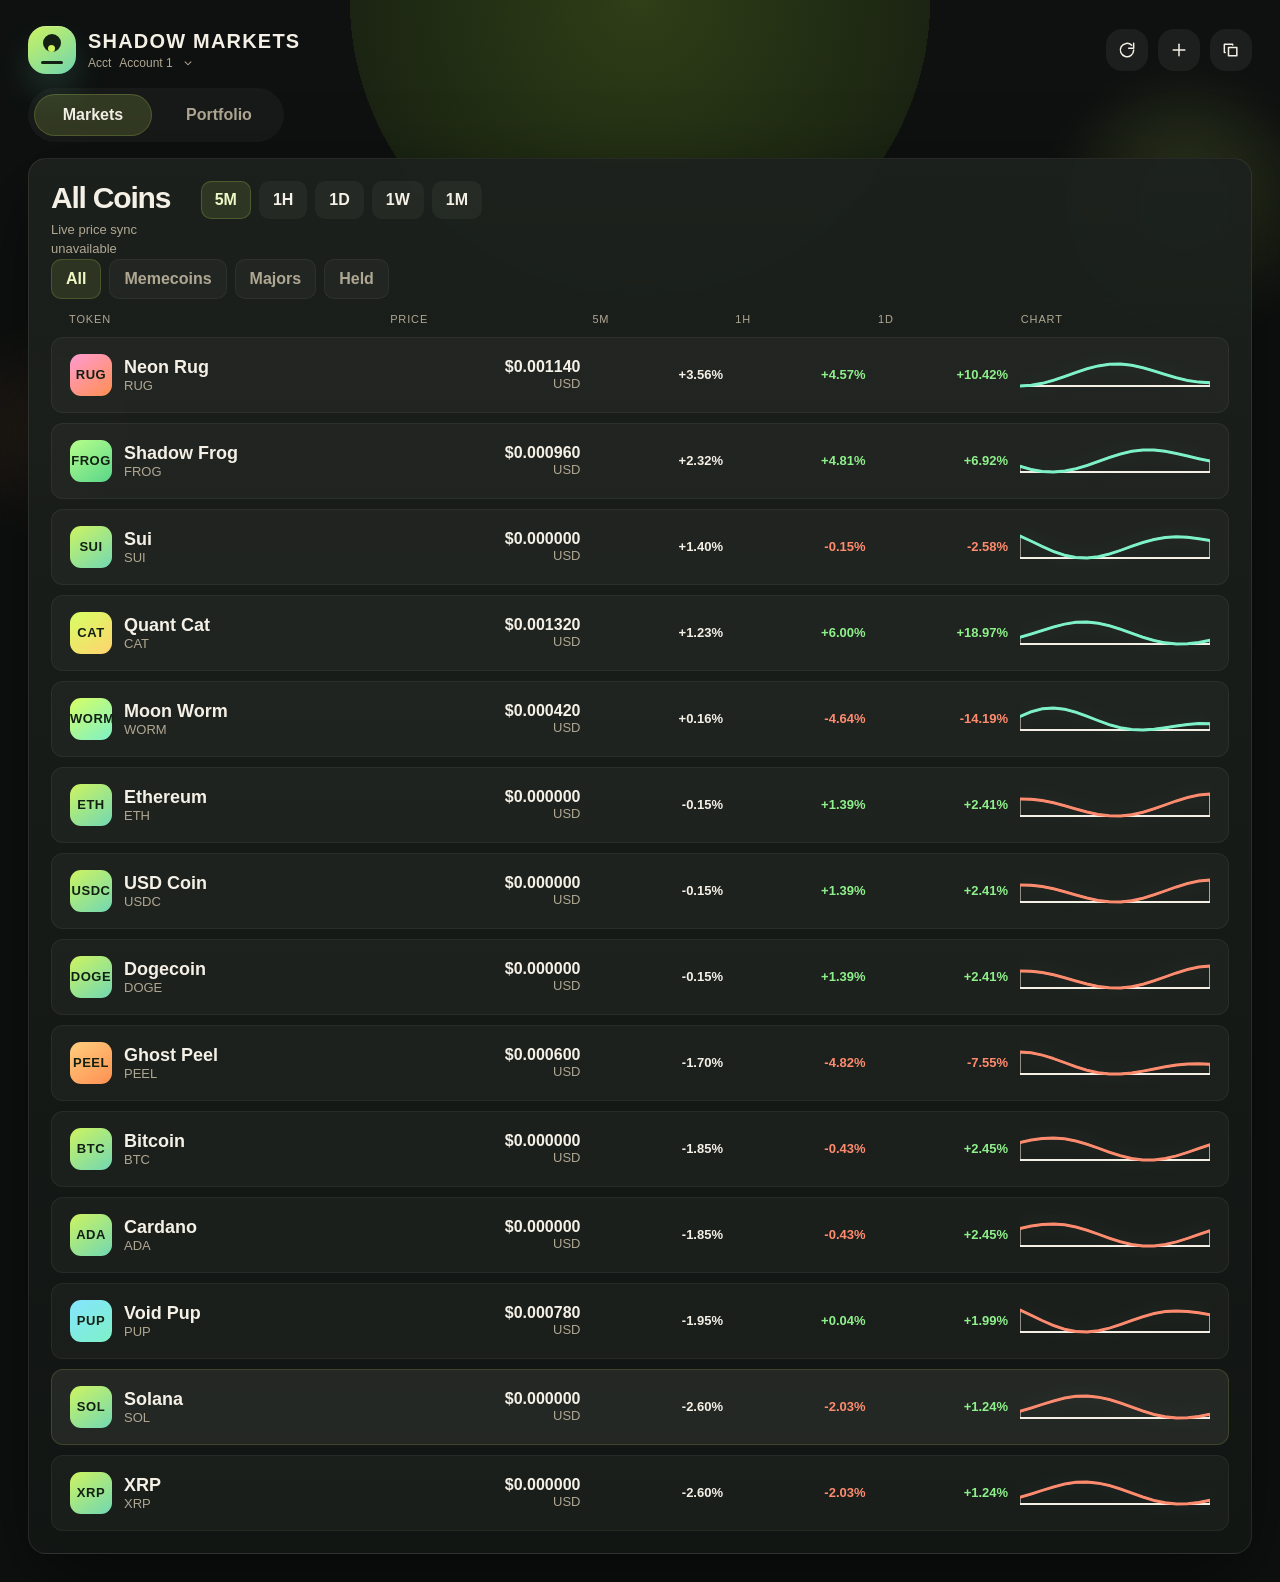
<file: simulator/index.html>
<!doctype html>
<html lang="en">
  <head>
    <meta charset="UTF-8" />
    <meta name="viewport" content="width=device-width, initial-scale=1.0" />
    <meta name="theme-color" content="#0e1110" />
    <title>Shadow Markets</title>
    <link rel="stylesheet" href="styles.css" />
  </head>
  <body>
    <div class="app-shell">
      <div class="ambient ambient-a"></div>
      <div class="ambient ambient-b"></div>

      <header class="topbar">
        <div class="brand">
          <div class="brand-mark"><span></span></div>
          <div>
            <div class="brand-name">Shadow Markets</div>
            <button class="account-switcher" id="accountSwitcherButton" type="button">
              <span id="accountEmoji">Acct</span>
              <span id="accountName">Account 1</span>
              <svg viewBox="0 0 24 24"><path d="m7 10 5 5 5-5"></path></svg>
            </button>
          </div>
        </div>

        <div class="topbar-actions">
          <button class="ghost-icon" id="refreshButton" type="button" title="Refresh prices" aria-label="Refresh prices">
            <svg viewBox="0 0 24 24"><path d="M20 12a8 8 0 1 1-2.34-5.66"></path><path d="M20 4v6h-6"></path></svg>
          </button>
          <button class="ghost-icon" id="seedCashButton" type="button" title="Add cash" aria-label="Add cash">
            <svg viewBox="0 0 24 24"><path d="M12 5v14"></path><path d="M5 12h14"></path></svg>
          </button>
          <button class="ghost-icon" id="copyAddressButton" type="button" title="Copy wallet address" aria-label="Copy wallet address">
            <svg viewBox="0 0 24 24"><path d="M9 9h10v10H9z"></path><path d="M5 15H4V5h10v1"></path></svg>
          </button>
        </div>
      </header>

      <main class="workspace">
        <nav class="app-tabs">
          <button class="app-tab active" id="marketsTabButton" type="button" data-tab="markets">Markets</button>
          <button class="app-tab" id="portfolioTabButton" type="button" data-tab="portfolio">Portfolio</button>
        </nav>

        <section class="tab-view" id="marketsView">
          <div class="market-layout">
            <section class="panel market-panel">
              <div class="panel-header market-header">
                <div>
                  <h1>All Coins</h1>
                  <p id="syncLabel">Waiting for market sync</p>
                </div>
                <div class="timeframe-row" id="timeframeRow">
                  <button class="timeframe-pill active" type="button" data-timeframe="5m">5M</button>
                  <button class="timeframe-pill" type="button" data-timeframe="1h">1H</button>
                  <button class="timeframe-pill" type="button" data-timeframe="1d">1D</button>
                  <button class="timeframe-pill" type="button" data-timeframe="1w">1W</button>
                  <button class="timeframe-pill" type="button" data-timeframe="1m">1M</button>
                </div>
              </div>
              <div class="market-filter-row" id="marketFilterRow">
                <button class="market-filter-chip active" type="button" data-filter="all">All</button>
                <button class="market-filter-chip" type="button" data-filter="memes">Memecoins</button>
                <button class="market-filter-chip" type="button" data-filter="majors">Majors</button>
                <button class="market-filter-chip" type="button" data-filter="held">Held</button>
              </div>
              <div class="market-table-head">
                <span>Token</span>
                <span>Price</span>
                <span>5M</span>
                <span>1H</span>
                <span>1D</span>
                <span>Chart</span>
              </div>
              <div class="coin-list" id="coinList"></div>
            </section>
          </div>
        </section>

        <section class="tab-view hidden" id="portfolioView">
          <div class="portfolio-layout">
            <section class="panel summary-panel">
              <div class="summary-top">
                <div>
                  <div class="summary-label">Portfolio Value</div>
                  <div class="summary-balance" id="portfolioBalance">$0.00</div>
                </div>
                <div class="summary-change-block">
                  <span class="balance-change" id="portfolioChange">$0.00</span>
                  <span class="change-pill" id="portfolioChangePct">0.00%</span>
                </div>
              </div>
              <div class="summary-grid">
                <div class="summary-card">
                  <span>USD Cash</span>
                  <strong id="usdBalance">$0.00</strong>
                </div>
                <div class="summary-card">
                  <span>AUD Cash</span>
                  <strong id="audBalance">$0.00</strong>
                </div>
                <div class="summary-card">
                  <span>Open Positions</span>
                  <strong id="positionCount">0</strong>
                </div>
                <div class="summary-card">
                  <span>24H P/L</span>
                  <strong id="dayPnL">$0.00</strong>
                </div>
              </div>
            </section>

            <section class="panel account-panel">
              <div class="account-card">
                <div class="account-meta">
                  <span class="account-badge" id="accountBadge">Acct</span>
                  <div>
                    <strong id="sidebarAccountName">Account 1</strong>
                    <p id="walletAddress">Shadow...</p>
                  </div>
                </div>
                <button class="secondary-button block-button" id="copySidebarAddressButton" type="button">Copy address</button>
              </div>
              <div class="mini-stats" id="miniStats"></div>
            </section>

            <section class="panel holdings-panel">
              <div class="panel-header">
                <div>
                  <h2>What You Own</h2>
                  <p>Current balances and position values.</p>
                </div>
              </div>
              <div class="holdings-list" id="holdingsList"></div>
            </section>

            <section class="panel history-panel">
              <div class="panel-header">
                <div>
                  <h2>Trade History</h2>
                  <p>Latest trades and rotations.</p>
                </div>
              </div>
              <div class="activity-list" id="activityList"></div>
            </section>
          </div>
        </section>
      </main>
    </div>

    <div class="chart-modal hidden" id="chartModal">
      <div class="chart-modal-backdrop" id="chartModalBackdrop"></div>
      <section class="chart-modal-sheet">
        <div class="chart-modal-head">
          <div id="chartModalHeader"></div>
          <button class="ghost-icon" id="closeChartModalButton" type="button" aria-label="Close full screen chart">
            <svg viewBox="0 0 24 24"><path d="M6 6l12 12"></path><path d="M18 6 6 18"></path></svg>
          </button>
        </div>
        <div class="chart-modal-toolbar">
          <div class="timeframe-row" id="chartModalTimeframeRow">
            <button class="timeframe-pill active" type="button" data-timeframe="5m">5M</button>
            <button class="timeframe-pill" type="button" data-timeframe="1h">1H</button>
            <button class="timeframe-pill" type="button" data-timeframe="1d">1D</button>
            <button class="timeframe-pill" type="button" data-timeframe="1w">1W</button>
            <button class="timeframe-pill" type="button" data-timeframe="1m">1M</button>
          </div>
          <div class="chart-modal-stats" id="chartModalStats"></div>
        </div>
        <div class="chart-modal-body">
          <div class="chart-modal-chart" id="chartModalChart"></div>
          <div class="detail-stats" id="chartDetailStats"></div>
          <form class="trade-form" id="tradeForm">
            <div class="trade-form-head">
              <h2>Trade</h2>
              <p>Buy or rotate into the selected coin.</p>
            </div>

            <label class="flow-label">
              <span>Pay with</span>
              <div class="field-shell">
                <select id="fromAssetSelect"></select>
              </div>
            </label>

            <label class="flow-label">
              <span>Receive</span>
              <div class="field-shell">
                <select id="toAssetSelect"></select>
              </div>
            </label>

            <label class="flow-label">
              <span>Amount</span>
              <div class="amount-shell">
                <input id="tradeAmountInput" inputmode="decimal" placeholder="0" />
                <button class="amount-max-button" id="maxTradeButton" type="button">MAX</button>
              </div>
            </label>

            <div class="trade-preview">
              <div class="preview-row">
                <span>Available</span>
                <strong id="availableBalance">0</strong>
              </div>
              <div class="preview-row">
                <span>Rate</span>
                <strong id="tradeRate">-</strong>
              </div>
              <div class="preview-row">
                <span>You receive</span>
                <strong id="receiveAmount">0</strong>
              </div>
              <div class="preview-row">
                <span>Fee</span>
                <strong id="tradeFee">0.25%</strong>
              </div>
            </div>

            <div class="quick-row">
              <button class="quick-chip" data-quick-amount="250" type="button">$250</button>
              <button class="quick-chip" data-quick-amount="1000" type="button">$1K</button>
              <button class="quick-chip" data-quick-amount="5000" type="button">$5K</button>
            </div>

            <button class="primary-button" type="submit">Trade Now</button>
          </form>
          <section class="chart-transactions">
            <div class="panel-header">
              <div>
                <h2>Transactions</h2>
                <p>Recent fills and rotations for this account.</p>
              </div>
            </div>
            <div class="activity-list" id="chartActivityList"></div>
          </section>
        </div>
      </section>
    </div>

    <div class="toast hidden" id="toast"></div>

    <script src="app.js"></script>
  </body>
</html>
</file>
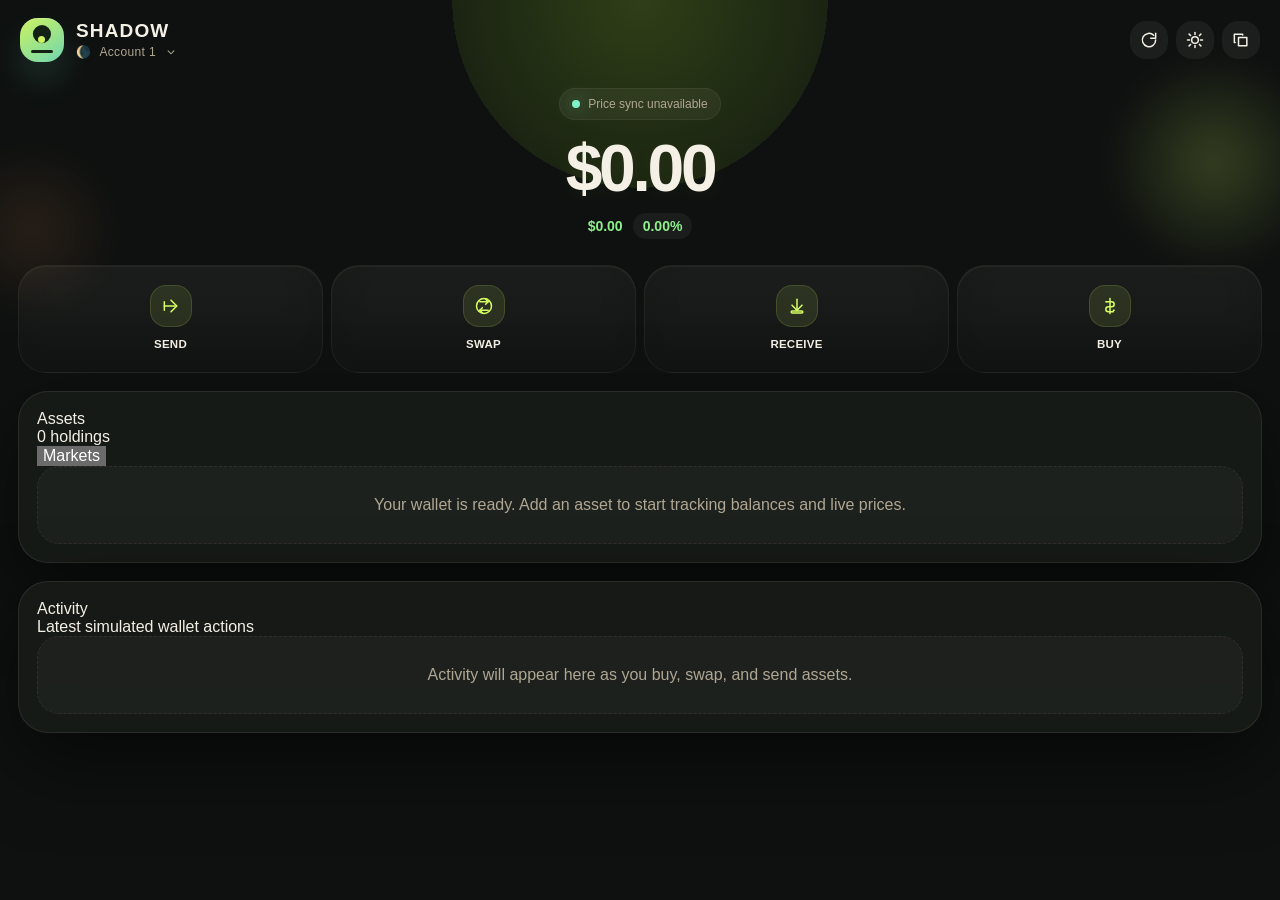
<file: web/index.html>
<!doctype html>
<html lang="en">
  <head>
    <meta charset="UTF-8" />
    <meta name="viewport" content="width=device-width, initial-scale=1.0, viewport-fit=cover" />
    <meta name="theme-color" content="#0e1110" />
    <meta name="apple-mobile-web-app-capable" content="yes" />
    <meta name="apple-mobile-web-app-status-bar-style" content="black-translucent" />
    <title>Shadow Wallet</title>
    <link rel="manifest" href="manifest.webmanifest" />
    <link rel="icon" href="icon.svg" type="image/svg+xml" />
    <link rel="stylesheet" href="styles.css" />
  </head>
  <body>
    <div class="app">
      <div class="ambient ambient-a"></div>
      <div class="ambient ambient-b"></div>

      <header class="topbar">
        <div class="brand">
          <div class="brand-mark">
            <span></span>
          </div>
          <div>
            <div class="brand-name">Shadow</div>
            <button class="account-switcher" id="accountSwitcherButton" type="button">
              <span id="accountEmoji">??</span>
              <span id="accountName">Account 1</span>
              <svg viewBox="0 0 24 24"><path d="m7 10 5 5 5-5"/></svg>
            </button>
          </div>
        </div>
        <div class="topbar-actions">
          <button class="ghost-icon" id="refreshPricesButton" title="Refresh prices" aria-label="Refresh prices">
            <svg viewBox="0 0 24 24"><path d="M20 12a8 8 0 1 1-2.34-5.66"/><path d="M20 4v6h-6"/></svg>
          </button>
          <button class="ghost-icon" id="settingsButton" title="Settings" aria-label="Settings">
            <svg viewBox="0 0 24 24"><path d="M12 3v2.5"></path><path d="M12 18.5V21"></path><path d="m4.93 4.93 1.77 1.77"></path><path d="m17.3 17.3 1.77 1.77"></path><path d="M3 12h2.5"></path><path d="M18.5 12H21"></path><path d="m4.93 19.07 1.77-1.77"></path><path d="m17.3 6.7 1.77-1.77"></path><circle cx="12" cy="12" r="4"></circle></svg>
          </button>
          <button class="ghost-icon" id="copyAddressButton" title="Copy wallet address" aria-label="Copy wallet address">
            <svg viewBox="0 0 24 24"><path d="M9 9h10v10H9z"/><path d="M5 15H4V5h10v1"/></svg>
          </button>
        </div>
      </header>

      <main class="screen">
        <section class="hero">
          <div class="hero-eyebrow">
            <span class="status-dot"></span>
            <span id="syncLabel">Synced just now</span>
          </div>
          <div class="balance" id="totalBalance">$0.00</div>
          <div class="balance-row">
            <span class="balance-change positive" id="totalChangeUsd">$0.00</span>
            <span class="change-pill positive" id="totalChangePct">0.00%</span>
          </div>
        </section>

        <section class="actions">
          <button class="action-card" data-modal="send">
            <span class="action-icon">
              <svg viewBox="0 0 24 24"><path d="M4 12h13"></path><path d="m12 5 7 7-7 7"></path><path d="M4 7v10"></path></svg>
            </span>
            <span>Send</span>
          </button>
          <button class="action-card" data-modal="swap">
            <span class="action-icon">
              <svg viewBox="0 0 24 24"><path d="M7 7h10"></path><path d="m14 4 3 3-3 3"></path><path d="M17 17H7"></path><path d="m10 14-3 3 3 3"></path><circle cx="12" cy="12" r="9"></circle></svg>
            </span>
            <span>Swap</span>
          </button>
          <button class="action-card" data-modal="receive">
            <span class="action-icon">
              <svg viewBox="0 0 24 24"><path d="M12 4v13"></path><path d="m6 11 6 6 6-6"></path><rect x="5" y="18" width="14" height="2.5" rx="1.25"></rect></svg>
            </span>
            <span>Receive</span>
          </button>
          <button class="action-card" data-modal="buy">
            <span class="action-icon">
              <svg viewBox="0 0 24 24"><path d="M12 3v18"></path><path d="M8 7h6a3 3 0 0 1 0 6H10a3 3 0 0 0 0 6h6"></path><path d="M7 7h1"></path><path d="M16 17h1"></path></svg>
            </span>
            <span>Buy</span>
          </button>
        </section>

        <section class="panel">
          <div class="panel-head">
            <div>
              <div class="panel-title">Assets</div>
              <div class="panel-subtitle" id="assetsSubtitle">0 holdings</div>
            </div>
            <button class="ghost-link" id="openMarketsButton" type="button">Markets</button>
          </div>
          <div class="token-list" id="tokenList"></div>
        </section>

        <section class="panel panel-compact">
          <div class="panel-head">
            <div>
              <div class="panel-title">Activity</div>
              <div class="panel-subtitle">Latest simulated wallet actions</div>
            </div>
          </div>
          <div class="activity-list" id="activityList"></div>
        </section>
      </main>

      <div class="modal-root hidden" id="modalRoot">
        <div class="modal-backdrop" id="modalBackdrop"></div>
        <section class="sheet">
          <div class="sheet-head">
            <div class="sheet-head-left">
              <button class="ghost-icon subtle hidden" id="buyBackButton" type="button" aria-label="Go back">
                <svg viewBox="0 0 24 24"><path d="m15 18-6-6 6-6"></path></svg>
              </button>
              <div>
                <div class="sheet-title" id="modalTitle">Buy</div>
                <div class="sheet-subtitle" id="modalSubtitle">Choose an asset to add.</div>
              </div>
            </div>
            <button class="ghost-icon subtle" id="closeModalButton" type="button" aria-label="Close">
              <svg viewBox="0 0 24 24"><path d="M6 6l12 12"></path><path d="M18 6 6 18"></path></svg>
            </button>
          </div>

          <div class="account-view hidden" id="accountView">
            <div class="account-list" id="accountList"></div>
            <form class="create-account-form" id="createAccountForm">
              <label class="flow-label">
                <span>Name</span>
                <div class="field-shell">
                  <input id="accountNameInput" placeholder="Shadow Alpha" />
                </div>
              </label>
              <label class="flow-label">
                <span>Emoji</span>
                <div class="field-shell">
                  <input id="accountEmojiInput" maxlength="2" placeholder="??" />
                </div>
              </label>
              <button class="primary-button" type="submit">Create account</button>
            </form>
          </div>

          <div class="settings-view hidden" id="settingsView">
            <button class="danger-card" id="wipeAccountsButton" type="button">
              <div class="danger-title">Wipe all accounts</div>
              <div class="danger-subtitle">Reset all wallet data and start fresh locally.</div>
            </button>
          </div>

          <div class="buy-flow hidden" id="buyFlow">
            <section class="buy-picker-view" id="buyPickerView">
              <label class="search-shell">
                <svg viewBox="0 0 24 24"><circle cx="11" cy="11" r="6"></circle><path d="m20 20-4.35-4.35"></path></svg>
                <input id="buySearchInput" placeholder="Search assets" />
              </label>

              <div class="buy-section">
                <div class="section-label">Get started</div>
                <div class="featured-grid" id="featuredTokenGrid"></div>
              </div>

              <div class="buy-section">
                <div class="section-label">Popular tokens</div>
                <div class="market-list" id="buyTokenList"></div>
              </div>
            </section>

            <form class="buy-detail-view hidden" id="buyDetailForm">
              <div class="buy-token-hero" id="buyTokenHero"></div>
              <div class="account-chip" id="buyAccountChip"></div>
              <label class="amount-shell">
                <span class="amount-prefix hidden" id="buyAmountPrefix">$</span>
                <input id="buyAmountInput" inputmode="decimal" placeholder="0" />
                <button type="button" class="amount-max-button" id="buyMaxButton">MAX</button>
                <span class="amount-suffix hidden" id="buyAmountSuffix">ETH</span>
              </label>
              <div class="unit-pill-row" id="buyUnitPills">
                <button type="button" class="unit-pill active" data-unit="usd">USD</button>
                <button type="button" class="unit-pill" data-unit="aud">AUD</button>
                <button type="button" class="unit-pill" data-unit="token">ETH</button>
              </div>
              <div class="buy-meta-row">
                <span id="buyReceive">~0 ETH</span>
                <span id="buyQuote">$0.00 / ETH</span>
              </div>
              <div class="quick-amounts">
                <button type="button" class="quick-chip" data-amount="100">$100</button>
                <button type="button" class="quick-chip" data-amount="500">$500</button>
                <button type="button" class="quick-chip" data-amount="1000">$1K</button>
              </div>
              <div class="buy-actions">
                <button type="button" class="secondary-button" id="buyCancelButton">Cancel</button>
                <button class="primary-button" type="submit">Buy</button>
              </div>
            </form>
          </div>

          <form class="flow-form hidden" id="swapForm">
            <section class="swap-stage-view" id="swapFromView">
              <div class="buy-section">
                <div class="section-label">Choose what you have</div>
                <div class="market-list" id="swapFromList"></div>
              </div>
            </section>

            <section class="swap-stage-view hidden" id="swapToView">
              <label class="search-shell">
                <svg viewBox="0 0 24 24"><circle cx="11" cy="11" r="6"></circle><path d="m20 20-4.35-4.35"></path></svg>
                <input id="swapSearchInput" placeholder="Search swap targets" />
              </label>
              <div class="buy-section">
                <div class="section-label">Choose what you want</div>
                <div class="market-list" id="swapToList"></div>
              </div>
            </section>

            <section class="swap-stage-view hidden" id="swapDetailView">
              <div class="flow-hero" id="swapHero"></div>
              <div class="buy-meta-row">
                <span id="swapFromLabel">From</span>
                <span id="swapToLabel">To</span>
              </div>
              <div class="account-chip" id="swapAccountChip"></div>
              <label class="amount-shell">
                <input id="swapAmountInput" inputmode="decimal" placeholder="0" />
                <button type="button" class="amount-max-button" id="swapMaxButton">MAX</button>
              </label>
              <div class="buy-meta-row">
                <span id="swapReceiveLabel">~0</span>
                <span id="swapAvailable">Available 0</span>
              </div>
              <button class="primary-button danger" type="submit">Swap asset</button>
            </section>
          </form>

          <form class="flow-form hidden" id="sendForm">
            <section class="send-stage-view" id="sendAssetView">
              <div class="buy-section">
                <div class="section-label">Choose what to send</div>
                <div class="market-list" id="sendAssetList"></div>
              </div>
            </section>

            <section class="send-stage-view hidden" id="sendDetailView">
              <div class="flow-hero" id="sendHero"></div>
              <label class="address-stack">
                <span>Wallet address</span>
                <div class="field-shell field-shell-inline">
                  <input id="sendAddressInput" placeholder="Enter destination address" />
                  <button class="ghost-icon" id="openAddressBookButton" type="button" aria-label="Open address book">
                    <svg viewBox="0 0 24 24"><path d="M6 4h12a2 2 0 0 1 2 2v12l-4-2-4 2-4-2-4 2V6a2 2 0 0 1 2-2Z"/><path d="M9 9h6"/><path d="M9 13h4"/></svg>
                  </button>
                </div>
              </label>
              <div class="account-chip" id="sendAccountChip"></div>
              <label class="amount-shell">
                <input id="sendAmountInput" inputmode="decimal" placeholder="0" />
                <button type="button" class="amount-max-button" id="sendMaxButton">MAX</button>
              </label>
              <div class="buy-meta-row">
                <span id="sendPreviewLabel">Ready to send</span>
                <span id="sendAvailable">Available 0</span>
              </div>
              <button class="primary-button" type="submit">Send asset</button>
            </section>
          </form>

          <div class="receive-view hidden" id="receiveView">
            <div class="flow-hero" id="receiveHero"></div>
            <div class="qr-shell"><div id="qrCode"></div></div>
            <button class="address-chip" id="receiveAddressButton"></button>
          </div>

          <div class="market-view hidden" id="marketView">
            <div class="market-list" id="marketList"></div>
          </div>

          <div class="address-book-view hidden" id="addressBookView">
            <div class="market-list" id="addressBookList"></div>
          </div>

          <div class="sheet-toast hidden" id="sheetToast"></div>
        </section>
      </div>

      <script src="vendor/qrcode.min.js"></script>
      <script src="app.js"></script>
    </div>
  </body>
</html>
</file>
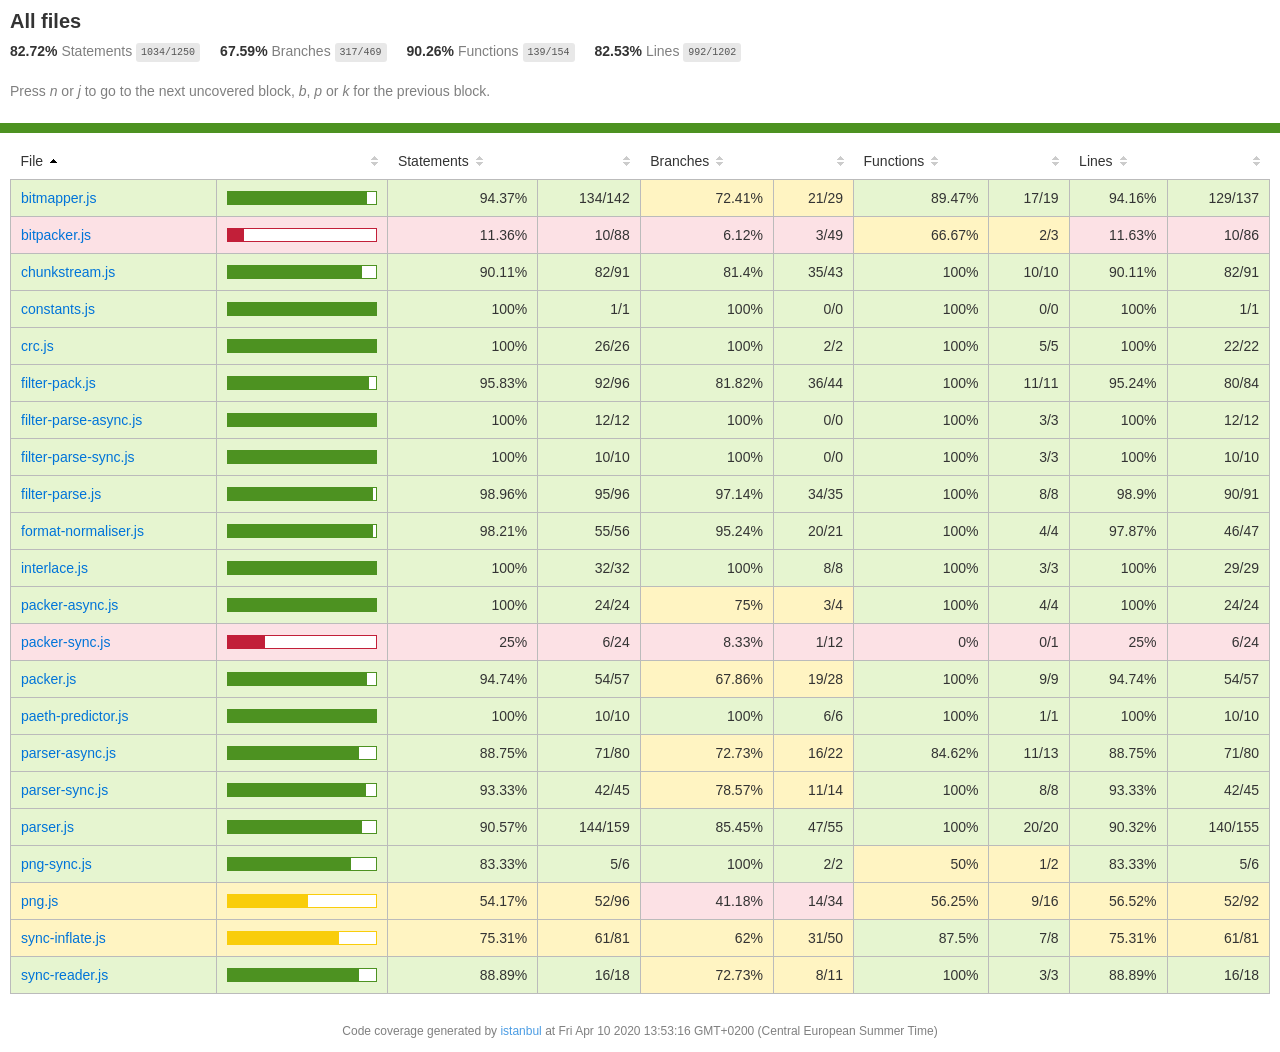
<file: node_modules/pngjs/coverage/lcov-report/index.html>
<!doctype html>
<html lang="en">

<head>
    <title>Code coverage report for All files</title>
    <meta charset="utf-8" />
    <link rel="stylesheet" href="prettify.css" />
    <link rel="stylesheet" href="base.css" />
    <link rel="shortcut icon" type="image/x-icon" href="favicon.png" />
    <meta name="viewport" content="width=device-width, initial-scale=1" />
    <style type='text/css'>
        .coverage-summary .sorter {
            background-image: url(sort-arrow-sprite.png);
        }
    </style>
</head>
    
<body>
<div class='wrapper'>
    <div class='pad1'>
        <h1>All files</h1>
        <div class='clearfix'>
            
            <div class='fl pad1y space-right2'>
                <span class="strong">82.72% </span>
                <span class="quiet">Statements</span>
                <span class='fraction'>1034/1250</span>
            </div>
        
            
            <div class='fl pad1y space-right2'>
                <span class="strong">67.59% </span>
                <span class="quiet">Branches</span>
                <span class='fraction'>317/469</span>
            </div>
        
            
            <div class='fl pad1y space-right2'>
                <span class="strong">90.26% </span>
                <span class="quiet">Functions</span>
                <span class='fraction'>139/154</span>
            </div>
        
            
            <div class='fl pad1y space-right2'>
                <span class="strong">82.53% </span>
                <span class="quiet">Lines</span>
                <span class='fraction'>992/1202</span>
            </div>
        
            
        </div>
        <p class="quiet">
            Press <em>n</em> or <em>j</em> to go to the next uncovered block, <em>b</em>, <em>p</em> or <em>k</em> for the previous block.
        </p>
    </div>
    <div class='status-line high'></div>
    <div class="pad1">
<table class="coverage-summary">
<thead>
<tr>
   <th data-col="file" data-fmt="html" data-html="true" class="file">File</th>
   <th data-col="pic" data-type="number" data-fmt="html" data-html="true" class="pic"></th>
   <th data-col="statements" data-type="number" data-fmt="pct" class="pct">Statements</th>
   <th data-col="statements_raw" data-type="number" data-fmt="html" class="abs"></th>
   <th data-col="branches" data-type="number" data-fmt="pct" class="pct">Branches</th>
   <th data-col="branches_raw" data-type="number" data-fmt="html" class="abs"></th>
   <th data-col="functions" data-type="number" data-fmt="pct" class="pct">Functions</th>
   <th data-col="functions_raw" data-type="number" data-fmt="html" class="abs"></th>
   <th data-col="lines" data-type="number" data-fmt="pct" class="pct">Lines</th>
   <th data-col="lines_raw" data-type="number" data-fmt="html" class="abs"></th>
</tr>
</thead>
<tbody><tr>
	<td class="file high" data-value="bitmapper.js"><a href="bitmapper.js.html">bitmapper.js</a></td>
	<td data-value="94.37" class="pic high">
	<div class="chart"><div class="cover-fill" style="width: 94%"></div><div class="cover-empty" style="width: 6%"></div></div>
	</td>
	<td data-value="94.37" class="pct high">94.37%</td>
	<td data-value="142" class="abs high">134/142</td>
	<td data-value="72.41" class="pct medium">72.41%</td>
	<td data-value="29" class="abs medium">21/29</td>
	<td data-value="89.47" class="pct high">89.47%</td>
	<td data-value="19" class="abs high">17/19</td>
	<td data-value="94.16" class="pct high">94.16%</td>
	<td data-value="137" class="abs high">129/137</td>
	</tr>

<tr>
	<td class="file low" data-value="bitpacker.js"><a href="bitpacker.js.html">bitpacker.js</a></td>
	<td data-value="11.36" class="pic low">
	<div class="chart"><div class="cover-fill" style="width: 11%"></div><div class="cover-empty" style="width: 89%"></div></div>
	</td>
	<td data-value="11.36" class="pct low">11.36%</td>
	<td data-value="88" class="abs low">10/88</td>
	<td data-value="6.12" class="pct low">6.12%</td>
	<td data-value="49" class="abs low">3/49</td>
	<td data-value="66.67" class="pct medium">66.67%</td>
	<td data-value="3" class="abs medium">2/3</td>
	<td data-value="11.63" class="pct low">11.63%</td>
	<td data-value="86" class="abs low">10/86</td>
	</tr>

<tr>
	<td class="file high" data-value="chunkstream.js"><a href="chunkstream.js.html">chunkstream.js</a></td>
	<td data-value="90.11" class="pic high">
	<div class="chart"><div class="cover-fill" style="width: 90%"></div><div class="cover-empty" style="width: 10%"></div></div>
	</td>
	<td data-value="90.11" class="pct high">90.11%</td>
	<td data-value="91" class="abs high">82/91</td>
	<td data-value="81.4" class="pct high">81.4%</td>
	<td data-value="43" class="abs high">35/43</td>
	<td data-value="100" class="pct high">100%</td>
	<td data-value="10" class="abs high">10/10</td>
	<td data-value="90.11" class="pct high">90.11%</td>
	<td data-value="91" class="abs high">82/91</td>
	</tr>

<tr>
	<td class="file high" data-value="constants.js"><a href="constants.js.html">constants.js</a></td>
	<td data-value="100" class="pic high">
	<div class="chart"><div class="cover-fill cover-full" style="width: 100%"></div><div class="cover-empty" style="width: 0%"></div></div>
	</td>
	<td data-value="100" class="pct high">100%</td>
	<td data-value="1" class="abs high">1/1</td>
	<td data-value="100" class="pct high">100%</td>
	<td data-value="0" class="abs high">0/0</td>
	<td data-value="100" class="pct high">100%</td>
	<td data-value="0" class="abs high">0/0</td>
	<td data-value="100" class="pct high">100%</td>
	<td data-value="1" class="abs high">1/1</td>
	</tr>

<tr>
	<td class="file high" data-value="crc.js"><a href="crc.js.html">crc.js</a></td>
	<td data-value="100" class="pic high">
	<div class="chart"><div class="cover-fill cover-full" style="width: 100%"></div><div class="cover-empty" style="width: 0%"></div></div>
	</td>
	<td data-value="100" class="pct high">100%</td>
	<td data-value="26" class="abs high">26/26</td>
	<td data-value="100" class="pct high">100%</td>
	<td data-value="2" class="abs high">2/2</td>
	<td data-value="100" class="pct high">100%</td>
	<td data-value="5" class="abs high">5/5</td>
	<td data-value="100" class="pct high">100%</td>
	<td data-value="22" class="abs high">22/22</td>
	</tr>

<tr>
	<td class="file high" data-value="filter-pack.js"><a href="filter-pack.js.html">filter-pack.js</a></td>
	<td data-value="95.83" class="pic high">
	<div class="chart"><div class="cover-fill" style="width: 95%"></div><div class="cover-empty" style="width: 5%"></div></div>
	</td>
	<td data-value="95.83" class="pct high">95.83%</td>
	<td data-value="96" class="abs high">92/96</td>
	<td data-value="81.82" class="pct high">81.82%</td>
	<td data-value="44" class="abs high">36/44</td>
	<td data-value="100" class="pct high">100%</td>
	<td data-value="11" class="abs high">11/11</td>
	<td data-value="95.24" class="pct high">95.24%</td>
	<td data-value="84" class="abs high">80/84</td>
	</tr>

<tr>
	<td class="file high" data-value="filter-parse-async.js"><a href="filter-parse-async.js.html">filter-parse-async.js</a></td>
	<td data-value="100" class="pic high">
	<div class="chart"><div class="cover-fill cover-full" style="width: 100%"></div><div class="cover-empty" style="width: 0%"></div></div>
	</td>
	<td data-value="100" class="pct high">100%</td>
	<td data-value="12" class="abs high">12/12</td>
	<td data-value="100" class="pct high">100%</td>
	<td data-value="0" class="abs high">0/0</td>
	<td data-value="100" class="pct high">100%</td>
	<td data-value="3" class="abs high">3/3</td>
	<td data-value="100" class="pct high">100%</td>
	<td data-value="12" class="abs high">12/12</td>
	</tr>

<tr>
	<td class="file high" data-value="filter-parse-sync.js"><a href="filter-parse-sync.js.html">filter-parse-sync.js</a></td>
	<td data-value="100" class="pic high">
	<div class="chart"><div class="cover-fill cover-full" style="width: 100%"></div><div class="cover-empty" style="width: 0%"></div></div>
	</td>
	<td data-value="100" class="pct high">100%</td>
	<td data-value="10" class="abs high">10/10</td>
	<td data-value="100" class="pct high">100%</td>
	<td data-value="0" class="abs high">0/0</td>
	<td data-value="100" class="pct high">100%</td>
	<td data-value="3" class="abs high">3/3</td>
	<td data-value="100" class="pct high">100%</td>
	<td data-value="10" class="abs high">10/10</td>
	</tr>

<tr>
	<td class="file high" data-value="filter-parse.js"><a href="filter-parse.js.html">filter-parse.js</a></td>
	<td data-value="98.96" class="pic high">
	<div class="chart"><div class="cover-fill" style="width: 98%"></div><div class="cover-empty" style="width: 2%"></div></div>
	</td>
	<td data-value="98.96" class="pct high">98.96%</td>
	<td data-value="96" class="abs high">95/96</td>
	<td data-value="97.14" class="pct high">97.14%</td>
	<td data-value="35" class="abs high">34/35</td>
	<td data-value="100" class="pct high">100%</td>
	<td data-value="8" class="abs high">8/8</td>
	<td data-value="98.9" class="pct high">98.9%</td>
	<td data-value="91" class="abs high">90/91</td>
	</tr>

<tr>
	<td class="file high" data-value="format-normaliser.js"><a href="format-normaliser.js.html">format-normaliser.js</a></td>
	<td data-value="98.21" class="pic high">
	<div class="chart"><div class="cover-fill" style="width: 98%"></div><div class="cover-empty" style="width: 2%"></div></div>
	</td>
	<td data-value="98.21" class="pct high">98.21%</td>
	<td data-value="56" class="abs high">55/56</td>
	<td data-value="95.24" class="pct high">95.24%</td>
	<td data-value="21" class="abs high">20/21</td>
	<td data-value="100" class="pct high">100%</td>
	<td data-value="4" class="abs high">4/4</td>
	<td data-value="97.87" class="pct high">97.87%</td>
	<td data-value="47" class="abs high">46/47</td>
	</tr>

<tr>
	<td class="file high" data-value="interlace.js"><a href="interlace.js.html">interlace.js</a></td>
	<td data-value="100" class="pic high">
	<div class="chart"><div class="cover-fill cover-full" style="width: 100%"></div><div class="cover-empty" style="width: 0%"></div></div>
	</td>
	<td data-value="100" class="pct high">100%</td>
	<td data-value="32" class="abs high">32/32</td>
	<td data-value="100" class="pct high">100%</td>
	<td data-value="8" class="abs high">8/8</td>
	<td data-value="100" class="pct high">100%</td>
	<td data-value="3" class="abs high">3/3</td>
	<td data-value="100" class="pct high">100%</td>
	<td data-value="29" class="abs high">29/29</td>
	</tr>

<tr>
	<td class="file high" data-value="packer-async.js"><a href="packer-async.js.html">packer-async.js</a></td>
	<td data-value="100" class="pic high">
	<div class="chart"><div class="cover-fill cover-full" style="width: 100%"></div><div class="cover-empty" style="width: 0%"></div></div>
	</td>
	<td data-value="100" class="pct high">100%</td>
	<td data-value="24" class="abs high">24/24</td>
	<td data-value="75" class="pct medium">75%</td>
	<td data-value="4" class="abs medium">3/4</td>
	<td data-value="100" class="pct high">100%</td>
	<td data-value="4" class="abs high">4/4</td>
	<td data-value="100" class="pct high">100%</td>
	<td data-value="24" class="abs high">24/24</td>
	</tr>

<tr>
	<td class="file low" data-value="packer-sync.js"><a href="packer-sync.js.html">packer-sync.js</a></td>
	<td data-value="25" class="pic low">
	<div class="chart"><div class="cover-fill" style="width: 25%"></div><div class="cover-empty" style="width: 75%"></div></div>
	</td>
	<td data-value="25" class="pct low">25%</td>
	<td data-value="24" class="abs low">6/24</td>
	<td data-value="8.33" class="pct low">8.33%</td>
	<td data-value="12" class="abs low">1/12</td>
	<td data-value="0" class="pct low">0%</td>
	<td data-value="1" class="abs low">0/1</td>
	<td data-value="25" class="pct low">25%</td>
	<td data-value="24" class="abs low">6/24</td>
	</tr>

<tr>
	<td class="file high" data-value="packer.js"><a href="packer.js.html">packer.js</a></td>
	<td data-value="94.74" class="pic high">
	<div class="chart"><div class="cover-fill" style="width: 94%"></div><div class="cover-empty" style="width: 6%"></div></div>
	</td>
	<td data-value="94.74" class="pct high">94.74%</td>
	<td data-value="57" class="abs high">54/57</td>
	<td data-value="67.86" class="pct medium">67.86%</td>
	<td data-value="28" class="abs medium">19/28</td>
	<td data-value="100" class="pct high">100%</td>
	<td data-value="9" class="abs high">9/9</td>
	<td data-value="94.74" class="pct high">94.74%</td>
	<td data-value="57" class="abs high">54/57</td>
	</tr>

<tr>
	<td class="file high" data-value="paeth-predictor.js"><a href="paeth-predictor.js.html">paeth-predictor.js</a></td>
	<td data-value="100" class="pic high">
	<div class="chart"><div class="cover-fill cover-full" style="width: 100%"></div><div class="cover-empty" style="width: 0%"></div></div>
	</td>
	<td data-value="100" class="pct high">100%</td>
	<td data-value="10" class="abs high">10/10</td>
	<td data-value="100" class="pct high">100%</td>
	<td data-value="6" class="abs high">6/6</td>
	<td data-value="100" class="pct high">100%</td>
	<td data-value="1" class="abs high">1/1</td>
	<td data-value="100" class="pct high">100%</td>
	<td data-value="10" class="abs high">10/10</td>
	</tr>

<tr>
	<td class="file high" data-value="parser-async.js"><a href="parser-async.js.html">parser-async.js</a></td>
	<td data-value="88.75" class="pic high">
	<div class="chart"><div class="cover-fill" style="width: 88%"></div><div class="cover-empty" style="width: 12%"></div></div>
	</td>
	<td data-value="88.75" class="pct high">88.75%</td>
	<td data-value="80" class="abs high">71/80</td>
	<td data-value="72.73" class="pct medium">72.73%</td>
	<td data-value="22" class="abs medium">16/22</td>
	<td data-value="84.62" class="pct high">84.62%</td>
	<td data-value="13" class="abs high">11/13</td>
	<td data-value="88.75" class="pct high">88.75%</td>
	<td data-value="80" class="abs high">71/80</td>
	</tr>

<tr>
	<td class="file high" data-value="parser-sync.js"><a href="parser-sync.js.html">parser-sync.js</a></td>
	<td data-value="93.33" class="pic high">
	<div class="chart"><div class="cover-fill" style="width: 93%"></div><div class="cover-empty" style="width: 7%"></div></div>
	</td>
	<td data-value="93.33" class="pct high">93.33%</td>
	<td data-value="45" class="abs high">42/45</td>
	<td data-value="78.57" class="pct medium">78.57%</td>
	<td data-value="14" class="abs medium">11/14</td>
	<td data-value="100" class="pct high">100%</td>
	<td data-value="8" class="abs high">8/8</td>
	<td data-value="93.33" class="pct high">93.33%</td>
	<td data-value="45" class="abs high">42/45</td>
	</tr>

<tr>
	<td class="file high" data-value="parser.js"><a href="parser.js.html">parser.js</a></td>
	<td data-value="90.57" class="pic high">
	<div class="chart"><div class="cover-fill" style="width: 90%"></div><div class="cover-empty" style="width: 10%"></div></div>
	</td>
	<td data-value="90.57" class="pct high">90.57%</td>
	<td data-value="159" class="abs high">144/159</td>
	<td data-value="85.45" class="pct high">85.45%</td>
	<td data-value="55" class="abs high">47/55</td>
	<td data-value="100" class="pct high">100%</td>
	<td data-value="20" class="abs high">20/20</td>
	<td data-value="90.32" class="pct high">90.32%</td>
	<td data-value="155" class="abs high">140/155</td>
	</tr>

<tr>
	<td class="file high" data-value="png-sync.js"><a href="png-sync.js.html">png-sync.js</a></td>
	<td data-value="83.33" class="pic high">
	<div class="chart"><div class="cover-fill" style="width: 83%"></div><div class="cover-empty" style="width: 17%"></div></div>
	</td>
	<td data-value="83.33" class="pct high">83.33%</td>
	<td data-value="6" class="abs high">5/6</td>
	<td data-value="100" class="pct high">100%</td>
	<td data-value="2" class="abs high">2/2</td>
	<td data-value="50" class="pct medium">50%</td>
	<td data-value="2" class="abs medium">1/2</td>
	<td data-value="83.33" class="pct high">83.33%</td>
	<td data-value="6" class="abs high">5/6</td>
	</tr>

<tr>
	<td class="file medium" data-value="png.js"><a href="png.js.html">png.js</a></td>
	<td data-value="54.17" class="pic medium">
	<div class="chart"><div class="cover-fill" style="width: 54%"></div><div class="cover-empty" style="width: 46%"></div></div>
	</td>
	<td data-value="54.17" class="pct medium">54.17%</td>
	<td data-value="96" class="abs medium">52/96</td>
	<td data-value="41.18" class="pct low">41.18%</td>
	<td data-value="34" class="abs low">14/34</td>
	<td data-value="56.25" class="pct medium">56.25%</td>
	<td data-value="16" class="abs medium">9/16</td>
	<td data-value="56.52" class="pct medium">56.52%</td>
	<td data-value="92" class="abs medium">52/92</td>
	</tr>

<tr>
	<td class="file medium" data-value="sync-inflate.js"><a href="sync-inflate.js.html">sync-inflate.js</a></td>
	<td data-value="75.31" class="pic medium">
	<div class="chart"><div class="cover-fill" style="width: 75%"></div><div class="cover-empty" style="width: 25%"></div></div>
	</td>
	<td data-value="75.31" class="pct medium">75.31%</td>
	<td data-value="81" class="abs medium">61/81</td>
	<td data-value="62" class="pct medium">62%</td>
	<td data-value="50" class="abs medium">31/50</td>
	<td data-value="87.5" class="pct high">87.5%</td>
	<td data-value="8" class="abs high">7/8</td>
	<td data-value="75.31" class="pct medium">75.31%</td>
	<td data-value="81" class="abs medium">61/81</td>
	</tr>

<tr>
	<td class="file high" data-value="sync-reader.js"><a href="sync-reader.js.html">sync-reader.js</a></td>
	<td data-value="88.89" class="pic high">
	<div class="chart"><div class="cover-fill" style="width: 88%"></div><div class="cover-empty" style="width: 12%"></div></div>
	</td>
	<td data-value="88.89" class="pct high">88.89%</td>
	<td data-value="18" class="abs high">16/18</td>
	<td data-value="72.73" class="pct medium">72.73%</td>
	<td data-value="11" class="abs medium">8/11</td>
	<td data-value="100" class="pct high">100%</td>
	<td data-value="3" class="abs high">3/3</td>
	<td data-value="88.89" class="pct high">88.89%</td>
	<td data-value="18" class="abs high">16/18</td>
	</tr>

</tbody>
</table>
</div>
                <div class='push'></div><!-- for sticky footer -->
            </div><!-- /wrapper -->
            <div class='footer quiet pad2 space-top1 center small'>
                Code coverage generated by
                <a href="https://istanbul.js.org/" target="_blank">istanbul</a>
                at Fri Apr 10 2020 13:53:16 GMT+0200 (Central European Summer Time)
            </div>
        </div>
        <script src="prettify.js"></script>
        <script>
            window.onload = function () {
                prettyPrint();
            };
        </script>
        <script src="sorter.js"></script>
        <script src="block-navigation.js"></script>
    </body>
</html>
</file>
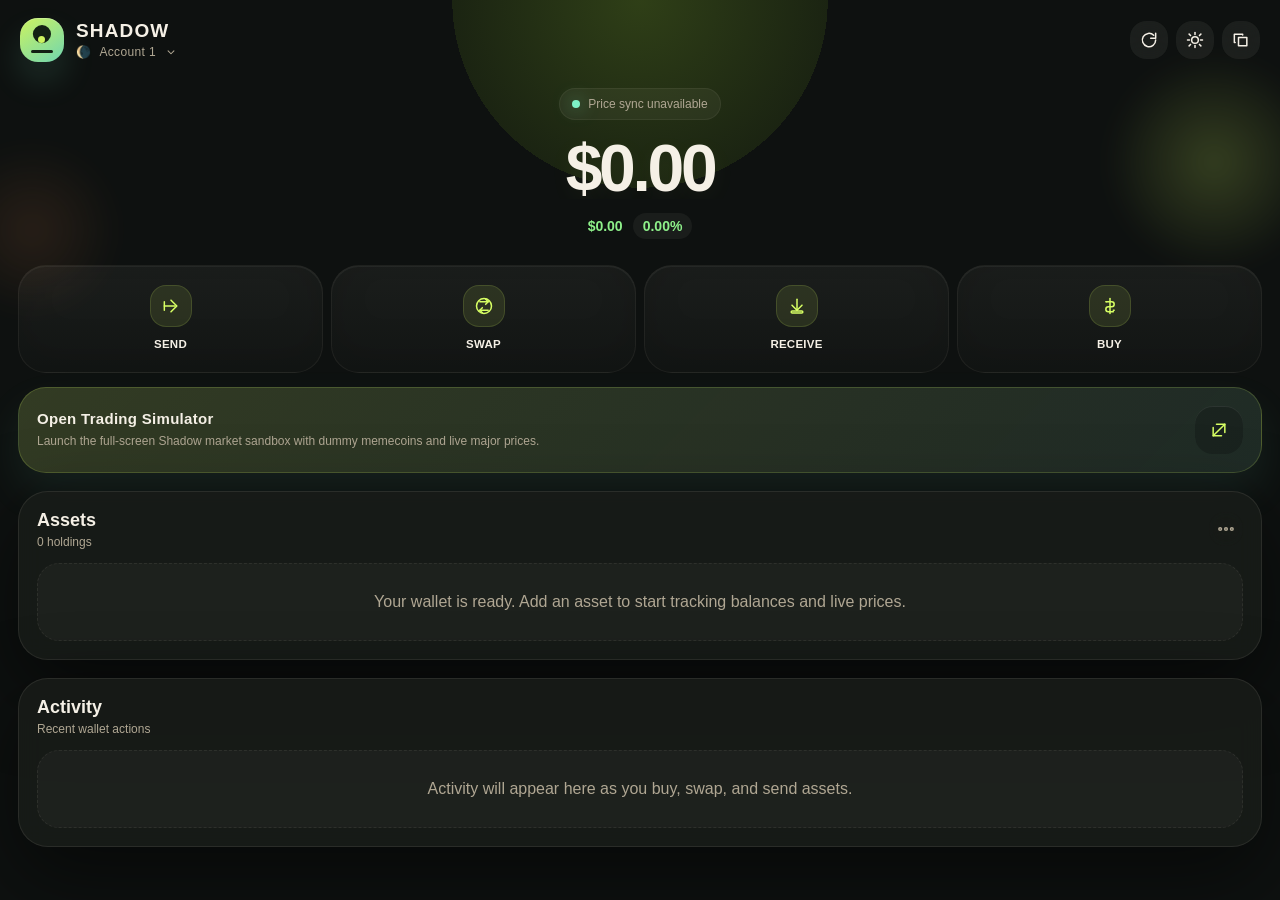
<file: popup.html>
<!doctype html>
<html lang="en">
  <head>
    <meta charset="UTF-8" />
    <meta name="viewport" content="width=device-width, initial-scale=1.0" />
    <title>Shadow</title>
    <link rel="stylesheet" href="popup.css" />
  </head>
  <body>
    <div class="app">
      <div class="ambient ambient-a"></div>
      <div class="ambient ambient-b"></div>

      <header class="topbar">
        <div class="brand">
          <div class="brand-mark">
            <span></span>
          </div>
          <div>
            <div class="brand-name">Shadow</div>
            <button class="account-switcher" id="accountSwitcherButton" type="button">
              <span id="accountEmoji">🌘</span>
              <span id="accountName">Account 1</span>
              <svg viewBox="0 0 24 24"><path d="m7 10 5 5 5-5"/></svg>
            </button>
          </div>
        </div>
        <div class="topbar-actions">
          <button class="ghost-icon" id="refreshPricesButton" title="Refresh prices" aria-label="Refresh prices">
            <svg viewBox="0 0 24 24"><path d="M20 12a8 8 0 1 1-2.34-5.66"/><path d="M20 4v6h-6"/></svg>
          </button>
          <button class="ghost-icon" id="settingsButton" title="Settings" aria-label="Settings">
            <svg viewBox="0 0 24 24"><path d="M12 3v2.5"></path><path d="M12 18.5V21"></path><path d="m4.93 4.93 1.77 1.77"></path><path d="m17.3 17.3 1.77 1.77"></path><path d="M3 12h2.5"></path><path d="M18.5 12H21"></path><path d="m4.93 19.07 1.77-1.77"></path><path d="m17.3 6.7 1.77-1.77"></path><circle cx="12" cy="12" r="4"></circle></svg>
          </button>
          <button class="ghost-icon" id="copyAddressButton" title="Copy wallet address" aria-label="Copy wallet address">
            <svg viewBox="0 0 24 24"><path d="M9 9h10v10H9z"/><path d="M5 15H4V5h10v1"/></svg>
          </button>
        </div>
      </header>

      <main class="screen">
        <section class="hero">
          <div class="hero-eyebrow">
            <span class="status-dot"></span>
            <span id="syncLabel">Synced just now</span>
          </div>
          <div class="balance" id="totalBalance">$0.00</div>
          <div class="balance-row">
            <span class="balance-change positive" id="totalChangeUsd">$0.00</span>
            <span class="change-pill positive" id="totalChangePct">0.00%</span>
          </div>
        </section>

        <section class="actions">
          <button class="action-card" data-modal="send">
            <span class="action-icon">
              <svg viewBox="0 0 24 24"><path d="M4 12h13"></path><path d="m12 5 7 7-7 7"></path><path d="M4 7v10"></path></svg>
            </span>
            <span>Send</span>
          </button>
          <button class="action-card" data-modal="swap">
            <span class="action-icon">
              <svg viewBox="0 0 24 24"><path d="M7 7h10"></path><path d="m14 4 3 3-3 3"></path><path d="M17 17H7"></path><path d="m10 14-3 3 3 3"></path><circle cx="12" cy="12" r="9"></circle></svg>
            </span>
            <span>Swap</span>
          </button>
          <button class="action-card" data-modal="receive">
            <span class="action-icon">
              <svg viewBox="0 0 24 24"><path d="M12 4v13"></path><path d="m6 11 6 6 6-6"></path><rect x="5" y="18" width="14" height="2.5" rx="1.25"></rect></svg>
            </span>
            <span>Receive</span>
          </button>
          <button class="action-card" data-modal="buy">
            <span class="action-icon">
              <svg viewBox="0 0 24 24"><path d="M12 3v18"></path><path d="M8 7h6a3 3 0 0 1 0 6H10a3 3 0 0 0 0 6h6"></path><path d="M7 7h1"></path><path d="M16 17h1"></path></svg>
            </span>
            <span>Buy</span>
          </button>
        </section>

        <section class="simulator-launch">
          <button class="simulator-card" id="openSimulatorButton" type="button">
            <span class="simulator-card-copy">
              <strong>Open Trading Simulator</strong>
              <span>Launch the full-screen Shadow market sandbox with dummy memecoins and live major prices.</span>
            </span>
            <span class="simulator-card-icon" aria-hidden="true">
              <svg viewBox="0 0 24 24"><path d="M5 19 19 5"></path><path d="M9 5h10v10"></path><path d="M5 9v10h10"></path></svg>
            </span>
          </button>
        </section>

        <section class="panel">
          <div class="panel-header">
            <div>
              <h1>Assets</h1>
              <p id="assetsSubtitle">0 holdings</p>
            </div>
            <button class="ghost-icon subtle" id="openMarketsButton" title="Market list" aria-label="Open market list">
              <svg viewBox="0 0 24 24"><circle cx="5" cy="12" r="1.6"/><circle cx="12" cy="12" r="1.6"/><circle cx="19" cy="12" r="1.6"/></svg>
            </button>
          </div>
          <div class="token-list" id="tokenList"></div>
        </section>

        <section class="panel activity-panel">
          <div class="panel-header">
            <div>
              <h1>Activity</h1>
              <p>Recent wallet actions</p>
            </div>
          </div>
          <div class="activity-list" id="activityList"></div>
        </section>
      </main>
    </div>

    <div class="modal-root hidden" id="modalRoot">
      <div class="backdrop" id="modalBackdrop"></div>
      <section class="sheet" id="modalSheet">
        <div class="sheet-head">
          <button class="ghost-icon hidden" id="buyBackButton" aria-label="Go back">
            <svg viewBox="0 0 24 24"><path d="m15 18-6-6 6-6"/></svg>
          </button>
          <div>
            <h2 id="modalTitle"></h2>
            <p id="modalSubtitle"></p>
          </div>
          <button class="ghost-icon" id="closeModalButton" aria-label="Close">
            <svg viewBox="0 0 24 24"><path d="M6 6l12 12M18 6 6 18"/></svg>
          </button>
        </div>

        <div class="sheet-body">
          <div class="account-view hidden" id="accountView">
            <div class="account-list" id="accountList"></div>
            <form class="create-account-card" id="createAccountForm">
              <div class="section-label">Create account</div>
              <label class="flow-label">
                <span>Name</span>
                <div class="field-shell">
                  <input id="accountNameInput" maxlength="24" placeholder="Weekend Wallet" />
                </div>
              </label>
              <label class="flow-label">
                <span>Emoji</span>
                <div class="field-shell">
                  <input id="accountEmojiInput" maxlength="2" placeholder="🌙" />
                </div>
              </label>
              <button class="primary-button" type="submit">Create account</button>
            </form>
          </div>

          <div class="settings-view hidden" id="settingsView">
            <div class="create-account-card">
              <div class="section-label">Reset wallet</div>
              <div class="market-meta">Wipe every account, balance, activity item, and saved address, then create a fresh default account.</div>
              <button class="primary-button danger" id="wipeAccountsButton" type="button">Wipe all accounts</button>
            </div>
          </div>

          <div class="buy-flow hidden" id="buyFlow">
            <section class="buy-picker-view" id="buyPickerView">
              <label class="search-shell">
                <svg viewBox="0 0 24 24"><circle cx="11" cy="11" r="6"></circle><path d="m20 20-4.35-4.35"></path></svg>
                <input id="buySearchInput" placeholder="Search assets" />
              </label>

              <div class="buy-section">
                <div class="section-label">Get started</div>
                <div class="featured-grid" id="featuredTokenGrid"></div>
              </div>

              <div class="buy-section">
                <div class="section-label">Popular tokens</div>
                <div class="market-list" id="buyTokenList"></div>
              </div>
            </section>

            <form class="buy-detail-view hidden" id="buyDetailForm">
              <div class="buy-token-hero" id="buyTokenHero"></div>
              <div class="account-chip" id="buyAccountChip"></div>
              <label class="amount-shell">
                <span class="amount-prefix hidden" id="buyAmountPrefix">$</span>
                <input id="buyAmountInput" inputmode="decimal" placeholder="0" />
                <button type="button" class="amount-max-button" id="buyMaxButton">MAX</button>
                <span class="amount-suffix hidden" id="buyAmountSuffix">ETH</span>
              </label>
              <div class="unit-pill-row" id="buyUnitPills">
                <button type="button" class="unit-pill active" data-unit="usd">USD</button>
                <button type="button" class="unit-pill" data-unit="aud">AUD</button>
                <button type="button" class="unit-pill" data-unit="token">ETH</button>
              </div>
              <div class="buy-meta-row">
                <span id="buyReceive">~0 ETH</span>
                <span id="buyQuote">$0.00 / ETH</span>
              </div>
              <div class="quick-amounts">
                <button type="button" class="quick-chip" data-amount="100">$100</button>
                <button type="button" class="quick-chip" data-amount="500">$500</button>
                <button type="button" class="quick-chip" data-amount="1000">$1K</button>
              </div>
              <div class="buy-actions">
                <button type="button" class="secondary-button" id="buyCancelButton">Cancel</button>
                <button class="primary-button" type="submit">Buy</button>
              </div>
            </form>
          </div>

          <form class="flow-form hidden" id="swapForm">
            <section class="swap-stage-view" id="swapFromView">
              <div class="buy-section">
                <div class="section-label">Choose what you have</div>
                <div class="market-list" id="swapFromList"></div>
              </div>
            </section>

            <section class="swap-stage-view hidden" id="swapToView">
              <label class="search-shell">
                <svg viewBox="0 0 24 24"><circle cx="11" cy="11" r="6"></circle><path d="m20 20-4.35-4.35"></path></svg>
                <input id="swapSearchInput" placeholder="Search swap targets" />
              </label>
              <div class="buy-section">
                <div class="section-label">Choose what you want</div>
                <div class="market-list" id="swapToList"></div>
              </div>
            </section>

            <section class="swap-stage-view hidden" id="swapDetailView">
              <div class="flow-hero" id="swapHero"></div>
              <div class="buy-meta-row">
                <span id="swapFromLabel">From</span>
                <span id="swapToLabel">To</span>
              </div>
              <div class="account-chip" id="swapAccountChip"></div>
              <label class="amount-shell">
                <input id="swapAmountInput" inputmode="decimal" placeholder="0" />
                <button type="button" class="amount-max-button" id="swapMaxButton">MAX</button>
              </label>
              <div class="buy-meta-row">
                <span id="swapReceiveLabel">~0</span>
                <span id="swapAvailable">Available 0</span>
              </div>
              <button class="primary-button danger" type="submit">Swap asset</button>
            </section>
          </form>

          <form class="flow-form hidden" id="sendForm">
            <section class="send-stage-view" id="sendAssetView">
              <div class="buy-section">
                <div class="section-label">Choose what to send</div>
                <div class="market-list" id="sendAssetList"></div>
              </div>
            </section>

            <section class="send-stage-view hidden" id="sendDetailView">
              <div class="flow-hero" id="sendHero"></div>
              <label class="address-stack">
                <span>Wallet address</span>
                <div class="field-shell field-shell-inline">
                  <input id="sendAddressInput" placeholder="Enter destination address" />
                  <button class="ghost-icon" id="openAddressBookButton" type="button" aria-label="Open address book">
                    <svg viewBox="0 0 24 24"><path d="M6 4h12a2 2 0 0 1 2 2v12l-4-2-4 2-4-2-4 2V6a2 2 0 0 1 2-2Z"/><path d="M9 9h6"/><path d="M9 13h4"/></svg>
                  </button>
                </div>
              </label>
              <div class="account-chip" id="sendAccountChip"></div>
              <label class="amount-shell">
                <input id="sendAmountInput" inputmode="decimal" placeholder="0" />
                <button type="button" class="amount-max-button" id="sendMaxButton">MAX</button>
              </label>
              <div class="buy-meta-row">
                <span id="sendPreviewLabel">Ready to send</span>
                <span id="sendAvailable">Available 0</span>
              </div>
              <button class="primary-button" type="submit">Send asset</button>
            </section>
          </form>

          <div class="receive-view hidden" id="receiveView">
            <div class="flow-hero" id="receiveHero"></div>
            <div class="qr-shell"><div id="qrCode"></div></div>
            <button class="address-chip" id="receiveAddressButton"></button>
          </div>

          <div class="market-view hidden" id="marketView">
            <div class="market-list" id="marketList"></div>
          </div>

          <div class="address-book-view hidden" id="addressBookView">
            <div class="section-label">Address book</div>
            <div class="market-list" id="addressBookList"></div>
          </div>
        </div>

        <div class="sheet-toast hidden" id="sheetToast"></div>
      </section>
    </div>

    <script src="vendor/qrcode.min.js"></script>
    <script src="popup.js"></script>
  </body>
</html>
</file>
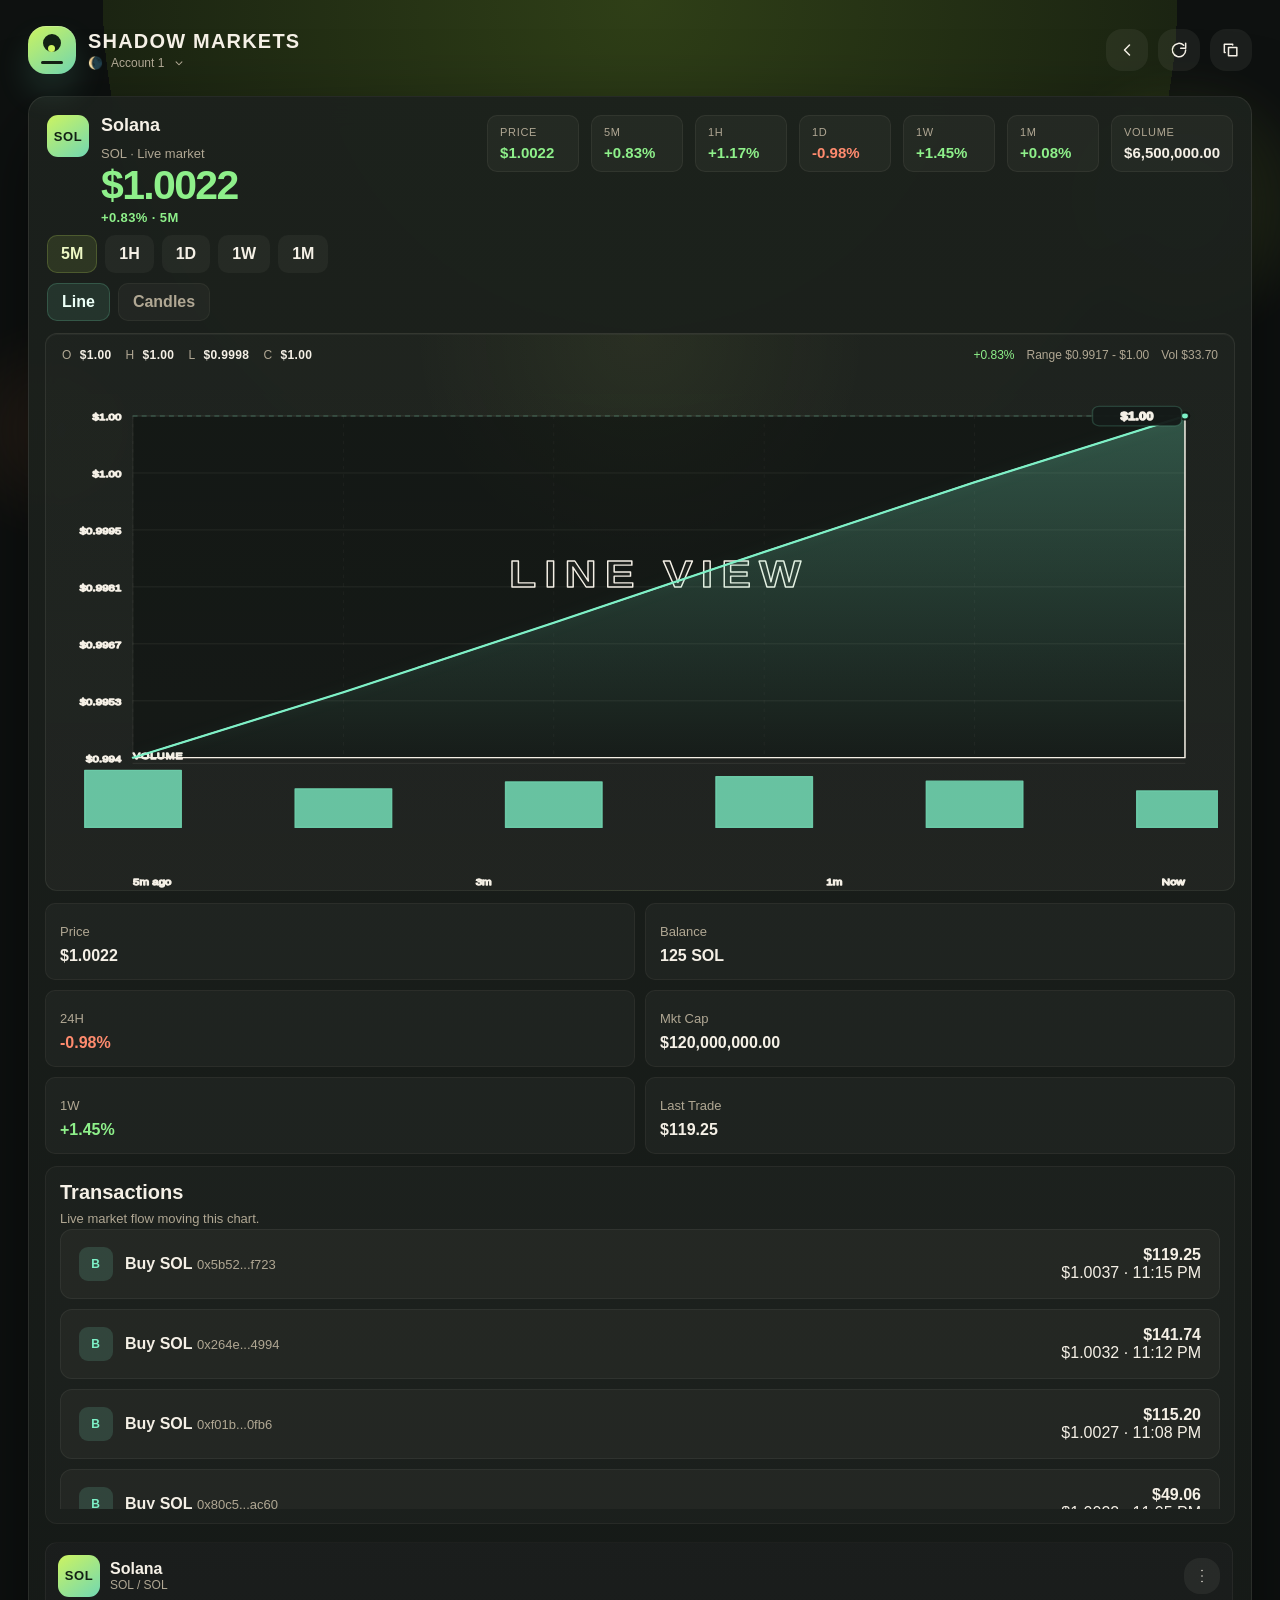
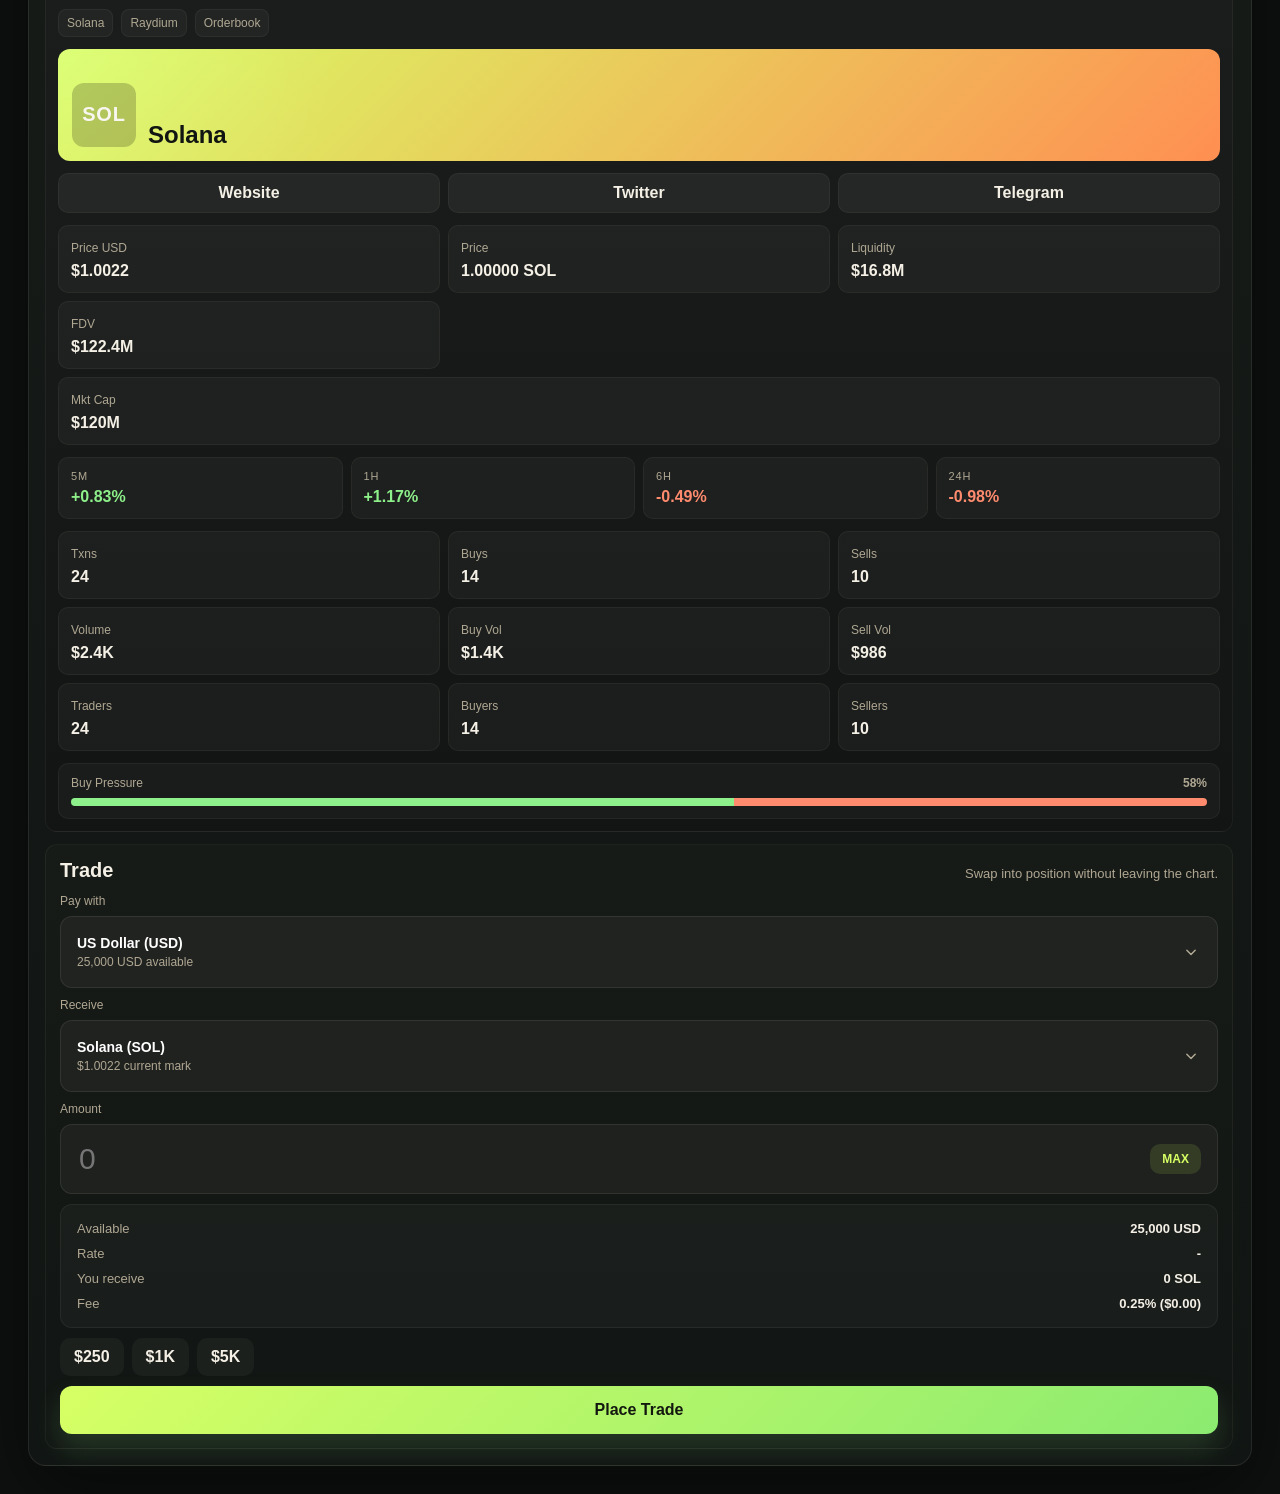
<file: simulator/coin.html>
<!doctype html>
<html lang="en">
  <head>
    <meta charset="UTF-8" />
    <meta name="viewport" content="width=device-width, initial-scale=1.0" />
    <meta name="theme-color" content="#0e1110" />
    <title>Shadow Coin</title>
    <link rel="stylesheet" href="styles.css" />
  </head>
  <body>
    <div class="app-shell">
      <div class="ambient ambient-a"></div>
      <div class="ambient ambient-b"></div>

      <header class="topbar">
        <div class="brand">
          <div class="brand-mark"><span></span></div>
          <div>
            <div class="brand-name">Shadow Markets</div>
            <button class="account-switcher" id="accountSwitcherButton" type="button">
              <span id="accountEmoji">Acct</span>
              <span id="accountName">Account 1</span>
              <svg viewBox="0 0 24 24"><path d="m7 10 5 5 5-5"></path></svg>
            </button>
          </div>
        </div>

        <div class="topbar-actions">
          <button class="ghost-icon" id="backToMarketsButton" type="button" title="Back to markets" aria-label="Back to markets">
            <svg viewBox="0 0 24 24"><path d="m15 18-6-6 6-6"></path></svg>
          </button>
          <button class="ghost-icon" id="refreshButton" type="button" title="Refresh prices" aria-label="Refresh prices">
            <svg viewBox="0 0 24 24"><path d="M20 12a8 8 0 1 1-2.34-5.66"></path><path d="M20 4v6h-6"></path></svg>
          </button>
          <button class="ghost-icon" id="copyAddressButton" type="button" title="Copy wallet address" aria-label="Copy wallet address">
            <svg viewBox="0 0 24 24"><path d="M9 9h10v10H9z"></path><path d="M5 15H4V5h10v1"></path></svg>
          </button>
        </div>
      </header>

      <main class="workspace coin-workspace">
        <section class="panel coin-page-panel">
          <div class="coin-page-shell">
            <section class="coin-main-column">
              <div class="coin-page-head">
                <div class="coin-page-title-row">
                  <div id="coinHeader"></div>
                  <div class="chart-modal-stats" id="coinTopStats"></div>
                </div>
                <div class="timeframe-row" id="timeframeRow">
                  <button class="timeframe-pill active" type="button" data-timeframe="5m">5M</button>
                  <button class="timeframe-pill" type="button" data-timeframe="1h">1H</button>
                  <button class="timeframe-pill" type="button" data-timeframe="1d">1D</button>
                  <button class="timeframe-pill" type="button" data-timeframe="1w">1W</button>
                  <button class="timeframe-pill" type="button" data-timeframe="1m">1M</button>
                </div>
                <div class="chart-mode-row" id="chartModeRow">
                  <button class="chart-mode-pill active" type="button" data-chart-mode="line">Line</button>
                  <button class="chart-mode-pill" type="button" data-chart-mode="candles">Candles</button>
                </div>
              </div>

              <div class="coin-page-chart" id="coinChart"></div>
              <div class="detail-stats" id="coinDetailStats"></div>

              <section class="coin-page-section coin-tape-section">
                <div class="panel-header">
                  <div>
                    <h2>Transactions</h2>
                    <p>Live market flow moving this chart.</p>
                  </div>
                </div>
                <div class="activity-list" id="activityList"></div>
              </section>
            </section>

            <aside class="coin-side-column">
              <section class="coin-page-section market-profile-section" id="marketProfileCard"></section>

              <form class="trade-form coin-trade-rail" id="tradeForm">
                <div class="trade-form-head">
                  <h2>Trade</h2>
                  <p>Swap into position without leaving the chart.</p>
                </div>

                <label class="flow-label">
                  <span>Pay with</span>
                  <button class="field-shell field-shell-select" id="fromAssetPickerButton" type="button">
                    <div class="field-shell-copy">
                      <strong id="fromAssetLabel">Select funding asset</strong>
                      <small id="fromAssetHint">Available balance updates live</small>
                    </div>
                    <svg viewBox="0 0 24 24" aria-hidden="true"><path d="m7 10 5 5 5-5"></path></svg>
                  </button>
                </label>

                <label class="flow-label">
                  <span>Receive</span>
                  <button class="field-shell field-shell-select" id="toAssetPickerButton" type="button">
                    <div class="field-shell-copy">
                      <strong id="toAssetLabel">Selected market</strong>
                      <small id="toAssetHint">Execution follows current market price</small>
                    </div>
                    <svg viewBox="0 0 24 24" aria-hidden="true"><path d="m7 10 5 5 5-5"></path></svg>
                  </button>
                </label>

                <label class="flow-label">
                  <span>Amount</span>
                  <div class="amount-shell">
                    <input id="tradeAmountInput" inputmode="decimal" placeholder="0" />
                    <button class="amount-max-button" id="maxTradeButton" type="button">MAX</button>
                  </div>
                </label>

                <div class="trade-preview">
                  <div class="preview-row">
                    <span>Available</span>
                    <strong id="availableBalance">0</strong>
                  </div>
                  <div class="preview-row">
                    <span>Rate</span>
                    <strong id="tradeRate">-</strong>
                  </div>
                  <div class="preview-row">
                    <span>You receive</span>
                    <strong id="receiveAmount">0</strong>
                  </div>
                  <div class="preview-row">
                    <span>Fee</span>
                    <strong id="tradeFee">0.25%</strong>
                  </div>
                </div>

                <div class="quick-row">
                  <button class="quick-chip" data-quick-amount="250" type="button">$250</button>
                  <button class="quick-chip" data-quick-amount="1000" type="button">$1K</button>
                  <button class="quick-chip" data-quick-amount="5000" type="button">$5K</button>
                </div>

                <button class="primary-button" type="submit">Place Trade</button>
              </form>
            </aside>
          </div>
        </section>
      </main>
    </div>

    <div class="toast hidden" id="toast"></div>
    <div class="wallet-modal hidden" id="walletModal">
      <div class="picker-backdrop" id="walletModalBackdrop"></div>
      <section class="wallet-sheet">
        <div class="wallet-sheet-head">
          <div class="brand wallet-brand">
            <div class="brand-mark"><span></span></div>
            <div>
              <div class="brand-name">Shadow</div>
              <div class="wallet-sheet-subtitle" id="walletModalSubtitle">Preparing trade</div>
            </div>
          </div>
          <button class="ghost-icon hidden" id="walletModalCloseButton" type="button" aria-label="Close wallet confirmation">
            <svg viewBox="0 0 24 24"><path d="M6 6l12 12M18 6 6 18"></path></svg>
          </button>
        </div>

        <div class="wallet-loading-state" id="walletLoadingState">
          <div class="wallet-spinner"></div>
          <strong id="walletLoadingTitle">Opening Shadow</strong>
          <p id="walletLoadingCopy">Routing request to your wallet extension.</p>
          <div class="wallet-progress-track">
            <div class="wallet-progress-bar"></div>
          </div>
        </div>

        <div class="wallet-confirm-state hidden" id="walletConfirmState">
          <div class="wallet-request-pill">Contract Interaction</div>
          <div class="wallet-request-card" id="walletRequestSummary"></div>
          <div class="wallet-details">
            <div class="wallet-detail-row">
              <span>Network</span>
              <strong>Solana Mainnet</strong>
            </div>
            <div class="wallet-detail-row">
              <span>Allowance</span>
              <strong id="walletAllowanceValue">0</strong>
            </div>
            <div class="wallet-detail-row">
              <span>Approval</span>
              <strong>Token program interaction</strong>
            </div>
            <div class="wallet-detail-row">
              <span>Estimated fee</span>
              <strong id="walletFeeValue">$0.00</strong>
            </div>
          </div>
          <div class="wallet-action-row">
            <button class="secondary-button wallet-button" id="walletRejectButton" type="button">Reject</button>
            <button class="primary-button wallet-button" id="walletApproveButton" type="button">Approve & Confirm</button>
          </div>
        </div>
      </section>
    </div>
    <div class="picker-modal hidden" id="assetPickerModal">
      <div class="picker-backdrop" id="assetPickerBackdrop"></div>
      <section class="picker-sheet">
        <div class="picker-head">
          <div>
            <h2 id="assetPickerTitle">Choose Asset</h2>
            <p id="assetPickerSubtitle">Select an asset for this trade.</p>
          </div>
          <button class="ghost-icon" id="assetPickerCloseButton" type="button" aria-label="Close asset picker">
            <svg viewBox="0 0 24 24"><path d="M6 6l12 12M18 6 6 18"></path></svg>
          </button>
        </div>
        <div class="picker-list" id="assetPickerList"></div>
      </section>
    </div>

    <script src="coin.js"></script>
  </body>
</html>
</file>
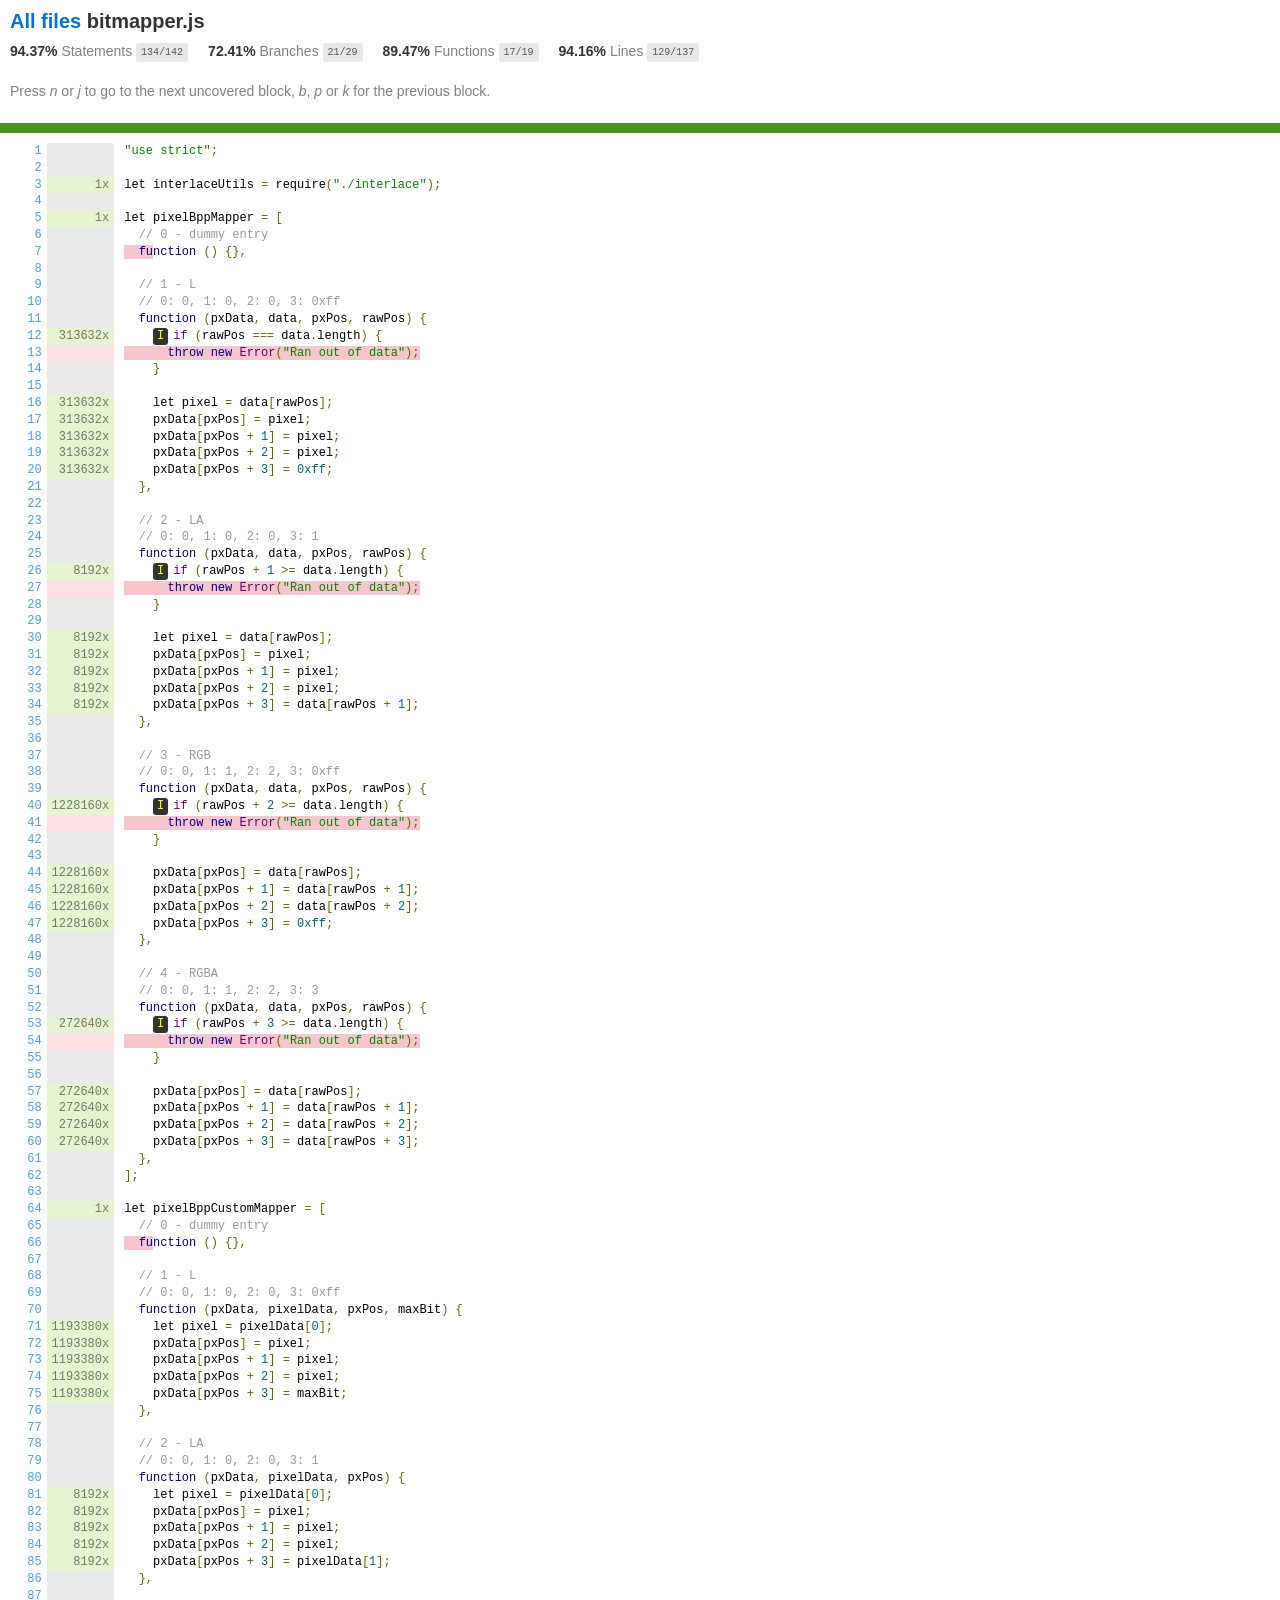
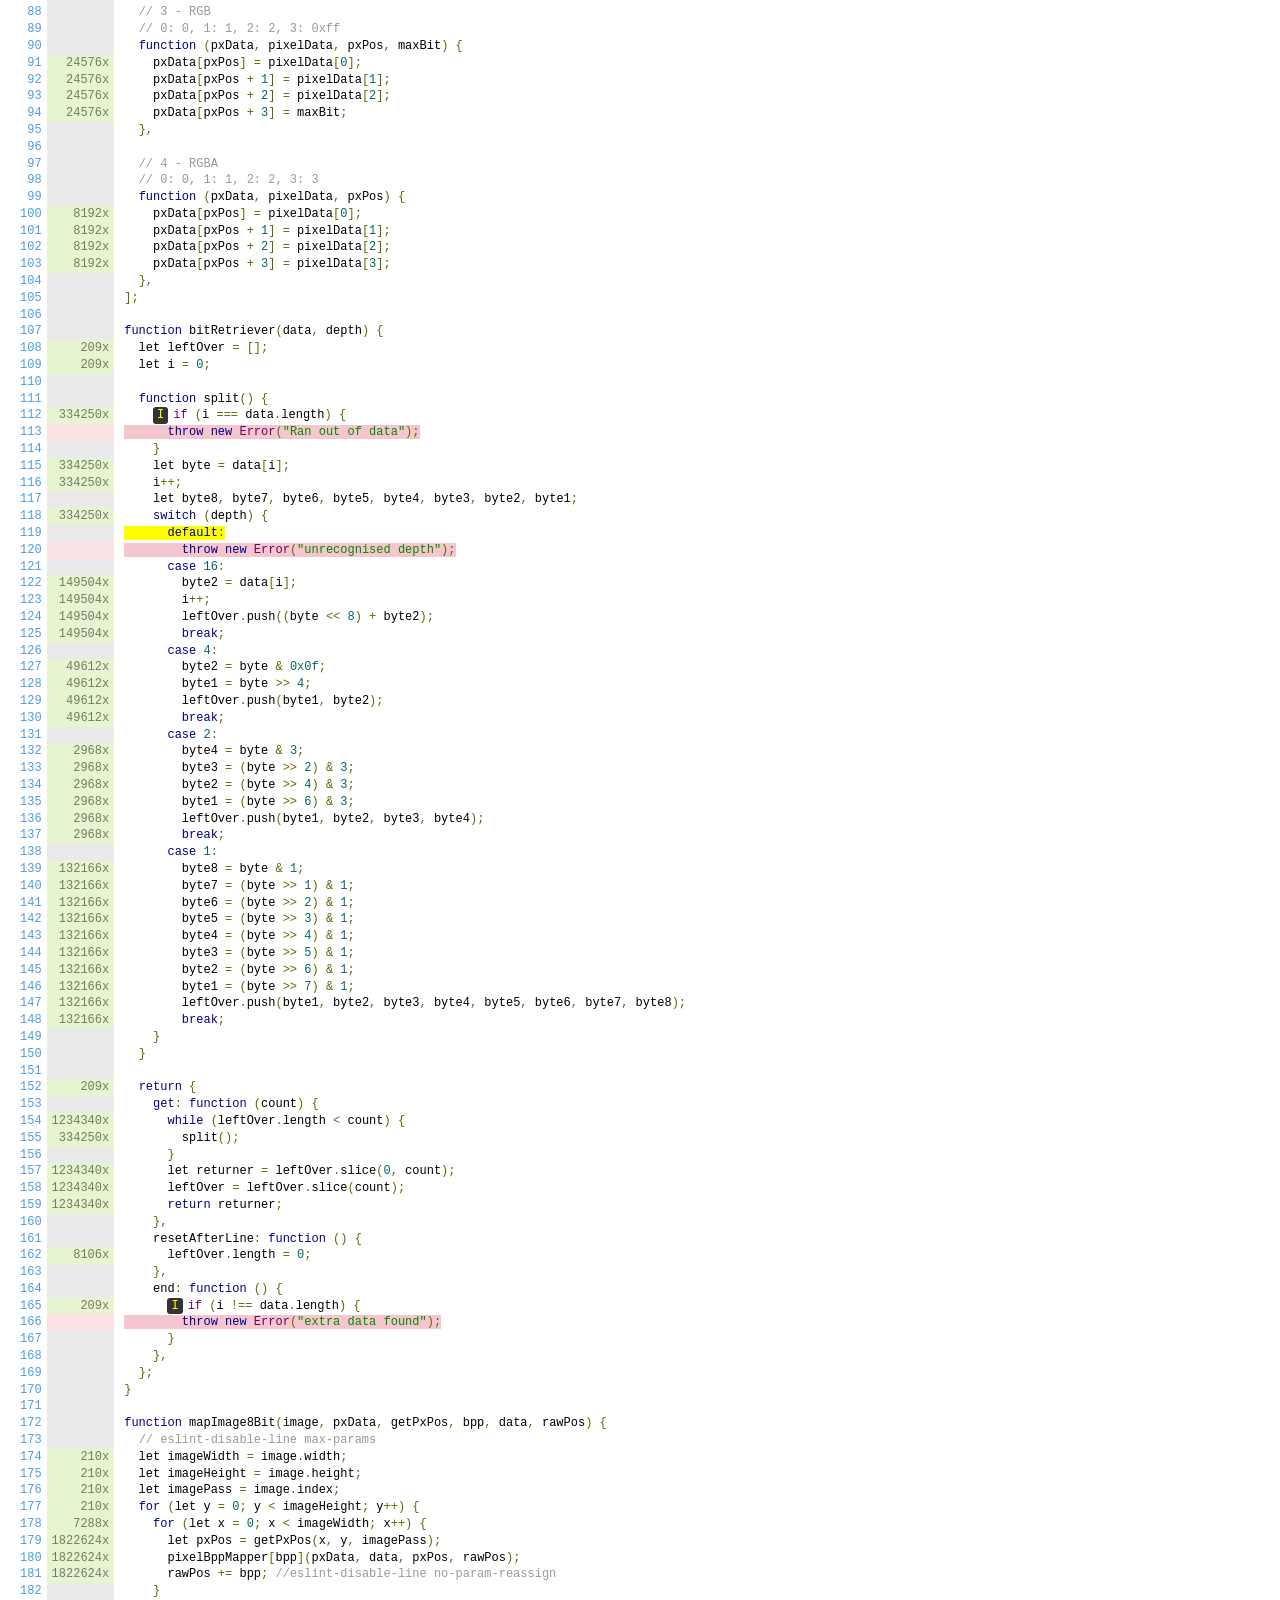
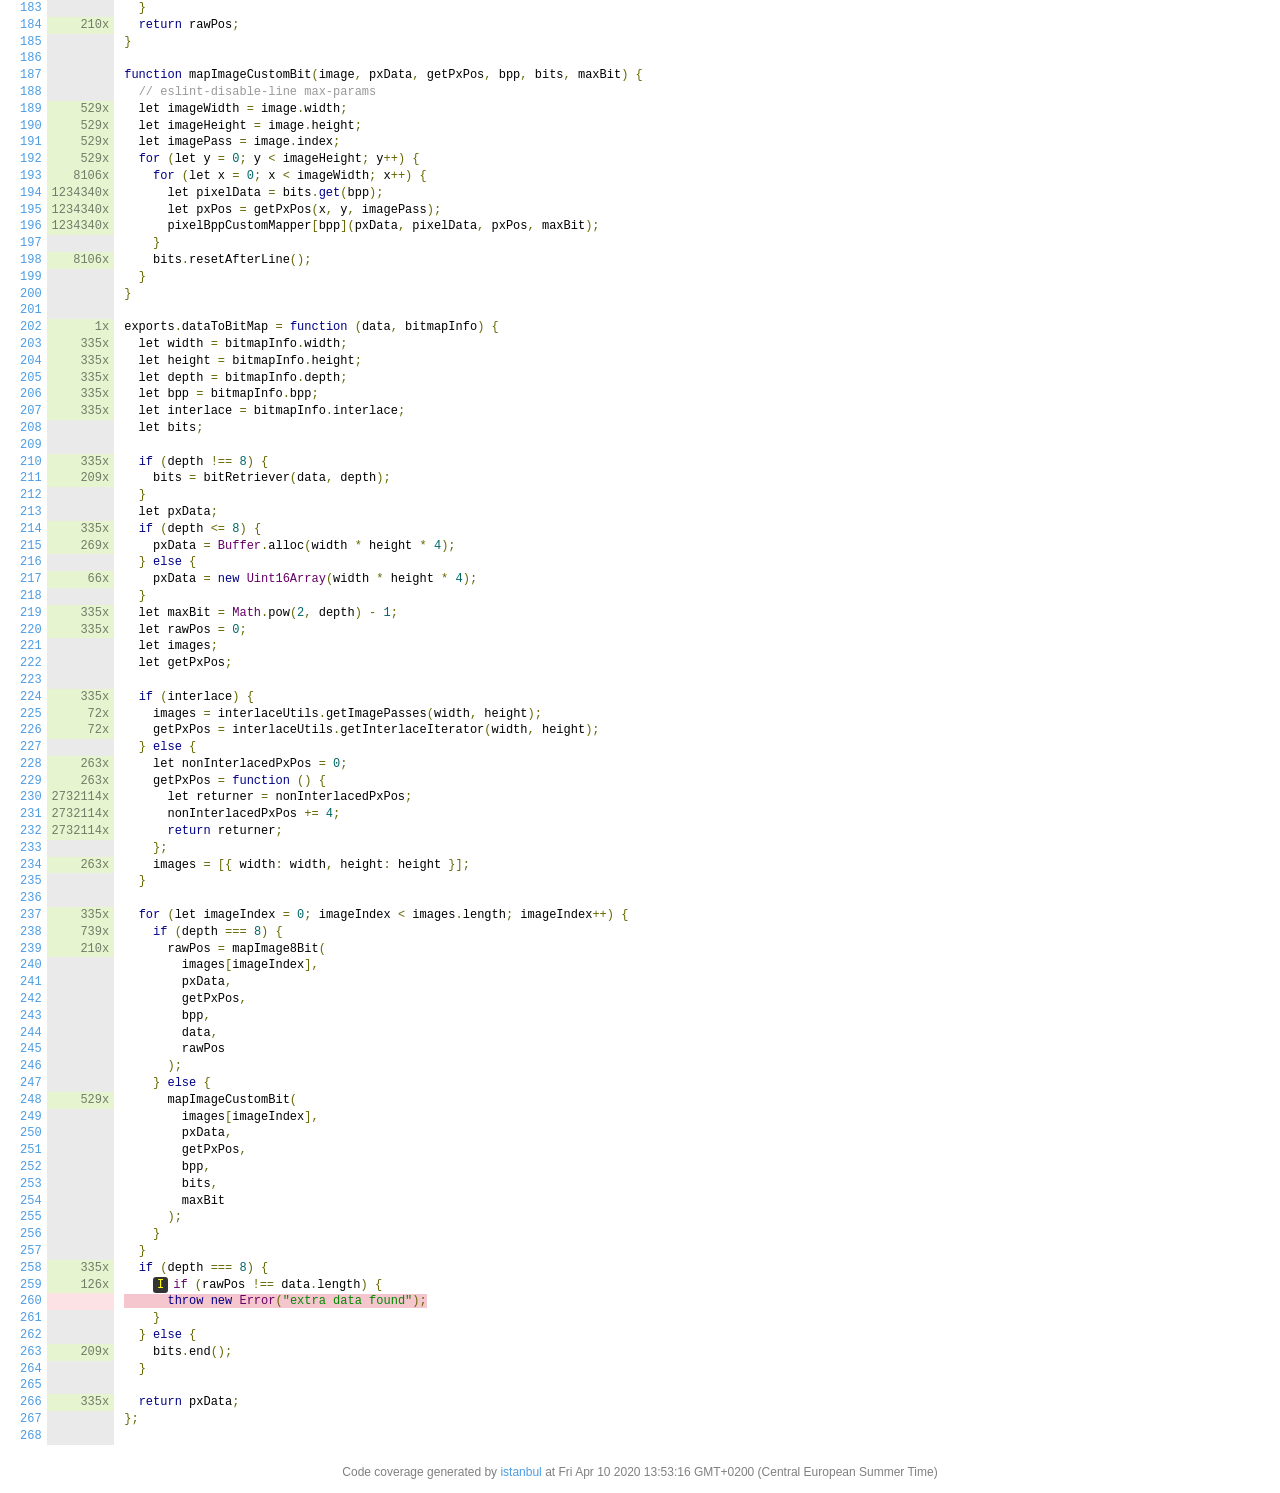
<file: node_modules/pngjs/coverage/lcov-report/bitmapper.js.html>
<!doctype html>
<html lang="en">

<head>
    <title>Code coverage report for bitmapper.js</title>
    <meta charset="utf-8" />
    <link rel="stylesheet" href="prettify.css" />
    <link rel="stylesheet" href="base.css" />
    <link rel="shortcut icon" type="image/x-icon" href="favicon.png" />
    <meta name="viewport" content="width=device-width, initial-scale=1" />
    <style type='text/css'>
        .coverage-summary .sorter {
            background-image: url(sort-arrow-sprite.png);
        }
    </style>
</head>
    
<body>
<div class='wrapper'>
    <div class='pad1'>
        <h1><a href="index.html">All files</a> bitmapper.js</h1>
        <div class='clearfix'>
            
            <div class='fl pad1y space-right2'>
                <span class="strong">94.37% </span>
                <span class="quiet">Statements</span>
                <span class='fraction'>134/142</span>
            </div>
        
            
            <div class='fl pad1y space-right2'>
                <span class="strong">72.41% </span>
                <span class="quiet">Branches</span>
                <span class='fraction'>21/29</span>
            </div>
        
            
            <div class='fl pad1y space-right2'>
                <span class="strong">89.47% </span>
                <span class="quiet">Functions</span>
                <span class='fraction'>17/19</span>
            </div>
        
            
            <div class='fl pad1y space-right2'>
                <span class="strong">94.16% </span>
                <span class="quiet">Lines</span>
                <span class='fraction'>129/137</span>
            </div>
        
            
        </div>
        <p class="quiet">
            Press <em>n</em> or <em>j</em> to go to the next uncovered block, <em>b</em>, <em>p</em> or <em>k</em> for the previous block.
        </p>
    </div>
    <div class='status-line high'></div>
    <pre><table class="coverage">
<tr><td class="line-count quiet"><a name='L1'></a><a href='#L1'>1</a>
<a name='L2'></a><a href='#L2'>2</a>
<a name='L3'></a><a href='#L3'>3</a>
<a name='L4'></a><a href='#L4'>4</a>
<a name='L5'></a><a href='#L5'>5</a>
<a name='L6'></a><a href='#L6'>6</a>
<a name='L7'></a><a href='#L7'>7</a>
<a name='L8'></a><a href='#L8'>8</a>
<a name='L9'></a><a href='#L9'>9</a>
<a name='L10'></a><a href='#L10'>10</a>
<a name='L11'></a><a href='#L11'>11</a>
<a name='L12'></a><a href='#L12'>12</a>
<a name='L13'></a><a href='#L13'>13</a>
<a name='L14'></a><a href='#L14'>14</a>
<a name='L15'></a><a href='#L15'>15</a>
<a name='L16'></a><a href='#L16'>16</a>
<a name='L17'></a><a href='#L17'>17</a>
<a name='L18'></a><a href='#L18'>18</a>
<a name='L19'></a><a href='#L19'>19</a>
<a name='L20'></a><a href='#L20'>20</a>
<a name='L21'></a><a href='#L21'>21</a>
<a name='L22'></a><a href='#L22'>22</a>
<a name='L23'></a><a href='#L23'>23</a>
<a name='L24'></a><a href='#L24'>24</a>
<a name='L25'></a><a href='#L25'>25</a>
<a name='L26'></a><a href='#L26'>26</a>
<a name='L27'></a><a href='#L27'>27</a>
<a name='L28'></a><a href='#L28'>28</a>
<a name='L29'></a><a href='#L29'>29</a>
<a name='L30'></a><a href='#L30'>30</a>
<a name='L31'></a><a href='#L31'>31</a>
<a name='L32'></a><a href='#L32'>32</a>
<a name='L33'></a><a href='#L33'>33</a>
<a name='L34'></a><a href='#L34'>34</a>
<a name='L35'></a><a href='#L35'>35</a>
<a name='L36'></a><a href='#L36'>36</a>
<a name='L37'></a><a href='#L37'>37</a>
<a name='L38'></a><a href='#L38'>38</a>
<a name='L39'></a><a href='#L39'>39</a>
<a name='L40'></a><a href='#L40'>40</a>
<a name='L41'></a><a href='#L41'>41</a>
<a name='L42'></a><a href='#L42'>42</a>
<a name='L43'></a><a href='#L43'>43</a>
<a name='L44'></a><a href='#L44'>44</a>
<a name='L45'></a><a href='#L45'>45</a>
<a name='L46'></a><a href='#L46'>46</a>
<a name='L47'></a><a href='#L47'>47</a>
<a name='L48'></a><a href='#L48'>48</a>
<a name='L49'></a><a href='#L49'>49</a>
<a name='L50'></a><a href='#L50'>50</a>
<a name='L51'></a><a href='#L51'>51</a>
<a name='L52'></a><a href='#L52'>52</a>
<a name='L53'></a><a href='#L53'>53</a>
<a name='L54'></a><a href='#L54'>54</a>
<a name='L55'></a><a href='#L55'>55</a>
<a name='L56'></a><a href='#L56'>56</a>
<a name='L57'></a><a href='#L57'>57</a>
<a name='L58'></a><a href='#L58'>58</a>
<a name='L59'></a><a href='#L59'>59</a>
<a name='L60'></a><a href='#L60'>60</a>
<a name='L61'></a><a href='#L61'>61</a>
<a name='L62'></a><a href='#L62'>62</a>
<a name='L63'></a><a href='#L63'>63</a>
<a name='L64'></a><a href='#L64'>64</a>
<a name='L65'></a><a href='#L65'>65</a>
<a name='L66'></a><a href='#L66'>66</a>
<a name='L67'></a><a href='#L67'>67</a>
<a name='L68'></a><a href='#L68'>68</a>
<a name='L69'></a><a href='#L69'>69</a>
<a name='L70'></a><a href='#L70'>70</a>
<a name='L71'></a><a href='#L71'>71</a>
<a name='L72'></a><a href='#L72'>72</a>
<a name='L73'></a><a href='#L73'>73</a>
<a name='L74'></a><a href='#L74'>74</a>
<a name='L75'></a><a href='#L75'>75</a>
<a name='L76'></a><a href='#L76'>76</a>
<a name='L77'></a><a href='#L77'>77</a>
<a name='L78'></a><a href='#L78'>78</a>
<a name='L79'></a><a href='#L79'>79</a>
<a name='L80'></a><a href='#L80'>80</a>
<a name='L81'></a><a href='#L81'>81</a>
<a name='L82'></a><a href='#L82'>82</a>
<a name='L83'></a><a href='#L83'>83</a>
<a name='L84'></a><a href='#L84'>84</a>
<a name='L85'></a><a href='#L85'>85</a>
<a name='L86'></a><a href='#L86'>86</a>
<a name='L87'></a><a href='#L87'>87</a>
<a name='L88'></a><a href='#L88'>88</a>
<a name='L89'></a><a href='#L89'>89</a>
<a name='L90'></a><a href='#L90'>90</a>
<a name='L91'></a><a href='#L91'>91</a>
<a name='L92'></a><a href='#L92'>92</a>
<a name='L93'></a><a href='#L93'>93</a>
<a name='L94'></a><a href='#L94'>94</a>
<a name='L95'></a><a href='#L95'>95</a>
<a name='L96'></a><a href='#L96'>96</a>
<a name='L97'></a><a href='#L97'>97</a>
<a name='L98'></a><a href='#L98'>98</a>
<a name='L99'></a><a href='#L99'>99</a>
<a name='L100'></a><a href='#L100'>100</a>
<a name='L101'></a><a href='#L101'>101</a>
<a name='L102'></a><a href='#L102'>102</a>
<a name='L103'></a><a href='#L103'>103</a>
<a name='L104'></a><a href='#L104'>104</a>
<a name='L105'></a><a href='#L105'>105</a>
<a name='L106'></a><a href='#L106'>106</a>
<a name='L107'></a><a href='#L107'>107</a>
<a name='L108'></a><a href='#L108'>108</a>
<a name='L109'></a><a href='#L109'>109</a>
<a name='L110'></a><a href='#L110'>110</a>
<a name='L111'></a><a href='#L111'>111</a>
<a name='L112'></a><a href='#L112'>112</a>
<a name='L113'></a><a href='#L113'>113</a>
<a name='L114'></a><a href='#L114'>114</a>
<a name='L115'></a><a href='#L115'>115</a>
<a name='L116'></a><a href='#L116'>116</a>
<a name='L117'></a><a href='#L117'>117</a>
<a name='L118'></a><a href='#L118'>118</a>
<a name='L119'></a><a href='#L119'>119</a>
<a name='L120'></a><a href='#L120'>120</a>
<a name='L121'></a><a href='#L121'>121</a>
<a name='L122'></a><a href='#L122'>122</a>
<a name='L123'></a><a href='#L123'>123</a>
<a name='L124'></a><a href='#L124'>124</a>
<a name='L125'></a><a href='#L125'>125</a>
<a name='L126'></a><a href='#L126'>126</a>
<a name='L127'></a><a href='#L127'>127</a>
<a name='L128'></a><a href='#L128'>128</a>
<a name='L129'></a><a href='#L129'>129</a>
<a name='L130'></a><a href='#L130'>130</a>
<a name='L131'></a><a href='#L131'>131</a>
<a name='L132'></a><a href='#L132'>132</a>
<a name='L133'></a><a href='#L133'>133</a>
<a name='L134'></a><a href='#L134'>134</a>
<a name='L135'></a><a href='#L135'>135</a>
<a name='L136'></a><a href='#L136'>136</a>
<a name='L137'></a><a href='#L137'>137</a>
<a name='L138'></a><a href='#L138'>138</a>
<a name='L139'></a><a href='#L139'>139</a>
<a name='L140'></a><a href='#L140'>140</a>
<a name='L141'></a><a href='#L141'>141</a>
<a name='L142'></a><a href='#L142'>142</a>
<a name='L143'></a><a href='#L143'>143</a>
<a name='L144'></a><a href='#L144'>144</a>
<a name='L145'></a><a href='#L145'>145</a>
<a name='L146'></a><a href='#L146'>146</a>
<a name='L147'></a><a href='#L147'>147</a>
<a name='L148'></a><a href='#L148'>148</a>
<a name='L149'></a><a href='#L149'>149</a>
<a name='L150'></a><a href='#L150'>150</a>
<a name='L151'></a><a href='#L151'>151</a>
<a name='L152'></a><a href='#L152'>152</a>
<a name='L153'></a><a href='#L153'>153</a>
<a name='L154'></a><a href='#L154'>154</a>
<a name='L155'></a><a href='#L155'>155</a>
<a name='L156'></a><a href='#L156'>156</a>
<a name='L157'></a><a href='#L157'>157</a>
<a name='L158'></a><a href='#L158'>158</a>
<a name='L159'></a><a href='#L159'>159</a>
<a name='L160'></a><a href='#L160'>160</a>
<a name='L161'></a><a href='#L161'>161</a>
<a name='L162'></a><a href='#L162'>162</a>
<a name='L163'></a><a href='#L163'>163</a>
<a name='L164'></a><a href='#L164'>164</a>
<a name='L165'></a><a href='#L165'>165</a>
<a name='L166'></a><a href='#L166'>166</a>
<a name='L167'></a><a href='#L167'>167</a>
<a name='L168'></a><a href='#L168'>168</a>
<a name='L169'></a><a href='#L169'>169</a>
<a name='L170'></a><a href='#L170'>170</a>
<a name='L171'></a><a href='#L171'>171</a>
<a name='L172'></a><a href='#L172'>172</a>
<a name='L173'></a><a href='#L173'>173</a>
<a name='L174'></a><a href='#L174'>174</a>
<a name='L175'></a><a href='#L175'>175</a>
<a name='L176'></a><a href='#L176'>176</a>
<a name='L177'></a><a href='#L177'>177</a>
<a name='L178'></a><a href='#L178'>178</a>
<a name='L179'></a><a href='#L179'>179</a>
<a name='L180'></a><a href='#L180'>180</a>
<a name='L181'></a><a href='#L181'>181</a>
<a name='L182'></a><a href='#L182'>182</a>
<a name='L183'></a><a href='#L183'>183</a>
<a name='L184'></a><a href='#L184'>184</a>
<a name='L185'></a><a href='#L185'>185</a>
<a name='L186'></a><a href='#L186'>186</a>
<a name='L187'></a><a href='#L187'>187</a>
<a name='L188'></a><a href='#L188'>188</a>
<a name='L189'></a><a href='#L189'>189</a>
<a name='L190'></a><a href='#L190'>190</a>
<a name='L191'></a><a href='#L191'>191</a>
<a name='L192'></a><a href='#L192'>192</a>
<a name='L193'></a><a href='#L193'>193</a>
<a name='L194'></a><a href='#L194'>194</a>
<a name='L195'></a><a href='#L195'>195</a>
<a name='L196'></a><a href='#L196'>196</a>
<a name='L197'></a><a href='#L197'>197</a>
<a name='L198'></a><a href='#L198'>198</a>
<a name='L199'></a><a href='#L199'>199</a>
<a name='L200'></a><a href='#L200'>200</a>
<a name='L201'></a><a href='#L201'>201</a>
<a name='L202'></a><a href='#L202'>202</a>
<a name='L203'></a><a href='#L203'>203</a>
<a name='L204'></a><a href='#L204'>204</a>
<a name='L205'></a><a href='#L205'>205</a>
<a name='L206'></a><a href='#L206'>206</a>
<a name='L207'></a><a href='#L207'>207</a>
<a name='L208'></a><a href='#L208'>208</a>
<a name='L209'></a><a href='#L209'>209</a>
<a name='L210'></a><a href='#L210'>210</a>
<a name='L211'></a><a href='#L211'>211</a>
<a name='L212'></a><a href='#L212'>212</a>
<a name='L213'></a><a href='#L213'>213</a>
<a name='L214'></a><a href='#L214'>214</a>
<a name='L215'></a><a href='#L215'>215</a>
<a name='L216'></a><a href='#L216'>216</a>
<a name='L217'></a><a href='#L217'>217</a>
<a name='L218'></a><a href='#L218'>218</a>
<a name='L219'></a><a href='#L219'>219</a>
<a name='L220'></a><a href='#L220'>220</a>
<a name='L221'></a><a href='#L221'>221</a>
<a name='L222'></a><a href='#L222'>222</a>
<a name='L223'></a><a href='#L223'>223</a>
<a name='L224'></a><a href='#L224'>224</a>
<a name='L225'></a><a href='#L225'>225</a>
<a name='L226'></a><a href='#L226'>226</a>
<a name='L227'></a><a href='#L227'>227</a>
<a name='L228'></a><a href='#L228'>228</a>
<a name='L229'></a><a href='#L229'>229</a>
<a name='L230'></a><a href='#L230'>230</a>
<a name='L231'></a><a href='#L231'>231</a>
<a name='L232'></a><a href='#L232'>232</a>
<a name='L233'></a><a href='#L233'>233</a>
<a name='L234'></a><a href='#L234'>234</a>
<a name='L235'></a><a href='#L235'>235</a>
<a name='L236'></a><a href='#L236'>236</a>
<a name='L237'></a><a href='#L237'>237</a>
<a name='L238'></a><a href='#L238'>238</a>
<a name='L239'></a><a href='#L239'>239</a>
<a name='L240'></a><a href='#L240'>240</a>
<a name='L241'></a><a href='#L241'>241</a>
<a name='L242'></a><a href='#L242'>242</a>
<a name='L243'></a><a href='#L243'>243</a>
<a name='L244'></a><a href='#L244'>244</a>
<a name='L245'></a><a href='#L245'>245</a>
<a name='L246'></a><a href='#L246'>246</a>
<a name='L247'></a><a href='#L247'>247</a>
<a name='L248'></a><a href='#L248'>248</a>
<a name='L249'></a><a href='#L249'>249</a>
<a name='L250'></a><a href='#L250'>250</a>
<a name='L251'></a><a href='#L251'>251</a>
<a name='L252'></a><a href='#L252'>252</a>
<a name='L253'></a><a href='#L253'>253</a>
<a name='L254'></a><a href='#L254'>254</a>
<a name='L255'></a><a href='#L255'>255</a>
<a name='L256'></a><a href='#L256'>256</a>
<a name='L257'></a><a href='#L257'>257</a>
<a name='L258'></a><a href='#L258'>258</a>
<a name='L259'></a><a href='#L259'>259</a>
<a name='L260'></a><a href='#L260'>260</a>
<a name='L261'></a><a href='#L261'>261</a>
<a name='L262'></a><a href='#L262'>262</a>
<a name='L263'></a><a href='#L263'>263</a>
<a name='L264'></a><a href='#L264'>264</a>
<a name='L265'></a><a href='#L265'>265</a>
<a name='L266'></a><a href='#L266'>266</a>
<a name='L267'></a><a href='#L267'>267</a>
<a name='L268'></a><a href='#L268'>268</a></td><td class="line-coverage quiet"><span class="cline-any cline-neutral">&nbsp;</span>
<span class="cline-any cline-neutral">&nbsp;</span>
<span class="cline-any cline-yes">1x</span>
<span class="cline-any cline-neutral">&nbsp;</span>
<span class="cline-any cline-yes">1x</span>
<span class="cline-any cline-neutral">&nbsp;</span>
<span class="cline-any cline-neutral">&nbsp;</span>
<span class="cline-any cline-neutral">&nbsp;</span>
<span class="cline-any cline-neutral">&nbsp;</span>
<span class="cline-any cline-neutral">&nbsp;</span>
<span class="cline-any cline-neutral">&nbsp;</span>
<span class="cline-any cline-yes">313632x</span>
<span class="cline-any cline-no">&nbsp;</span>
<span class="cline-any cline-neutral">&nbsp;</span>
<span class="cline-any cline-neutral">&nbsp;</span>
<span class="cline-any cline-yes">313632x</span>
<span class="cline-any cline-yes">313632x</span>
<span class="cline-any cline-yes">313632x</span>
<span class="cline-any cline-yes">313632x</span>
<span class="cline-any cline-yes">313632x</span>
<span class="cline-any cline-neutral">&nbsp;</span>
<span class="cline-any cline-neutral">&nbsp;</span>
<span class="cline-any cline-neutral">&nbsp;</span>
<span class="cline-any cline-neutral">&nbsp;</span>
<span class="cline-any cline-neutral">&nbsp;</span>
<span class="cline-any cline-yes">8192x</span>
<span class="cline-any cline-no">&nbsp;</span>
<span class="cline-any cline-neutral">&nbsp;</span>
<span class="cline-any cline-neutral">&nbsp;</span>
<span class="cline-any cline-yes">8192x</span>
<span class="cline-any cline-yes">8192x</span>
<span class="cline-any cline-yes">8192x</span>
<span class="cline-any cline-yes">8192x</span>
<span class="cline-any cline-yes">8192x</span>
<span class="cline-any cline-neutral">&nbsp;</span>
<span class="cline-any cline-neutral">&nbsp;</span>
<span class="cline-any cline-neutral">&nbsp;</span>
<span class="cline-any cline-neutral">&nbsp;</span>
<span class="cline-any cline-neutral">&nbsp;</span>
<span class="cline-any cline-yes">1228160x</span>
<span class="cline-any cline-no">&nbsp;</span>
<span class="cline-any cline-neutral">&nbsp;</span>
<span class="cline-any cline-neutral">&nbsp;</span>
<span class="cline-any cline-yes">1228160x</span>
<span class="cline-any cline-yes">1228160x</span>
<span class="cline-any cline-yes">1228160x</span>
<span class="cline-any cline-yes">1228160x</span>
<span class="cline-any cline-neutral">&nbsp;</span>
<span class="cline-any cline-neutral">&nbsp;</span>
<span class="cline-any cline-neutral">&nbsp;</span>
<span class="cline-any cline-neutral">&nbsp;</span>
<span class="cline-any cline-neutral">&nbsp;</span>
<span class="cline-any cline-yes">272640x</span>
<span class="cline-any cline-no">&nbsp;</span>
<span class="cline-any cline-neutral">&nbsp;</span>
<span class="cline-any cline-neutral">&nbsp;</span>
<span class="cline-any cline-yes">272640x</span>
<span class="cline-any cline-yes">272640x</span>
<span class="cline-any cline-yes">272640x</span>
<span class="cline-any cline-yes">272640x</span>
<span class="cline-any cline-neutral">&nbsp;</span>
<span class="cline-any cline-neutral">&nbsp;</span>
<span class="cline-any cline-neutral">&nbsp;</span>
<span class="cline-any cline-yes">1x</span>
<span class="cline-any cline-neutral">&nbsp;</span>
<span class="cline-any cline-neutral">&nbsp;</span>
<span class="cline-any cline-neutral">&nbsp;</span>
<span class="cline-any cline-neutral">&nbsp;</span>
<span class="cline-any cline-neutral">&nbsp;</span>
<span class="cline-any cline-neutral">&nbsp;</span>
<span class="cline-any cline-yes">1193380x</span>
<span class="cline-any cline-yes">1193380x</span>
<span class="cline-any cline-yes">1193380x</span>
<span class="cline-any cline-yes">1193380x</span>
<span class="cline-any cline-yes">1193380x</span>
<span class="cline-any cline-neutral">&nbsp;</span>
<span class="cline-any cline-neutral">&nbsp;</span>
<span class="cline-any cline-neutral">&nbsp;</span>
<span class="cline-any cline-neutral">&nbsp;</span>
<span class="cline-any cline-neutral">&nbsp;</span>
<span class="cline-any cline-yes">8192x</span>
<span class="cline-any cline-yes">8192x</span>
<span class="cline-any cline-yes">8192x</span>
<span class="cline-any cline-yes">8192x</span>
<span class="cline-any cline-yes">8192x</span>
<span class="cline-any cline-neutral">&nbsp;</span>
<span class="cline-any cline-neutral">&nbsp;</span>
<span class="cline-any cline-neutral">&nbsp;</span>
<span class="cline-any cline-neutral">&nbsp;</span>
<span class="cline-any cline-neutral">&nbsp;</span>
<span class="cline-any cline-yes">24576x</span>
<span class="cline-any cline-yes">24576x</span>
<span class="cline-any cline-yes">24576x</span>
<span class="cline-any cline-yes">24576x</span>
<span class="cline-any cline-neutral">&nbsp;</span>
<span class="cline-any cline-neutral">&nbsp;</span>
<span class="cline-any cline-neutral">&nbsp;</span>
<span class="cline-any cline-neutral">&nbsp;</span>
<span class="cline-any cline-neutral">&nbsp;</span>
<span class="cline-any cline-yes">8192x</span>
<span class="cline-any cline-yes">8192x</span>
<span class="cline-any cline-yes">8192x</span>
<span class="cline-any cline-yes">8192x</span>
<span class="cline-any cline-neutral">&nbsp;</span>
<span class="cline-any cline-neutral">&nbsp;</span>
<span class="cline-any cline-neutral">&nbsp;</span>
<span class="cline-any cline-neutral">&nbsp;</span>
<span class="cline-any cline-yes">209x</span>
<span class="cline-any cline-yes">209x</span>
<span class="cline-any cline-neutral">&nbsp;</span>
<span class="cline-any cline-neutral">&nbsp;</span>
<span class="cline-any cline-yes">334250x</span>
<span class="cline-any cline-no">&nbsp;</span>
<span class="cline-any cline-neutral">&nbsp;</span>
<span class="cline-any cline-yes">334250x</span>
<span class="cline-any cline-yes">334250x</span>
<span class="cline-any cline-neutral">&nbsp;</span>
<span class="cline-any cline-yes">334250x</span>
<span class="cline-any cline-neutral">&nbsp;</span>
<span class="cline-any cline-no">&nbsp;</span>
<span class="cline-any cline-neutral">&nbsp;</span>
<span class="cline-any cline-yes">149504x</span>
<span class="cline-any cline-yes">149504x</span>
<span class="cline-any cline-yes">149504x</span>
<span class="cline-any cline-yes">149504x</span>
<span class="cline-any cline-neutral">&nbsp;</span>
<span class="cline-any cline-yes">49612x</span>
<span class="cline-any cline-yes">49612x</span>
<span class="cline-any cline-yes">49612x</span>
<span class="cline-any cline-yes">49612x</span>
<span class="cline-any cline-neutral">&nbsp;</span>
<span class="cline-any cline-yes">2968x</span>
<span class="cline-any cline-yes">2968x</span>
<span class="cline-any cline-yes">2968x</span>
<span class="cline-any cline-yes">2968x</span>
<span class="cline-any cline-yes">2968x</span>
<span class="cline-any cline-yes">2968x</span>
<span class="cline-any cline-neutral">&nbsp;</span>
<span class="cline-any cline-yes">132166x</span>
<span class="cline-any cline-yes">132166x</span>
<span class="cline-any cline-yes">132166x</span>
<span class="cline-any cline-yes">132166x</span>
<span class="cline-any cline-yes">132166x</span>
<span class="cline-any cline-yes">132166x</span>
<span class="cline-any cline-yes">132166x</span>
<span class="cline-any cline-yes">132166x</span>
<span class="cline-any cline-yes">132166x</span>
<span class="cline-any cline-yes">132166x</span>
<span class="cline-any cline-neutral">&nbsp;</span>
<span class="cline-any cline-neutral">&nbsp;</span>
<span class="cline-any cline-neutral">&nbsp;</span>
<span class="cline-any cline-yes">209x</span>
<span class="cline-any cline-neutral">&nbsp;</span>
<span class="cline-any cline-yes">1234340x</span>
<span class="cline-any cline-yes">334250x</span>
<span class="cline-any cline-neutral">&nbsp;</span>
<span class="cline-any cline-yes">1234340x</span>
<span class="cline-any cline-yes">1234340x</span>
<span class="cline-any cline-yes">1234340x</span>
<span class="cline-any cline-neutral">&nbsp;</span>
<span class="cline-any cline-neutral">&nbsp;</span>
<span class="cline-any cline-yes">8106x</span>
<span class="cline-any cline-neutral">&nbsp;</span>
<span class="cline-any cline-neutral">&nbsp;</span>
<span class="cline-any cline-yes">209x</span>
<span class="cline-any cline-no">&nbsp;</span>
<span class="cline-any cline-neutral">&nbsp;</span>
<span class="cline-any cline-neutral">&nbsp;</span>
<span class="cline-any cline-neutral">&nbsp;</span>
<span class="cline-any cline-neutral">&nbsp;</span>
<span class="cline-any cline-neutral">&nbsp;</span>
<span class="cline-any cline-neutral">&nbsp;</span>
<span class="cline-any cline-neutral">&nbsp;</span>
<span class="cline-any cline-yes">210x</span>
<span class="cline-any cline-yes">210x</span>
<span class="cline-any cline-yes">210x</span>
<span class="cline-any cline-yes">210x</span>
<span class="cline-any cline-yes">7288x</span>
<span class="cline-any cline-yes">1822624x</span>
<span class="cline-any cline-yes">1822624x</span>
<span class="cline-any cline-yes">1822624x</span>
<span class="cline-any cline-neutral">&nbsp;</span>
<span class="cline-any cline-neutral">&nbsp;</span>
<span class="cline-any cline-yes">210x</span>
<span class="cline-any cline-neutral">&nbsp;</span>
<span class="cline-any cline-neutral">&nbsp;</span>
<span class="cline-any cline-neutral">&nbsp;</span>
<span class="cline-any cline-neutral">&nbsp;</span>
<span class="cline-any cline-yes">529x</span>
<span class="cline-any cline-yes">529x</span>
<span class="cline-any cline-yes">529x</span>
<span class="cline-any cline-yes">529x</span>
<span class="cline-any cline-yes">8106x</span>
<span class="cline-any cline-yes">1234340x</span>
<span class="cline-any cline-yes">1234340x</span>
<span class="cline-any cline-yes">1234340x</span>
<span class="cline-any cline-neutral">&nbsp;</span>
<span class="cline-any cline-yes">8106x</span>
<span class="cline-any cline-neutral">&nbsp;</span>
<span class="cline-any cline-neutral">&nbsp;</span>
<span class="cline-any cline-neutral">&nbsp;</span>
<span class="cline-any cline-yes">1x</span>
<span class="cline-any cline-yes">335x</span>
<span class="cline-any cline-yes">335x</span>
<span class="cline-any cline-yes">335x</span>
<span class="cline-any cline-yes">335x</span>
<span class="cline-any cline-yes">335x</span>
<span class="cline-any cline-neutral">&nbsp;</span>
<span class="cline-any cline-neutral">&nbsp;</span>
<span class="cline-any cline-yes">335x</span>
<span class="cline-any cline-yes">209x</span>
<span class="cline-any cline-neutral">&nbsp;</span>
<span class="cline-any cline-neutral">&nbsp;</span>
<span class="cline-any cline-yes">335x</span>
<span class="cline-any cline-yes">269x</span>
<span class="cline-any cline-neutral">&nbsp;</span>
<span class="cline-any cline-yes">66x</span>
<span class="cline-any cline-neutral">&nbsp;</span>
<span class="cline-any cline-yes">335x</span>
<span class="cline-any cline-yes">335x</span>
<span class="cline-any cline-neutral">&nbsp;</span>
<span class="cline-any cline-neutral">&nbsp;</span>
<span class="cline-any cline-neutral">&nbsp;</span>
<span class="cline-any cline-yes">335x</span>
<span class="cline-any cline-yes">72x</span>
<span class="cline-any cline-yes">72x</span>
<span class="cline-any cline-neutral">&nbsp;</span>
<span class="cline-any cline-yes">263x</span>
<span class="cline-any cline-yes">263x</span>
<span class="cline-any cline-yes">2732114x</span>
<span class="cline-any cline-yes">2732114x</span>
<span class="cline-any cline-yes">2732114x</span>
<span class="cline-any cline-neutral">&nbsp;</span>
<span class="cline-any cline-yes">263x</span>
<span class="cline-any cline-neutral">&nbsp;</span>
<span class="cline-any cline-neutral">&nbsp;</span>
<span class="cline-any cline-yes">335x</span>
<span class="cline-any cline-yes">739x</span>
<span class="cline-any cline-yes">210x</span>
<span class="cline-any cline-neutral">&nbsp;</span>
<span class="cline-any cline-neutral">&nbsp;</span>
<span class="cline-any cline-neutral">&nbsp;</span>
<span class="cline-any cline-neutral">&nbsp;</span>
<span class="cline-any cline-neutral">&nbsp;</span>
<span class="cline-any cline-neutral">&nbsp;</span>
<span class="cline-any cline-neutral">&nbsp;</span>
<span class="cline-any cline-neutral">&nbsp;</span>
<span class="cline-any cline-yes">529x</span>
<span class="cline-any cline-neutral">&nbsp;</span>
<span class="cline-any cline-neutral">&nbsp;</span>
<span class="cline-any cline-neutral">&nbsp;</span>
<span class="cline-any cline-neutral">&nbsp;</span>
<span class="cline-any cline-neutral">&nbsp;</span>
<span class="cline-any cline-neutral">&nbsp;</span>
<span class="cline-any cline-neutral">&nbsp;</span>
<span class="cline-any cline-neutral">&nbsp;</span>
<span class="cline-any cline-neutral">&nbsp;</span>
<span class="cline-any cline-yes">335x</span>
<span class="cline-any cline-yes">126x</span>
<span class="cline-any cline-no">&nbsp;</span>
<span class="cline-any cline-neutral">&nbsp;</span>
<span class="cline-any cline-neutral">&nbsp;</span>
<span class="cline-any cline-yes">209x</span>
<span class="cline-any cline-neutral">&nbsp;</span>
<span class="cline-any cline-neutral">&nbsp;</span>
<span class="cline-any cline-yes">335x</span>
<span class="cline-any cline-neutral">&nbsp;</span>
<span class="cline-any cline-neutral">&nbsp;</span></td><td class="text"><pre class="prettyprint lang-js">"use strict";
&nbsp;
let interlaceUtils = require("./interlace");
&nbsp;
let pixelBppMapper = [
  // 0 - dummy entry
<span class="fstat-no" title="function not covered" >  fu</span>nction () {},
&nbsp;
  // 1 - L
  // 0: 0, 1: 0, 2: 0, 3: 0xff
  function (pxData, data, pxPos, rawPos) {
    <span class="missing-if-branch" title="if path not taken" >I</span>if (rawPos === data.length) {
<span class="cstat-no" title="statement not covered" >      throw new Error("Ran out of data");</span>
    }
&nbsp;
    let pixel = data[rawPos];
    pxData[pxPos] = pixel;
    pxData[pxPos + 1] = pixel;
    pxData[pxPos + 2] = pixel;
    pxData[pxPos + 3] = 0xff;
  },
&nbsp;
  // 2 - LA
  // 0: 0, 1: 0, 2: 0, 3: 1
  function (pxData, data, pxPos, rawPos) {
    <span class="missing-if-branch" title="if path not taken" >I</span>if (rawPos + 1 &gt;= data.length) {
<span class="cstat-no" title="statement not covered" >      throw new Error("Ran out of data");</span>
    }
&nbsp;
    let pixel = data[rawPos];
    pxData[pxPos] = pixel;
    pxData[pxPos + 1] = pixel;
    pxData[pxPos + 2] = pixel;
    pxData[pxPos + 3] = data[rawPos + 1];
  },
&nbsp;
  // 3 - RGB
  // 0: 0, 1: 1, 2: 2, 3: 0xff
  function (pxData, data, pxPos, rawPos) {
    <span class="missing-if-branch" title="if path not taken" >I</span>if (rawPos + 2 &gt;= data.length) {
<span class="cstat-no" title="statement not covered" >      throw new Error("Ran out of data");</span>
    }
&nbsp;
    pxData[pxPos] = data[rawPos];
    pxData[pxPos + 1] = data[rawPos + 1];
    pxData[pxPos + 2] = data[rawPos + 2];
    pxData[pxPos + 3] = 0xff;
  },
&nbsp;
  // 4 - RGBA
  // 0: 0, 1: 1, 2: 2, 3: 3
  function (pxData, data, pxPos, rawPos) {
    <span class="missing-if-branch" title="if path not taken" >I</span>if (rawPos + 3 &gt;= data.length) {
<span class="cstat-no" title="statement not covered" >      throw new Error("Ran out of data");</span>
    }
&nbsp;
    pxData[pxPos] = data[rawPos];
    pxData[pxPos + 1] = data[rawPos + 1];
    pxData[pxPos + 2] = data[rawPos + 2];
    pxData[pxPos + 3] = data[rawPos + 3];
  },
];
&nbsp;
let pixelBppCustomMapper = [
  // 0 - dummy entry
<span class="fstat-no" title="function not covered" >  fu</span>nction () {},
&nbsp;
  // 1 - L
  // 0: 0, 1: 0, 2: 0, 3: 0xff
  function (pxData, pixelData, pxPos, maxBit) {
    let pixel = pixelData[0];
    pxData[pxPos] = pixel;
    pxData[pxPos + 1] = pixel;
    pxData[pxPos + 2] = pixel;
    pxData[pxPos + 3] = maxBit;
  },
&nbsp;
  // 2 - LA
  // 0: 0, 1: 0, 2: 0, 3: 1
  function (pxData, pixelData, pxPos) {
    let pixel = pixelData[0];
    pxData[pxPos] = pixel;
    pxData[pxPos + 1] = pixel;
    pxData[pxPos + 2] = pixel;
    pxData[pxPos + 3] = pixelData[1];
  },
&nbsp;
  // 3 - RGB
  // 0: 0, 1: 1, 2: 2, 3: 0xff
  function (pxData, pixelData, pxPos, maxBit) {
    pxData[pxPos] = pixelData[0];
    pxData[pxPos + 1] = pixelData[1];
    pxData[pxPos + 2] = pixelData[2];
    pxData[pxPos + 3] = maxBit;
  },
&nbsp;
  // 4 - RGBA
  // 0: 0, 1: 1, 2: 2, 3: 3
  function (pxData, pixelData, pxPos) {
    pxData[pxPos] = pixelData[0];
    pxData[pxPos + 1] = pixelData[1];
    pxData[pxPos + 2] = pixelData[2];
    pxData[pxPos + 3] = pixelData[3];
  },
];
&nbsp;
function bitRetriever(data, depth) {
  let leftOver = [];
  let i = 0;
&nbsp;
  function split() {
    <span class="missing-if-branch" title="if path not taken" >I</span>if (i === data.length) {
<span class="cstat-no" title="statement not covered" >      throw new Error("Ran out of data");</span>
    }
    let byte = data[i];
    i++;
    let byte8, byte7, byte6, byte5, byte4, byte3, byte2, byte1;
    switch (depth) {
<span class="branch-0 cbranch-no" title="branch not covered" >      default:</span>
<span class="cstat-no" title="statement not covered" >        throw new Error("unrecognised depth");</span>
      case 16:
        byte2 = data[i];
        i++;
        leftOver.push((byte &lt;&lt; 8) + byte2);
        break;
      case 4:
        byte2 = byte &amp; 0x0f;
        byte1 = byte &gt;&gt; 4;
        leftOver.push(byte1, byte2);
        break;
      case 2:
        byte4 = byte &amp; 3;
        byte3 = (byte &gt;&gt; 2) &amp; 3;
        byte2 = (byte &gt;&gt; 4) &amp; 3;
        byte1 = (byte &gt;&gt; 6) &amp; 3;
        leftOver.push(byte1, byte2, byte3, byte4);
        break;
      case 1:
        byte8 = byte &amp; 1;
        byte7 = (byte &gt;&gt; 1) &amp; 1;
        byte6 = (byte &gt;&gt; 2) &amp; 1;
        byte5 = (byte &gt;&gt; 3) &amp; 1;
        byte4 = (byte &gt;&gt; 4) &amp; 1;
        byte3 = (byte &gt;&gt; 5) &amp; 1;
        byte2 = (byte &gt;&gt; 6) &amp; 1;
        byte1 = (byte &gt;&gt; 7) &amp; 1;
        leftOver.push(byte1, byte2, byte3, byte4, byte5, byte6, byte7, byte8);
        break;
    }
  }
&nbsp;
  return {
    get: function (count) {
      while (leftOver.length &lt; count) {
        split();
      }
      let returner = leftOver.slice(0, count);
      leftOver = leftOver.slice(count);
      return returner;
    },
    resetAfterLine: function () {
      leftOver.length = 0;
    },
    end: function () {
      <span class="missing-if-branch" title="if path not taken" >I</span>if (i !== data.length) {
<span class="cstat-no" title="statement not covered" >        throw new Error("extra data found");</span>
      }
    },
  };
}
&nbsp;
function mapImage8Bit(image, pxData, getPxPos, bpp, data, rawPos) {
  // eslint-disable-line max-params
  let imageWidth = image.width;
  let imageHeight = image.height;
  let imagePass = image.index;
  for (let y = 0; y &lt; imageHeight; y++) {
    for (let x = 0; x &lt; imageWidth; x++) {
      let pxPos = getPxPos(x, y, imagePass);
      pixelBppMapper[bpp](pxData, data, pxPos, rawPos);
      rawPos += bpp; //eslint-disable-line no-param-reassign
    }
  }
  return rawPos;
}
&nbsp;
function mapImageCustomBit(image, pxData, getPxPos, bpp, bits, maxBit) {
  // eslint-disable-line max-params
  let imageWidth = image.width;
  let imageHeight = image.height;
  let imagePass = image.index;
  for (let y = 0; y &lt; imageHeight; y++) {
    for (let x = 0; x &lt; imageWidth; x++) {
      let pixelData = bits.get(bpp);
      let pxPos = getPxPos(x, y, imagePass);
      pixelBppCustomMapper[bpp](pxData, pixelData, pxPos, maxBit);
    }
    bits.resetAfterLine();
  }
}
&nbsp;
exports.dataToBitMap = function (data, bitmapInfo) {
  let width = bitmapInfo.width;
  let height = bitmapInfo.height;
  let depth = bitmapInfo.depth;
  let bpp = bitmapInfo.bpp;
  let interlace = bitmapInfo.interlace;
  let bits;
&nbsp;
  if (depth !== 8) {
    bits = bitRetriever(data, depth);
  }
  let pxData;
  if (depth &lt;= 8) {
    pxData = Buffer.alloc(width * height * 4);
  } else {
    pxData = new Uint16Array(width * height * 4);
  }
  let maxBit = Math.pow(2, depth) - 1;
  let rawPos = 0;
  let images;
  let getPxPos;
&nbsp;
  if (interlace) {
    images = interlaceUtils.getImagePasses(width, height);
    getPxPos = interlaceUtils.getInterlaceIterator(width, height);
  } else {
    let nonInterlacedPxPos = 0;
    getPxPos = function () {
      let returner = nonInterlacedPxPos;
      nonInterlacedPxPos += 4;
      return returner;
    };
    images = [{ width: width, height: height }];
  }
&nbsp;
  for (let imageIndex = 0; imageIndex &lt; images.length; imageIndex++) {
    if (depth === 8) {
      rawPos = mapImage8Bit(
        images[imageIndex],
        pxData,
        getPxPos,
        bpp,
        data,
        rawPos
      );
    } else {
      mapImageCustomBit(
        images[imageIndex],
        pxData,
        getPxPos,
        bpp,
        bits,
        maxBit
      );
    }
  }
  if (depth === 8) {
    <span class="missing-if-branch" title="if path not taken" >I</span>if (rawPos !== data.length) {
<span class="cstat-no" title="statement not covered" >      throw new Error("extra data found");</span>
    }
  } else {
    bits.end();
  }
&nbsp;
  return pxData;
};
&nbsp;</pre></td></tr></table></pre>

                <div class='push'></div><!-- for sticky footer -->
            </div><!-- /wrapper -->
            <div class='footer quiet pad2 space-top1 center small'>
                Code coverage generated by
                <a href="https://istanbul.js.org/" target="_blank">istanbul</a>
                at Fri Apr 10 2020 13:53:16 GMT+0200 (Central European Summer Time)
            </div>
        </div>
        <script src="prettify.js"></script>
        <script>
            window.onload = function () {
                prettyPrint();
            };
        </script>
        <script src="sorter.js"></script>
        <script src="block-navigation.js"></script>
    </body>
</html>
</file>
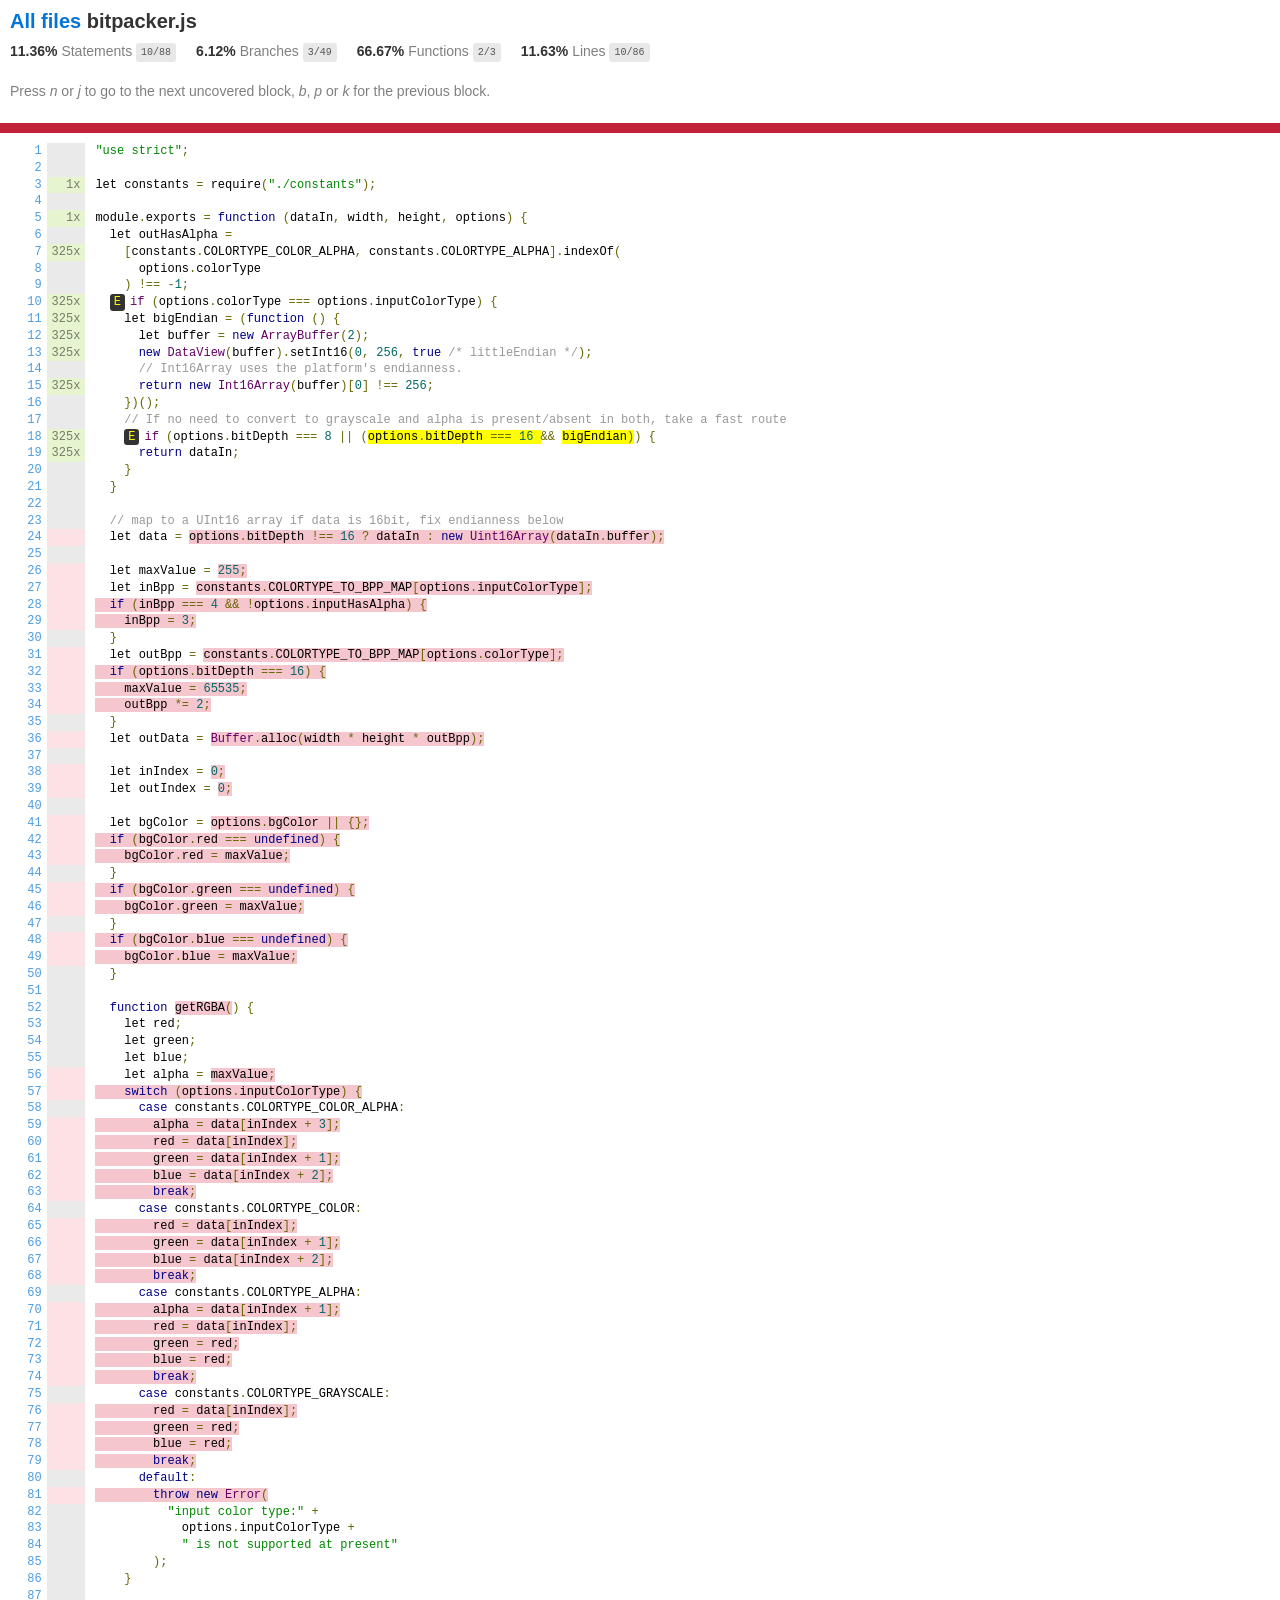
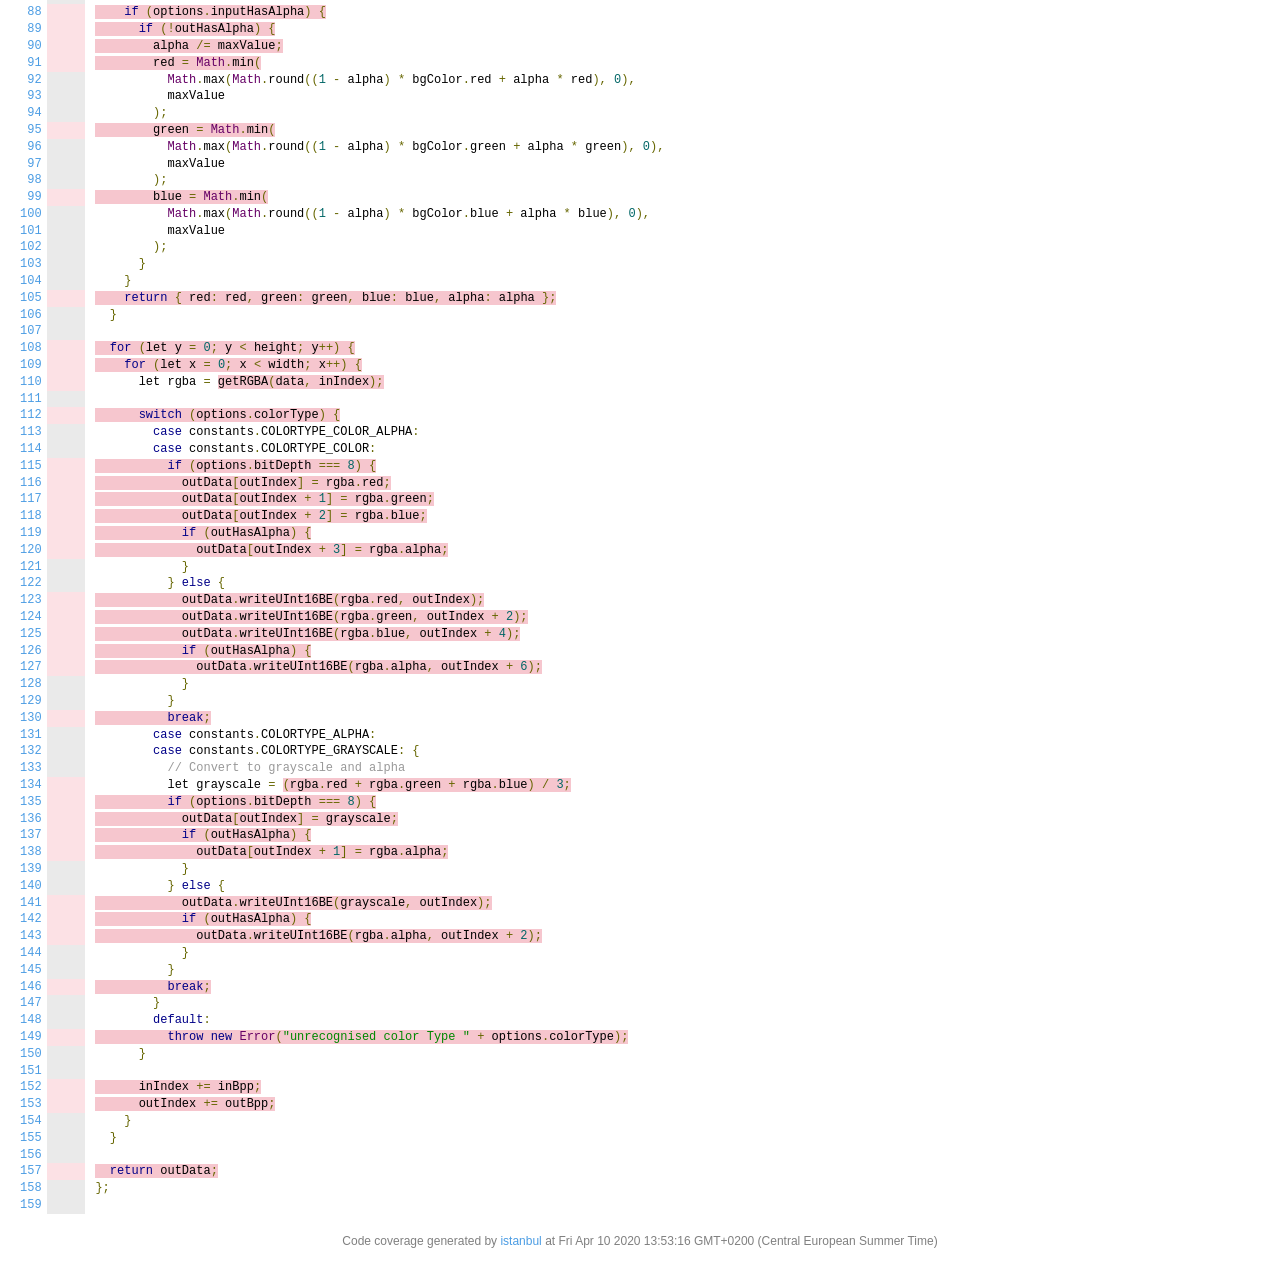
<file: node_modules/pngjs/coverage/lcov-report/bitpacker.js.html>
<!doctype html>
<html lang="en">

<head>
    <title>Code coverage report for bitpacker.js</title>
    <meta charset="utf-8" />
    <link rel="stylesheet" href="prettify.css" />
    <link rel="stylesheet" href="base.css" />
    <link rel="shortcut icon" type="image/x-icon" href="favicon.png" />
    <meta name="viewport" content="width=device-width, initial-scale=1" />
    <style type='text/css'>
        .coverage-summary .sorter {
            background-image: url(sort-arrow-sprite.png);
        }
    </style>
</head>
    
<body>
<div class='wrapper'>
    <div class='pad1'>
        <h1><a href="index.html">All files</a> bitpacker.js</h1>
        <div class='clearfix'>
            
            <div class='fl pad1y space-right2'>
                <span class="strong">11.36% </span>
                <span class="quiet">Statements</span>
                <span class='fraction'>10/88</span>
            </div>
        
            
            <div class='fl pad1y space-right2'>
                <span class="strong">6.12% </span>
                <span class="quiet">Branches</span>
                <span class='fraction'>3/49</span>
            </div>
        
            
            <div class='fl pad1y space-right2'>
                <span class="strong">66.67% </span>
                <span class="quiet">Functions</span>
                <span class='fraction'>2/3</span>
            </div>
        
            
            <div class='fl pad1y space-right2'>
                <span class="strong">11.63% </span>
                <span class="quiet">Lines</span>
                <span class='fraction'>10/86</span>
            </div>
        
            
        </div>
        <p class="quiet">
            Press <em>n</em> or <em>j</em> to go to the next uncovered block, <em>b</em>, <em>p</em> or <em>k</em> for the previous block.
        </p>
    </div>
    <div class='status-line low'></div>
    <pre><table class="coverage">
<tr><td class="line-count quiet"><a name='L1'></a><a href='#L1'>1</a>
<a name='L2'></a><a href='#L2'>2</a>
<a name='L3'></a><a href='#L3'>3</a>
<a name='L4'></a><a href='#L4'>4</a>
<a name='L5'></a><a href='#L5'>5</a>
<a name='L6'></a><a href='#L6'>6</a>
<a name='L7'></a><a href='#L7'>7</a>
<a name='L8'></a><a href='#L8'>8</a>
<a name='L9'></a><a href='#L9'>9</a>
<a name='L10'></a><a href='#L10'>10</a>
<a name='L11'></a><a href='#L11'>11</a>
<a name='L12'></a><a href='#L12'>12</a>
<a name='L13'></a><a href='#L13'>13</a>
<a name='L14'></a><a href='#L14'>14</a>
<a name='L15'></a><a href='#L15'>15</a>
<a name='L16'></a><a href='#L16'>16</a>
<a name='L17'></a><a href='#L17'>17</a>
<a name='L18'></a><a href='#L18'>18</a>
<a name='L19'></a><a href='#L19'>19</a>
<a name='L20'></a><a href='#L20'>20</a>
<a name='L21'></a><a href='#L21'>21</a>
<a name='L22'></a><a href='#L22'>22</a>
<a name='L23'></a><a href='#L23'>23</a>
<a name='L24'></a><a href='#L24'>24</a>
<a name='L25'></a><a href='#L25'>25</a>
<a name='L26'></a><a href='#L26'>26</a>
<a name='L27'></a><a href='#L27'>27</a>
<a name='L28'></a><a href='#L28'>28</a>
<a name='L29'></a><a href='#L29'>29</a>
<a name='L30'></a><a href='#L30'>30</a>
<a name='L31'></a><a href='#L31'>31</a>
<a name='L32'></a><a href='#L32'>32</a>
<a name='L33'></a><a href='#L33'>33</a>
<a name='L34'></a><a href='#L34'>34</a>
<a name='L35'></a><a href='#L35'>35</a>
<a name='L36'></a><a href='#L36'>36</a>
<a name='L37'></a><a href='#L37'>37</a>
<a name='L38'></a><a href='#L38'>38</a>
<a name='L39'></a><a href='#L39'>39</a>
<a name='L40'></a><a href='#L40'>40</a>
<a name='L41'></a><a href='#L41'>41</a>
<a name='L42'></a><a href='#L42'>42</a>
<a name='L43'></a><a href='#L43'>43</a>
<a name='L44'></a><a href='#L44'>44</a>
<a name='L45'></a><a href='#L45'>45</a>
<a name='L46'></a><a href='#L46'>46</a>
<a name='L47'></a><a href='#L47'>47</a>
<a name='L48'></a><a href='#L48'>48</a>
<a name='L49'></a><a href='#L49'>49</a>
<a name='L50'></a><a href='#L50'>50</a>
<a name='L51'></a><a href='#L51'>51</a>
<a name='L52'></a><a href='#L52'>52</a>
<a name='L53'></a><a href='#L53'>53</a>
<a name='L54'></a><a href='#L54'>54</a>
<a name='L55'></a><a href='#L55'>55</a>
<a name='L56'></a><a href='#L56'>56</a>
<a name='L57'></a><a href='#L57'>57</a>
<a name='L58'></a><a href='#L58'>58</a>
<a name='L59'></a><a href='#L59'>59</a>
<a name='L60'></a><a href='#L60'>60</a>
<a name='L61'></a><a href='#L61'>61</a>
<a name='L62'></a><a href='#L62'>62</a>
<a name='L63'></a><a href='#L63'>63</a>
<a name='L64'></a><a href='#L64'>64</a>
<a name='L65'></a><a href='#L65'>65</a>
<a name='L66'></a><a href='#L66'>66</a>
<a name='L67'></a><a href='#L67'>67</a>
<a name='L68'></a><a href='#L68'>68</a>
<a name='L69'></a><a href='#L69'>69</a>
<a name='L70'></a><a href='#L70'>70</a>
<a name='L71'></a><a href='#L71'>71</a>
<a name='L72'></a><a href='#L72'>72</a>
<a name='L73'></a><a href='#L73'>73</a>
<a name='L74'></a><a href='#L74'>74</a>
<a name='L75'></a><a href='#L75'>75</a>
<a name='L76'></a><a href='#L76'>76</a>
<a name='L77'></a><a href='#L77'>77</a>
<a name='L78'></a><a href='#L78'>78</a>
<a name='L79'></a><a href='#L79'>79</a>
<a name='L80'></a><a href='#L80'>80</a>
<a name='L81'></a><a href='#L81'>81</a>
<a name='L82'></a><a href='#L82'>82</a>
<a name='L83'></a><a href='#L83'>83</a>
<a name='L84'></a><a href='#L84'>84</a>
<a name='L85'></a><a href='#L85'>85</a>
<a name='L86'></a><a href='#L86'>86</a>
<a name='L87'></a><a href='#L87'>87</a>
<a name='L88'></a><a href='#L88'>88</a>
<a name='L89'></a><a href='#L89'>89</a>
<a name='L90'></a><a href='#L90'>90</a>
<a name='L91'></a><a href='#L91'>91</a>
<a name='L92'></a><a href='#L92'>92</a>
<a name='L93'></a><a href='#L93'>93</a>
<a name='L94'></a><a href='#L94'>94</a>
<a name='L95'></a><a href='#L95'>95</a>
<a name='L96'></a><a href='#L96'>96</a>
<a name='L97'></a><a href='#L97'>97</a>
<a name='L98'></a><a href='#L98'>98</a>
<a name='L99'></a><a href='#L99'>99</a>
<a name='L100'></a><a href='#L100'>100</a>
<a name='L101'></a><a href='#L101'>101</a>
<a name='L102'></a><a href='#L102'>102</a>
<a name='L103'></a><a href='#L103'>103</a>
<a name='L104'></a><a href='#L104'>104</a>
<a name='L105'></a><a href='#L105'>105</a>
<a name='L106'></a><a href='#L106'>106</a>
<a name='L107'></a><a href='#L107'>107</a>
<a name='L108'></a><a href='#L108'>108</a>
<a name='L109'></a><a href='#L109'>109</a>
<a name='L110'></a><a href='#L110'>110</a>
<a name='L111'></a><a href='#L111'>111</a>
<a name='L112'></a><a href='#L112'>112</a>
<a name='L113'></a><a href='#L113'>113</a>
<a name='L114'></a><a href='#L114'>114</a>
<a name='L115'></a><a href='#L115'>115</a>
<a name='L116'></a><a href='#L116'>116</a>
<a name='L117'></a><a href='#L117'>117</a>
<a name='L118'></a><a href='#L118'>118</a>
<a name='L119'></a><a href='#L119'>119</a>
<a name='L120'></a><a href='#L120'>120</a>
<a name='L121'></a><a href='#L121'>121</a>
<a name='L122'></a><a href='#L122'>122</a>
<a name='L123'></a><a href='#L123'>123</a>
<a name='L124'></a><a href='#L124'>124</a>
<a name='L125'></a><a href='#L125'>125</a>
<a name='L126'></a><a href='#L126'>126</a>
<a name='L127'></a><a href='#L127'>127</a>
<a name='L128'></a><a href='#L128'>128</a>
<a name='L129'></a><a href='#L129'>129</a>
<a name='L130'></a><a href='#L130'>130</a>
<a name='L131'></a><a href='#L131'>131</a>
<a name='L132'></a><a href='#L132'>132</a>
<a name='L133'></a><a href='#L133'>133</a>
<a name='L134'></a><a href='#L134'>134</a>
<a name='L135'></a><a href='#L135'>135</a>
<a name='L136'></a><a href='#L136'>136</a>
<a name='L137'></a><a href='#L137'>137</a>
<a name='L138'></a><a href='#L138'>138</a>
<a name='L139'></a><a href='#L139'>139</a>
<a name='L140'></a><a href='#L140'>140</a>
<a name='L141'></a><a href='#L141'>141</a>
<a name='L142'></a><a href='#L142'>142</a>
<a name='L143'></a><a href='#L143'>143</a>
<a name='L144'></a><a href='#L144'>144</a>
<a name='L145'></a><a href='#L145'>145</a>
<a name='L146'></a><a href='#L146'>146</a>
<a name='L147'></a><a href='#L147'>147</a>
<a name='L148'></a><a href='#L148'>148</a>
<a name='L149'></a><a href='#L149'>149</a>
<a name='L150'></a><a href='#L150'>150</a>
<a name='L151'></a><a href='#L151'>151</a>
<a name='L152'></a><a href='#L152'>152</a>
<a name='L153'></a><a href='#L153'>153</a>
<a name='L154'></a><a href='#L154'>154</a>
<a name='L155'></a><a href='#L155'>155</a>
<a name='L156'></a><a href='#L156'>156</a>
<a name='L157'></a><a href='#L157'>157</a>
<a name='L158'></a><a href='#L158'>158</a>
<a name='L159'></a><a href='#L159'>159</a></td><td class="line-coverage quiet"><span class="cline-any cline-neutral">&nbsp;</span>
<span class="cline-any cline-neutral">&nbsp;</span>
<span class="cline-any cline-yes">1x</span>
<span class="cline-any cline-neutral">&nbsp;</span>
<span class="cline-any cline-yes">1x</span>
<span class="cline-any cline-neutral">&nbsp;</span>
<span class="cline-any cline-yes">325x</span>
<span class="cline-any cline-neutral">&nbsp;</span>
<span class="cline-any cline-neutral">&nbsp;</span>
<span class="cline-any cline-yes">325x</span>
<span class="cline-any cline-yes">325x</span>
<span class="cline-any cline-yes">325x</span>
<span class="cline-any cline-yes">325x</span>
<span class="cline-any cline-neutral">&nbsp;</span>
<span class="cline-any cline-yes">325x</span>
<span class="cline-any cline-neutral">&nbsp;</span>
<span class="cline-any cline-neutral">&nbsp;</span>
<span class="cline-any cline-yes">325x</span>
<span class="cline-any cline-yes">325x</span>
<span class="cline-any cline-neutral">&nbsp;</span>
<span class="cline-any cline-neutral">&nbsp;</span>
<span class="cline-any cline-neutral">&nbsp;</span>
<span class="cline-any cline-neutral">&nbsp;</span>
<span class="cline-any cline-no">&nbsp;</span>
<span class="cline-any cline-neutral">&nbsp;</span>
<span class="cline-any cline-no">&nbsp;</span>
<span class="cline-any cline-no">&nbsp;</span>
<span class="cline-any cline-no">&nbsp;</span>
<span class="cline-any cline-no">&nbsp;</span>
<span class="cline-any cline-neutral">&nbsp;</span>
<span class="cline-any cline-no">&nbsp;</span>
<span class="cline-any cline-no">&nbsp;</span>
<span class="cline-any cline-no">&nbsp;</span>
<span class="cline-any cline-no">&nbsp;</span>
<span class="cline-any cline-neutral">&nbsp;</span>
<span class="cline-any cline-no">&nbsp;</span>
<span class="cline-any cline-neutral">&nbsp;</span>
<span class="cline-any cline-no">&nbsp;</span>
<span class="cline-any cline-no">&nbsp;</span>
<span class="cline-any cline-neutral">&nbsp;</span>
<span class="cline-any cline-no">&nbsp;</span>
<span class="cline-any cline-no">&nbsp;</span>
<span class="cline-any cline-no">&nbsp;</span>
<span class="cline-any cline-neutral">&nbsp;</span>
<span class="cline-any cline-no">&nbsp;</span>
<span class="cline-any cline-no">&nbsp;</span>
<span class="cline-any cline-neutral">&nbsp;</span>
<span class="cline-any cline-no">&nbsp;</span>
<span class="cline-any cline-no">&nbsp;</span>
<span class="cline-any cline-neutral">&nbsp;</span>
<span class="cline-any cline-neutral">&nbsp;</span>
<span class="cline-any cline-neutral">&nbsp;</span>
<span class="cline-any cline-neutral">&nbsp;</span>
<span class="cline-any cline-neutral">&nbsp;</span>
<span class="cline-any cline-neutral">&nbsp;</span>
<span class="cline-any cline-no">&nbsp;</span>
<span class="cline-any cline-no">&nbsp;</span>
<span class="cline-any cline-neutral">&nbsp;</span>
<span class="cline-any cline-no">&nbsp;</span>
<span class="cline-any cline-no">&nbsp;</span>
<span class="cline-any cline-no">&nbsp;</span>
<span class="cline-any cline-no">&nbsp;</span>
<span class="cline-any cline-no">&nbsp;</span>
<span class="cline-any cline-neutral">&nbsp;</span>
<span class="cline-any cline-no">&nbsp;</span>
<span class="cline-any cline-no">&nbsp;</span>
<span class="cline-any cline-no">&nbsp;</span>
<span class="cline-any cline-no">&nbsp;</span>
<span class="cline-any cline-neutral">&nbsp;</span>
<span class="cline-any cline-no">&nbsp;</span>
<span class="cline-any cline-no">&nbsp;</span>
<span class="cline-any cline-no">&nbsp;</span>
<span class="cline-any cline-no">&nbsp;</span>
<span class="cline-any cline-no">&nbsp;</span>
<span class="cline-any cline-neutral">&nbsp;</span>
<span class="cline-any cline-no">&nbsp;</span>
<span class="cline-any cline-no">&nbsp;</span>
<span class="cline-any cline-no">&nbsp;</span>
<span class="cline-any cline-no">&nbsp;</span>
<span class="cline-any cline-neutral">&nbsp;</span>
<span class="cline-any cline-no">&nbsp;</span>
<span class="cline-any cline-neutral">&nbsp;</span>
<span class="cline-any cline-neutral">&nbsp;</span>
<span class="cline-any cline-neutral">&nbsp;</span>
<span class="cline-any cline-neutral">&nbsp;</span>
<span class="cline-any cline-neutral">&nbsp;</span>
<span class="cline-any cline-neutral">&nbsp;</span>
<span class="cline-any cline-no">&nbsp;</span>
<span class="cline-any cline-no">&nbsp;</span>
<span class="cline-any cline-no">&nbsp;</span>
<span class="cline-any cline-no">&nbsp;</span>
<span class="cline-any cline-neutral">&nbsp;</span>
<span class="cline-any cline-neutral">&nbsp;</span>
<span class="cline-any cline-neutral">&nbsp;</span>
<span class="cline-any cline-no">&nbsp;</span>
<span class="cline-any cline-neutral">&nbsp;</span>
<span class="cline-any cline-neutral">&nbsp;</span>
<span class="cline-any cline-neutral">&nbsp;</span>
<span class="cline-any cline-no">&nbsp;</span>
<span class="cline-any cline-neutral">&nbsp;</span>
<span class="cline-any cline-neutral">&nbsp;</span>
<span class="cline-any cline-neutral">&nbsp;</span>
<span class="cline-any cline-neutral">&nbsp;</span>
<span class="cline-any cline-neutral">&nbsp;</span>
<span class="cline-any cline-no">&nbsp;</span>
<span class="cline-any cline-neutral">&nbsp;</span>
<span class="cline-any cline-neutral">&nbsp;</span>
<span class="cline-any cline-no">&nbsp;</span>
<span class="cline-any cline-no">&nbsp;</span>
<span class="cline-any cline-no">&nbsp;</span>
<span class="cline-any cline-neutral">&nbsp;</span>
<span class="cline-any cline-no">&nbsp;</span>
<span class="cline-any cline-neutral">&nbsp;</span>
<span class="cline-any cline-neutral">&nbsp;</span>
<span class="cline-any cline-no">&nbsp;</span>
<span class="cline-any cline-no">&nbsp;</span>
<span class="cline-any cline-no">&nbsp;</span>
<span class="cline-any cline-no">&nbsp;</span>
<span class="cline-any cline-no">&nbsp;</span>
<span class="cline-any cline-no">&nbsp;</span>
<span class="cline-any cline-neutral">&nbsp;</span>
<span class="cline-any cline-neutral">&nbsp;</span>
<span class="cline-any cline-no">&nbsp;</span>
<span class="cline-any cline-no">&nbsp;</span>
<span class="cline-any cline-no">&nbsp;</span>
<span class="cline-any cline-no">&nbsp;</span>
<span class="cline-any cline-no">&nbsp;</span>
<span class="cline-any cline-neutral">&nbsp;</span>
<span class="cline-any cline-neutral">&nbsp;</span>
<span class="cline-any cline-no">&nbsp;</span>
<span class="cline-any cline-neutral">&nbsp;</span>
<span class="cline-any cline-neutral">&nbsp;</span>
<span class="cline-any cline-neutral">&nbsp;</span>
<span class="cline-any cline-no">&nbsp;</span>
<span class="cline-any cline-no">&nbsp;</span>
<span class="cline-any cline-no">&nbsp;</span>
<span class="cline-any cline-no">&nbsp;</span>
<span class="cline-any cline-no">&nbsp;</span>
<span class="cline-any cline-neutral">&nbsp;</span>
<span class="cline-any cline-neutral">&nbsp;</span>
<span class="cline-any cline-no">&nbsp;</span>
<span class="cline-any cline-no">&nbsp;</span>
<span class="cline-any cline-no">&nbsp;</span>
<span class="cline-any cline-neutral">&nbsp;</span>
<span class="cline-any cline-neutral">&nbsp;</span>
<span class="cline-any cline-no">&nbsp;</span>
<span class="cline-any cline-neutral">&nbsp;</span>
<span class="cline-any cline-neutral">&nbsp;</span>
<span class="cline-any cline-no">&nbsp;</span>
<span class="cline-any cline-neutral">&nbsp;</span>
<span class="cline-any cline-neutral">&nbsp;</span>
<span class="cline-any cline-no">&nbsp;</span>
<span class="cline-any cline-no">&nbsp;</span>
<span class="cline-any cline-neutral">&nbsp;</span>
<span class="cline-any cline-neutral">&nbsp;</span>
<span class="cline-any cline-neutral">&nbsp;</span>
<span class="cline-any cline-no">&nbsp;</span>
<span class="cline-any cline-neutral">&nbsp;</span>
<span class="cline-any cline-neutral">&nbsp;</span></td><td class="text"><pre class="prettyprint lang-js">"use strict";
&nbsp;
let constants = require("./constants");
&nbsp;
module.exports = function (dataIn, width, height, options) {
  let outHasAlpha =
    [constants.COLORTYPE_COLOR_ALPHA, constants.COLORTYPE_ALPHA].indexOf(
      options.colorType
    ) !== -1;
  <span class="missing-if-branch" title="else path not taken" >E</span>if (options.colorType === options.inputColorType) {
    let bigEndian = (function () {
      let buffer = new ArrayBuffer(2);
      new DataView(buffer).setInt16(0, 256, true /* littleEndian */);
      // Int16Array uses the platform's endianness.
      return new Int16Array(buffer)[0] !== 256;
    })();
    // If no need to convert to grayscale and alpha is present/absent in both, take a fast route
    <span class="missing-if-branch" title="else path not taken" >E</span>if (options.bitDepth === 8 || (<span class="branch-1 cbranch-no" title="branch not covered" >options.bitDepth === 16 </span>&amp;&amp; <span class="branch-2 cbranch-no" title="branch not covered" >bigEndian)</span>) {
      return dataIn;
    }
  }
&nbsp;
  // map to a UInt16 array if data is 16bit, fix endianness below
  let data = <span class="cstat-no" title="statement not covered" >options.bitDepth !== 16 ? dataIn : new Uint16Array(dataIn.buffer);</span>
&nbsp;
  let maxValue = <span class="cstat-no" title="statement not covered" >255;</span>
  let inBpp = <span class="cstat-no" title="statement not covered" >constants.COLORTYPE_TO_BPP_MAP[options.inputColorType];</span>
<span class="cstat-no" title="statement not covered" >  if (inBpp === 4 &amp;&amp; !options.inputHasAlpha) {</span>
<span class="cstat-no" title="statement not covered" >    inBpp = 3;</span>
  }
  let outBpp = <span class="cstat-no" title="statement not covered" >constants.COLORTYPE_TO_BPP_MAP[options.colorType];</span>
<span class="cstat-no" title="statement not covered" >  if (options.bitDepth === 16) {</span>
<span class="cstat-no" title="statement not covered" >    maxValue = 65535;</span>
<span class="cstat-no" title="statement not covered" >    outBpp *= 2;</span>
  }
  let outData = <span class="cstat-no" title="statement not covered" >Buffer.alloc(width * height * outBpp);</span>
&nbsp;
  let inIndex = <span class="cstat-no" title="statement not covered" >0;</span>
  let outIndex = <span class="cstat-no" title="statement not covered" >0;</span>
&nbsp;
  let bgColor = <span class="cstat-no" title="statement not covered" >options.bgColor || {};</span>
<span class="cstat-no" title="statement not covered" >  if (bgColor.red === undefined) {</span>
<span class="cstat-no" title="statement not covered" >    bgColor.red = maxValue;</span>
  }
<span class="cstat-no" title="statement not covered" >  if (bgColor.green === undefined) {</span>
<span class="cstat-no" title="statement not covered" >    bgColor.green = maxValue;</span>
  }
<span class="cstat-no" title="statement not covered" >  if (bgColor.blue === undefined) {</span>
<span class="cstat-no" title="statement not covered" >    bgColor.blue = maxValue;</span>
  }
&nbsp;
  function <span class="fstat-no" title="function not covered" >getRGBA(</span>) {
    let red;
    let green;
    let blue;
    let alpha = <span class="cstat-no" title="statement not covered" >maxValue;</span>
<span class="cstat-no" title="statement not covered" >    switch (options.inputColorType) {</span>
      case constants.COLORTYPE_COLOR_ALPHA:
<span class="cstat-no" title="statement not covered" >        alpha = data[inIndex + 3];</span>
<span class="cstat-no" title="statement not covered" >        red = data[inIndex];</span>
<span class="cstat-no" title="statement not covered" >        green = data[inIndex + 1];</span>
<span class="cstat-no" title="statement not covered" >        blue = data[inIndex + 2];</span>
<span class="cstat-no" title="statement not covered" >        break;</span>
      case constants.COLORTYPE_COLOR:
<span class="cstat-no" title="statement not covered" >        red = data[inIndex];</span>
<span class="cstat-no" title="statement not covered" >        green = data[inIndex + 1];</span>
<span class="cstat-no" title="statement not covered" >        blue = data[inIndex + 2];</span>
<span class="cstat-no" title="statement not covered" >        break;</span>
      case constants.COLORTYPE_ALPHA:
<span class="cstat-no" title="statement not covered" >        alpha = data[inIndex + 1];</span>
<span class="cstat-no" title="statement not covered" >        red = data[inIndex];</span>
<span class="cstat-no" title="statement not covered" >        green = red;</span>
<span class="cstat-no" title="statement not covered" >        blue = red;</span>
<span class="cstat-no" title="statement not covered" >        break;</span>
      case constants.COLORTYPE_GRAYSCALE:
<span class="cstat-no" title="statement not covered" >        red = data[inIndex];</span>
<span class="cstat-no" title="statement not covered" >        green = red;</span>
<span class="cstat-no" title="statement not covered" >        blue = red;</span>
<span class="cstat-no" title="statement not covered" >        break;</span>
      default:
<span class="cstat-no" title="statement not covered" >        throw new Error(</span>
          "input color type:" +
            options.inputColorType +
            " is not supported at present"
        );
    }
&nbsp;
<span class="cstat-no" title="statement not covered" >    if (options.inputHasAlpha) {</span>
<span class="cstat-no" title="statement not covered" >      if (!outHasAlpha) {</span>
<span class="cstat-no" title="statement not covered" >        alpha /= maxValue;</span>
<span class="cstat-no" title="statement not covered" >        red = Math.min(</span>
          Math.max(Math.round((1 - alpha) * bgColor.red + alpha * red), 0),
          maxValue
        );
<span class="cstat-no" title="statement not covered" >        green = Math.min(</span>
          Math.max(Math.round((1 - alpha) * bgColor.green + alpha * green), 0),
          maxValue
        );
<span class="cstat-no" title="statement not covered" >        blue = Math.min(</span>
          Math.max(Math.round((1 - alpha) * bgColor.blue + alpha * blue), 0),
          maxValue
        );
      }
    }
<span class="cstat-no" title="statement not covered" >    return { red: red, green: green, blue: blue, alpha: alpha };</span>
  }
&nbsp;
<span class="cstat-no" title="statement not covered" >  for (let y = <span class="cstat-no" title="statement not covered" >0;</span> y &lt; height; y++) {</span>
<span class="cstat-no" title="statement not covered" >    for (let x = <span class="cstat-no" title="statement not covered" >0;</span> x &lt; width; x++) {</span>
      let rgba = <span class="cstat-no" title="statement not covered" >getRGBA(data, inIndex);</span>
&nbsp;
<span class="cstat-no" title="statement not covered" >      switch (options.colorType) {</span>
        case constants.COLORTYPE_COLOR_ALPHA:
        case constants.COLORTYPE_COLOR:
<span class="cstat-no" title="statement not covered" >          if (options.bitDepth === 8) {</span>
<span class="cstat-no" title="statement not covered" >            outData[outIndex] = rgba.red;</span>
<span class="cstat-no" title="statement not covered" >            outData[outIndex + 1] = rgba.green;</span>
<span class="cstat-no" title="statement not covered" >            outData[outIndex + 2] = rgba.blue;</span>
<span class="cstat-no" title="statement not covered" >            if (outHasAlpha) {</span>
<span class="cstat-no" title="statement not covered" >              outData[outIndex + 3] = rgba.alpha;</span>
            }
          } else {
<span class="cstat-no" title="statement not covered" >            outData.writeUInt16BE(rgba.red, outIndex);</span>
<span class="cstat-no" title="statement not covered" >            outData.writeUInt16BE(rgba.green, outIndex + 2);</span>
<span class="cstat-no" title="statement not covered" >            outData.writeUInt16BE(rgba.blue, outIndex + 4);</span>
<span class="cstat-no" title="statement not covered" >            if (outHasAlpha) {</span>
<span class="cstat-no" title="statement not covered" >              outData.writeUInt16BE(rgba.alpha, outIndex + 6);</span>
            }
          }
<span class="cstat-no" title="statement not covered" >          break;</span>
        case constants.COLORTYPE_ALPHA:
        case constants.COLORTYPE_GRAYSCALE: {
          // Convert to grayscale and alpha
          let grayscale = <span class="cstat-no" title="statement not covered" >(rgba.red + rgba.green + rgba.blue) / 3;</span>
<span class="cstat-no" title="statement not covered" >          if (options.bitDepth === 8) {</span>
<span class="cstat-no" title="statement not covered" >            outData[outIndex] = grayscale;</span>
<span class="cstat-no" title="statement not covered" >            if (outHasAlpha) {</span>
<span class="cstat-no" title="statement not covered" >              outData[outIndex + 1] = rgba.alpha;</span>
            }
          } else {
<span class="cstat-no" title="statement not covered" >            outData.writeUInt16BE(grayscale, outIndex);</span>
<span class="cstat-no" title="statement not covered" >            if (outHasAlpha) {</span>
<span class="cstat-no" title="statement not covered" >              outData.writeUInt16BE(rgba.alpha, outIndex + 2);</span>
            }
          }
<span class="cstat-no" title="statement not covered" >          break;</span>
        }
        default:
<span class="cstat-no" title="statement not covered" >          throw new Error("unrecognised color Type " + options.colorType);</span>
      }
&nbsp;
<span class="cstat-no" title="statement not covered" >      inIndex += inBpp;</span>
<span class="cstat-no" title="statement not covered" >      outIndex += outBpp;</span>
    }
  }
&nbsp;
<span class="cstat-no" title="statement not covered" >  return outData;</span>
};
&nbsp;</pre></td></tr></table></pre>

                <div class='push'></div><!-- for sticky footer -->
            </div><!-- /wrapper -->
            <div class='footer quiet pad2 space-top1 center small'>
                Code coverage generated by
                <a href="https://istanbul.js.org/" target="_blank">istanbul</a>
                at Fri Apr 10 2020 13:53:16 GMT+0200 (Central European Summer Time)
            </div>
        </div>
        <script src="prettify.js"></script>
        <script>
            window.onload = function () {
                prettyPrint();
            };
        </script>
        <script src="sorter.js"></script>
        <script src="block-navigation.js"></script>
    </body>
</html>
</file>
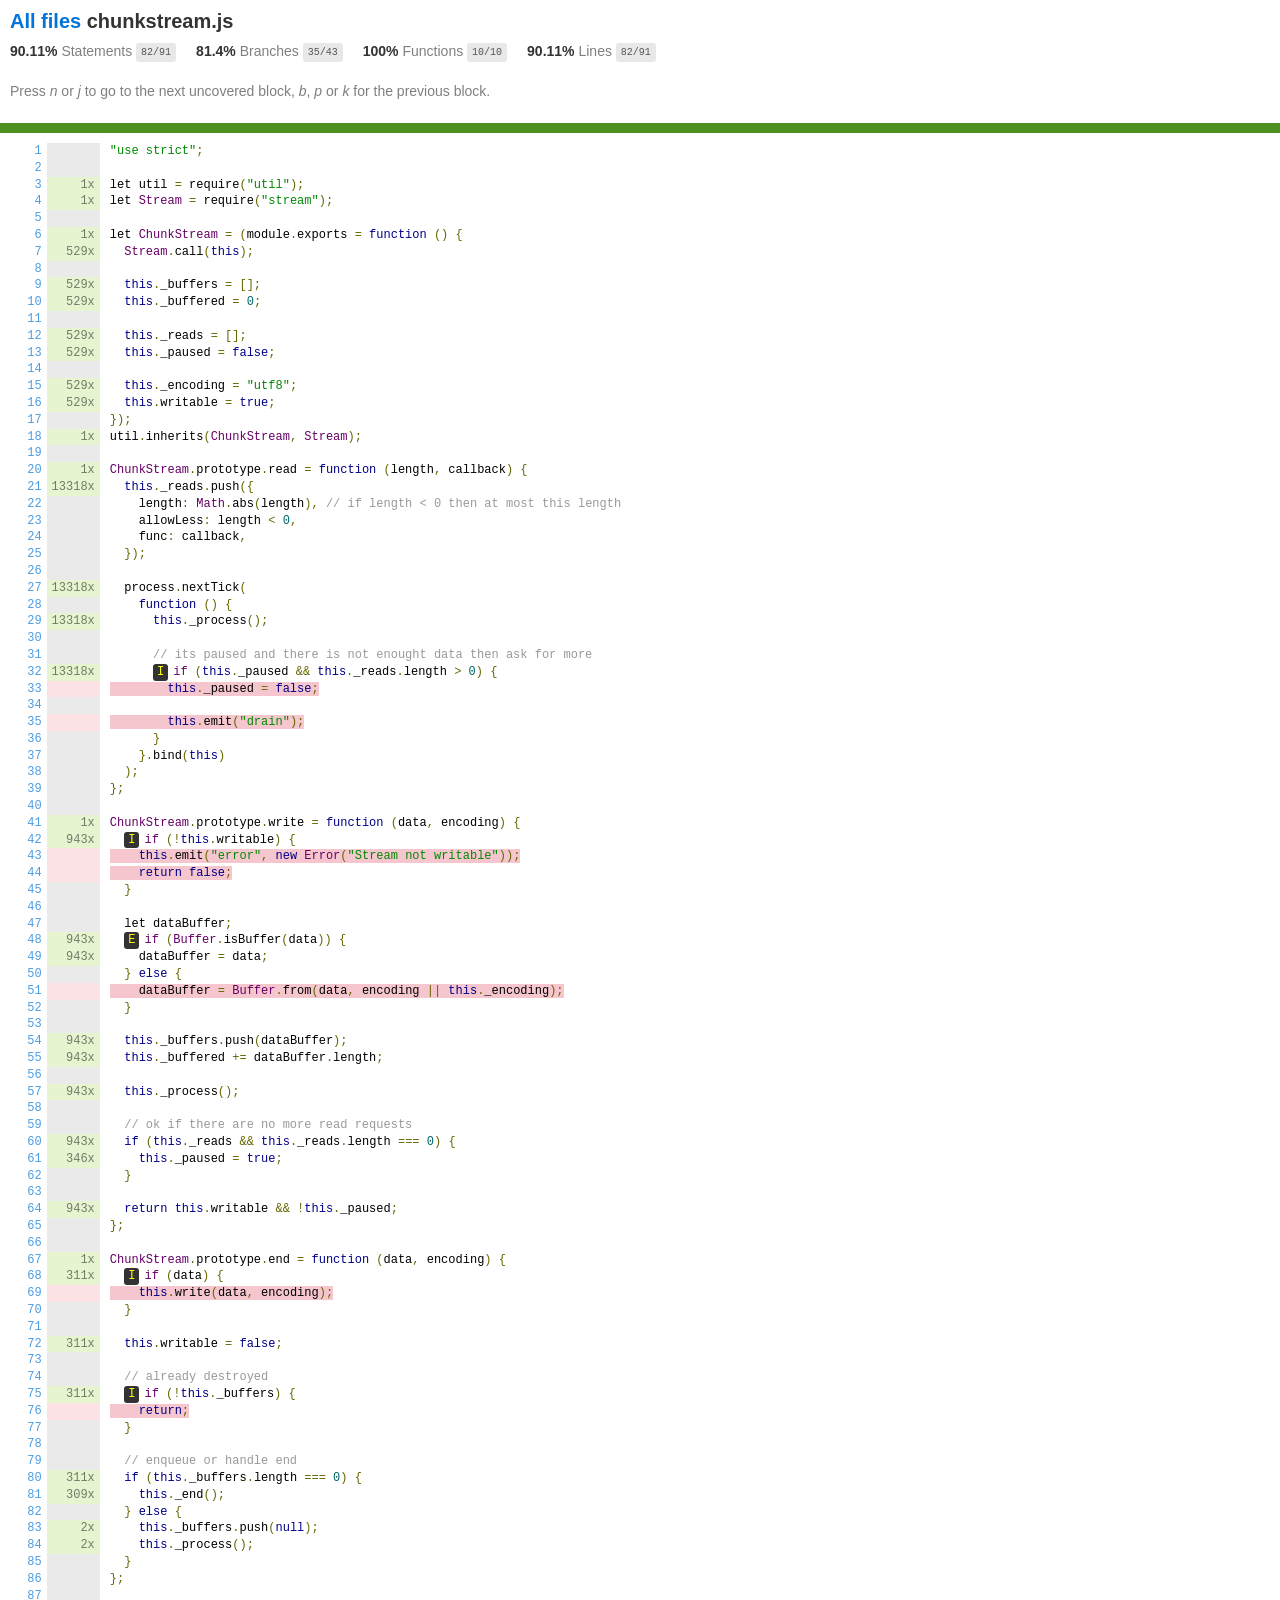
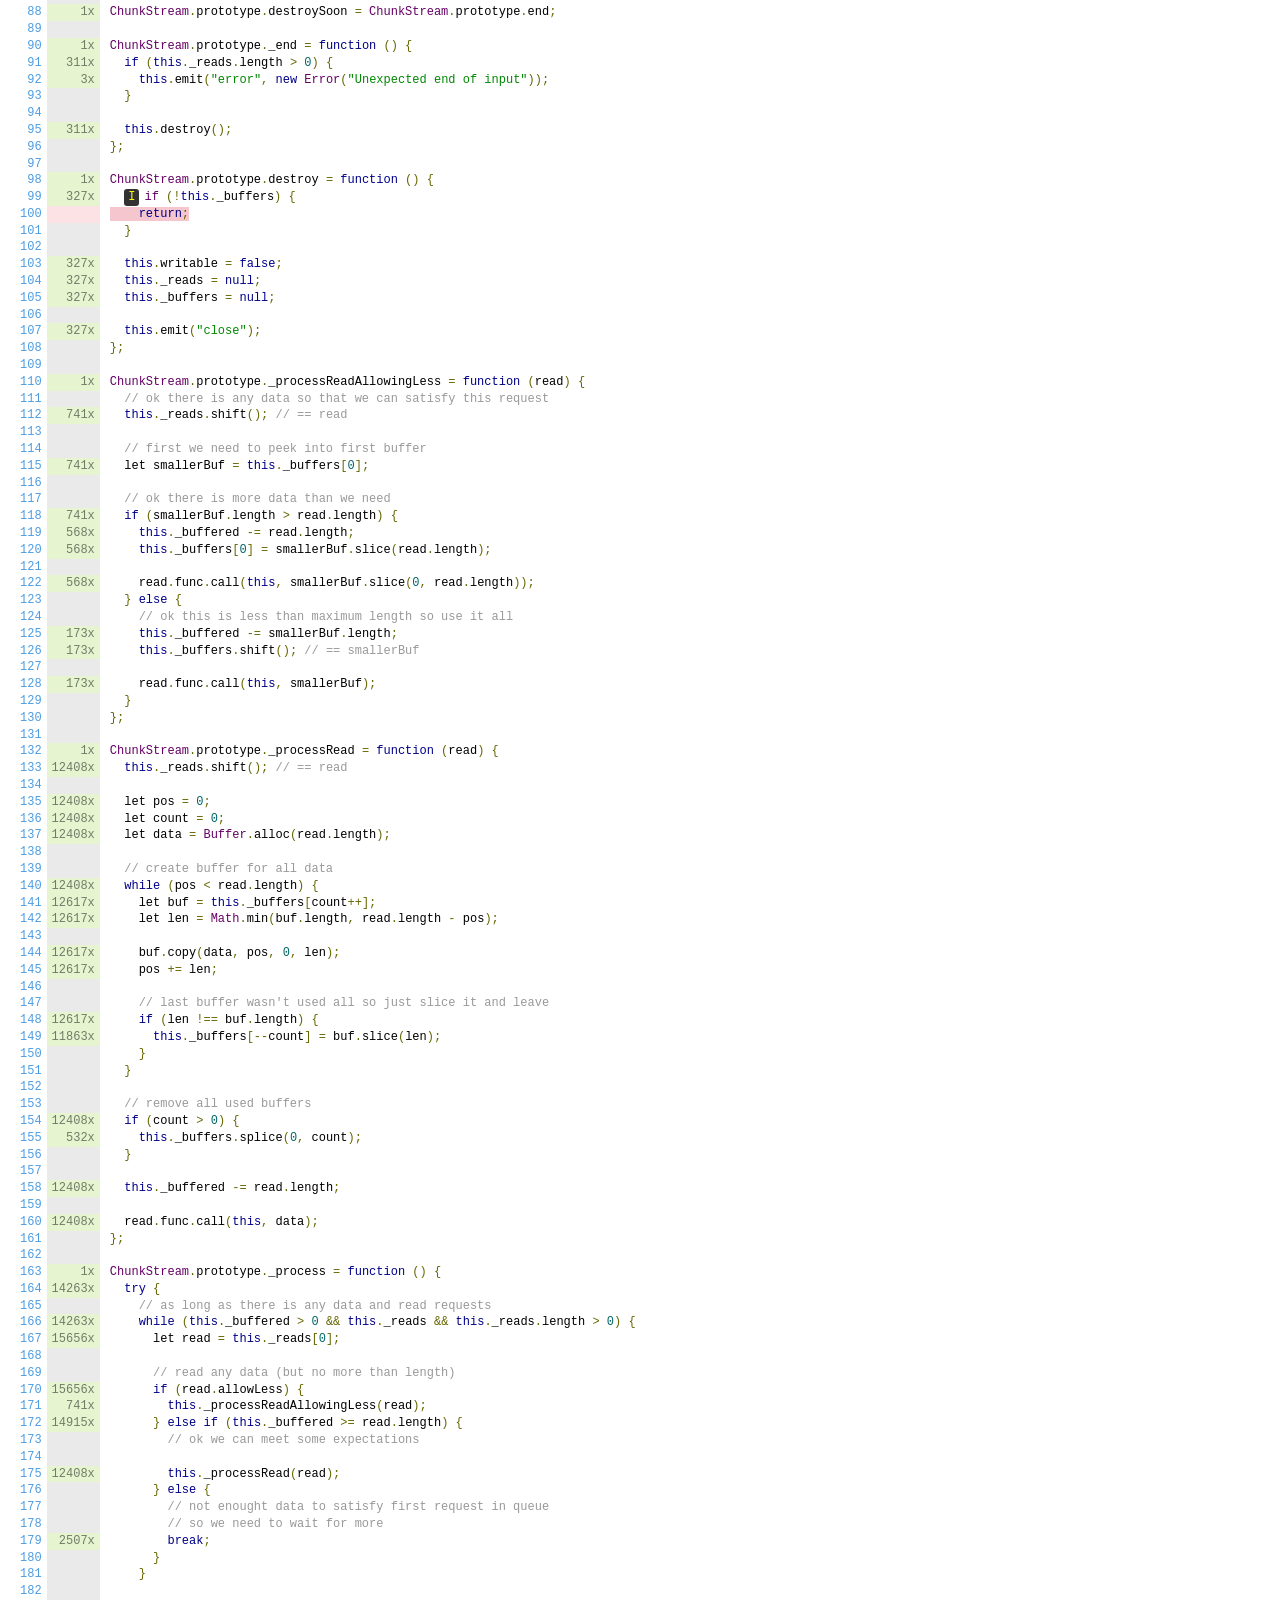
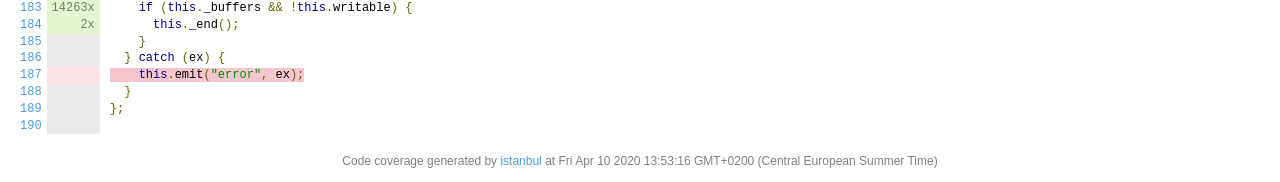
<file: node_modules/pngjs/coverage/lcov-report/chunkstream.js.html>
<!doctype html>
<html lang="en">

<head>
    <title>Code coverage report for chunkstream.js</title>
    <meta charset="utf-8" />
    <link rel="stylesheet" href="prettify.css" />
    <link rel="stylesheet" href="base.css" />
    <link rel="shortcut icon" type="image/x-icon" href="favicon.png" />
    <meta name="viewport" content="width=device-width, initial-scale=1" />
    <style type='text/css'>
        .coverage-summary .sorter {
            background-image: url(sort-arrow-sprite.png);
        }
    </style>
</head>
    
<body>
<div class='wrapper'>
    <div class='pad1'>
        <h1><a href="index.html">All files</a> chunkstream.js</h1>
        <div class='clearfix'>
            
            <div class='fl pad1y space-right2'>
                <span class="strong">90.11% </span>
                <span class="quiet">Statements</span>
                <span class='fraction'>82/91</span>
            </div>
        
            
            <div class='fl pad1y space-right2'>
                <span class="strong">81.4% </span>
                <span class="quiet">Branches</span>
                <span class='fraction'>35/43</span>
            </div>
        
            
            <div class='fl pad1y space-right2'>
                <span class="strong">100% </span>
                <span class="quiet">Functions</span>
                <span class='fraction'>10/10</span>
            </div>
        
            
            <div class='fl pad1y space-right2'>
                <span class="strong">90.11% </span>
                <span class="quiet">Lines</span>
                <span class='fraction'>82/91</span>
            </div>
        
            
        </div>
        <p class="quiet">
            Press <em>n</em> or <em>j</em> to go to the next uncovered block, <em>b</em>, <em>p</em> or <em>k</em> for the previous block.
        </p>
    </div>
    <div class='status-line high'></div>
    <pre><table class="coverage">
<tr><td class="line-count quiet"><a name='L1'></a><a href='#L1'>1</a>
<a name='L2'></a><a href='#L2'>2</a>
<a name='L3'></a><a href='#L3'>3</a>
<a name='L4'></a><a href='#L4'>4</a>
<a name='L5'></a><a href='#L5'>5</a>
<a name='L6'></a><a href='#L6'>6</a>
<a name='L7'></a><a href='#L7'>7</a>
<a name='L8'></a><a href='#L8'>8</a>
<a name='L9'></a><a href='#L9'>9</a>
<a name='L10'></a><a href='#L10'>10</a>
<a name='L11'></a><a href='#L11'>11</a>
<a name='L12'></a><a href='#L12'>12</a>
<a name='L13'></a><a href='#L13'>13</a>
<a name='L14'></a><a href='#L14'>14</a>
<a name='L15'></a><a href='#L15'>15</a>
<a name='L16'></a><a href='#L16'>16</a>
<a name='L17'></a><a href='#L17'>17</a>
<a name='L18'></a><a href='#L18'>18</a>
<a name='L19'></a><a href='#L19'>19</a>
<a name='L20'></a><a href='#L20'>20</a>
<a name='L21'></a><a href='#L21'>21</a>
<a name='L22'></a><a href='#L22'>22</a>
<a name='L23'></a><a href='#L23'>23</a>
<a name='L24'></a><a href='#L24'>24</a>
<a name='L25'></a><a href='#L25'>25</a>
<a name='L26'></a><a href='#L26'>26</a>
<a name='L27'></a><a href='#L27'>27</a>
<a name='L28'></a><a href='#L28'>28</a>
<a name='L29'></a><a href='#L29'>29</a>
<a name='L30'></a><a href='#L30'>30</a>
<a name='L31'></a><a href='#L31'>31</a>
<a name='L32'></a><a href='#L32'>32</a>
<a name='L33'></a><a href='#L33'>33</a>
<a name='L34'></a><a href='#L34'>34</a>
<a name='L35'></a><a href='#L35'>35</a>
<a name='L36'></a><a href='#L36'>36</a>
<a name='L37'></a><a href='#L37'>37</a>
<a name='L38'></a><a href='#L38'>38</a>
<a name='L39'></a><a href='#L39'>39</a>
<a name='L40'></a><a href='#L40'>40</a>
<a name='L41'></a><a href='#L41'>41</a>
<a name='L42'></a><a href='#L42'>42</a>
<a name='L43'></a><a href='#L43'>43</a>
<a name='L44'></a><a href='#L44'>44</a>
<a name='L45'></a><a href='#L45'>45</a>
<a name='L46'></a><a href='#L46'>46</a>
<a name='L47'></a><a href='#L47'>47</a>
<a name='L48'></a><a href='#L48'>48</a>
<a name='L49'></a><a href='#L49'>49</a>
<a name='L50'></a><a href='#L50'>50</a>
<a name='L51'></a><a href='#L51'>51</a>
<a name='L52'></a><a href='#L52'>52</a>
<a name='L53'></a><a href='#L53'>53</a>
<a name='L54'></a><a href='#L54'>54</a>
<a name='L55'></a><a href='#L55'>55</a>
<a name='L56'></a><a href='#L56'>56</a>
<a name='L57'></a><a href='#L57'>57</a>
<a name='L58'></a><a href='#L58'>58</a>
<a name='L59'></a><a href='#L59'>59</a>
<a name='L60'></a><a href='#L60'>60</a>
<a name='L61'></a><a href='#L61'>61</a>
<a name='L62'></a><a href='#L62'>62</a>
<a name='L63'></a><a href='#L63'>63</a>
<a name='L64'></a><a href='#L64'>64</a>
<a name='L65'></a><a href='#L65'>65</a>
<a name='L66'></a><a href='#L66'>66</a>
<a name='L67'></a><a href='#L67'>67</a>
<a name='L68'></a><a href='#L68'>68</a>
<a name='L69'></a><a href='#L69'>69</a>
<a name='L70'></a><a href='#L70'>70</a>
<a name='L71'></a><a href='#L71'>71</a>
<a name='L72'></a><a href='#L72'>72</a>
<a name='L73'></a><a href='#L73'>73</a>
<a name='L74'></a><a href='#L74'>74</a>
<a name='L75'></a><a href='#L75'>75</a>
<a name='L76'></a><a href='#L76'>76</a>
<a name='L77'></a><a href='#L77'>77</a>
<a name='L78'></a><a href='#L78'>78</a>
<a name='L79'></a><a href='#L79'>79</a>
<a name='L80'></a><a href='#L80'>80</a>
<a name='L81'></a><a href='#L81'>81</a>
<a name='L82'></a><a href='#L82'>82</a>
<a name='L83'></a><a href='#L83'>83</a>
<a name='L84'></a><a href='#L84'>84</a>
<a name='L85'></a><a href='#L85'>85</a>
<a name='L86'></a><a href='#L86'>86</a>
<a name='L87'></a><a href='#L87'>87</a>
<a name='L88'></a><a href='#L88'>88</a>
<a name='L89'></a><a href='#L89'>89</a>
<a name='L90'></a><a href='#L90'>90</a>
<a name='L91'></a><a href='#L91'>91</a>
<a name='L92'></a><a href='#L92'>92</a>
<a name='L93'></a><a href='#L93'>93</a>
<a name='L94'></a><a href='#L94'>94</a>
<a name='L95'></a><a href='#L95'>95</a>
<a name='L96'></a><a href='#L96'>96</a>
<a name='L97'></a><a href='#L97'>97</a>
<a name='L98'></a><a href='#L98'>98</a>
<a name='L99'></a><a href='#L99'>99</a>
<a name='L100'></a><a href='#L100'>100</a>
<a name='L101'></a><a href='#L101'>101</a>
<a name='L102'></a><a href='#L102'>102</a>
<a name='L103'></a><a href='#L103'>103</a>
<a name='L104'></a><a href='#L104'>104</a>
<a name='L105'></a><a href='#L105'>105</a>
<a name='L106'></a><a href='#L106'>106</a>
<a name='L107'></a><a href='#L107'>107</a>
<a name='L108'></a><a href='#L108'>108</a>
<a name='L109'></a><a href='#L109'>109</a>
<a name='L110'></a><a href='#L110'>110</a>
<a name='L111'></a><a href='#L111'>111</a>
<a name='L112'></a><a href='#L112'>112</a>
<a name='L113'></a><a href='#L113'>113</a>
<a name='L114'></a><a href='#L114'>114</a>
<a name='L115'></a><a href='#L115'>115</a>
<a name='L116'></a><a href='#L116'>116</a>
<a name='L117'></a><a href='#L117'>117</a>
<a name='L118'></a><a href='#L118'>118</a>
<a name='L119'></a><a href='#L119'>119</a>
<a name='L120'></a><a href='#L120'>120</a>
<a name='L121'></a><a href='#L121'>121</a>
<a name='L122'></a><a href='#L122'>122</a>
<a name='L123'></a><a href='#L123'>123</a>
<a name='L124'></a><a href='#L124'>124</a>
<a name='L125'></a><a href='#L125'>125</a>
<a name='L126'></a><a href='#L126'>126</a>
<a name='L127'></a><a href='#L127'>127</a>
<a name='L128'></a><a href='#L128'>128</a>
<a name='L129'></a><a href='#L129'>129</a>
<a name='L130'></a><a href='#L130'>130</a>
<a name='L131'></a><a href='#L131'>131</a>
<a name='L132'></a><a href='#L132'>132</a>
<a name='L133'></a><a href='#L133'>133</a>
<a name='L134'></a><a href='#L134'>134</a>
<a name='L135'></a><a href='#L135'>135</a>
<a name='L136'></a><a href='#L136'>136</a>
<a name='L137'></a><a href='#L137'>137</a>
<a name='L138'></a><a href='#L138'>138</a>
<a name='L139'></a><a href='#L139'>139</a>
<a name='L140'></a><a href='#L140'>140</a>
<a name='L141'></a><a href='#L141'>141</a>
<a name='L142'></a><a href='#L142'>142</a>
<a name='L143'></a><a href='#L143'>143</a>
<a name='L144'></a><a href='#L144'>144</a>
<a name='L145'></a><a href='#L145'>145</a>
<a name='L146'></a><a href='#L146'>146</a>
<a name='L147'></a><a href='#L147'>147</a>
<a name='L148'></a><a href='#L148'>148</a>
<a name='L149'></a><a href='#L149'>149</a>
<a name='L150'></a><a href='#L150'>150</a>
<a name='L151'></a><a href='#L151'>151</a>
<a name='L152'></a><a href='#L152'>152</a>
<a name='L153'></a><a href='#L153'>153</a>
<a name='L154'></a><a href='#L154'>154</a>
<a name='L155'></a><a href='#L155'>155</a>
<a name='L156'></a><a href='#L156'>156</a>
<a name='L157'></a><a href='#L157'>157</a>
<a name='L158'></a><a href='#L158'>158</a>
<a name='L159'></a><a href='#L159'>159</a>
<a name='L160'></a><a href='#L160'>160</a>
<a name='L161'></a><a href='#L161'>161</a>
<a name='L162'></a><a href='#L162'>162</a>
<a name='L163'></a><a href='#L163'>163</a>
<a name='L164'></a><a href='#L164'>164</a>
<a name='L165'></a><a href='#L165'>165</a>
<a name='L166'></a><a href='#L166'>166</a>
<a name='L167'></a><a href='#L167'>167</a>
<a name='L168'></a><a href='#L168'>168</a>
<a name='L169'></a><a href='#L169'>169</a>
<a name='L170'></a><a href='#L170'>170</a>
<a name='L171'></a><a href='#L171'>171</a>
<a name='L172'></a><a href='#L172'>172</a>
<a name='L173'></a><a href='#L173'>173</a>
<a name='L174'></a><a href='#L174'>174</a>
<a name='L175'></a><a href='#L175'>175</a>
<a name='L176'></a><a href='#L176'>176</a>
<a name='L177'></a><a href='#L177'>177</a>
<a name='L178'></a><a href='#L178'>178</a>
<a name='L179'></a><a href='#L179'>179</a>
<a name='L180'></a><a href='#L180'>180</a>
<a name='L181'></a><a href='#L181'>181</a>
<a name='L182'></a><a href='#L182'>182</a>
<a name='L183'></a><a href='#L183'>183</a>
<a name='L184'></a><a href='#L184'>184</a>
<a name='L185'></a><a href='#L185'>185</a>
<a name='L186'></a><a href='#L186'>186</a>
<a name='L187'></a><a href='#L187'>187</a>
<a name='L188'></a><a href='#L188'>188</a>
<a name='L189'></a><a href='#L189'>189</a>
<a name='L190'></a><a href='#L190'>190</a></td><td class="line-coverage quiet"><span class="cline-any cline-neutral">&nbsp;</span>
<span class="cline-any cline-neutral">&nbsp;</span>
<span class="cline-any cline-yes">1x</span>
<span class="cline-any cline-yes">1x</span>
<span class="cline-any cline-neutral">&nbsp;</span>
<span class="cline-any cline-yes">1x</span>
<span class="cline-any cline-yes">529x</span>
<span class="cline-any cline-neutral">&nbsp;</span>
<span class="cline-any cline-yes">529x</span>
<span class="cline-any cline-yes">529x</span>
<span class="cline-any cline-neutral">&nbsp;</span>
<span class="cline-any cline-yes">529x</span>
<span class="cline-any cline-yes">529x</span>
<span class="cline-any cline-neutral">&nbsp;</span>
<span class="cline-any cline-yes">529x</span>
<span class="cline-any cline-yes">529x</span>
<span class="cline-any cline-neutral">&nbsp;</span>
<span class="cline-any cline-yes">1x</span>
<span class="cline-any cline-neutral">&nbsp;</span>
<span class="cline-any cline-yes">1x</span>
<span class="cline-any cline-yes">13318x</span>
<span class="cline-any cline-neutral">&nbsp;</span>
<span class="cline-any cline-neutral">&nbsp;</span>
<span class="cline-any cline-neutral">&nbsp;</span>
<span class="cline-any cline-neutral">&nbsp;</span>
<span class="cline-any cline-neutral">&nbsp;</span>
<span class="cline-any cline-yes">13318x</span>
<span class="cline-any cline-neutral">&nbsp;</span>
<span class="cline-any cline-yes">13318x</span>
<span class="cline-any cline-neutral">&nbsp;</span>
<span class="cline-any cline-neutral">&nbsp;</span>
<span class="cline-any cline-yes">13318x</span>
<span class="cline-any cline-no">&nbsp;</span>
<span class="cline-any cline-neutral">&nbsp;</span>
<span class="cline-any cline-no">&nbsp;</span>
<span class="cline-any cline-neutral">&nbsp;</span>
<span class="cline-any cline-neutral">&nbsp;</span>
<span class="cline-any cline-neutral">&nbsp;</span>
<span class="cline-any cline-neutral">&nbsp;</span>
<span class="cline-any cline-neutral">&nbsp;</span>
<span class="cline-any cline-yes">1x</span>
<span class="cline-any cline-yes">943x</span>
<span class="cline-any cline-no">&nbsp;</span>
<span class="cline-any cline-no">&nbsp;</span>
<span class="cline-any cline-neutral">&nbsp;</span>
<span class="cline-any cline-neutral">&nbsp;</span>
<span class="cline-any cline-neutral">&nbsp;</span>
<span class="cline-any cline-yes">943x</span>
<span class="cline-any cline-yes">943x</span>
<span class="cline-any cline-neutral">&nbsp;</span>
<span class="cline-any cline-no">&nbsp;</span>
<span class="cline-any cline-neutral">&nbsp;</span>
<span class="cline-any cline-neutral">&nbsp;</span>
<span class="cline-any cline-yes">943x</span>
<span class="cline-any cline-yes">943x</span>
<span class="cline-any cline-neutral">&nbsp;</span>
<span class="cline-any cline-yes">943x</span>
<span class="cline-any cline-neutral">&nbsp;</span>
<span class="cline-any cline-neutral">&nbsp;</span>
<span class="cline-any cline-yes">943x</span>
<span class="cline-any cline-yes">346x</span>
<span class="cline-any cline-neutral">&nbsp;</span>
<span class="cline-any cline-neutral">&nbsp;</span>
<span class="cline-any cline-yes">943x</span>
<span class="cline-any cline-neutral">&nbsp;</span>
<span class="cline-any cline-neutral">&nbsp;</span>
<span class="cline-any cline-yes">1x</span>
<span class="cline-any cline-yes">311x</span>
<span class="cline-any cline-no">&nbsp;</span>
<span class="cline-any cline-neutral">&nbsp;</span>
<span class="cline-any cline-neutral">&nbsp;</span>
<span class="cline-any cline-yes">311x</span>
<span class="cline-any cline-neutral">&nbsp;</span>
<span class="cline-any cline-neutral">&nbsp;</span>
<span class="cline-any cline-yes">311x</span>
<span class="cline-any cline-no">&nbsp;</span>
<span class="cline-any cline-neutral">&nbsp;</span>
<span class="cline-any cline-neutral">&nbsp;</span>
<span class="cline-any cline-neutral">&nbsp;</span>
<span class="cline-any cline-yes">311x</span>
<span class="cline-any cline-yes">309x</span>
<span class="cline-any cline-neutral">&nbsp;</span>
<span class="cline-any cline-yes">2x</span>
<span class="cline-any cline-yes">2x</span>
<span class="cline-any cline-neutral">&nbsp;</span>
<span class="cline-any cline-neutral">&nbsp;</span>
<span class="cline-any cline-neutral">&nbsp;</span>
<span class="cline-any cline-yes">1x</span>
<span class="cline-any cline-neutral">&nbsp;</span>
<span class="cline-any cline-yes">1x</span>
<span class="cline-any cline-yes">311x</span>
<span class="cline-any cline-yes">3x</span>
<span class="cline-any cline-neutral">&nbsp;</span>
<span class="cline-any cline-neutral">&nbsp;</span>
<span class="cline-any cline-yes">311x</span>
<span class="cline-any cline-neutral">&nbsp;</span>
<span class="cline-any cline-neutral">&nbsp;</span>
<span class="cline-any cline-yes">1x</span>
<span class="cline-any cline-yes">327x</span>
<span class="cline-any cline-no">&nbsp;</span>
<span class="cline-any cline-neutral">&nbsp;</span>
<span class="cline-any cline-neutral">&nbsp;</span>
<span class="cline-any cline-yes">327x</span>
<span class="cline-any cline-yes">327x</span>
<span class="cline-any cline-yes">327x</span>
<span class="cline-any cline-neutral">&nbsp;</span>
<span class="cline-any cline-yes">327x</span>
<span class="cline-any cline-neutral">&nbsp;</span>
<span class="cline-any cline-neutral">&nbsp;</span>
<span class="cline-any cline-yes">1x</span>
<span class="cline-any cline-neutral">&nbsp;</span>
<span class="cline-any cline-yes">741x</span>
<span class="cline-any cline-neutral">&nbsp;</span>
<span class="cline-any cline-neutral">&nbsp;</span>
<span class="cline-any cline-yes">741x</span>
<span class="cline-any cline-neutral">&nbsp;</span>
<span class="cline-any cline-neutral">&nbsp;</span>
<span class="cline-any cline-yes">741x</span>
<span class="cline-any cline-yes">568x</span>
<span class="cline-any cline-yes">568x</span>
<span class="cline-any cline-neutral">&nbsp;</span>
<span class="cline-any cline-yes">568x</span>
<span class="cline-any cline-neutral">&nbsp;</span>
<span class="cline-any cline-neutral">&nbsp;</span>
<span class="cline-any cline-yes">173x</span>
<span class="cline-any cline-yes">173x</span>
<span class="cline-any cline-neutral">&nbsp;</span>
<span class="cline-any cline-yes">173x</span>
<span class="cline-any cline-neutral">&nbsp;</span>
<span class="cline-any cline-neutral">&nbsp;</span>
<span class="cline-any cline-neutral">&nbsp;</span>
<span class="cline-any cline-yes">1x</span>
<span class="cline-any cline-yes">12408x</span>
<span class="cline-any cline-neutral">&nbsp;</span>
<span class="cline-any cline-yes">12408x</span>
<span class="cline-any cline-yes">12408x</span>
<span class="cline-any cline-yes">12408x</span>
<span class="cline-any cline-neutral">&nbsp;</span>
<span class="cline-any cline-neutral">&nbsp;</span>
<span class="cline-any cline-yes">12408x</span>
<span class="cline-any cline-yes">12617x</span>
<span class="cline-any cline-yes">12617x</span>
<span class="cline-any cline-neutral">&nbsp;</span>
<span class="cline-any cline-yes">12617x</span>
<span class="cline-any cline-yes">12617x</span>
<span class="cline-any cline-neutral">&nbsp;</span>
<span class="cline-any cline-neutral">&nbsp;</span>
<span class="cline-any cline-yes">12617x</span>
<span class="cline-any cline-yes">11863x</span>
<span class="cline-any cline-neutral">&nbsp;</span>
<span class="cline-any cline-neutral">&nbsp;</span>
<span class="cline-any cline-neutral">&nbsp;</span>
<span class="cline-any cline-neutral">&nbsp;</span>
<span class="cline-any cline-yes">12408x</span>
<span class="cline-any cline-yes">532x</span>
<span class="cline-any cline-neutral">&nbsp;</span>
<span class="cline-any cline-neutral">&nbsp;</span>
<span class="cline-any cline-yes">12408x</span>
<span class="cline-any cline-neutral">&nbsp;</span>
<span class="cline-any cline-yes">12408x</span>
<span class="cline-any cline-neutral">&nbsp;</span>
<span class="cline-any cline-neutral">&nbsp;</span>
<span class="cline-any cline-yes">1x</span>
<span class="cline-any cline-yes">14263x</span>
<span class="cline-any cline-neutral">&nbsp;</span>
<span class="cline-any cline-yes">14263x</span>
<span class="cline-any cline-yes">15656x</span>
<span class="cline-any cline-neutral">&nbsp;</span>
<span class="cline-any cline-neutral">&nbsp;</span>
<span class="cline-any cline-yes">15656x</span>
<span class="cline-any cline-yes">741x</span>
<span class="cline-any cline-yes">14915x</span>
<span class="cline-any cline-neutral">&nbsp;</span>
<span class="cline-any cline-neutral">&nbsp;</span>
<span class="cline-any cline-yes">12408x</span>
<span class="cline-any cline-neutral">&nbsp;</span>
<span class="cline-any cline-neutral">&nbsp;</span>
<span class="cline-any cline-neutral">&nbsp;</span>
<span class="cline-any cline-yes">2507x</span>
<span class="cline-any cline-neutral">&nbsp;</span>
<span class="cline-any cline-neutral">&nbsp;</span>
<span class="cline-any cline-neutral">&nbsp;</span>
<span class="cline-any cline-yes">14263x</span>
<span class="cline-any cline-yes">2x</span>
<span class="cline-any cline-neutral">&nbsp;</span>
<span class="cline-any cline-neutral">&nbsp;</span>
<span class="cline-any cline-no">&nbsp;</span>
<span class="cline-any cline-neutral">&nbsp;</span>
<span class="cline-any cline-neutral">&nbsp;</span>
<span class="cline-any cline-neutral">&nbsp;</span></td><td class="text"><pre class="prettyprint lang-js">"use strict";
&nbsp;
let util = require("util");
let Stream = require("stream");
&nbsp;
let ChunkStream = (module.exports = function () {
  Stream.call(this);
&nbsp;
  this._buffers = [];
  this._buffered = 0;
&nbsp;
  this._reads = [];
  this._paused = false;
&nbsp;
  this._encoding = "utf8";
  this.writable = true;
});
util.inherits(ChunkStream, Stream);
&nbsp;
ChunkStream.prototype.read = function (length, callback) {
  this._reads.push({
    length: Math.abs(length), // if length &lt; 0 then at most this length
    allowLess: length &lt; 0,
    func: callback,
  });
&nbsp;
  process.nextTick(
    function () {
      this._process();
&nbsp;
      // its paused and there is not enought data then ask for more
      <span class="missing-if-branch" title="if path not taken" >I</span>if (this._paused &amp;&amp; this._reads.length &gt; 0) {
<span class="cstat-no" title="statement not covered" >        this._paused = false;</span>
&nbsp;
<span class="cstat-no" title="statement not covered" >        this.emit("drain");</span>
      }
    }.bind(this)
  );
};
&nbsp;
ChunkStream.prototype.write = function (data, encoding) {
  <span class="missing-if-branch" title="if path not taken" >I</span>if (!this.writable) {
<span class="cstat-no" title="statement not covered" >    this.emit("error", new Error("Stream not writable"));</span>
<span class="cstat-no" title="statement not covered" >    return false;</span>
  }
&nbsp;
  let dataBuffer;
  <span class="missing-if-branch" title="else path not taken" >E</span>if (Buffer.isBuffer(data)) {
    dataBuffer = data;
  } else {
<span class="cstat-no" title="statement not covered" >    dataBuffer = Buffer.from(data, encoding || this._encoding);</span>
  }
&nbsp;
  this._buffers.push(dataBuffer);
  this._buffered += dataBuffer.length;
&nbsp;
  this._process();
&nbsp;
  // ok if there are no more read requests
  if (this._reads &amp;&amp; this._reads.length === 0) {
    this._paused = true;
  }
&nbsp;
  return this.writable &amp;&amp; !this._paused;
};
&nbsp;
ChunkStream.prototype.end = function (data, encoding) {
  <span class="missing-if-branch" title="if path not taken" >I</span>if (data) {
<span class="cstat-no" title="statement not covered" >    this.write(data, encoding);</span>
  }
&nbsp;
  this.writable = false;
&nbsp;
  // already destroyed
  <span class="missing-if-branch" title="if path not taken" >I</span>if (!this._buffers) {
<span class="cstat-no" title="statement not covered" >    return;</span>
  }
&nbsp;
  // enqueue or handle end
  if (this._buffers.length === 0) {
    this._end();
  } else {
    this._buffers.push(null);
    this._process();
  }
};
&nbsp;
ChunkStream.prototype.destroySoon = ChunkStream.prototype.end;
&nbsp;
ChunkStream.prototype._end = function () {
  if (this._reads.length &gt; 0) {
    this.emit("error", new Error("Unexpected end of input"));
  }
&nbsp;
  this.destroy();
};
&nbsp;
ChunkStream.prototype.destroy = function () {
  <span class="missing-if-branch" title="if path not taken" >I</span>if (!this._buffers) {
<span class="cstat-no" title="statement not covered" >    return;</span>
  }
&nbsp;
  this.writable = false;
  this._reads = null;
  this._buffers = null;
&nbsp;
  this.emit("close");
};
&nbsp;
ChunkStream.prototype._processReadAllowingLess = function (read) {
  // ok there is any data so that we can satisfy this request
  this._reads.shift(); // == read
&nbsp;
  // first we need to peek into first buffer
  let smallerBuf = this._buffers[0];
&nbsp;
  // ok there is more data than we need
  if (smallerBuf.length &gt; read.length) {
    this._buffered -= read.length;
    this._buffers[0] = smallerBuf.slice(read.length);
&nbsp;
    read.func.call(this, smallerBuf.slice(0, read.length));
  } else {
    // ok this is less than maximum length so use it all
    this._buffered -= smallerBuf.length;
    this._buffers.shift(); // == smallerBuf
&nbsp;
    read.func.call(this, smallerBuf);
  }
};
&nbsp;
ChunkStream.prototype._processRead = function (read) {
  this._reads.shift(); // == read
&nbsp;
  let pos = 0;
  let count = 0;
  let data = Buffer.alloc(read.length);
&nbsp;
  // create buffer for all data
  while (pos &lt; read.length) {
    let buf = this._buffers[count++];
    let len = Math.min(buf.length, read.length - pos);
&nbsp;
    buf.copy(data, pos, 0, len);
    pos += len;
&nbsp;
    // last buffer wasn't used all so just slice it and leave
    if (len !== buf.length) {
      this._buffers[--count] = buf.slice(len);
    }
  }
&nbsp;
  // remove all used buffers
  if (count &gt; 0) {
    this._buffers.splice(0, count);
  }
&nbsp;
  this._buffered -= read.length;
&nbsp;
  read.func.call(this, data);
};
&nbsp;
ChunkStream.prototype._process = function () {
  try {
    // as long as there is any data and read requests
    while (this._buffered &gt; 0 &amp;&amp; this._reads &amp;&amp; this._reads.length &gt; 0) {
      let read = this._reads[0];
&nbsp;
      // read any data (but no more than length)
      if (read.allowLess) {
        this._processReadAllowingLess(read);
      } else if (this._buffered &gt;= read.length) {
        // ok we can meet some expectations
&nbsp;
        this._processRead(read);
      } else {
        // not enought data to satisfy first request in queue
        // so we need to wait for more
        break;
      }
    }
&nbsp;
    if (this._buffers &amp;&amp; !this.writable) {
      this._end();
    }
  } catch (ex) {
<span class="cstat-no" title="statement not covered" >    this.emit("error", ex);</span>
  }
};
&nbsp;</pre></td></tr></table></pre>

                <div class='push'></div><!-- for sticky footer -->
            </div><!-- /wrapper -->
            <div class='footer quiet pad2 space-top1 center small'>
                Code coverage generated by
                <a href="https://istanbul.js.org/" target="_blank">istanbul</a>
                at Fri Apr 10 2020 13:53:16 GMT+0200 (Central European Summer Time)
            </div>
        </div>
        <script src="prettify.js"></script>
        <script>
            window.onload = function () {
                prettyPrint();
            };
        </script>
        <script src="sorter.js"></script>
        <script src="block-navigation.js"></script>
    </body>
</html>
</file>
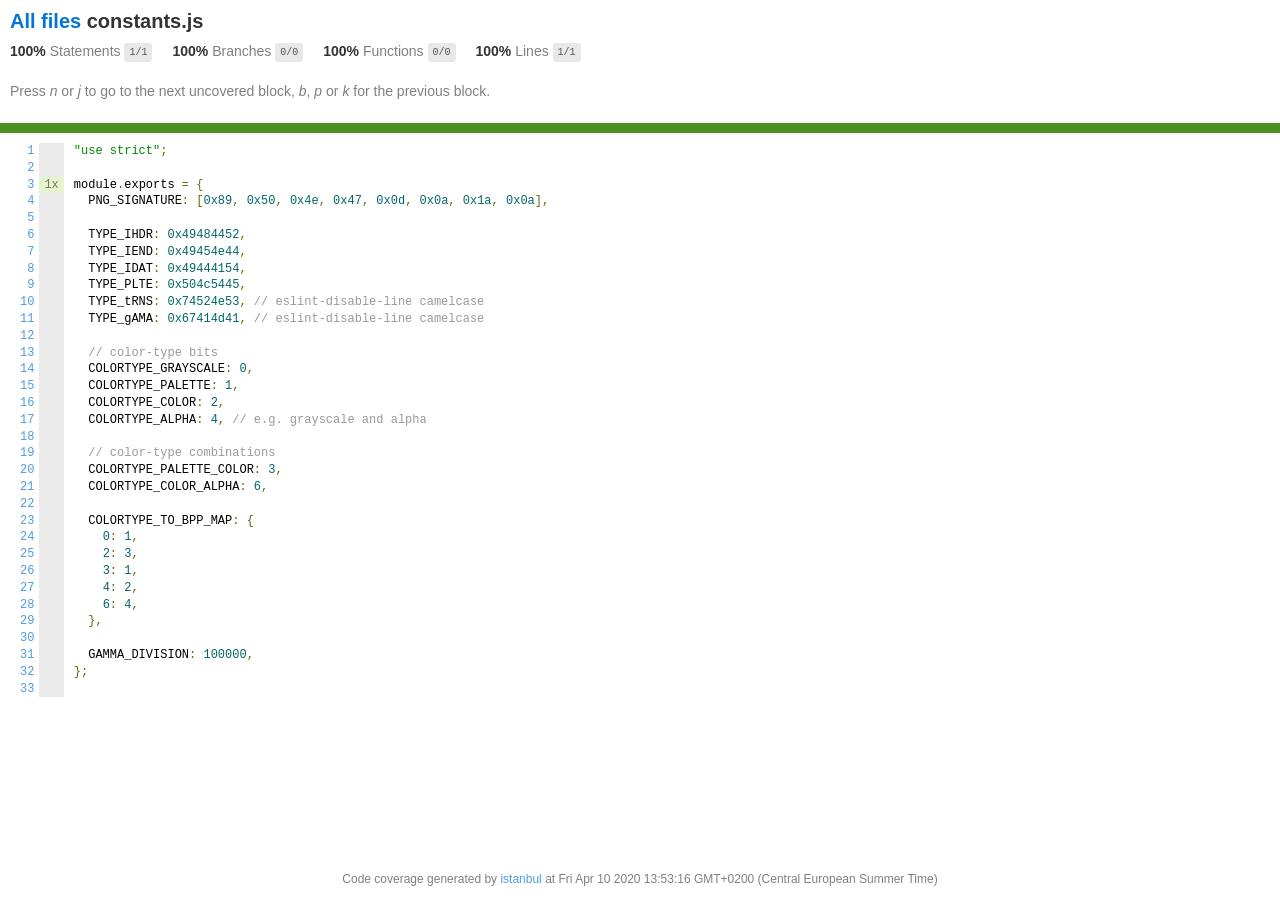
<file: node_modules/pngjs/coverage/lcov-report/constants.js.html>
<!doctype html>
<html lang="en">

<head>
    <title>Code coverage report for constants.js</title>
    <meta charset="utf-8" />
    <link rel="stylesheet" href="prettify.css" />
    <link rel="stylesheet" href="base.css" />
    <link rel="shortcut icon" type="image/x-icon" href="favicon.png" />
    <meta name="viewport" content="width=device-width, initial-scale=1" />
    <style type='text/css'>
        .coverage-summary .sorter {
            background-image: url(sort-arrow-sprite.png);
        }
    </style>
</head>
    
<body>
<div class='wrapper'>
    <div class='pad1'>
        <h1><a href="index.html">All files</a> constants.js</h1>
        <div class='clearfix'>
            
            <div class='fl pad1y space-right2'>
                <span class="strong">100% </span>
                <span class="quiet">Statements</span>
                <span class='fraction'>1/1</span>
            </div>
        
            
            <div class='fl pad1y space-right2'>
                <span class="strong">100% </span>
                <span class="quiet">Branches</span>
                <span class='fraction'>0/0</span>
            </div>
        
            
            <div class='fl pad1y space-right2'>
                <span class="strong">100% </span>
                <span class="quiet">Functions</span>
                <span class='fraction'>0/0</span>
            </div>
        
            
            <div class='fl pad1y space-right2'>
                <span class="strong">100% </span>
                <span class="quiet">Lines</span>
                <span class='fraction'>1/1</span>
            </div>
        
            
        </div>
        <p class="quiet">
            Press <em>n</em> or <em>j</em> to go to the next uncovered block, <em>b</em>, <em>p</em> or <em>k</em> for the previous block.
        </p>
    </div>
    <div class='status-line high'></div>
    <pre><table class="coverage">
<tr><td class="line-count quiet"><a name='L1'></a><a href='#L1'>1</a>
<a name='L2'></a><a href='#L2'>2</a>
<a name='L3'></a><a href='#L3'>3</a>
<a name='L4'></a><a href='#L4'>4</a>
<a name='L5'></a><a href='#L5'>5</a>
<a name='L6'></a><a href='#L6'>6</a>
<a name='L7'></a><a href='#L7'>7</a>
<a name='L8'></a><a href='#L8'>8</a>
<a name='L9'></a><a href='#L9'>9</a>
<a name='L10'></a><a href='#L10'>10</a>
<a name='L11'></a><a href='#L11'>11</a>
<a name='L12'></a><a href='#L12'>12</a>
<a name='L13'></a><a href='#L13'>13</a>
<a name='L14'></a><a href='#L14'>14</a>
<a name='L15'></a><a href='#L15'>15</a>
<a name='L16'></a><a href='#L16'>16</a>
<a name='L17'></a><a href='#L17'>17</a>
<a name='L18'></a><a href='#L18'>18</a>
<a name='L19'></a><a href='#L19'>19</a>
<a name='L20'></a><a href='#L20'>20</a>
<a name='L21'></a><a href='#L21'>21</a>
<a name='L22'></a><a href='#L22'>22</a>
<a name='L23'></a><a href='#L23'>23</a>
<a name='L24'></a><a href='#L24'>24</a>
<a name='L25'></a><a href='#L25'>25</a>
<a name='L26'></a><a href='#L26'>26</a>
<a name='L27'></a><a href='#L27'>27</a>
<a name='L28'></a><a href='#L28'>28</a>
<a name='L29'></a><a href='#L29'>29</a>
<a name='L30'></a><a href='#L30'>30</a>
<a name='L31'></a><a href='#L31'>31</a>
<a name='L32'></a><a href='#L32'>32</a>
<a name='L33'></a><a href='#L33'>33</a></td><td class="line-coverage quiet"><span class="cline-any cline-neutral">&nbsp;</span>
<span class="cline-any cline-neutral">&nbsp;</span>
<span class="cline-any cline-yes">1x</span>
<span class="cline-any cline-neutral">&nbsp;</span>
<span class="cline-any cline-neutral">&nbsp;</span>
<span class="cline-any cline-neutral">&nbsp;</span>
<span class="cline-any cline-neutral">&nbsp;</span>
<span class="cline-any cline-neutral">&nbsp;</span>
<span class="cline-any cline-neutral">&nbsp;</span>
<span class="cline-any cline-neutral">&nbsp;</span>
<span class="cline-any cline-neutral">&nbsp;</span>
<span class="cline-any cline-neutral">&nbsp;</span>
<span class="cline-any cline-neutral">&nbsp;</span>
<span class="cline-any cline-neutral">&nbsp;</span>
<span class="cline-any cline-neutral">&nbsp;</span>
<span class="cline-any cline-neutral">&nbsp;</span>
<span class="cline-any cline-neutral">&nbsp;</span>
<span class="cline-any cline-neutral">&nbsp;</span>
<span class="cline-any cline-neutral">&nbsp;</span>
<span class="cline-any cline-neutral">&nbsp;</span>
<span class="cline-any cline-neutral">&nbsp;</span>
<span class="cline-any cline-neutral">&nbsp;</span>
<span class="cline-any cline-neutral">&nbsp;</span>
<span class="cline-any cline-neutral">&nbsp;</span>
<span class="cline-any cline-neutral">&nbsp;</span>
<span class="cline-any cline-neutral">&nbsp;</span>
<span class="cline-any cline-neutral">&nbsp;</span>
<span class="cline-any cline-neutral">&nbsp;</span>
<span class="cline-any cline-neutral">&nbsp;</span>
<span class="cline-any cline-neutral">&nbsp;</span>
<span class="cline-any cline-neutral">&nbsp;</span>
<span class="cline-any cline-neutral">&nbsp;</span>
<span class="cline-any cline-neutral">&nbsp;</span></td><td class="text"><pre class="prettyprint lang-js">"use strict";
&nbsp;
module.exports = {
  PNG_SIGNATURE: [0x89, 0x50, 0x4e, 0x47, 0x0d, 0x0a, 0x1a, 0x0a],
&nbsp;
  TYPE_IHDR: 0x49484452,
  TYPE_IEND: 0x49454e44,
  TYPE_IDAT: 0x49444154,
  TYPE_PLTE: 0x504c5445,
  TYPE_tRNS: 0x74524e53, // eslint-disable-line camelcase
  TYPE_gAMA: 0x67414d41, // eslint-disable-line camelcase
&nbsp;
  // color-type bits
  COLORTYPE_GRAYSCALE: 0,
  COLORTYPE_PALETTE: 1,
  COLORTYPE_COLOR: 2,
  COLORTYPE_ALPHA: 4, // e.g. grayscale and alpha
&nbsp;
  // color-type combinations
  COLORTYPE_PALETTE_COLOR: 3,
  COLORTYPE_COLOR_ALPHA: 6,
&nbsp;
  COLORTYPE_TO_BPP_MAP: {
    0: 1,
    2: 3,
    3: 1,
    4: 2,
    6: 4,
  },
&nbsp;
  GAMMA_DIVISION: 100000,
};
&nbsp;</pre></td></tr></table></pre>

                <div class='push'></div><!-- for sticky footer -->
            </div><!-- /wrapper -->
            <div class='footer quiet pad2 space-top1 center small'>
                Code coverage generated by
                <a href="https://istanbul.js.org/" target="_blank">istanbul</a>
                at Fri Apr 10 2020 13:53:16 GMT+0200 (Central European Summer Time)
            </div>
        </div>
        <script src="prettify.js"></script>
        <script>
            window.onload = function () {
                prettyPrint();
            };
        </script>
        <script src="sorter.js"></script>
        <script src="block-navigation.js"></script>
    </body>
</html>
</file>
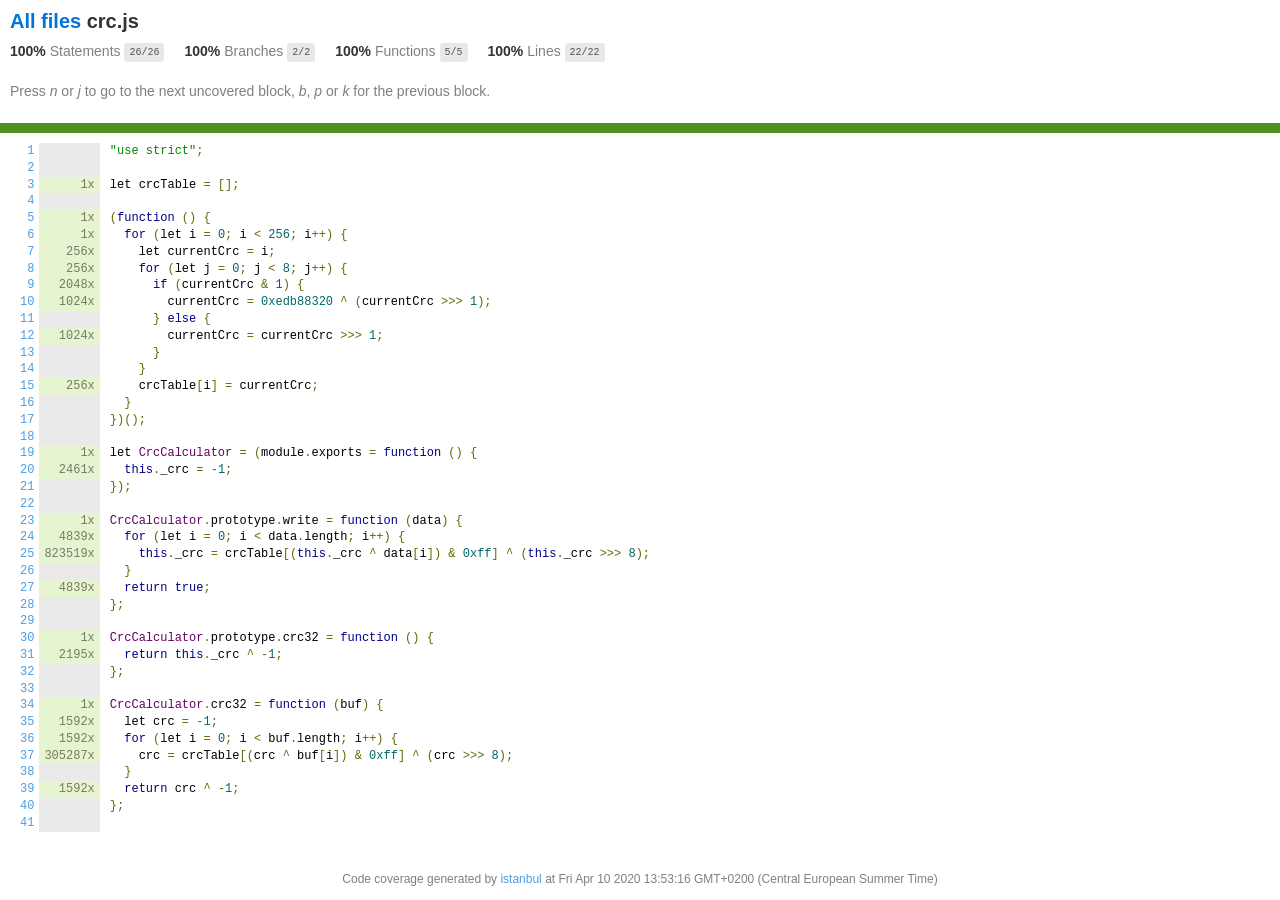
<file: node_modules/pngjs/coverage/lcov-report/crc.js.html>
<!doctype html>
<html lang="en">

<head>
    <title>Code coverage report for crc.js</title>
    <meta charset="utf-8" />
    <link rel="stylesheet" href="prettify.css" />
    <link rel="stylesheet" href="base.css" />
    <link rel="shortcut icon" type="image/x-icon" href="favicon.png" />
    <meta name="viewport" content="width=device-width, initial-scale=1" />
    <style type='text/css'>
        .coverage-summary .sorter {
            background-image: url(sort-arrow-sprite.png);
        }
    </style>
</head>
    
<body>
<div class='wrapper'>
    <div class='pad1'>
        <h1><a href="index.html">All files</a> crc.js</h1>
        <div class='clearfix'>
            
            <div class='fl pad1y space-right2'>
                <span class="strong">100% </span>
                <span class="quiet">Statements</span>
                <span class='fraction'>26/26</span>
            </div>
        
            
            <div class='fl pad1y space-right2'>
                <span class="strong">100% </span>
                <span class="quiet">Branches</span>
                <span class='fraction'>2/2</span>
            </div>
        
            
            <div class='fl pad1y space-right2'>
                <span class="strong">100% </span>
                <span class="quiet">Functions</span>
                <span class='fraction'>5/5</span>
            </div>
        
            
            <div class='fl pad1y space-right2'>
                <span class="strong">100% </span>
                <span class="quiet">Lines</span>
                <span class='fraction'>22/22</span>
            </div>
        
            
        </div>
        <p class="quiet">
            Press <em>n</em> or <em>j</em> to go to the next uncovered block, <em>b</em>, <em>p</em> or <em>k</em> for the previous block.
        </p>
    </div>
    <div class='status-line high'></div>
    <pre><table class="coverage">
<tr><td class="line-count quiet"><a name='L1'></a><a href='#L1'>1</a>
<a name='L2'></a><a href='#L2'>2</a>
<a name='L3'></a><a href='#L3'>3</a>
<a name='L4'></a><a href='#L4'>4</a>
<a name='L5'></a><a href='#L5'>5</a>
<a name='L6'></a><a href='#L6'>6</a>
<a name='L7'></a><a href='#L7'>7</a>
<a name='L8'></a><a href='#L8'>8</a>
<a name='L9'></a><a href='#L9'>9</a>
<a name='L10'></a><a href='#L10'>10</a>
<a name='L11'></a><a href='#L11'>11</a>
<a name='L12'></a><a href='#L12'>12</a>
<a name='L13'></a><a href='#L13'>13</a>
<a name='L14'></a><a href='#L14'>14</a>
<a name='L15'></a><a href='#L15'>15</a>
<a name='L16'></a><a href='#L16'>16</a>
<a name='L17'></a><a href='#L17'>17</a>
<a name='L18'></a><a href='#L18'>18</a>
<a name='L19'></a><a href='#L19'>19</a>
<a name='L20'></a><a href='#L20'>20</a>
<a name='L21'></a><a href='#L21'>21</a>
<a name='L22'></a><a href='#L22'>22</a>
<a name='L23'></a><a href='#L23'>23</a>
<a name='L24'></a><a href='#L24'>24</a>
<a name='L25'></a><a href='#L25'>25</a>
<a name='L26'></a><a href='#L26'>26</a>
<a name='L27'></a><a href='#L27'>27</a>
<a name='L28'></a><a href='#L28'>28</a>
<a name='L29'></a><a href='#L29'>29</a>
<a name='L30'></a><a href='#L30'>30</a>
<a name='L31'></a><a href='#L31'>31</a>
<a name='L32'></a><a href='#L32'>32</a>
<a name='L33'></a><a href='#L33'>33</a>
<a name='L34'></a><a href='#L34'>34</a>
<a name='L35'></a><a href='#L35'>35</a>
<a name='L36'></a><a href='#L36'>36</a>
<a name='L37'></a><a href='#L37'>37</a>
<a name='L38'></a><a href='#L38'>38</a>
<a name='L39'></a><a href='#L39'>39</a>
<a name='L40'></a><a href='#L40'>40</a>
<a name='L41'></a><a href='#L41'>41</a></td><td class="line-coverage quiet"><span class="cline-any cline-neutral">&nbsp;</span>
<span class="cline-any cline-neutral">&nbsp;</span>
<span class="cline-any cline-yes">1x</span>
<span class="cline-any cline-neutral">&nbsp;</span>
<span class="cline-any cline-yes">1x</span>
<span class="cline-any cline-yes">1x</span>
<span class="cline-any cline-yes">256x</span>
<span class="cline-any cline-yes">256x</span>
<span class="cline-any cline-yes">2048x</span>
<span class="cline-any cline-yes">1024x</span>
<span class="cline-any cline-neutral">&nbsp;</span>
<span class="cline-any cline-yes">1024x</span>
<span class="cline-any cline-neutral">&nbsp;</span>
<span class="cline-any cline-neutral">&nbsp;</span>
<span class="cline-any cline-yes">256x</span>
<span class="cline-any cline-neutral">&nbsp;</span>
<span class="cline-any cline-neutral">&nbsp;</span>
<span class="cline-any cline-neutral">&nbsp;</span>
<span class="cline-any cline-yes">1x</span>
<span class="cline-any cline-yes">2461x</span>
<span class="cline-any cline-neutral">&nbsp;</span>
<span class="cline-any cline-neutral">&nbsp;</span>
<span class="cline-any cline-yes">1x</span>
<span class="cline-any cline-yes">4839x</span>
<span class="cline-any cline-yes">823519x</span>
<span class="cline-any cline-neutral">&nbsp;</span>
<span class="cline-any cline-yes">4839x</span>
<span class="cline-any cline-neutral">&nbsp;</span>
<span class="cline-any cline-neutral">&nbsp;</span>
<span class="cline-any cline-yes">1x</span>
<span class="cline-any cline-yes">2195x</span>
<span class="cline-any cline-neutral">&nbsp;</span>
<span class="cline-any cline-neutral">&nbsp;</span>
<span class="cline-any cline-yes">1x</span>
<span class="cline-any cline-yes">1592x</span>
<span class="cline-any cline-yes">1592x</span>
<span class="cline-any cline-yes">305287x</span>
<span class="cline-any cline-neutral">&nbsp;</span>
<span class="cline-any cline-yes">1592x</span>
<span class="cline-any cline-neutral">&nbsp;</span>
<span class="cline-any cline-neutral">&nbsp;</span></td><td class="text"><pre class="prettyprint lang-js">"use strict";
&nbsp;
let crcTable = [];
&nbsp;
(function () {
  for (let i = 0; i &lt; 256; i++) {
    let currentCrc = i;
    for (let j = 0; j &lt; 8; j++) {
      if (currentCrc &amp; 1) {
        currentCrc = 0xedb88320 ^ (currentCrc &gt;&gt;&gt; 1);
      } else {
        currentCrc = currentCrc &gt;&gt;&gt; 1;
      }
    }
    crcTable[i] = currentCrc;
  }
})();
&nbsp;
let CrcCalculator = (module.exports = function () {
  this._crc = -1;
});
&nbsp;
CrcCalculator.prototype.write = function (data) {
  for (let i = 0; i &lt; data.length; i++) {
    this._crc = crcTable[(this._crc ^ data[i]) &amp; 0xff] ^ (this._crc &gt;&gt;&gt; 8);
  }
  return true;
};
&nbsp;
CrcCalculator.prototype.crc32 = function () {
  return this._crc ^ -1;
};
&nbsp;
CrcCalculator.crc32 = function (buf) {
  let crc = -1;
  for (let i = 0; i &lt; buf.length; i++) {
    crc = crcTable[(crc ^ buf[i]) &amp; 0xff] ^ (crc &gt;&gt;&gt; 8);
  }
  return crc ^ -1;
};
&nbsp;</pre></td></tr></table></pre>

                <div class='push'></div><!-- for sticky footer -->
            </div><!-- /wrapper -->
            <div class='footer quiet pad2 space-top1 center small'>
                Code coverage generated by
                <a href="https://istanbul.js.org/" target="_blank">istanbul</a>
                at Fri Apr 10 2020 13:53:16 GMT+0200 (Central European Summer Time)
            </div>
        </div>
        <script src="prettify.js"></script>
        <script>
            window.onload = function () {
                prettyPrint();
            };
        </script>
        <script src="sorter.js"></script>
        <script src="block-navigation.js"></script>
    </body>
</html>
</file>
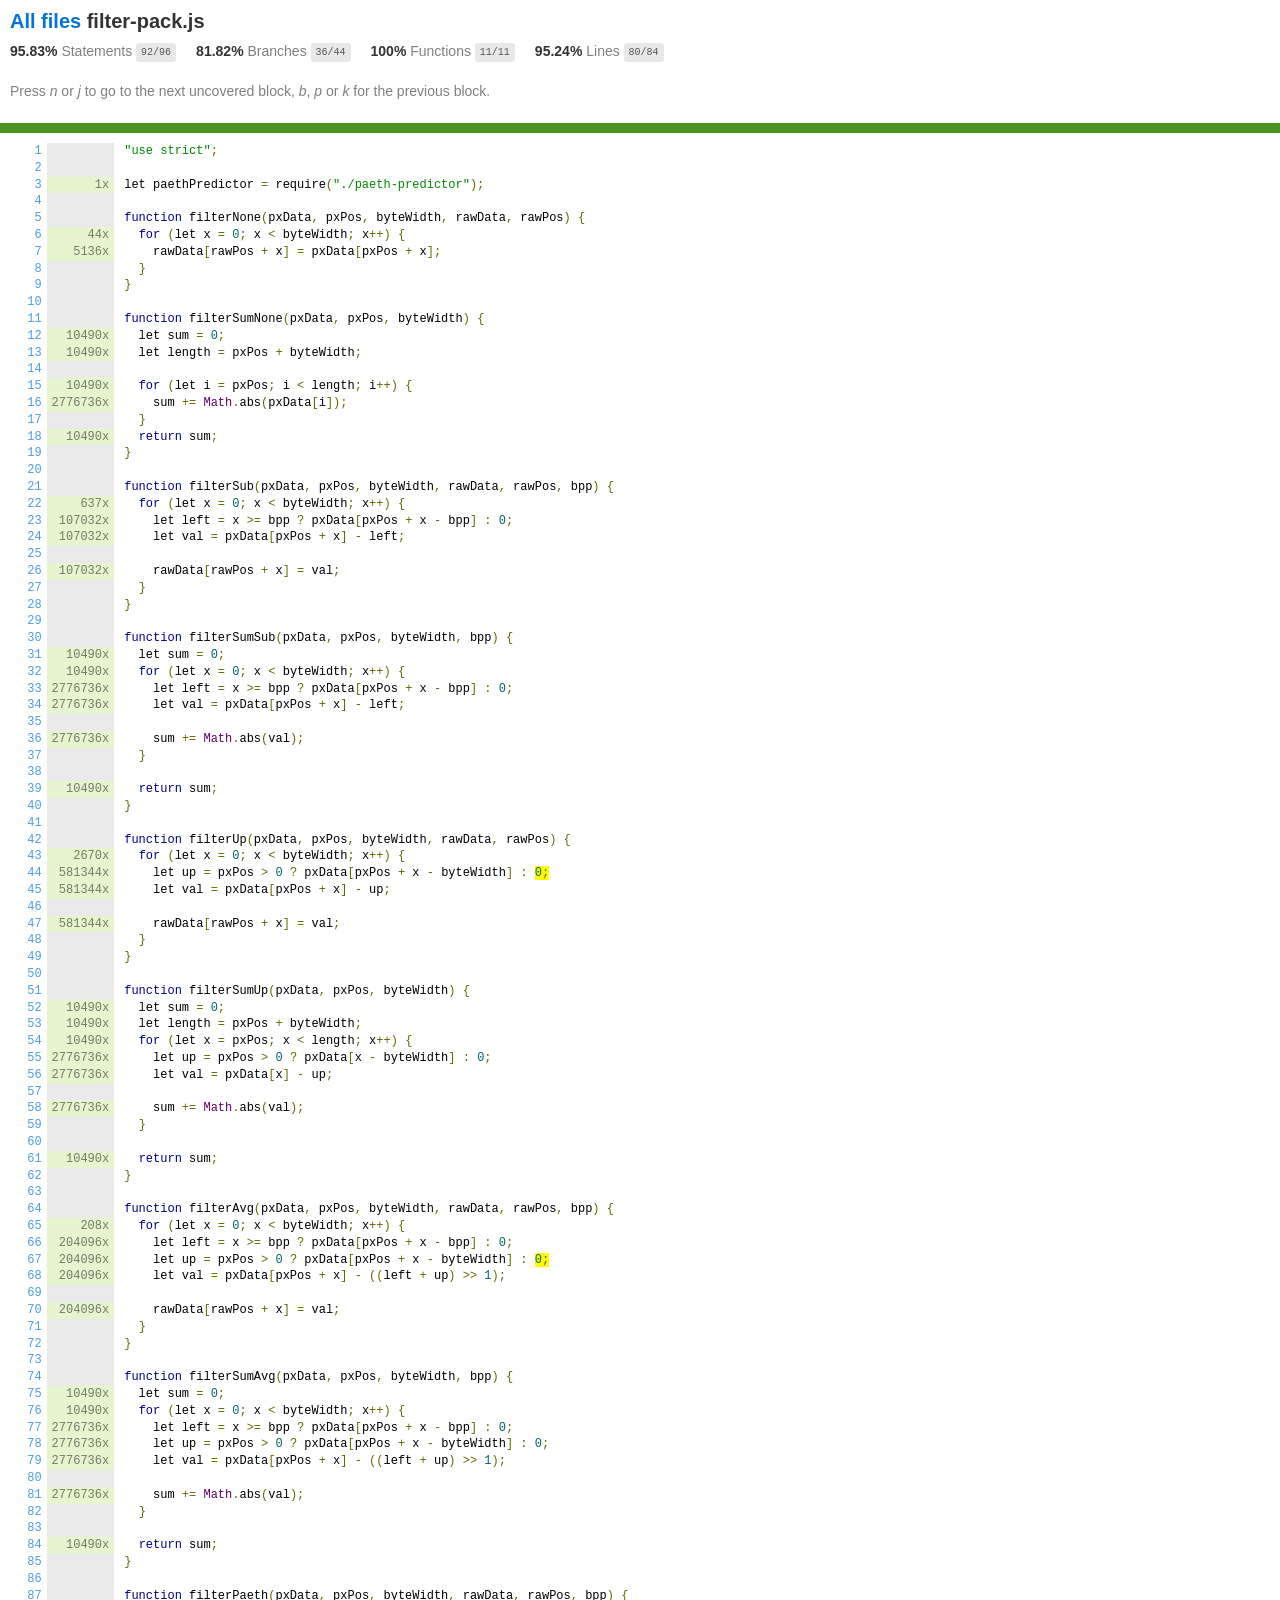
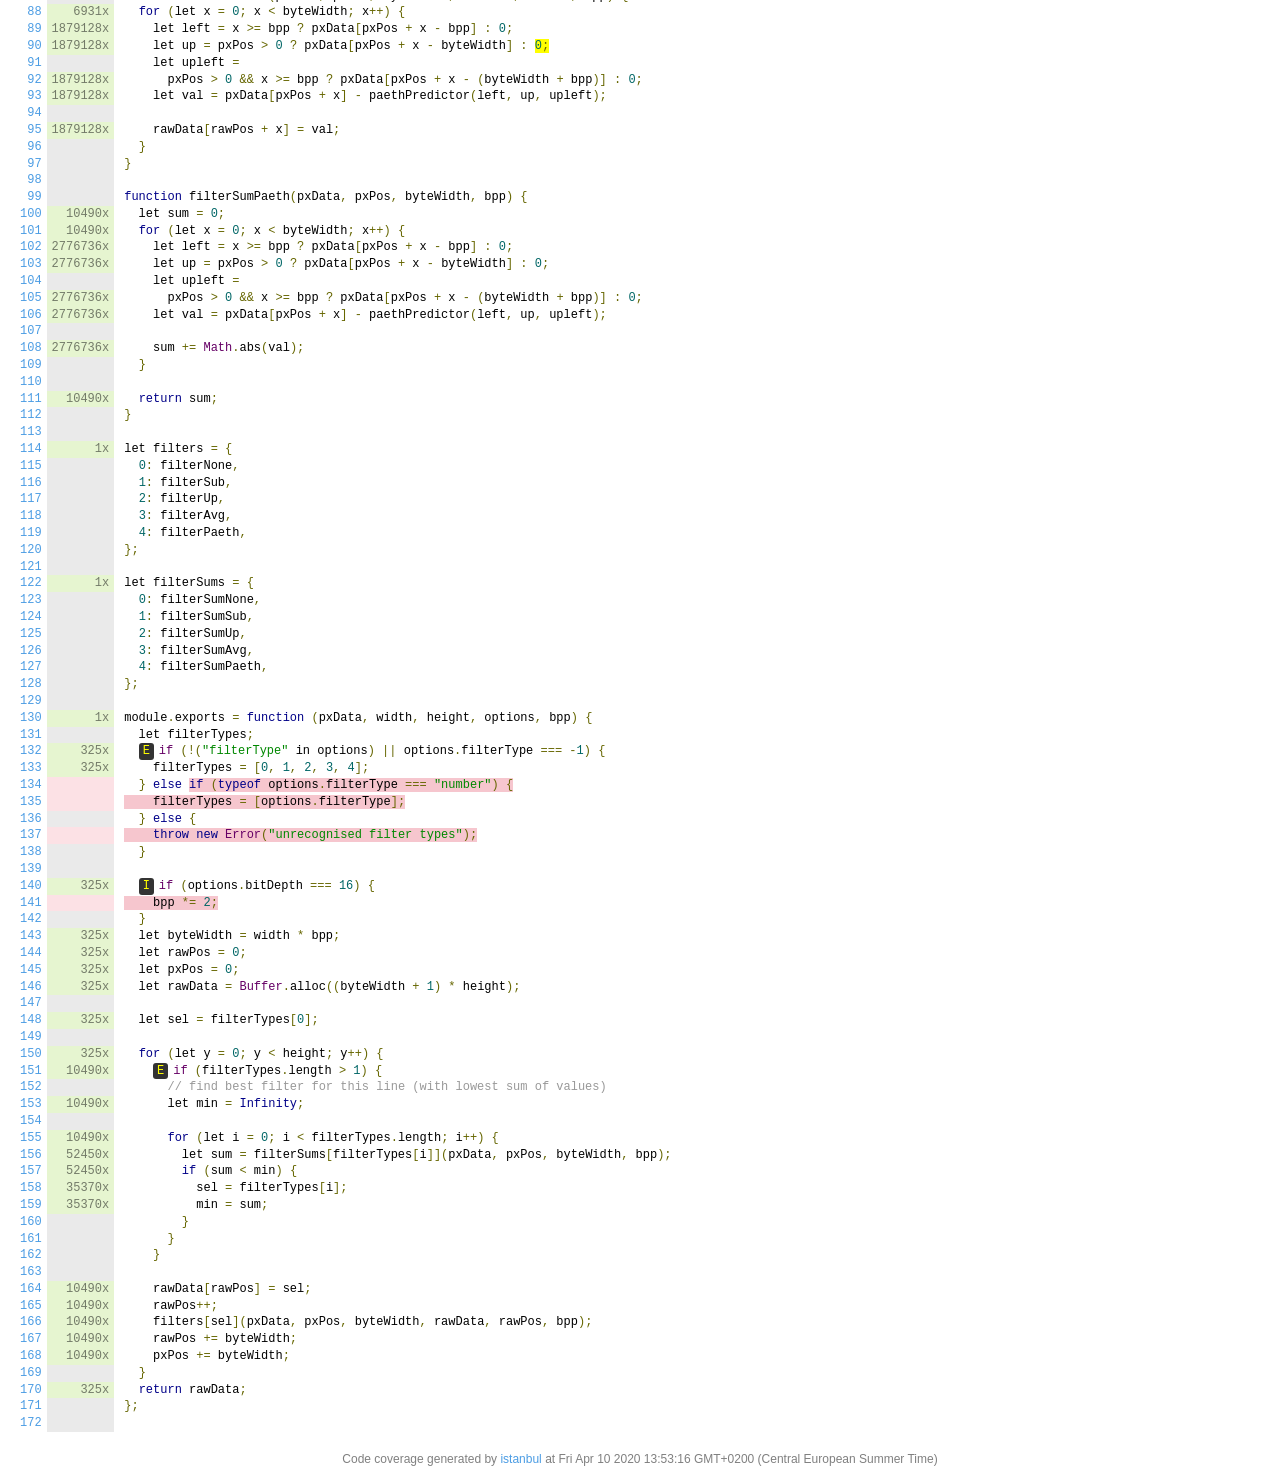
<file: node_modules/pngjs/coverage/lcov-report/filter-pack.js.html>
<!doctype html>
<html lang="en">

<head>
    <title>Code coverage report for filter-pack.js</title>
    <meta charset="utf-8" />
    <link rel="stylesheet" href="prettify.css" />
    <link rel="stylesheet" href="base.css" />
    <link rel="shortcut icon" type="image/x-icon" href="favicon.png" />
    <meta name="viewport" content="width=device-width, initial-scale=1" />
    <style type='text/css'>
        .coverage-summary .sorter {
            background-image: url(sort-arrow-sprite.png);
        }
    </style>
</head>
    
<body>
<div class='wrapper'>
    <div class='pad1'>
        <h1><a href="index.html">All files</a> filter-pack.js</h1>
        <div class='clearfix'>
            
            <div class='fl pad1y space-right2'>
                <span class="strong">95.83% </span>
                <span class="quiet">Statements</span>
                <span class='fraction'>92/96</span>
            </div>
        
            
            <div class='fl pad1y space-right2'>
                <span class="strong">81.82% </span>
                <span class="quiet">Branches</span>
                <span class='fraction'>36/44</span>
            </div>
        
            
            <div class='fl pad1y space-right2'>
                <span class="strong">100% </span>
                <span class="quiet">Functions</span>
                <span class='fraction'>11/11</span>
            </div>
        
            
            <div class='fl pad1y space-right2'>
                <span class="strong">95.24% </span>
                <span class="quiet">Lines</span>
                <span class='fraction'>80/84</span>
            </div>
        
            
        </div>
        <p class="quiet">
            Press <em>n</em> or <em>j</em> to go to the next uncovered block, <em>b</em>, <em>p</em> or <em>k</em> for the previous block.
        </p>
    </div>
    <div class='status-line high'></div>
    <pre><table class="coverage">
<tr><td class="line-count quiet"><a name='L1'></a><a href='#L1'>1</a>
<a name='L2'></a><a href='#L2'>2</a>
<a name='L3'></a><a href='#L3'>3</a>
<a name='L4'></a><a href='#L4'>4</a>
<a name='L5'></a><a href='#L5'>5</a>
<a name='L6'></a><a href='#L6'>6</a>
<a name='L7'></a><a href='#L7'>7</a>
<a name='L8'></a><a href='#L8'>8</a>
<a name='L9'></a><a href='#L9'>9</a>
<a name='L10'></a><a href='#L10'>10</a>
<a name='L11'></a><a href='#L11'>11</a>
<a name='L12'></a><a href='#L12'>12</a>
<a name='L13'></a><a href='#L13'>13</a>
<a name='L14'></a><a href='#L14'>14</a>
<a name='L15'></a><a href='#L15'>15</a>
<a name='L16'></a><a href='#L16'>16</a>
<a name='L17'></a><a href='#L17'>17</a>
<a name='L18'></a><a href='#L18'>18</a>
<a name='L19'></a><a href='#L19'>19</a>
<a name='L20'></a><a href='#L20'>20</a>
<a name='L21'></a><a href='#L21'>21</a>
<a name='L22'></a><a href='#L22'>22</a>
<a name='L23'></a><a href='#L23'>23</a>
<a name='L24'></a><a href='#L24'>24</a>
<a name='L25'></a><a href='#L25'>25</a>
<a name='L26'></a><a href='#L26'>26</a>
<a name='L27'></a><a href='#L27'>27</a>
<a name='L28'></a><a href='#L28'>28</a>
<a name='L29'></a><a href='#L29'>29</a>
<a name='L30'></a><a href='#L30'>30</a>
<a name='L31'></a><a href='#L31'>31</a>
<a name='L32'></a><a href='#L32'>32</a>
<a name='L33'></a><a href='#L33'>33</a>
<a name='L34'></a><a href='#L34'>34</a>
<a name='L35'></a><a href='#L35'>35</a>
<a name='L36'></a><a href='#L36'>36</a>
<a name='L37'></a><a href='#L37'>37</a>
<a name='L38'></a><a href='#L38'>38</a>
<a name='L39'></a><a href='#L39'>39</a>
<a name='L40'></a><a href='#L40'>40</a>
<a name='L41'></a><a href='#L41'>41</a>
<a name='L42'></a><a href='#L42'>42</a>
<a name='L43'></a><a href='#L43'>43</a>
<a name='L44'></a><a href='#L44'>44</a>
<a name='L45'></a><a href='#L45'>45</a>
<a name='L46'></a><a href='#L46'>46</a>
<a name='L47'></a><a href='#L47'>47</a>
<a name='L48'></a><a href='#L48'>48</a>
<a name='L49'></a><a href='#L49'>49</a>
<a name='L50'></a><a href='#L50'>50</a>
<a name='L51'></a><a href='#L51'>51</a>
<a name='L52'></a><a href='#L52'>52</a>
<a name='L53'></a><a href='#L53'>53</a>
<a name='L54'></a><a href='#L54'>54</a>
<a name='L55'></a><a href='#L55'>55</a>
<a name='L56'></a><a href='#L56'>56</a>
<a name='L57'></a><a href='#L57'>57</a>
<a name='L58'></a><a href='#L58'>58</a>
<a name='L59'></a><a href='#L59'>59</a>
<a name='L60'></a><a href='#L60'>60</a>
<a name='L61'></a><a href='#L61'>61</a>
<a name='L62'></a><a href='#L62'>62</a>
<a name='L63'></a><a href='#L63'>63</a>
<a name='L64'></a><a href='#L64'>64</a>
<a name='L65'></a><a href='#L65'>65</a>
<a name='L66'></a><a href='#L66'>66</a>
<a name='L67'></a><a href='#L67'>67</a>
<a name='L68'></a><a href='#L68'>68</a>
<a name='L69'></a><a href='#L69'>69</a>
<a name='L70'></a><a href='#L70'>70</a>
<a name='L71'></a><a href='#L71'>71</a>
<a name='L72'></a><a href='#L72'>72</a>
<a name='L73'></a><a href='#L73'>73</a>
<a name='L74'></a><a href='#L74'>74</a>
<a name='L75'></a><a href='#L75'>75</a>
<a name='L76'></a><a href='#L76'>76</a>
<a name='L77'></a><a href='#L77'>77</a>
<a name='L78'></a><a href='#L78'>78</a>
<a name='L79'></a><a href='#L79'>79</a>
<a name='L80'></a><a href='#L80'>80</a>
<a name='L81'></a><a href='#L81'>81</a>
<a name='L82'></a><a href='#L82'>82</a>
<a name='L83'></a><a href='#L83'>83</a>
<a name='L84'></a><a href='#L84'>84</a>
<a name='L85'></a><a href='#L85'>85</a>
<a name='L86'></a><a href='#L86'>86</a>
<a name='L87'></a><a href='#L87'>87</a>
<a name='L88'></a><a href='#L88'>88</a>
<a name='L89'></a><a href='#L89'>89</a>
<a name='L90'></a><a href='#L90'>90</a>
<a name='L91'></a><a href='#L91'>91</a>
<a name='L92'></a><a href='#L92'>92</a>
<a name='L93'></a><a href='#L93'>93</a>
<a name='L94'></a><a href='#L94'>94</a>
<a name='L95'></a><a href='#L95'>95</a>
<a name='L96'></a><a href='#L96'>96</a>
<a name='L97'></a><a href='#L97'>97</a>
<a name='L98'></a><a href='#L98'>98</a>
<a name='L99'></a><a href='#L99'>99</a>
<a name='L100'></a><a href='#L100'>100</a>
<a name='L101'></a><a href='#L101'>101</a>
<a name='L102'></a><a href='#L102'>102</a>
<a name='L103'></a><a href='#L103'>103</a>
<a name='L104'></a><a href='#L104'>104</a>
<a name='L105'></a><a href='#L105'>105</a>
<a name='L106'></a><a href='#L106'>106</a>
<a name='L107'></a><a href='#L107'>107</a>
<a name='L108'></a><a href='#L108'>108</a>
<a name='L109'></a><a href='#L109'>109</a>
<a name='L110'></a><a href='#L110'>110</a>
<a name='L111'></a><a href='#L111'>111</a>
<a name='L112'></a><a href='#L112'>112</a>
<a name='L113'></a><a href='#L113'>113</a>
<a name='L114'></a><a href='#L114'>114</a>
<a name='L115'></a><a href='#L115'>115</a>
<a name='L116'></a><a href='#L116'>116</a>
<a name='L117'></a><a href='#L117'>117</a>
<a name='L118'></a><a href='#L118'>118</a>
<a name='L119'></a><a href='#L119'>119</a>
<a name='L120'></a><a href='#L120'>120</a>
<a name='L121'></a><a href='#L121'>121</a>
<a name='L122'></a><a href='#L122'>122</a>
<a name='L123'></a><a href='#L123'>123</a>
<a name='L124'></a><a href='#L124'>124</a>
<a name='L125'></a><a href='#L125'>125</a>
<a name='L126'></a><a href='#L126'>126</a>
<a name='L127'></a><a href='#L127'>127</a>
<a name='L128'></a><a href='#L128'>128</a>
<a name='L129'></a><a href='#L129'>129</a>
<a name='L130'></a><a href='#L130'>130</a>
<a name='L131'></a><a href='#L131'>131</a>
<a name='L132'></a><a href='#L132'>132</a>
<a name='L133'></a><a href='#L133'>133</a>
<a name='L134'></a><a href='#L134'>134</a>
<a name='L135'></a><a href='#L135'>135</a>
<a name='L136'></a><a href='#L136'>136</a>
<a name='L137'></a><a href='#L137'>137</a>
<a name='L138'></a><a href='#L138'>138</a>
<a name='L139'></a><a href='#L139'>139</a>
<a name='L140'></a><a href='#L140'>140</a>
<a name='L141'></a><a href='#L141'>141</a>
<a name='L142'></a><a href='#L142'>142</a>
<a name='L143'></a><a href='#L143'>143</a>
<a name='L144'></a><a href='#L144'>144</a>
<a name='L145'></a><a href='#L145'>145</a>
<a name='L146'></a><a href='#L146'>146</a>
<a name='L147'></a><a href='#L147'>147</a>
<a name='L148'></a><a href='#L148'>148</a>
<a name='L149'></a><a href='#L149'>149</a>
<a name='L150'></a><a href='#L150'>150</a>
<a name='L151'></a><a href='#L151'>151</a>
<a name='L152'></a><a href='#L152'>152</a>
<a name='L153'></a><a href='#L153'>153</a>
<a name='L154'></a><a href='#L154'>154</a>
<a name='L155'></a><a href='#L155'>155</a>
<a name='L156'></a><a href='#L156'>156</a>
<a name='L157'></a><a href='#L157'>157</a>
<a name='L158'></a><a href='#L158'>158</a>
<a name='L159'></a><a href='#L159'>159</a>
<a name='L160'></a><a href='#L160'>160</a>
<a name='L161'></a><a href='#L161'>161</a>
<a name='L162'></a><a href='#L162'>162</a>
<a name='L163'></a><a href='#L163'>163</a>
<a name='L164'></a><a href='#L164'>164</a>
<a name='L165'></a><a href='#L165'>165</a>
<a name='L166'></a><a href='#L166'>166</a>
<a name='L167'></a><a href='#L167'>167</a>
<a name='L168'></a><a href='#L168'>168</a>
<a name='L169'></a><a href='#L169'>169</a>
<a name='L170'></a><a href='#L170'>170</a>
<a name='L171'></a><a href='#L171'>171</a>
<a name='L172'></a><a href='#L172'>172</a></td><td class="line-coverage quiet"><span class="cline-any cline-neutral">&nbsp;</span>
<span class="cline-any cline-neutral">&nbsp;</span>
<span class="cline-any cline-yes">1x</span>
<span class="cline-any cline-neutral">&nbsp;</span>
<span class="cline-any cline-neutral">&nbsp;</span>
<span class="cline-any cline-yes">44x</span>
<span class="cline-any cline-yes">5136x</span>
<span class="cline-any cline-neutral">&nbsp;</span>
<span class="cline-any cline-neutral">&nbsp;</span>
<span class="cline-any cline-neutral">&nbsp;</span>
<span class="cline-any cline-neutral">&nbsp;</span>
<span class="cline-any cline-yes">10490x</span>
<span class="cline-any cline-yes">10490x</span>
<span class="cline-any cline-neutral">&nbsp;</span>
<span class="cline-any cline-yes">10490x</span>
<span class="cline-any cline-yes">2776736x</span>
<span class="cline-any cline-neutral">&nbsp;</span>
<span class="cline-any cline-yes">10490x</span>
<span class="cline-any cline-neutral">&nbsp;</span>
<span class="cline-any cline-neutral">&nbsp;</span>
<span class="cline-any cline-neutral">&nbsp;</span>
<span class="cline-any cline-yes">637x</span>
<span class="cline-any cline-yes">107032x</span>
<span class="cline-any cline-yes">107032x</span>
<span class="cline-any cline-neutral">&nbsp;</span>
<span class="cline-any cline-yes">107032x</span>
<span class="cline-any cline-neutral">&nbsp;</span>
<span class="cline-any cline-neutral">&nbsp;</span>
<span class="cline-any cline-neutral">&nbsp;</span>
<span class="cline-any cline-neutral">&nbsp;</span>
<span class="cline-any cline-yes">10490x</span>
<span class="cline-any cline-yes">10490x</span>
<span class="cline-any cline-yes">2776736x</span>
<span class="cline-any cline-yes">2776736x</span>
<span class="cline-any cline-neutral">&nbsp;</span>
<span class="cline-any cline-yes">2776736x</span>
<span class="cline-any cline-neutral">&nbsp;</span>
<span class="cline-any cline-neutral">&nbsp;</span>
<span class="cline-any cline-yes">10490x</span>
<span class="cline-any cline-neutral">&nbsp;</span>
<span class="cline-any cline-neutral">&nbsp;</span>
<span class="cline-any cline-neutral">&nbsp;</span>
<span class="cline-any cline-yes">2670x</span>
<span class="cline-any cline-yes">581344x</span>
<span class="cline-any cline-yes">581344x</span>
<span class="cline-any cline-neutral">&nbsp;</span>
<span class="cline-any cline-yes">581344x</span>
<span class="cline-any cline-neutral">&nbsp;</span>
<span class="cline-any cline-neutral">&nbsp;</span>
<span class="cline-any cline-neutral">&nbsp;</span>
<span class="cline-any cline-neutral">&nbsp;</span>
<span class="cline-any cline-yes">10490x</span>
<span class="cline-any cline-yes">10490x</span>
<span class="cline-any cline-yes">10490x</span>
<span class="cline-any cline-yes">2776736x</span>
<span class="cline-any cline-yes">2776736x</span>
<span class="cline-any cline-neutral">&nbsp;</span>
<span class="cline-any cline-yes">2776736x</span>
<span class="cline-any cline-neutral">&nbsp;</span>
<span class="cline-any cline-neutral">&nbsp;</span>
<span class="cline-any cline-yes">10490x</span>
<span class="cline-any cline-neutral">&nbsp;</span>
<span class="cline-any cline-neutral">&nbsp;</span>
<span class="cline-any cline-neutral">&nbsp;</span>
<span class="cline-any cline-yes">208x</span>
<span class="cline-any cline-yes">204096x</span>
<span class="cline-any cline-yes">204096x</span>
<span class="cline-any cline-yes">204096x</span>
<span class="cline-any cline-neutral">&nbsp;</span>
<span class="cline-any cline-yes">204096x</span>
<span class="cline-any cline-neutral">&nbsp;</span>
<span class="cline-any cline-neutral">&nbsp;</span>
<span class="cline-any cline-neutral">&nbsp;</span>
<span class="cline-any cline-neutral">&nbsp;</span>
<span class="cline-any cline-yes">10490x</span>
<span class="cline-any cline-yes">10490x</span>
<span class="cline-any cline-yes">2776736x</span>
<span class="cline-any cline-yes">2776736x</span>
<span class="cline-any cline-yes">2776736x</span>
<span class="cline-any cline-neutral">&nbsp;</span>
<span class="cline-any cline-yes">2776736x</span>
<span class="cline-any cline-neutral">&nbsp;</span>
<span class="cline-any cline-neutral">&nbsp;</span>
<span class="cline-any cline-yes">10490x</span>
<span class="cline-any cline-neutral">&nbsp;</span>
<span class="cline-any cline-neutral">&nbsp;</span>
<span class="cline-any cline-neutral">&nbsp;</span>
<span class="cline-any cline-yes">6931x</span>
<span class="cline-any cline-yes">1879128x</span>
<span class="cline-any cline-yes">1879128x</span>
<span class="cline-any cline-neutral">&nbsp;</span>
<span class="cline-any cline-yes">1879128x</span>
<span class="cline-any cline-yes">1879128x</span>
<span class="cline-any cline-neutral">&nbsp;</span>
<span class="cline-any cline-yes">1879128x</span>
<span class="cline-any cline-neutral">&nbsp;</span>
<span class="cline-any cline-neutral">&nbsp;</span>
<span class="cline-any cline-neutral">&nbsp;</span>
<span class="cline-any cline-neutral">&nbsp;</span>
<span class="cline-any cline-yes">10490x</span>
<span class="cline-any cline-yes">10490x</span>
<span class="cline-any cline-yes">2776736x</span>
<span class="cline-any cline-yes">2776736x</span>
<span class="cline-any cline-neutral">&nbsp;</span>
<span class="cline-any cline-yes">2776736x</span>
<span class="cline-any cline-yes">2776736x</span>
<span class="cline-any cline-neutral">&nbsp;</span>
<span class="cline-any cline-yes">2776736x</span>
<span class="cline-any cline-neutral">&nbsp;</span>
<span class="cline-any cline-neutral">&nbsp;</span>
<span class="cline-any cline-yes">10490x</span>
<span class="cline-any cline-neutral">&nbsp;</span>
<span class="cline-any cline-neutral">&nbsp;</span>
<span class="cline-any cline-yes">1x</span>
<span class="cline-any cline-neutral">&nbsp;</span>
<span class="cline-any cline-neutral">&nbsp;</span>
<span class="cline-any cline-neutral">&nbsp;</span>
<span class="cline-any cline-neutral">&nbsp;</span>
<span class="cline-any cline-neutral">&nbsp;</span>
<span class="cline-any cline-neutral">&nbsp;</span>
<span class="cline-any cline-neutral">&nbsp;</span>
<span class="cline-any cline-yes">1x</span>
<span class="cline-any cline-neutral">&nbsp;</span>
<span class="cline-any cline-neutral">&nbsp;</span>
<span class="cline-any cline-neutral">&nbsp;</span>
<span class="cline-any cline-neutral">&nbsp;</span>
<span class="cline-any cline-neutral">&nbsp;</span>
<span class="cline-any cline-neutral">&nbsp;</span>
<span class="cline-any cline-neutral">&nbsp;</span>
<span class="cline-any cline-yes">1x</span>
<span class="cline-any cline-neutral">&nbsp;</span>
<span class="cline-any cline-yes">325x</span>
<span class="cline-any cline-yes">325x</span>
<span class="cline-any cline-no">&nbsp;</span>
<span class="cline-any cline-no">&nbsp;</span>
<span class="cline-any cline-neutral">&nbsp;</span>
<span class="cline-any cline-no">&nbsp;</span>
<span class="cline-any cline-neutral">&nbsp;</span>
<span class="cline-any cline-neutral">&nbsp;</span>
<span class="cline-any cline-yes">325x</span>
<span class="cline-any cline-no">&nbsp;</span>
<span class="cline-any cline-neutral">&nbsp;</span>
<span class="cline-any cline-yes">325x</span>
<span class="cline-any cline-yes">325x</span>
<span class="cline-any cline-yes">325x</span>
<span class="cline-any cline-yes">325x</span>
<span class="cline-any cline-neutral">&nbsp;</span>
<span class="cline-any cline-yes">325x</span>
<span class="cline-any cline-neutral">&nbsp;</span>
<span class="cline-any cline-yes">325x</span>
<span class="cline-any cline-yes">10490x</span>
<span class="cline-any cline-neutral">&nbsp;</span>
<span class="cline-any cline-yes">10490x</span>
<span class="cline-any cline-neutral">&nbsp;</span>
<span class="cline-any cline-yes">10490x</span>
<span class="cline-any cline-yes">52450x</span>
<span class="cline-any cline-yes">52450x</span>
<span class="cline-any cline-yes">35370x</span>
<span class="cline-any cline-yes">35370x</span>
<span class="cline-any cline-neutral">&nbsp;</span>
<span class="cline-any cline-neutral">&nbsp;</span>
<span class="cline-any cline-neutral">&nbsp;</span>
<span class="cline-any cline-neutral">&nbsp;</span>
<span class="cline-any cline-yes">10490x</span>
<span class="cline-any cline-yes">10490x</span>
<span class="cline-any cline-yes">10490x</span>
<span class="cline-any cline-yes">10490x</span>
<span class="cline-any cline-yes">10490x</span>
<span class="cline-any cline-neutral">&nbsp;</span>
<span class="cline-any cline-yes">325x</span>
<span class="cline-any cline-neutral">&nbsp;</span>
<span class="cline-any cline-neutral">&nbsp;</span></td><td class="text"><pre class="prettyprint lang-js">"use strict";
&nbsp;
let paethPredictor = require("./paeth-predictor");
&nbsp;
function filterNone(pxData, pxPos, byteWidth, rawData, rawPos) {
  for (let x = 0; x &lt; byteWidth; x++) {
    rawData[rawPos + x] = pxData[pxPos + x];
  }
}
&nbsp;
function filterSumNone(pxData, pxPos, byteWidth) {
  let sum = 0;
  let length = pxPos + byteWidth;
&nbsp;
  for (let i = pxPos; i &lt; length; i++) {
    sum += Math.abs(pxData[i]);
  }
  return sum;
}
&nbsp;
function filterSub(pxData, pxPos, byteWidth, rawData, rawPos, bpp) {
  for (let x = 0; x &lt; byteWidth; x++) {
    let left = x &gt;= bpp ? pxData[pxPos + x - bpp] : 0;
    let val = pxData[pxPos + x] - left;
&nbsp;
    rawData[rawPos + x] = val;
  }
}
&nbsp;
function filterSumSub(pxData, pxPos, byteWidth, bpp) {
  let sum = 0;
  for (let x = 0; x &lt; byteWidth; x++) {
    let left = x &gt;= bpp ? pxData[pxPos + x - bpp] : 0;
    let val = pxData[pxPos + x] - left;
&nbsp;
    sum += Math.abs(val);
  }
&nbsp;
  return sum;
}
&nbsp;
function filterUp(pxData, pxPos, byteWidth, rawData, rawPos) {
  for (let x = 0; x &lt; byteWidth; x++) {
    let up = pxPos &gt; 0 ? pxData[pxPos + x - byteWidth] : <span class="branch-1 cbranch-no" title="branch not covered" >0;</span>
    let val = pxData[pxPos + x] - up;
&nbsp;
    rawData[rawPos + x] = val;
  }
}
&nbsp;
function filterSumUp(pxData, pxPos, byteWidth) {
  let sum = 0;
  let length = pxPos + byteWidth;
  for (let x = pxPos; x &lt; length; x++) {
    let up = pxPos &gt; 0 ? pxData[x - byteWidth] : 0;
    let val = pxData[x] - up;
&nbsp;
    sum += Math.abs(val);
  }
&nbsp;
  return sum;
}
&nbsp;
function filterAvg(pxData, pxPos, byteWidth, rawData, rawPos, bpp) {
  for (let x = 0; x &lt; byteWidth; x++) {
    let left = x &gt;= bpp ? pxData[pxPos + x - bpp] : 0;
    let up = pxPos &gt; 0 ? pxData[pxPos + x - byteWidth] : <span class="branch-1 cbranch-no" title="branch not covered" >0;</span>
    let val = pxData[pxPos + x] - ((left + up) &gt;&gt; 1);
&nbsp;
    rawData[rawPos + x] = val;
  }
}
&nbsp;
function filterSumAvg(pxData, pxPos, byteWidth, bpp) {
  let sum = 0;
  for (let x = 0; x &lt; byteWidth; x++) {
    let left = x &gt;= bpp ? pxData[pxPos + x - bpp] : 0;
    let up = pxPos &gt; 0 ? pxData[pxPos + x - byteWidth] : 0;
    let val = pxData[pxPos + x] - ((left + up) &gt;&gt; 1);
&nbsp;
    sum += Math.abs(val);
  }
&nbsp;
  return sum;
}
&nbsp;
function filterPaeth(pxData, pxPos, byteWidth, rawData, rawPos, bpp) {
  for (let x = 0; x &lt; byteWidth; x++) {
    let left = x &gt;= bpp ? pxData[pxPos + x - bpp] : 0;
    let up = pxPos &gt; 0 ? pxData[pxPos + x - byteWidth] : <span class="branch-1 cbranch-no" title="branch not covered" >0;</span>
    let upleft =
      pxPos &gt; 0 &amp;&amp; x &gt;= bpp ? pxData[pxPos + x - (byteWidth + bpp)] : 0;
    let val = pxData[pxPos + x] - paethPredictor(left, up, upleft);
&nbsp;
    rawData[rawPos + x] = val;
  }
}
&nbsp;
function filterSumPaeth(pxData, pxPos, byteWidth, bpp) {
  let sum = 0;
  for (let x = 0; x &lt; byteWidth; x++) {
    let left = x &gt;= bpp ? pxData[pxPos + x - bpp] : 0;
    let up = pxPos &gt; 0 ? pxData[pxPos + x - byteWidth] : 0;
    let upleft =
      pxPos &gt; 0 &amp;&amp; x &gt;= bpp ? pxData[pxPos + x - (byteWidth + bpp)] : 0;
    let val = pxData[pxPos + x] - paethPredictor(left, up, upleft);
&nbsp;
    sum += Math.abs(val);
  }
&nbsp;
  return sum;
}
&nbsp;
let filters = {
  0: filterNone,
  1: filterSub,
  2: filterUp,
  3: filterAvg,
  4: filterPaeth,
};
&nbsp;
let filterSums = {
  0: filterSumNone,
  1: filterSumSub,
  2: filterSumUp,
  3: filterSumAvg,
  4: filterSumPaeth,
};
&nbsp;
module.exports = function (pxData, width, height, options, bpp) {
  let filterTypes;
  <span class="missing-if-branch" title="else path not taken" >E</span>if (!("filterType" in options) || options.filterType === -1) {
    filterTypes = [0, 1, 2, 3, 4];
  } else <span class="cstat-no" title="statement not covered" >if (typeof options.filterType === "number") {</span>
<span class="cstat-no" title="statement not covered" >    filterTypes = [options.filterType];</span>
  } else {
<span class="cstat-no" title="statement not covered" >    throw new Error("unrecognised filter types");</span>
  }
&nbsp;
  <span class="missing-if-branch" title="if path not taken" >I</span>if (options.bitDepth === 16) {
<span class="cstat-no" title="statement not covered" >    bpp *= 2;</span>
  }
  let byteWidth = width * bpp;
  let rawPos = 0;
  let pxPos = 0;
  let rawData = Buffer.alloc((byteWidth + 1) * height);
&nbsp;
  let sel = filterTypes[0];
&nbsp;
  for (let y = 0; y &lt; height; y++) {
    <span class="missing-if-branch" title="else path not taken" >E</span>if (filterTypes.length &gt; 1) {
      // find best filter for this line (with lowest sum of values)
      let min = Infinity;
&nbsp;
      for (let i = 0; i &lt; filterTypes.length; i++) {
        let sum = filterSums[filterTypes[i]](pxData, pxPos, byteWidth, bpp);
        if (sum &lt; min) {
          sel = filterTypes[i];
          min = sum;
        }
      }
    }
&nbsp;
    rawData[rawPos] = sel;
    rawPos++;
    filters[sel](pxData, pxPos, byteWidth, rawData, rawPos, bpp);
    rawPos += byteWidth;
    pxPos += byteWidth;
  }
  return rawData;
};
&nbsp;</pre></td></tr></table></pre>

                <div class='push'></div><!-- for sticky footer -->
            </div><!-- /wrapper -->
            <div class='footer quiet pad2 space-top1 center small'>
                Code coverage generated by
                <a href="https://istanbul.js.org/" target="_blank">istanbul</a>
                at Fri Apr 10 2020 13:53:16 GMT+0200 (Central European Summer Time)
            </div>
        </div>
        <script src="prettify.js"></script>
        <script>
            window.onload = function () {
                prettyPrint();
            };
        </script>
        <script src="sorter.js"></script>
        <script src="block-navigation.js"></script>
    </body>
</html>
</file>
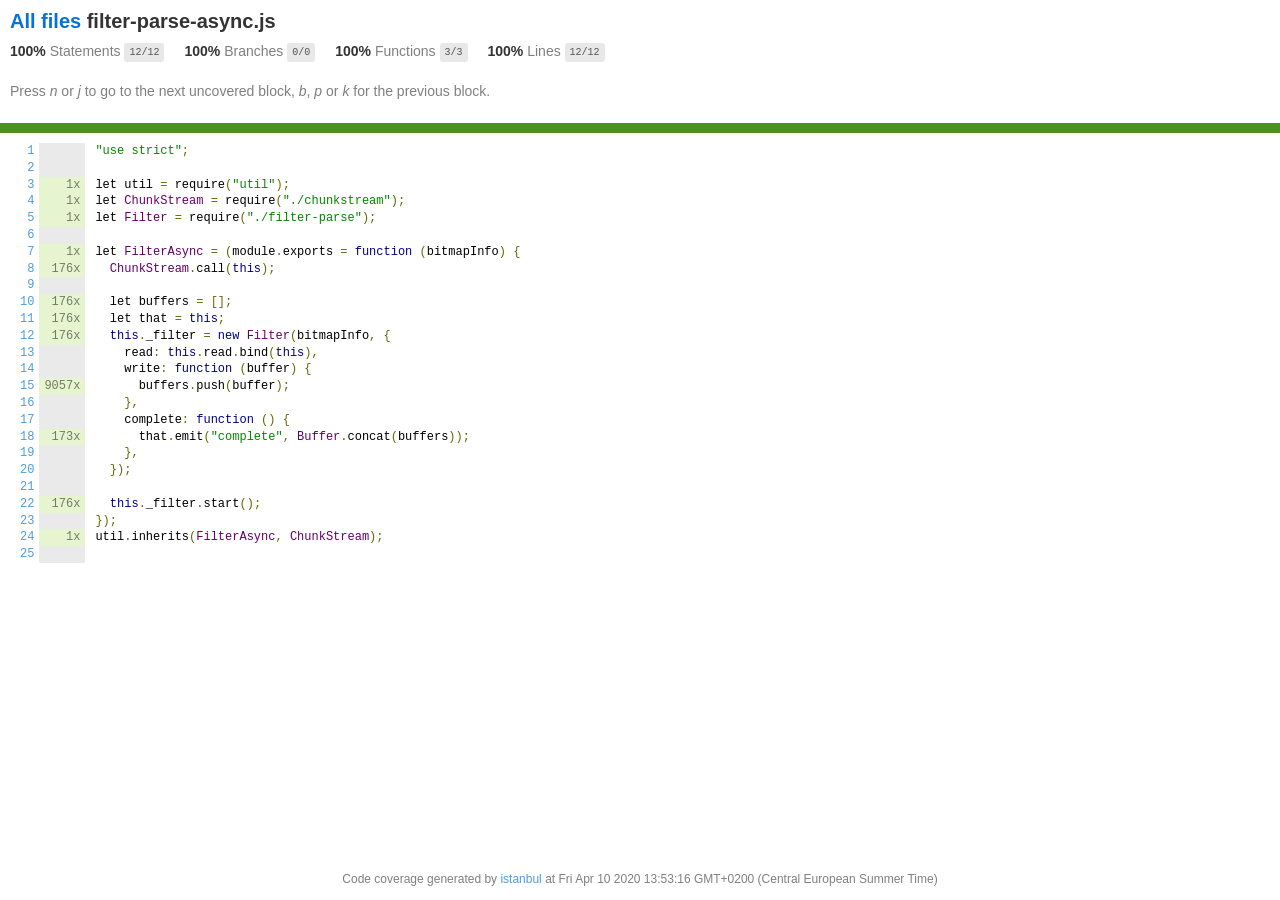
<file: node_modules/pngjs/coverage/lcov-report/filter-parse-async.js.html>
<!doctype html>
<html lang="en">

<head>
    <title>Code coverage report for filter-parse-async.js</title>
    <meta charset="utf-8" />
    <link rel="stylesheet" href="prettify.css" />
    <link rel="stylesheet" href="base.css" />
    <link rel="shortcut icon" type="image/x-icon" href="favicon.png" />
    <meta name="viewport" content="width=device-width, initial-scale=1" />
    <style type='text/css'>
        .coverage-summary .sorter {
            background-image: url(sort-arrow-sprite.png);
        }
    </style>
</head>
    
<body>
<div class='wrapper'>
    <div class='pad1'>
        <h1><a href="index.html">All files</a> filter-parse-async.js</h1>
        <div class='clearfix'>
            
            <div class='fl pad1y space-right2'>
                <span class="strong">100% </span>
                <span class="quiet">Statements</span>
                <span class='fraction'>12/12</span>
            </div>
        
            
            <div class='fl pad1y space-right2'>
                <span class="strong">100% </span>
                <span class="quiet">Branches</span>
                <span class='fraction'>0/0</span>
            </div>
        
            
            <div class='fl pad1y space-right2'>
                <span class="strong">100% </span>
                <span class="quiet">Functions</span>
                <span class='fraction'>3/3</span>
            </div>
        
            
            <div class='fl pad1y space-right2'>
                <span class="strong">100% </span>
                <span class="quiet">Lines</span>
                <span class='fraction'>12/12</span>
            </div>
        
            
        </div>
        <p class="quiet">
            Press <em>n</em> or <em>j</em> to go to the next uncovered block, <em>b</em>, <em>p</em> or <em>k</em> for the previous block.
        </p>
    </div>
    <div class='status-line high'></div>
    <pre><table class="coverage">
<tr><td class="line-count quiet"><a name='L1'></a><a href='#L1'>1</a>
<a name='L2'></a><a href='#L2'>2</a>
<a name='L3'></a><a href='#L3'>3</a>
<a name='L4'></a><a href='#L4'>4</a>
<a name='L5'></a><a href='#L5'>5</a>
<a name='L6'></a><a href='#L6'>6</a>
<a name='L7'></a><a href='#L7'>7</a>
<a name='L8'></a><a href='#L8'>8</a>
<a name='L9'></a><a href='#L9'>9</a>
<a name='L10'></a><a href='#L10'>10</a>
<a name='L11'></a><a href='#L11'>11</a>
<a name='L12'></a><a href='#L12'>12</a>
<a name='L13'></a><a href='#L13'>13</a>
<a name='L14'></a><a href='#L14'>14</a>
<a name='L15'></a><a href='#L15'>15</a>
<a name='L16'></a><a href='#L16'>16</a>
<a name='L17'></a><a href='#L17'>17</a>
<a name='L18'></a><a href='#L18'>18</a>
<a name='L19'></a><a href='#L19'>19</a>
<a name='L20'></a><a href='#L20'>20</a>
<a name='L21'></a><a href='#L21'>21</a>
<a name='L22'></a><a href='#L22'>22</a>
<a name='L23'></a><a href='#L23'>23</a>
<a name='L24'></a><a href='#L24'>24</a>
<a name='L25'></a><a href='#L25'>25</a></td><td class="line-coverage quiet"><span class="cline-any cline-neutral">&nbsp;</span>
<span class="cline-any cline-neutral">&nbsp;</span>
<span class="cline-any cline-yes">1x</span>
<span class="cline-any cline-yes">1x</span>
<span class="cline-any cline-yes">1x</span>
<span class="cline-any cline-neutral">&nbsp;</span>
<span class="cline-any cline-yes">1x</span>
<span class="cline-any cline-yes">176x</span>
<span class="cline-any cline-neutral">&nbsp;</span>
<span class="cline-any cline-yes">176x</span>
<span class="cline-any cline-yes">176x</span>
<span class="cline-any cline-yes">176x</span>
<span class="cline-any cline-neutral">&nbsp;</span>
<span class="cline-any cline-neutral">&nbsp;</span>
<span class="cline-any cline-yes">9057x</span>
<span class="cline-any cline-neutral">&nbsp;</span>
<span class="cline-any cline-neutral">&nbsp;</span>
<span class="cline-any cline-yes">173x</span>
<span class="cline-any cline-neutral">&nbsp;</span>
<span class="cline-any cline-neutral">&nbsp;</span>
<span class="cline-any cline-neutral">&nbsp;</span>
<span class="cline-any cline-yes">176x</span>
<span class="cline-any cline-neutral">&nbsp;</span>
<span class="cline-any cline-yes">1x</span>
<span class="cline-any cline-neutral">&nbsp;</span></td><td class="text"><pre class="prettyprint lang-js">"use strict";
&nbsp;
let util = require("util");
let ChunkStream = require("./chunkstream");
let Filter = require("./filter-parse");
&nbsp;
let FilterAsync = (module.exports = function (bitmapInfo) {
  ChunkStream.call(this);
&nbsp;
  let buffers = [];
  let that = this;
  this._filter = new Filter(bitmapInfo, {
    read: this.read.bind(this),
    write: function (buffer) {
      buffers.push(buffer);
    },
    complete: function () {
      that.emit("complete", Buffer.concat(buffers));
    },
  });
&nbsp;
  this._filter.start();
});
util.inherits(FilterAsync, ChunkStream);
&nbsp;</pre></td></tr></table></pre>

                <div class='push'></div><!-- for sticky footer -->
            </div><!-- /wrapper -->
            <div class='footer quiet pad2 space-top1 center small'>
                Code coverage generated by
                <a href="https://istanbul.js.org/" target="_blank">istanbul</a>
                at Fri Apr 10 2020 13:53:16 GMT+0200 (Central European Summer Time)
            </div>
        </div>
        <script src="prettify.js"></script>
        <script>
            window.onload = function () {
                prettyPrint();
            };
        </script>
        <script src="sorter.js"></script>
        <script src="block-navigation.js"></script>
    </body>
</html>
</file>
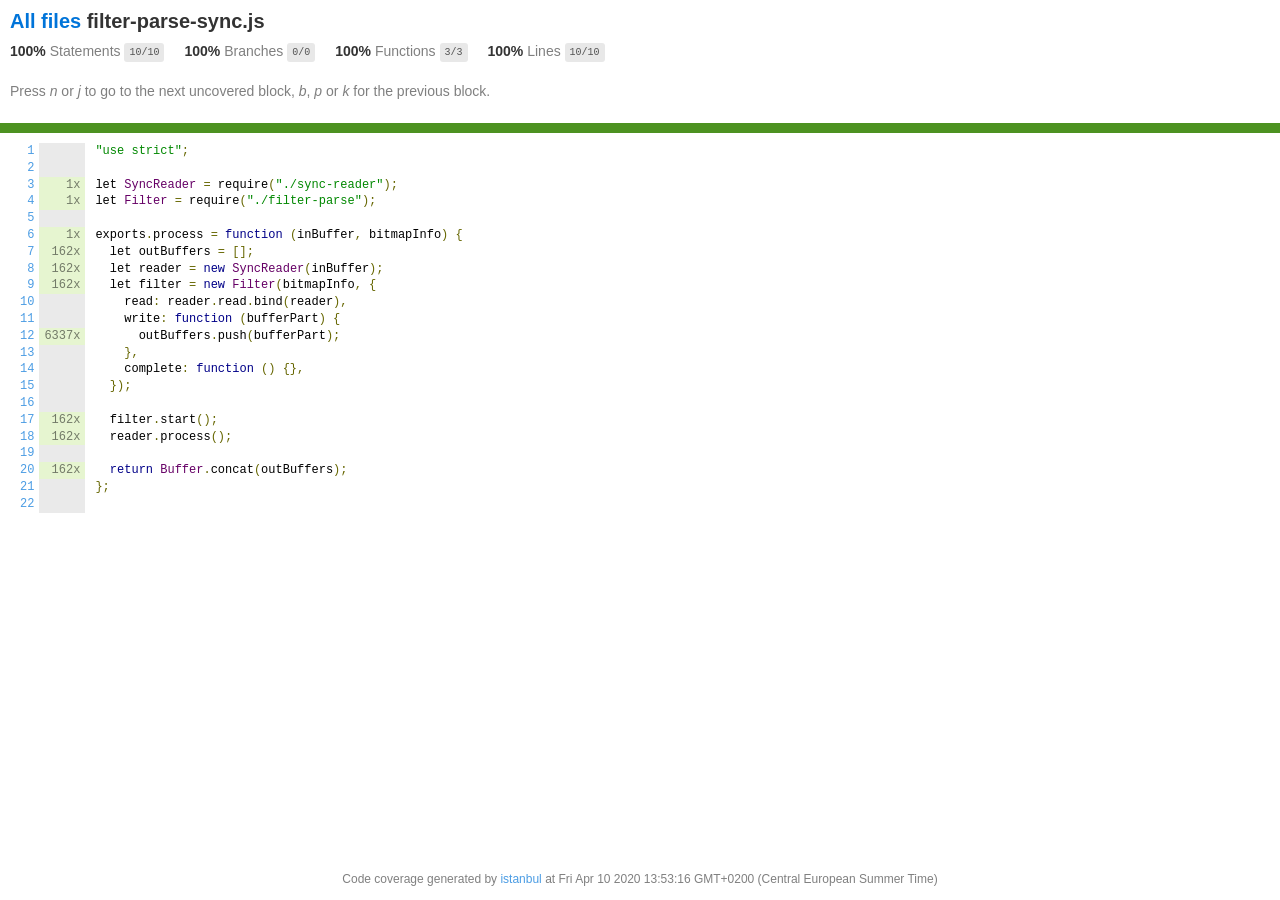
<file: node_modules/pngjs/coverage/lcov-report/filter-parse-sync.js.html>
<!doctype html>
<html lang="en">

<head>
    <title>Code coverage report for filter-parse-sync.js</title>
    <meta charset="utf-8" />
    <link rel="stylesheet" href="prettify.css" />
    <link rel="stylesheet" href="base.css" />
    <link rel="shortcut icon" type="image/x-icon" href="favicon.png" />
    <meta name="viewport" content="width=device-width, initial-scale=1" />
    <style type='text/css'>
        .coverage-summary .sorter {
            background-image: url(sort-arrow-sprite.png);
        }
    </style>
</head>
    
<body>
<div class='wrapper'>
    <div class='pad1'>
        <h1><a href="index.html">All files</a> filter-parse-sync.js</h1>
        <div class='clearfix'>
            
            <div class='fl pad1y space-right2'>
                <span class="strong">100% </span>
                <span class="quiet">Statements</span>
                <span class='fraction'>10/10</span>
            </div>
        
            
            <div class='fl pad1y space-right2'>
                <span class="strong">100% </span>
                <span class="quiet">Branches</span>
                <span class='fraction'>0/0</span>
            </div>
        
            
            <div class='fl pad1y space-right2'>
                <span class="strong">100% </span>
                <span class="quiet">Functions</span>
                <span class='fraction'>3/3</span>
            </div>
        
            
            <div class='fl pad1y space-right2'>
                <span class="strong">100% </span>
                <span class="quiet">Lines</span>
                <span class='fraction'>10/10</span>
            </div>
        
            
        </div>
        <p class="quiet">
            Press <em>n</em> or <em>j</em> to go to the next uncovered block, <em>b</em>, <em>p</em> or <em>k</em> for the previous block.
        </p>
    </div>
    <div class='status-line high'></div>
    <pre><table class="coverage">
<tr><td class="line-count quiet"><a name='L1'></a><a href='#L1'>1</a>
<a name='L2'></a><a href='#L2'>2</a>
<a name='L3'></a><a href='#L3'>3</a>
<a name='L4'></a><a href='#L4'>4</a>
<a name='L5'></a><a href='#L5'>5</a>
<a name='L6'></a><a href='#L6'>6</a>
<a name='L7'></a><a href='#L7'>7</a>
<a name='L8'></a><a href='#L8'>8</a>
<a name='L9'></a><a href='#L9'>9</a>
<a name='L10'></a><a href='#L10'>10</a>
<a name='L11'></a><a href='#L11'>11</a>
<a name='L12'></a><a href='#L12'>12</a>
<a name='L13'></a><a href='#L13'>13</a>
<a name='L14'></a><a href='#L14'>14</a>
<a name='L15'></a><a href='#L15'>15</a>
<a name='L16'></a><a href='#L16'>16</a>
<a name='L17'></a><a href='#L17'>17</a>
<a name='L18'></a><a href='#L18'>18</a>
<a name='L19'></a><a href='#L19'>19</a>
<a name='L20'></a><a href='#L20'>20</a>
<a name='L21'></a><a href='#L21'>21</a>
<a name='L22'></a><a href='#L22'>22</a></td><td class="line-coverage quiet"><span class="cline-any cline-neutral">&nbsp;</span>
<span class="cline-any cline-neutral">&nbsp;</span>
<span class="cline-any cline-yes">1x</span>
<span class="cline-any cline-yes">1x</span>
<span class="cline-any cline-neutral">&nbsp;</span>
<span class="cline-any cline-yes">1x</span>
<span class="cline-any cline-yes">162x</span>
<span class="cline-any cline-yes">162x</span>
<span class="cline-any cline-yes">162x</span>
<span class="cline-any cline-neutral">&nbsp;</span>
<span class="cline-any cline-neutral">&nbsp;</span>
<span class="cline-any cline-yes">6337x</span>
<span class="cline-any cline-neutral">&nbsp;</span>
<span class="cline-any cline-neutral">&nbsp;</span>
<span class="cline-any cline-neutral">&nbsp;</span>
<span class="cline-any cline-neutral">&nbsp;</span>
<span class="cline-any cline-yes">162x</span>
<span class="cline-any cline-yes">162x</span>
<span class="cline-any cline-neutral">&nbsp;</span>
<span class="cline-any cline-yes">162x</span>
<span class="cline-any cline-neutral">&nbsp;</span>
<span class="cline-any cline-neutral">&nbsp;</span></td><td class="text"><pre class="prettyprint lang-js">"use strict";
&nbsp;
let SyncReader = require("./sync-reader");
let Filter = require("./filter-parse");
&nbsp;
exports.process = function (inBuffer, bitmapInfo) {
  let outBuffers = [];
  let reader = new SyncReader(inBuffer);
  let filter = new Filter(bitmapInfo, {
    read: reader.read.bind(reader),
    write: function (bufferPart) {
      outBuffers.push(bufferPart);
    },
    complete: function () {},
  });
&nbsp;
  filter.start();
  reader.process();
&nbsp;
  return Buffer.concat(outBuffers);
};
&nbsp;</pre></td></tr></table></pre>

                <div class='push'></div><!-- for sticky footer -->
            </div><!-- /wrapper -->
            <div class='footer quiet pad2 space-top1 center small'>
                Code coverage generated by
                <a href="https://istanbul.js.org/" target="_blank">istanbul</a>
                at Fri Apr 10 2020 13:53:16 GMT+0200 (Central European Summer Time)
            </div>
        </div>
        <script src="prettify.js"></script>
        <script>
            window.onload = function () {
                prettyPrint();
            };
        </script>
        <script src="sorter.js"></script>
        <script src="block-navigation.js"></script>
    </body>
</html>
</file>
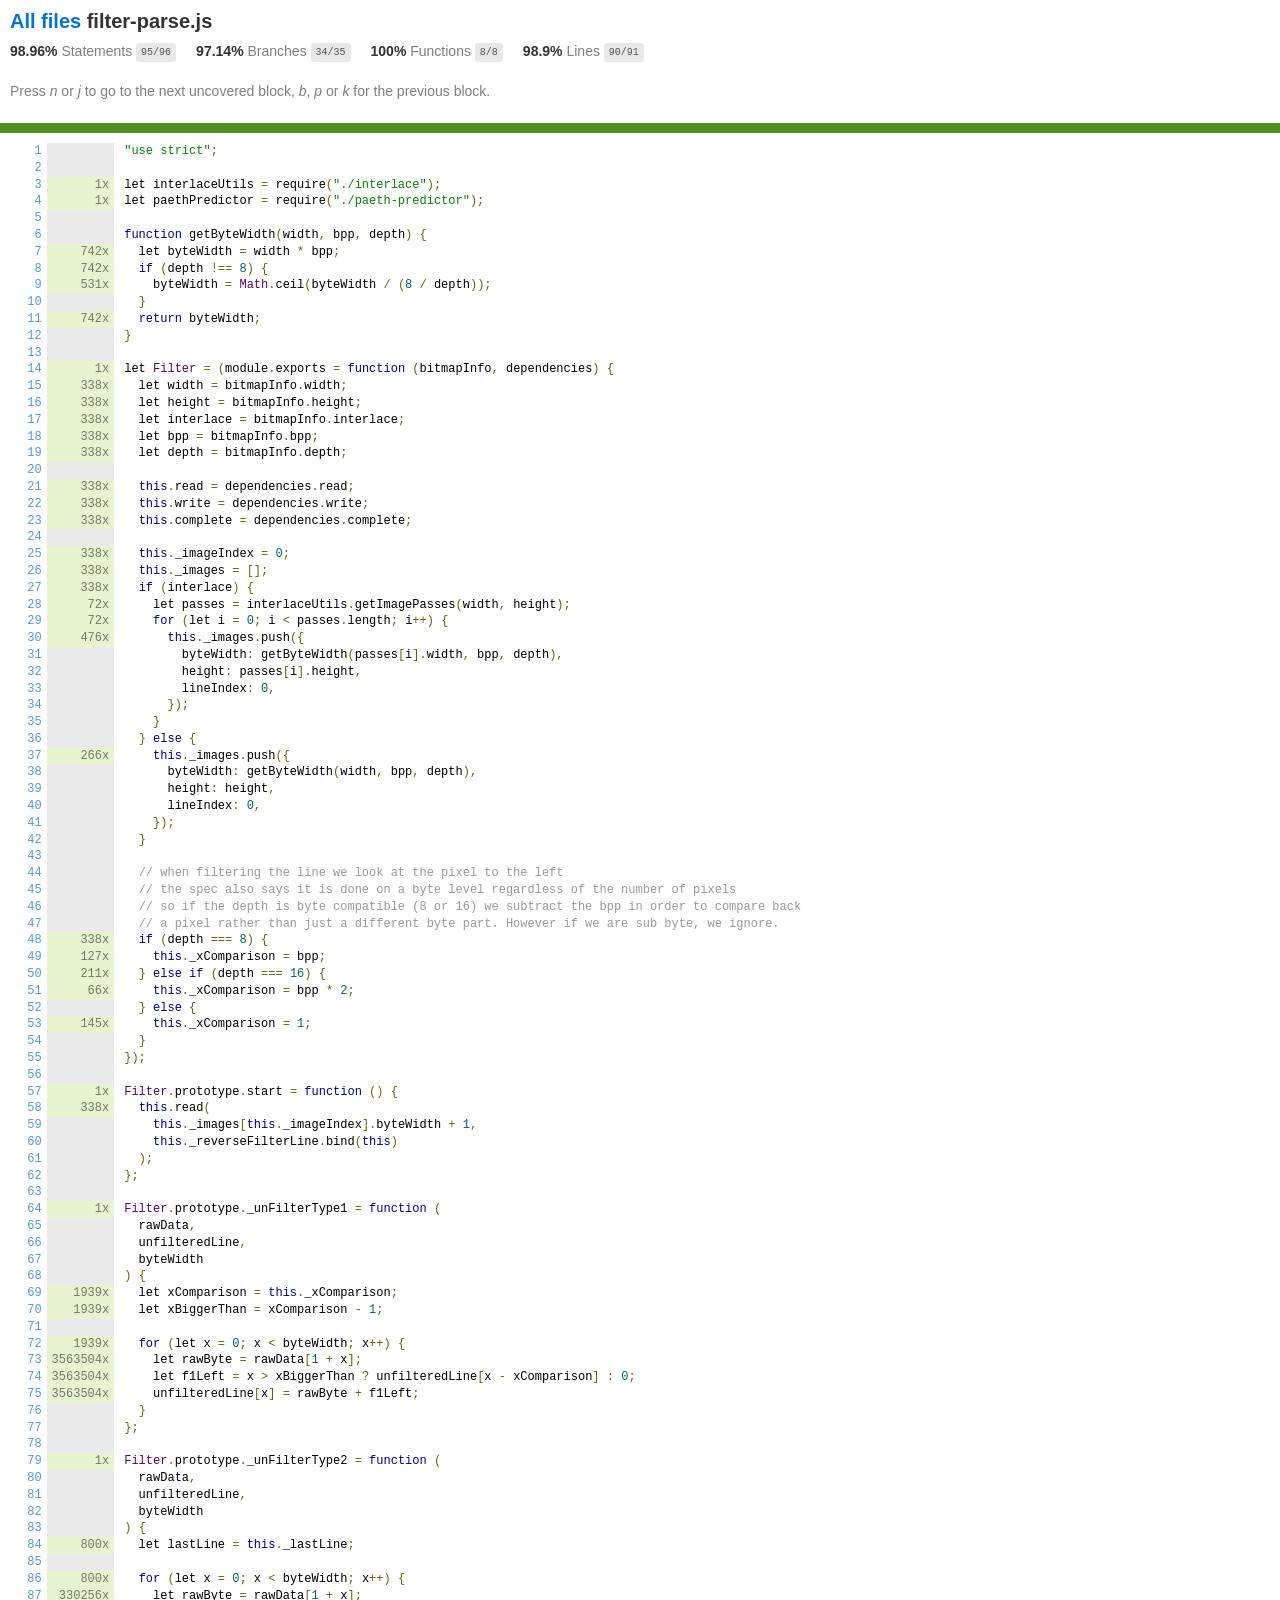
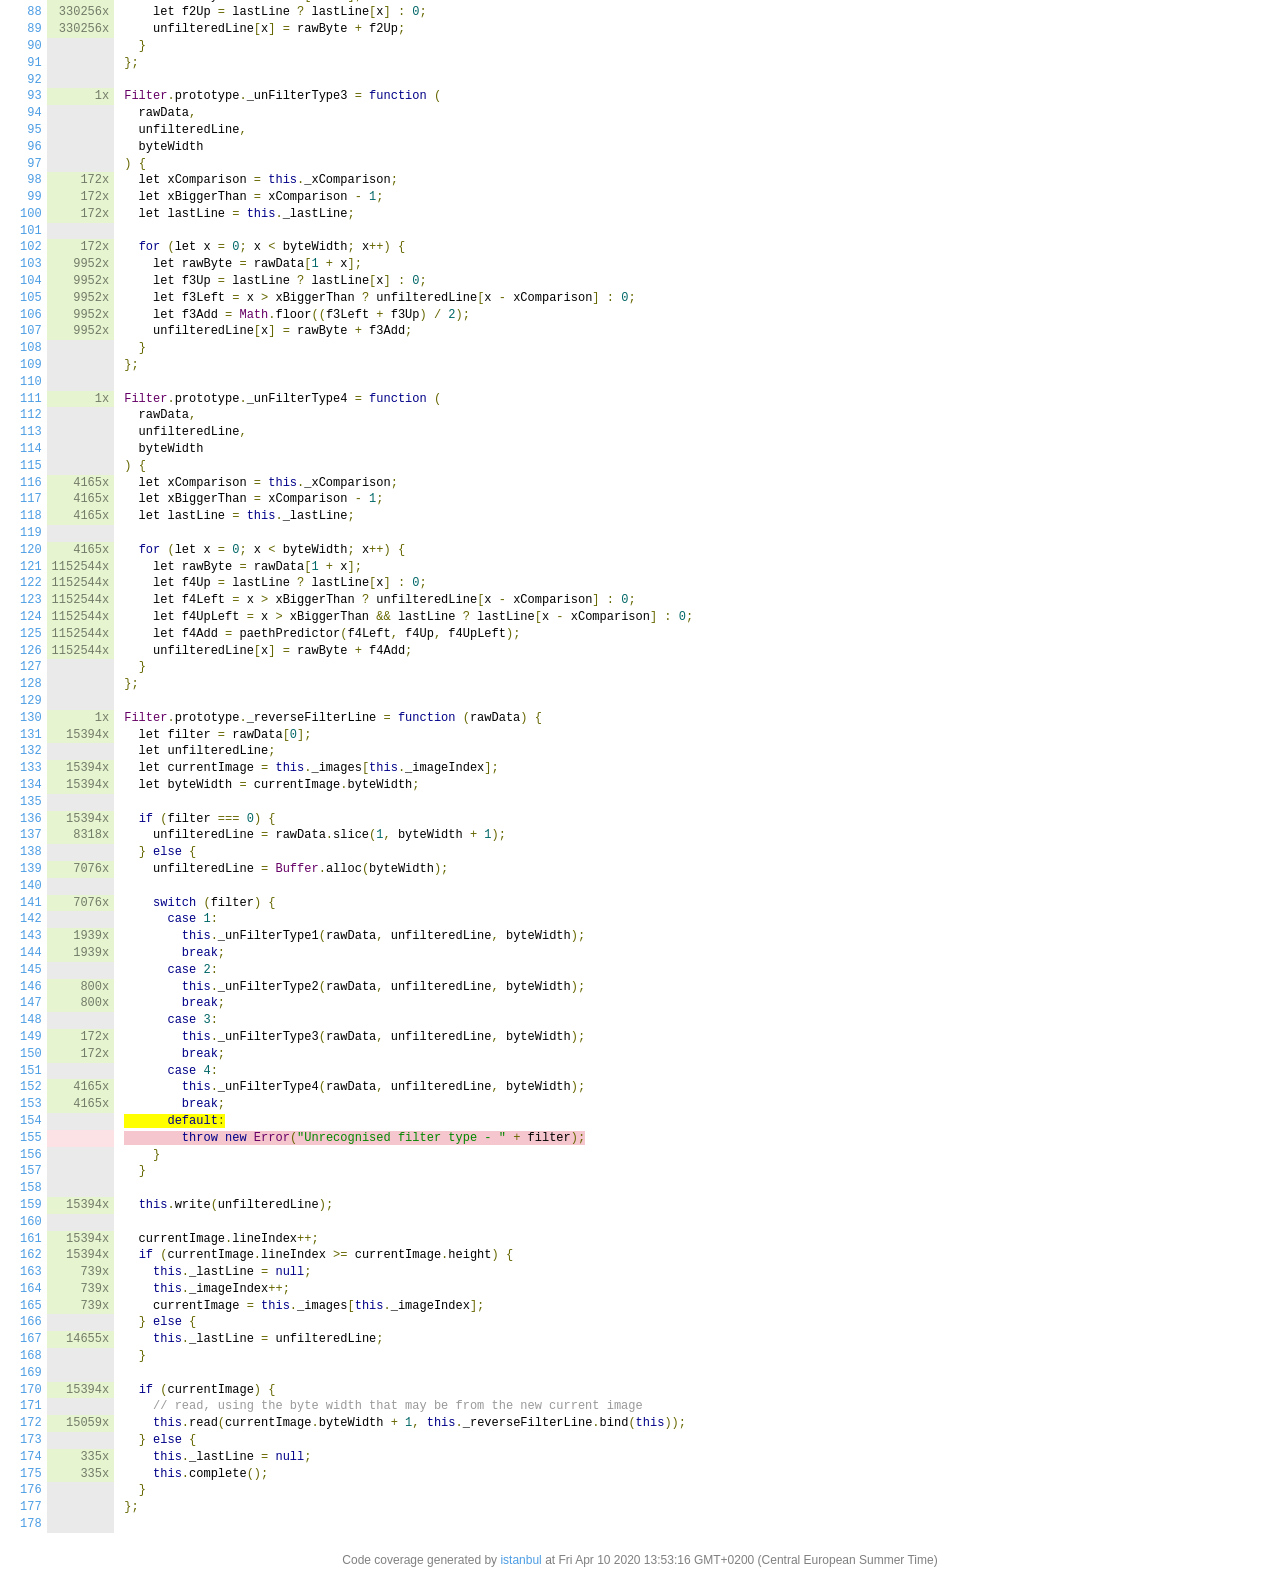
<file: node_modules/pngjs/coverage/lcov-report/filter-parse.js.html>
<!doctype html>
<html lang="en">

<head>
    <title>Code coverage report for filter-parse.js</title>
    <meta charset="utf-8" />
    <link rel="stylesheet" href="prettify.css" />
    <link rel="stylesheet" href="base.css" />
    <link rel="shortcut icon" type="image/x-icon" href="favicon.png" />
    <meta name="viewport" content="width=device-width, initial-scale=1" />
    <style type='text/css'>
        .coverage-summary .sorter {
            background-image: url(sort-arrow-sprite.png);
        }
    </style>
</head>
    
<body>
<div class='wrapper'>
    <div class='pad1'>
        <h1><a href="index.html">All files</a> filter-parse.js</h1>
        <div class='clearfix'>
            
            <div class='fl pad1y space-right2'>
                <span class="strong">98.96% </span>
                <span class="quiet">Statements</span>
                <span class='fraction'>95/96</span>
            </div>
        
            
            <div class='fl pad1y space-right2'>
                <span class="strong">97.14% </span>
                <span class="quiet">Branches</span>
                <span class='fraction'>34/35</span>
            </div>
        
            
            <div class='fl pad1y space-right2'>
                <span class="strong">100% </span>
                <span class="quiet">Functions</span>
                <span class='fraction'>8/8</span>
            </div>
        
            
            <div class='fl pad1y space-right2'>
                <span class="strong">98.9% </span>
                <span class="quiet">Lines</span>
                <span class='fraction'>90/91</span>
            </div>
        
            
        </div>
        <p class="quiet">
            Press <em>n</em> or <em>j</em> to go to the next uncovered block, <em>b</em>, <em>p</em> or <em>k</em> for the previous block.
        </p>
    </div>
    <div class='status-line high'></div>
    <pre><table class="coverage">
<tr><td class="line-count quiet"><a name='L1'></a><a href='#L1'>1</a>
<a name='L2'></a><a href='#L2'>2</a>
<a name='L3'></a><a href='#L3'>3</a>
<a name='L4'></a><a href='#L4'>4</a>
<a name='L5'></a><a href='#L5'>5</a>
<a name='L6'></a><a href='#L6'>6</a>
<a name='L7'></a><a href='#L7'>7</a>
<a name='L8'></a><a href='#L8'>8</a>
<a name='L9'></a><a href='#L9'>9</a>
<a name='L10'></a><a href='#L10'>10</a>
<a name='L11'></a><a href='#L11'>11</a>
<a name='L12'></a><a href='#L12'>12</a>
<a name='L13'></a><a href='#L13'>13</a>
<a name='L14'></a><a href='#L14'>14</a>
<a name='L15'></a><a href='#L15'>15</a>
<a name='L16'></a><a href='#L16'>16</a>
<a name='L17'></a><a href='#L17'>17</a>
<a name='L18'></a><a href='#L18'>18</a>
<a name='L19'></a><a href='#L19'>19</a>
<a name='L20'></a><a href='#L20'>20</a>
<a name='L21'></a><a href='#L21'>21</a>
<a name='L22'></a><a href='#L22'>22</a>
<a name='L23'></a><a href='#L23'>23</a>
<a name='L24'></a><a href='#L24'>24</a>
<a name='L25'></a><a href='#L25'>25</a>
<a name='L26'></a><a href='#L26'>26</a>
<a name='L27'></a><a href='#L27'>27</a>
<a name='L28'></a><a href='#L28'>28</a>
<a name='L29'></a><a href='#L29'>29</a>
<a name='L30'></a><a href='#L30'>30</a>
<a name='L31'></a><a href='#L31'>31</a>
<a name='L32'></a><a href='#L32'>32</a>
<a name='L33'></a><a href='#L33'>33</a>
<a name='L34'></a><a href='#L34'>34</a>
<a name='L35'></a><a href='#L35'>35</a>
<a name='L36'></a><a href='#L36'>36</a>
<a name='L37'></a><a href='#L37'>37</a>
<a name='L38'></a><a href='#L38'>38</a>
<a name='L39'></a><a href='#L39'>39</a>
<a name='L40'></a><a href='#L40'>40</a>
<a name='L41'></a><a href='#L41'>41</a>
<a name='L42'></a><a href='#L42'>42</a>
<a name='L43'></a><a href='#L43'>43</a>
<a name='L44'></a><a href='#L44'>44</a>
<a name='L45'></a><a href='#L45'>45</a>
<a name='L46'></a><a href='#L46'>46</a>
<a name='L47'></a><a href='#L47'>47</a>
<a name='L48'></a><a href='#L48'>48</a>
<a name='L49'></a><a href='#L49'>49</a>
<a name='L50'></a><a href='#L50'>50</a>
<a name='L51'></a><a href='#L51'>51</a>
<a name='L52'></a><a href='#L52'>52</a>
<a name='L53'></a><a href='#L53'>53</a>
<a name='L54'></a><a href='#L54'>54</a>
<a name='L55'></a><a href='#L55'>55</a>
<a name='L56'></a><a href='#L56'>56</a>
<a name='L57'></a><a href='#L57'>57</a>
<a name='L58'></a><a href='#L58'>58</a>
<a name='L59'></a><a href='#L59'>59</a>
<a name='L60'></a><a href='#L60'>60</a>
<a name='L61'></a><a href='#L61'>61</a>
<a name='L62'></a><a href='#L62'>62</a>
<a name='L63'></a><a href='#L63'>63</a>
<a name='L64'></a><a href='#L64'>64</a>
<a name='L65'></a><a href='#L65'>65</a>
<a name='L66'></a><a href='#L66'>66</a>
<a name='L67'></a><a href='#L67'>67</a>
<a name='L68'></a><a href='#L68'>68</a>
<a name='L69'></a><a href='#L69'>69</a>
<a name='L70'></a><a href='#L70'>70</a>
<a name='L71'></a><a href='#L71'>71</a>
<a name='L72'></a><a href='#L72'>72</a>
<a name='L73'></a><a href='#L73'>73</a>
<a name='L74'></a><a href='#L74'>74</a>
<a name='L75'></a><a href='#L75'>75</a>
<a name='L76'></a><a href='#L76'>76</a>
<a name='L77'></a><a href='#L77'>77</a>
<a name='L78'></a><a href='#L78'>78</a>
<a name='L79'></a><a href='#L79'>79</a>
<a name='L80'></a><a href='#L80'>80</a>
<a name='L81'></a><a href='#L81'>81</a>
<a name='L82'></a><a href='#L82'>82</a>
<a name='L83'></a><a href='#L83'>83</a>
<a name='L84'></a><a href='#L84'>84</a>
<a name='L85'></a><a href='#L85'>85</a>
<a name='L86'></a><a href='#L86'>86</a>
<a name='L87'></a><a href='#L87'>87</a>
<a name='L88'></a><a href='#L88'>88</a>
<a name='L89'></a><a href='#L89'>89</a>
<a name='L90'></a><a href='#L90'>90</a>
<a name='L91'></a><a href='#L91'>91</a>
<a name='L92'></a><a href='#L92'>92</a>
<a name='L93'></a><a href='#L93'>93</a>
<a name='L94'></a><a href='#L94'>94</a>
<a name='L95'></a><a href='#L95'>95</a>
<a name='L96'></a><a href='#L96'>96</a>
<a name='L97'></a><a href='#L97'>97</a>
<a name='L98'></a><a href='#L98'>98</a>
<a name='L99'></a><a href='#L99'>99</a>
<a name='L100'></a><a href='#L100'>100</a>
<a name='L101'></a><a href='#L101'>101</a>
<a name='L102'></a><a href='#L102'>102</a>
<a name='L103'></a><a href='#L103'>103</a>
<a name='L104'></a><a href='#L104'>104</a>
<a name='L105'></a><a href='#L105'>105</a>
<a name='L106'></a><a href='#L106'>106</a>
<a name='L107'></a><a href='#L107'>107</a>
<a name='L108'></a><a href='#L108'>108</a>
<a name='L109'></a><a href='#L109'>109</a>
<a name='L110'></a><a href='#L110'>110</a>
<a name='L111'></a><a href='#L111'>111</a>
<a name='L112'></a><a href='#L112'>112</a>
<a name='L113'></a><a href='#L113'>113</a>
<a name='L114'></a><a href='#L114'>114</a>
<a name='L115'></a><a href='#L115'>115</a>
<a name='L116'></a><a href='#L116'>116</a>
<a name='L117'></a><a href='#L117'>117</a>
<a name='L118'></a><a href='#L118'>118</a>
<a name='L119'></a><a href='#L119'>119</a>
<a name='L120'></a><a href='#L120'>120</a>
<a name='L121'></a><a href='#L121'>121</a>
<a name='L122'></a><a href='#L122'>122</a>
<a name='L123'></a><a href='#L123'>123</a>
<a name='L124'></a><a href='#L124'>124</a>
<a name='L125'></a><a href='#L125'>125</a>
<a name='L126'></a><a href='#L126'>126</a>
<a name='L127'></a><a href='#L127'>127</a>
<a name='L128'></a><a href='#L128'>128</a>
<a name='L129'></a><a href='#L129'>129</a>
<a name='L130'></a><a href='#L130'>130</a>
<a name='L131'></a><a href='#L131'>131</a>
<a name='L132'></a><a href='#L132'>132</a>
<a name='L133'></a><a href='#L133'>133</a>
<a name='L134'></a><a href='#L134'>134</a>
<a name='L135'></a><a href='#L135'>135</a>
<a name='L136'></a><a href='#L136'>136</a>
<a name='L137'></a><a href='#L137'>137</a>
<a name='L138'></a><a href='#L138'>138</a>
<a name='L139'></a><a href='#L139'>139</a>
<a name='L140'></a><a href='#L140'>140</a>
<a name='L141'></a><a href='#L141'>141</a>
<a name='L142'></a><a href='#L142'>142</a>
<a name='L143'></a><a href='#L143'>143</a>
<a name='L144'></a><a href='#L144'>144</a>
<a name='L145'></a><a href='#L145'>145</a>
<a name='L146'></a><a href='#L146'>146</a>
<a name='L147'></a><a href='#L147'>147</a>
<a name='L148'></a><a href='#L148'>148</a>
<a name='L149'></a><a href='#L149'>149</a>
<a name='L150'></a><a href='#L150'>150</a>
<a name='L151'></a><a href='#L151'>151</a>
<a name='L152'></a><a href='#L152'>152</a>
<a name='L153'></a><a href='#L153'>153</a>
<a name='L154'></a><a href='#L154'>154</a>
<a name='L155'></a><a href='#L155'>155</a>
<a name='L156'></a><a href='#L156'>156</a>
<a name='L157'></a><a href='#L157'>157</a>
<a name='L158'></a><a href='#L158'>158</a>
<a name='L159'></a><a href='#L159'>159</a>
<a name='L160'></a><a href='#L160'>160</a>
<a name='L161'></a><a href='#L161'>161</a>
<a name='L162'></a><a href='#L162'>162</a>
<a name='L163'></a><a href='#L163'>163</a>
<a name='L164'></a><a href='#L164'>164</a>
<a name='L165'></a><a href='#L165'>165</a>
<a name='L166'></a><a href='#L166'>166</a>
<a name='L167'></a><a href='#L167'>167</a>
<a name='L168'></a><a href='#L168'>168</a>
<a name='L169'></a><a href='#L169'>169</a>
<a name='L170'></a><a href='#L170'>170</a>
<a name='L171'></a><a href='#L171'>171</a>
<a name='L172'></a><a href='#L172'>172</a>
<a name='L173'></a><a href='#L173'>173</a>
<a name='L174'></a><a href='#L174'>174</a>
<a name='L175'></a><a href='#L175'>175</a>
<a name='L176'></a><a href='#L176'>176</a>
<a name='L177'></a><a href='#L177'>177</a>
<a name='L178'></a><a href='#L178'>178</a></td><td class="line-coverage quiet"><span class="cline-any cline-neutral">&nbsp;</span>
<span class="cline-any cline-neutral">&nbsp;</span>
<span class="cline-any cline-yes">1x</span>
<span class="cline-any cline-yes">1x</span>
<span class="cline-any cline-neutral">&nbsp;</span>
<span class="cline-any cline-neutral">&nbsp;</span>
<span class="cline-any cline-yes">742x</span>
<span class="cline-any cline-yes">742x</span>
<span class="cline-any cline-yes">531x</span>
<span class="cline-any cline-neutral">&nbsp;</span>
<span class="cline-any cline-yes">742x</span>
<span class="cline-any cline-neutral">&nbsp;</span>
<span class="cline-any cline-neutral">&nbsp;</span>
<span class="cline-any cline-yes">1x</span>
<span class="cline-any cline-yes">338x</span>
<span class="cline-any cline-yes">338x</span>
<span class="cline-any cline-yes">338x</span>
<span class="cline-any cline-yes">338x</span>
<span class="cline-any cline-yes">338x</span>
<span class="cline-any cline-neutral">&nbsp;</span>
<span class="cline-any cline-yes">338x</span>
<span class="cline-any cline-yes">338x</span>
<span class="cline-any cline-yes">338x</span>
<span class="cline-any cline-neutral">&nbsp;</span>
<span class="cline-any cline-yes">338x</span>
<span class="cline-any cline-yes">338x</span>
<span class="cline-any cline-yes">338x</span>
<span class="cline-any cline-yes">72x</span>
<span class="cline-any cline-yes">72x</span>
<span class="cline-any cline-yes">476x</span>
<span class="cline-any cline-neutral">&nbsp;</span>
<span class="cline-any cline-neutral">&nbsp;</span>
<span class="cline-any cline-neutral">&nbsp;</span>
<span class="cline-any cline-neutral">&nbsp;</span>
<span class="cline-any cline-neutral">&nbsp;</span>
<span class="cline-any cline-neutral">&nbsp;</span>
<span class="cline-any cline-yes">266x</span>
<span class="cline-any cline-neutral">&nbsp;</span>
<span class="cline-any cline-neutral">&nbsp;</span>
<span class="cline-any cline-neutral">&nbsp;</span>
<span class="cline-any cline-neutral">&nbsp;</span>
<span class="cline-any cline-neutral">&nbsp;</span>
<span class="cline-any cline-neutral">&nbsp;</span>
<span class="cline-any cline-neutral">&nbsp;</span>
<span class="cline-any cline-neutral">&nbsp;</span>
<span class="cline-any cline-neutral">&nbsp;</span>
<span class="cline-any cline-neutral">&nbsp;</span>
<span class="cline-any cline-yes">338x</span>
<span class="cline-any cline-yes">127x</span>
<span class="cline-any cline-yes">211x</span>
<span class="cline-any cline-yes">66x</span>
<span class="cline-any cline-neutral">&nbsp;</span>
<span class="cline-any cline-yes">145x</span>
<span class="cline-any cline-neutral">&nbsp;</span>
<span class="cline-any cline-neutral">&nbsp;</span>
<span class="cline-any cline-neutral">&nbsp;</span>
<span class="cline-any cline-yes">1x</span>
<span class="cline-any cline-yes">338x</span>
<span class="cline-any cline-neutral">&nbsp;</span>
<span class="cline-any cline-neutral">&nbsp;</span>
<span class="cline-any cline-neutral">&nbsp;</span>
<span class="cline-any cline-neutral">&nbsp;</span>
<span class="cline-any cline-neutral">&nbsp;</span>
<span class="cline-any cline-yes">1x</span>
<span class="cline-any cline-neutral">&nbsp;</span>
<span class="cline-any cline-neutral">&nbsp;</span>
<span class="cline-any cline-neutral">&nbsp;</span>
<span class="cline-any cline-neutral">&nbsp;</span>
<span class="cline-any cline-yes">1939x</span>
<span class="cline-any cline-yes">1939x</span>
<span class="cline-any cline-neutral">&nbsp;</span>
<span class="cline-any cline-yes">1939x</span>
<span class="cline-any cline-yes">3563504x</span>
<span class="cline-any cline-yes">3563504x</span>
<span class="cline-any cline-yes">3563504x</span>
<span class="cline-any cline-neutral">&nbsp;</span>
<span class="cline-any cline-neutral">&nbsp;</span>
<span class="cline-any cline-neutral">&nbsp;</span>
<span class="cline-any cline-yes">1x</span>
<span class="cline-any cline-neutral">&nbsp;</span>
<span class="cline-any cline-neutral">&nbsp;</span>
<span class="cline-any cline-neutral">&nbsp;</span>
<span class="cline-any cline-neutral">&nbsp;</span>
<span class="cline-any cline-yes">800x</span>
<span class="cline-any cline-neutral">&nbsp;</span>
<span class="cline-any cline-yes">800x</span>
<span class="cline-any cline-yes">330256x</span>
<span class="cline-any cline-yes">330256x</span>
<span class="cline-any cline-yes">330256x</span>
<span class="cline-any cline-neutral">&nbsp;</span>
<span class="cline-any cline-neutral">&nbsp;</span>
<span class="cline-any cline-neutral">&nbsp;</span>
<span class="cline-any cline-yes">1x</span>
<span class="cline-any cline-neutral">&nbsp;</span>
<span class="cline-any cline-neutral">&nbsp;</span>
<span class="cline-any cline-neutral">&nbsp;</span>
<span class="cline-any cline-neutral">&nbsp;</span>
<span class="cline-any cline-yes">172x</span>
<span class="cline-any cline-yes">172x</span>
<span class="cline-any cline-yes">172x</span>
<span class="cline-any cline-neutral">&nbsp;</span>
<span class="cline-any cline-yes">172x</span>
<span class="cline-any cline-yes">9952x</span>
<span class="cline-any cline-yes">9952x</span>
<span class="cline-any cline-yes">9952x</span>
<span class="cline-any cline-yes">9952x</span>
<span class="cline-any cline-yes">9952x</span>
<span class="cline-any cline-neutral">&nbsp;</span>
<span class="cline-any cline-neutral">&nbsp;</span>
<span class="cline-any cline-neutral">&nbsp;</span>
<span class="cline-any cline-yes">1x</span>
<span class="cline-any cline-neutral">&nbsp;</span>
<span class="cline-any cline-neutral">&nbsp;</span>
<span class="cline-any cline-neutral">&nbsp;</span>
<span class="cline-any cline-neutral">&nbsp;</span>
<span class="cline-any cline-yes">4165x</span>
<span class="cline-any cline-yes">4165x</span>
<span class="cline-any cline-yes">4165x</span>
<span class="cline-any cline-neutral">&nbsp;</span>
<span class="cline-any cline-yes">4165x</span>
<span class="cline-any cline-yes">1152544x</span>
<span class="cline-any cline-yes">1152544x</span>
<span class="cline-any cline-yes">1152544x</span>
<span class="cline-any cline-yes">1152544x</span>
<span class="cline-any cline-yes">1152544x</span>
<span class="cline-any cline-yes">1152544x</span>
<span class="cline-any cline-neutral">&nbsp;</span>
<span class="cline-any cline-neutral">&nbsp;</span>
<span class="cline-any cline-neutral">&nbsp;</span>
<span class="cline-any cline-yes">1x</span>
<span class="cline-any cline-yes">15394x</span>
<span class="cline-any cline-neutral">&nbsp;</span>
<span class="cline-any cline-yes">15394x</span>
<span class="cline-any cline-yes">15394x</span>
<span class="cline-any cline-neutral">&nbsp;</span>
<span class="cline-any cline-yes">15394x</span>
<span class="cline-any cline-yes">8318x</span>
<span class="cline-any cline-neutral">&nbsp;</span>
<span class="cline-any cline-yes">7076x</span>
<span class="cline-any cline-neutral">&nbsp;</span>
<span class="cline-any cline-yes">7076x</span>
<span class="cline-any cline-neutral">&nbsp;</span>
<span class="cline-any cline-yes">1939x</span>
<span class="cline-any cline-yes">1939x</span>
<span class="cline-any cline-neutral">&nbsp;</span>
<span class="cline-any cline-yes">800x</span>
<span class="cline-any cline-yes">800x</span>
<span class="cline-any cline-neutral">&nbsp;</span>
<span class="cline-any cline-yes">172x</span>
<span class="cline-any cline-yes">172x</span>
<span class="cline-any cline-neutral">&nbsp;</span>
<span class="cline-any cline-yes">4165x</span>
<span class="cline-any cline-yes">4165x</span>
<span class="cline-any cline-neutral">&nbsp;</span>
<span class="cline-any cline-no">&nbsp;</span>
<span class="cline-any cline-neutral">&nbsp;</span>
<span class="cline-any cline-neutral">&nbsp;</span>
<span class="cline-any cline-neutral">&nbsp;</span>
<span class="cline-any cline-yes">15394x</span>
<span class="cline-any cline-neutral">&nbsp;</span>
<span class="cline-any cline-yes">15394x</span>
<span class="cline-any cline-yes">15394x</span>
<span class="cline-any cline-yes">739x</span>
<span class="cline-any cline-yes">739x</span>
<span class="cline-any cline-yes">739x</span>
<span class="cline-any cline-neutral">&nbsp;</span>
<span class="cline-any cline-yes">14655x</span>
<span class="cline-any cline-neutral">&nbsp;</span>
<span class="cline-any cline-neutral">&nbsp;</span>
<span class="cline-any cline-yes">15394x</span>
<span class="cline-any cline-neutral">&nbsp;</span>
<span class="cline-any cline-yes">15059x</span>
<span class="cline-any cline-neutral">&nbsp;</span>
<span class="cline-any cline-yes">335x</span>
<span class="cline-any cline-yes">335x</span>
<span class="cline-any cline-neutral">&nbsp;</span>
<span class="cline-any cline-neutral">&nbsp;</span>
<span class="cline-any cline-neutral">&nbsp;</span></td><td class="text"><pre class="prettyprint lang-js">"use strict";
&nbsp;
let interlaceUtils = require("./interlace");
let paethPredictor = require("./paeth-predictor");
&nbsp;
function getByteWidth(width, bpp, depth) {
  let byteWidth = width * bpp;
  if (depth !== 8) {
    byteWidth = Math.ceil(byteWidth / (8 / depth));
  }
  return byteWidth;
}
&nbsp;
let Filter = (module.exports = function (bitmapInfo, dependencies) {
  let width = bitmapInfo.width;
  let height = bitmapInfo.height;
  let interlace = bitmapInfo.interlace;
  let bpp = bitmapInfo.bpp;
  let depth = bitmapInfo.depth;
&nbsp;
  this.read = dependencies.read;
  this.write = dependencies.write;
  this.complete = dependencies.complete;
&nbsp;
  this._imageIndex = 0;
  this._images = [];
  if (interlace) {
    let passes = interlaceUtils.getImagePasses(width, height);
    for (let i = 0; i &lt; passes.length; i++) {
      this._images.push({
        byteWidth: getByteWidth(passes[i].width, bpp, depth),
        height: passes[i].height,
        lineIndex: 0,
      });
    }
  } else {
    this._images.push({
      byteWidth: getByteWidth(width, bpp, depth),
      height: height,
      lineIndex: 0,
    });
  }
&nbsp;
  // when filtering the line we look at the pixel to the left
  // the spec also says it is done on a byte level regardless of the number of pixels
  // so if the depth is byte compatible (8 or 16) we subtract the bpp in order to compare back
  // a pixel rather than just a different byte part. However if we are sub byte, we ignore.
  if (depth === 8) {
    this._xComparison = bpp;
  } else if (depth === 16) {
    this._xComparison = bpp * 2;
  } else {
    this._xComparison = 1;
  }
});
&nbsp;
Filter.prototype.start = function () {
  this.read(
    this._images[this._imageIndex].byteWidth + 1,
    this._reverseFilterLine.bind(this)
  );
};
&nbsp;
Filter.prototype._unFilterType1 = function (
  rawData,
  unfilteredLine,
  byteWidth
) {
  let xComparison = this._xComparison;
  let xBiggerThan = xComparison - 1;
&nbsp;
  for (let x = 0; x &lt; byteWidth; x++) {
    let rawByte = rawData[1 + x];
    let f1Left = x &gt; xBiggerThan ? unfilteredLine[x - xComparison] : 0;
    unfilteredLine[x] = rawByte + f1Left;
  }
};
&nbsp;
Filter.prototype._unFilterType2 = function (
  rawData,
  unfilteredLine,
  byteWidth
) {
  let lastLine = this._lastLine;
&nbsp;
  for (let x = 0; x &lt; byteWidth; x++) {
    let rawByte = rawData[1 + x];
    let f2Up = lastLine ? lastLine[x] : 0;
    unfilteredLine[x] = rawByte + f2Up;
  }
};
&nbsp;
Filter.prototype._unFilterType3 = function (
  rawData,
  unfilteredLine,
  byteWidth
) {
  let xComparison = this._xComparison;
  let xBiggerThan = xComparison - 1;
  let lastLine = this._lastLine;
&nbsp;
  for (let x = 0; x &lt; byteWidth; x++) {
    let rawByte = rawData[1 + x];
    let f3Up = lastLine ? lastLine[x] : 0;
    let f3Left = x &gt; xBiggerThan ? unfilteredLine[x - xComparison] : 0;
    let f3Add = Math.floor((f3Left + f3Up) / 2);
    unfilteredLine[x] = rawByte + f3Add;
  }
};
&nbsp;
Filter.prototype._unFilterType4 = function (
  rawData,
  unfilteredLine,
  byteWidth
) {
  let xComparison = this._xComparison;
  let xBiggerThan = xComparison - 1;
  let lastLine = this._lastLine;
&nbsp;
  for (let x = 0; x &lt; byteWidth; x++) {
    let rawByte = rawData[1 + x];
    let f4Up = lastLine ? lastLine[x] : 0;
    let f4Left = x &gt; xBiggerThan ? unfilteredLine[x - xComparison] : 0;
    let f4UpLeft = x &gt; xBiggerThan &amp;&amp; lastLine ? lastLine[x - xComparison] : 0;
    let f4Add = paethPredictor(f4Left, f4Up, f4UpLeft);
    unfilteredLine[x] = rawByte + f4Add;
  }
};
&nbsp;
Filter.prototype._reverseFilterLine = function (rawData) {
  let filter = rawData[0];
  let unfilteredLine;
  let currentImage = this._images[this._imageIndex];
  let byteWidth = currentImage.byteWidth;
&nbsp;
  if (filter === 0) {
    unfilteredLine = rawData.slice(1, byteWidth + 1);
  } else {
    unfilteredLine = Buffer.alloc(byteWidth);
&nbsp;
    switch (filter) {
      case 1:
        this._unFilterType1(rawData, unfilteredLine, byteWidth);
        break;
      case 2:
        this._unFilterType2(rawData, unfilteredLine, byteWidth);
        break;
      case 3:
        this._unFilterType3(rawData, unfilteredLine, byteWidth);
        break;
      case 4:
        this._unFilterType4(rawData, unfilteredLine, byteWidth);
        break;
<span class="branch-4 cbranch-no" title="branch not covered" >      default:</span>
<span class="cstat-no" title="statement not covered" >        throw new Error("Unrecognised filter type - " + filter);</span>
    }
  }
&nbsp;
  this.write(unfilteredLine);
&nbsp;
  currentImage.lineIndex++;
  if (currentImage.lineIndex &gt;= currentImage.height) {
    this._lastLine = null;
    this._imageIndex++;
    currentImage = this._images[this._imageIndex];
  } else {
    this._lastLine = unfilteredLine;
  }
&nbsp;
  if (currentImage) {
    // read, using the byte width that may be from the new current image
    this.read(currentImage.byteWidth + 1, this._reverseFilterLine.bind(this));
  } else {
    this._lastLine = null;
    this.complete();
  }
};
&nbsp;</pre></td></tr></table></pre>

                <div class='push'></div><!-- for sticky footer -->
            </div><!-- /wrapper -->
            <div class='footer quiet pad2 space-top1 center small'>
                Code coverage generated by
                <a href="https://istanbul.js.org/" target="_blank">istanbul</a>
                at Fri Apr 10 2020 13:53:16 GMT+0200 (Central European Summer Time)
            </div>
        </div>
        <script src="prettify.js"></script>
        <script>
            window.onload = function () {
                prettyPrint();
            };
        </script>
        <script src="sorter.js"></script>
        <script src="block-navigation.js"></script>
    </body>
</html>
</file>
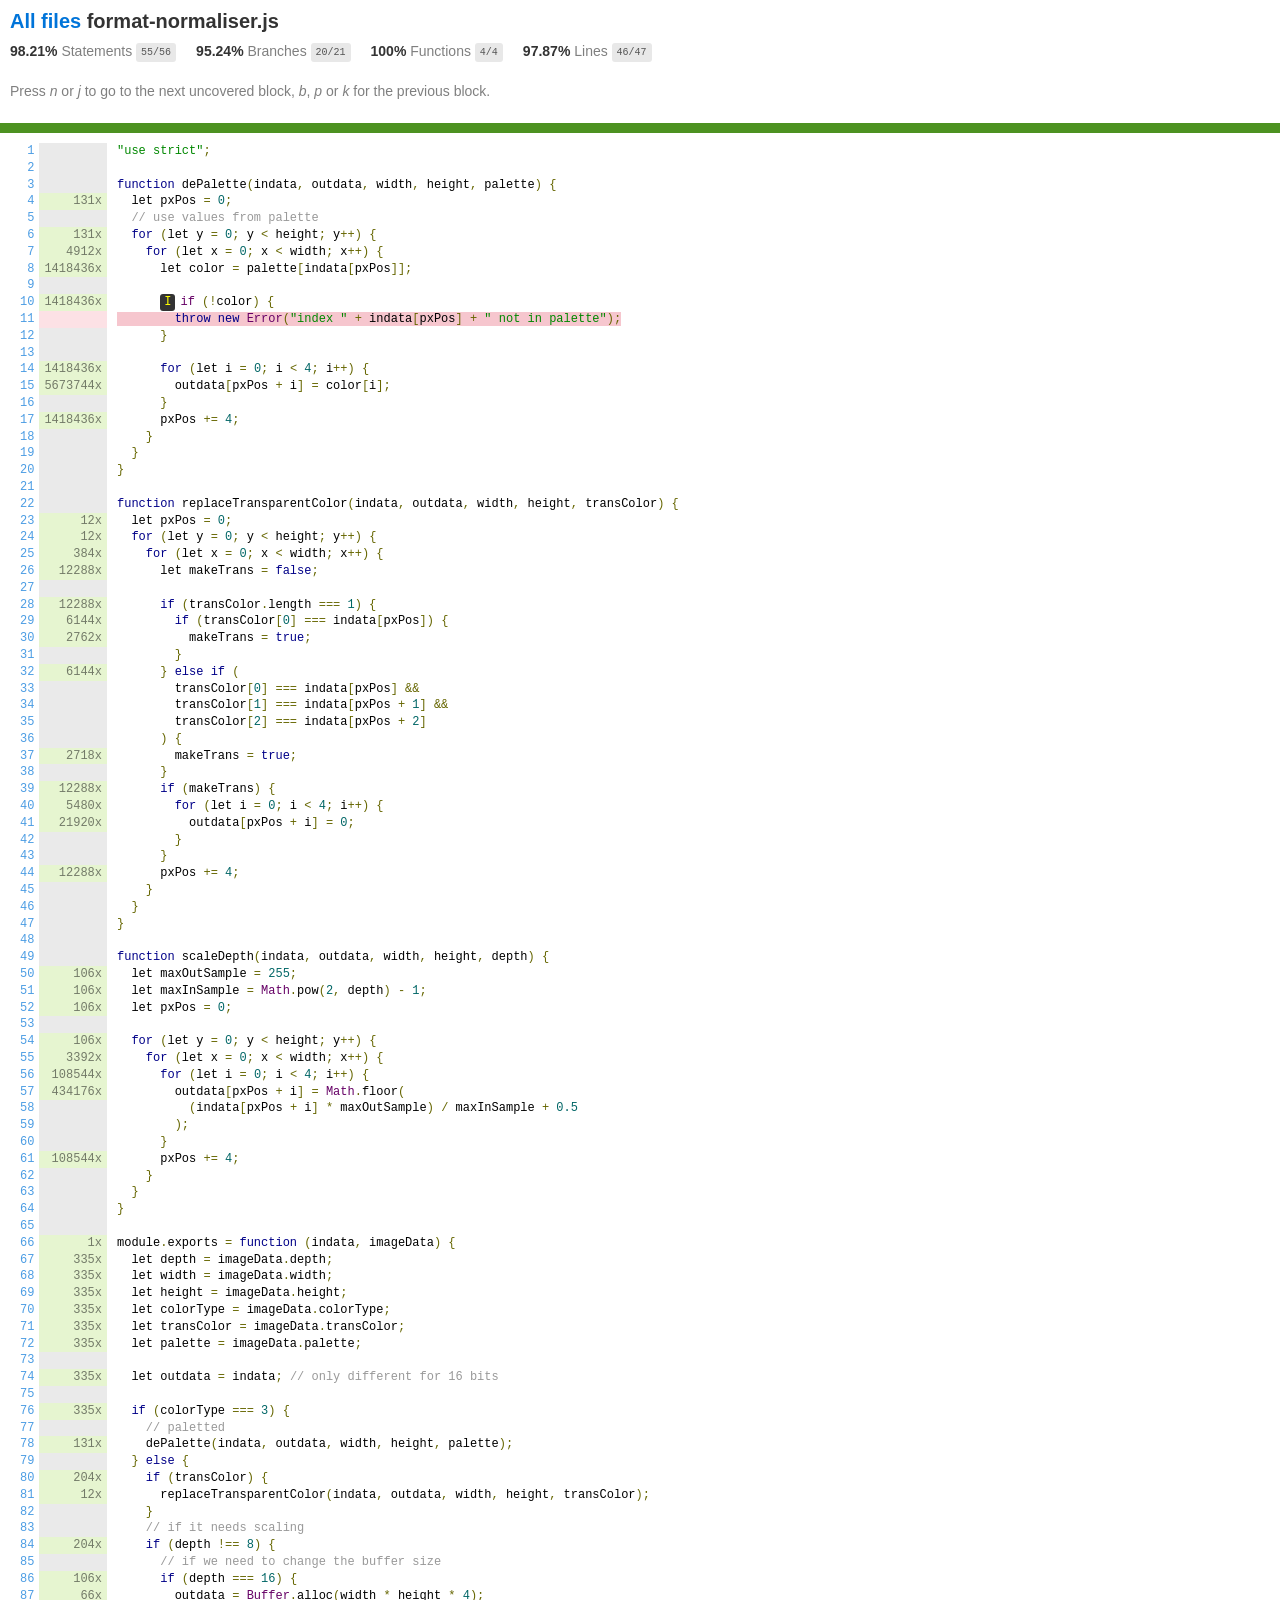
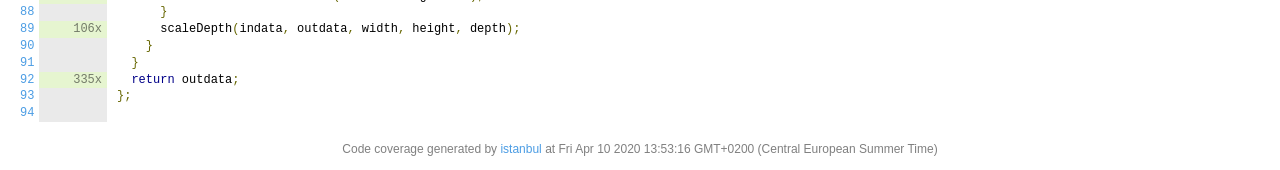
<file: node_modules/pngjs/coverage/lcov-report/format-normaliser.js.html>
<!doctype html>
<html lang="en">

<head>
    <title>Code coverage report for format-normaliser.js</title>
    <meta charset="utf-8" />
    <link rel="stylesheet" href="prettify.css" />
    <link rel="stylesheet" href="base.css" />
    <link rel="shortcut icon" type="image/x-icon" href="favicon.png" />
    <meta name="viewport" content="width=device-width, initial-scale=1" />
    <style type='text/css'>
        .coverage-summary .sorter {
            background-image: url(sort-arrow-sprite.png);
        }
    </style>
</head>
    
<body>
<div class='wrapper'>
    <div class='pad1'>
        <h1><a href="index.html">All files</a> format-normaliser.js</h1>
        <div class='clearfix'>
            
            <div class='fl pad1y space-right2'>
                <span class="strong">98.21% </span>
                <span class="quiet">Statements</span>
                <span class='fraction'>55/56</span>
            </div>
        
            
            <div class='fl pad1y space-right2'>
                <span class="strong">95.24% </span>
                <span class="quiet">Branches</span>
                <span class='fraction'>20/21</span>
            </div>
        
            
            <div class='fl pad1y space-right2'>
                <span class="strong">100% </span>
                <span class="quiet">Functions</span>
                <span class='fraction'>4/4</span>
            </div>
        
            
            <div class='fl pad1y space-right2'>
                <span class="strong">97.87% </span>
                <span class="quiet">Lines</span>
                <span class='fraction'>46/47</span>
            </div>
        
            
        </div>
        <p class="quiet">
            Press <em>n</em> or <em>j</em> to go to the next uncovered block, <em>b</em>, <em>p</em> or <em>k</em> for the previous block.
        </p>
    </div>
    <div class='status-line high'></div>
    <pre><table class="coverage">
<tr><td class="line-count quiet"><a name='L1'></a><a href='#L1'>1</a>
<a name='L2'></a><a href='#L2'>2</a>
<a name='L3'></a><a href='#L3'>3</a>
<a name='L4'></a><a href='#L4'>4</a>
<a name='L5'></a><a href='#L5'>5</a>
<a name='L6'></a><a href='#L6'>6</a>
<a name='L7'></a><a href='#L7'>7</a>
<a name='L8'></a><a href='#L8'>8</a>
<a name='L9'></a><a href='#L9'>9</a>
<a name='L10'></a><a href='#L10'>10</a>
<a name='L11'></a><a href='#L11'>11</a>
<a name='L12'></a><a href='#L12'>12</a>
<a name='L13'></a><a href='#L13'>13</a>
<a name='L14'></a><a href='#L14'>14</a>
<a name='L15'></a><a href='#L15'>15</a>
<a name='L16'></a><a href='#L16'>16</a>
<a name='L17'></a><a href='#L17'>17</a>
<a name='L18'></a><a href='#L18'>18</a>
<a name='L19'></a><a href='#L19'>19</a>
<a name='L20'></a><a href='#L20'>20</a>
<a name='L21'></a><a href='#L21'>21</a>
<a name='L22'></a><a href='#L22'>22</a>
<a name='L23'></a><a href='#L23'>23</a>
<a name='L24'></a><a href='#L24'>24</a>
<a name='L25'></a><a href='#L25'>25</a>
<a name='L26'></a><a href='#L26'>26</a>
<a name='L27'></a><a href='#L27'>27</a>
<a name='L28'></a><a href='#L28'>28</a>
<a name='L29'></a><a href='#L29'>29</a>
<a name='L30'></a><a href='#L30'>30</a>
<a name='L31'></a><a href='#L31'>31</a>
<a name='L32'></a><a href='#L32'>32</a>
<a name='L33'></a><a href='#L33'>33</a>
<a name='L34'></a><a href='#L34'>34</a>
<a name='L35'></a><a href='#L35'>35</a>
<a name='L36'></a><a href='#L36'>36</a>
<a name='L37'></a><a href='#L37'>37</a>
<a name='L38'></a><a href='#L38'>38</a>
<a name='L39'></a><a href='#L39'>39</a>
<a name='L40'></a><a href='#L40'>40</a>
<a name='L41'></a><a href='#L41'>41</a>
<a name='L42'></a><a href='#L42'>42</a>
<a name='L43'></a><a href='#L43'>43</a>
<a name='L44'></a><a href='#L44'>44</a>
<a name='L45'></a><a href='#L45'>45</a>
<a name='L46'></a><a href='#L46'>46</a>
<a name='L47'></a><a href='#L47'>47</a>
<a name='L48'></a><a href='#L48'>48</a>
<a name='L49'></a><a href='#L49'>49</a>
<a name='L50'></a><a href='#L50'>50</a>
<a name='L51'></a><a href='#L51'>51</a>
<a name='L52'></a><a href='#L52'>52</a>
<a name='L53'></a><a href='#L53'>53</a>
<a name='L54'></a><a href='#L54'>54</a>
<a name='L55'></a><a href='#L55'>55</a>
<a name='L56'></a><a href='#L56'>56</a>
<a name='L57'></a><a href='#L57'>57</a>
<a name='L58'></a><a href='#L58'>58</a>
<a name='L59'></a><a href='#L59'>59</a>
<a name='L60'></a><a href='#L60'>60</a>
<a name='L61'></a><a href='#L61'>61</a>
<a name='L62'></a><a href='#L62'>62</a>
<a name='L63'></a><a href='#L63'>63</a>
<a name='L64'></a><a href='#L64'>64</a>
<a name='L65'></a><a href='#L65'>65</a>
<a name='L66'></a><a href='#L66'>66</a>
<a name='L67'></a><a href='#L67'>67</a>
<a name='L68'></a><a href='#L68'>68</a>
<a name='L69'></a><a href='#L69'>69</a>
<a name='L70'></a><a href='#L70'>70</a>
<a name='L71'></a><a href='#L71'>71</a>
<a name='L72'></a><a href='#L72'>72</a>
<a name='L73'></a><a href='#L73'>73</a>
<a name='L74'></a><a href='#L74'>74</a>
<a name='L75'></a><a href='#L75'>75</a>
<a name='L76'></a><a href='#L76'>76</a>
<a name='L77'></a><a href='#L77'>77</a>
<a name='L78'></a><a href='#L78'>78</a>
<a name='L79'></a><a href='#L79'>79</a>
<a name='L80'></a><a href='#L80'>80</a>
<a name='L81'></a><a href='#L81'>81</a>
<a name='L82'></a><a href='#L82'>82</a>
<a name='L83'></a><a href='#L83'>83</a>
<a name='L84'></a><a href='#L84'>84</a>
<a name='L85'></a><a href='#L85'>85</a>
<a name='L86'></a><a href='#L86'>86</a>
<a name='L87'></a><a href='#L87'>87</a>
<a name='L88'></a><a href='#L88'>88</a>
<a name='L89'></a><a href='#L89'>89</a>
<a name='L90'></a><a href='#L90'>90</a>
<a name='L91'></a><a href='#L91'>91</a>
<a name='L92'></a><a href='#L92'>92</a>
<a name='L93'></a><a href='#L93'>93</a>
<a name='L94'></a><a href='#L94'>94</a></td><td class="line-coverage quiet"><span class="cline-any cline-neutral">&nbsp;</span>
<span class="cline-any cline-neutral">&nbsp;</span>
<span class="cline-any cline-neutral">&nbsp;</span>
<span class="cline-any cline-yes">131x</span>
<span class="cline-any cline-neutral">&nbsp;</span>
<span class="cline-any cline-yes">131x</span>
<span class="cline-any cline-yes">4912x</span>
<span class="cline-any cline-yes">1418436x</span>
<span class="cline-any cline-neutral">&nbsp;</span>
<span class="cline-any cline-yes">1418436x</span>
<span class="cline-any cline-no">&nbsp;</span>
<span class="cline-any cline-neutral">&nbsp;</span>
<span class="cline-any cline-neutral">&nbsp;</span>
<span class="cline-any cline-yes">1418436x</span>
<span class="cline-any cline-yes">5673744x</span>
<span class="cline-any cline-neutral">&nbsp;</span>
<span class="cline-any cline-yes">1418436x</span>
<span class="cline-any cline-neutral">&nbsp;</span>
<span class="cline-any cline-neutral">&nbsp;</span>
<span class="cline-any cline-neutral">&nbsp;</span>
<span class="cline-any cline-neutral">&nbsp;</span>
<span class="cline-any cline-neutral">&nbsp;</span>
<span class="cline-any cline-yes">12x</span>
<span class="cline-any cline-yes">12x</span>
<span class="cline-any cline-yes">384x</span>
<span class="cline-any cline-yes">12288x</span>
<span class="cline-any cline-neutral">&nbsp;</span>
<span class="cline-any cline-yes">12288x</span>
<span class="cline-any cline-yes">6144x</span>
<span class="cline-any cline-yes">2762x</span>
<span class="cline-any cline-neutral">&nbsp;</span>
<span class="cline-any cline-yes">6144x</span>
<span class="cline-any cline-neutral">&nbsp;</span>
<span class="cline-any cline-neutral">&nbsp;</span>
<span class="cline-any cline-neutral">&nbsp;</span>
<span class="cline-any cline-neutral">&nbsp;</span>
<span class="cline-any cline-yes">2718x</span>
<span class="cline-any cline-neutral">&nbsp;</span>
<span class="cline-any cline-yes">12288x</span>
<span class="cline-any cline-yes">5480x</span>
<span class="cline-any cline-yes">21920x</span>
<span class="cline-any cline-neutral">&nbsp;</span>
<span class="cline-any cline-neutral">&nbsp;</span>
<span class="cline-any cline-yes">12288x</span>
<span class="cline-any cline-neutral">&nbsp;</span>
<span class="cline-any cline-neutral">&nbsp;</span>
<span class="cline-any cline-neutral">&nbsp;</span>
<span class="cline-any cline-neutral">&nbsp;</span>
<span class="cline-any cline-neutral">&nbsp;</span>
<span class="cline-any cline-yes">106x</span>
<span class="cline-any cline-yes">106x</span>
<span class="cline-any cline-yes">106x</span>
<span class="cline-any cline-neutral">&nbsp;</span>
<span class="cline-any cline-yes">106x</span>
<span class="cline-any cline-yes">3392x</span>
<span class="cline-any cline-yes">108544x</span>
<span class="cline-any cline-yes">434176x</span>
<span class="cline-any cline-neutral">&nbsp;</span>
<span class="cline-any cline-neutral">&nbsp;</span>
<span class="cline-any cline-neutral">&nbsp;</span>
<span class="cline-any cline-yes">108544x</span>
<span class="cline-any cline-neutral">&nbsp;</span>
<span class="cline-any cline-neutral">&nbsp;</span>
<span class="cline-any cline-neutral">&nbsp;</span>
<span class="cline-any cline-neutral">&nbsp;</span>
<span class="cline-any cline-yes">1x</span>
<span class="cline-any cline-yes">335x</span>
<span class="cline-any cline-yes">335x</span>
<span class="cline-any cline-yes">335x</span>
<span class="cline-any cline-yes">335x</span>
<span class="cline-any cline-yes">335x</span>
<span class="cline-any cline-yes">335x</span>
<span class="cline-any cline-neutral">&nbsp;</span>
<span class="cline-any cline-yes">335x</span>
<span class="cline-any cline-neutral">&nbsp;</span>
<span class="cline-any cline-yes">335x</span>
<span class="cline-any cline-neutral">&nbsp;</span>
<span class="cline-any cline-yes">131x</span>
<span class="cline-any cline-neutral">&nbsp;</span>
<span class="cline-any cline-yes">204x</span>
<span class="cline-any cline-yes">12x</span>
<span class="cline-any cline-neutral">&nbsp;</span>
<span class="cline-any cline-neutral">&nbsp;</span>
<span class="cline-any cline-yes">204x</span>
<span class="cline-any cline-neutral">&nbsp;</span>
<span class="cline-any cline-yes">106x</span>
<span class="cline-any cline-yes">66x</span>
<span class="cline-any cline-neutral">&nbsp;</span>
<span class="cline-any cline-yes">106x</span>
<span class="cline-any cline-neutral">&nbsp;</span>
<span class="cline-any cline-neutral">&nbsp;</span>
<span class="cline-any cline-yes">335x</span>
<span class="cline-any cline-neutral">&nbsp;</span>
<span class="cline-any cline-neutral">&nbsp;</span></td><td class="text"><pre class="prettyprint lang-js">"use strict";
&nbsp;
function dePalette(indata, outdata, width, height, palette) {
  let pxPos = 0;
  // use values from palette
  for (let y = 0; y &lt; height; y++) {
    for (let x = 0; x &lt; width; x++) {
      let color = palette[indata[pxPos]];
&nbsp;
      <span class="missing-if-branch" title="if path not taken" >I</span>if (!color) {
<span class="cstat-no" title="statement not covered" >        throw new Error("index " + indata[pxPos] + " not in palette");</span>
      }
&nbsp;
      for (let i = 0; i &lt; 4; i++) {
        outdata[pxPos + i] = color[i];
      }
      pxPos += 4;
    }
  }
}
&nbsp;
function replaceTransparentColor(indata, outdata, width, height, transColor) {
  let pxPos = 0;
  for (let y = 0; y &lt; height; y++) {
    for (let x = 0; x &lt; width; x++) {
      let makeTrans = false;
&nbsp;
      if (transColor.length === 1) {
        if (transColor[0] === indata[pxPos]) {
          makeTrans = true;
        }
      } else if (
        transColor[0] === indata[pxPos] &amp;&amp;
        transColor[1] === indata[pxPos + 1] &amp;&amp;
        transColor[2] === indata[pxPos + 2]
      ) {
        makeTrans = true;
      }
      if (makeTrans) {
        for (let i = 0; i &lt; 4; i++) {
          outdata[pxPos + i] = 0;
        }
      }
      pxPos += 4;
    }
  }
}
&nbsp;
function scaleDepth(indata, outdata, width, height, depth) {
  let maxOutSample = 255;
  let maxInSample = Math.pow(2, depth) - 1;
  let pxPos = 0;
&nbsp;
  for (let y = 0; y &lt; height; y++) {
    for (let x = 0; x &lt; width; x++) {
      for (let i = 0; i &lt; 4; i++) {
        outdata[pxPos + i] = Math.floor(
          (indata[pxPos + i] * maxOutSample) / maxInSample + 0.5
        );
      }
      pxPos += 4;
    }
  }
}
&nbsp;
module.exports = function (indata, imageData) {
  let depth = imageData.depth;
  let width = imageData.width;
  let height = imageData.height;
  let colorType = imageData.colorType;
  let transColor = imageData.transColor;
  let palette = imageData.palette;
&nbsp;
  let outdata = indata; // only different for 16 bits
&nbsp;
  if (colorType === 3) {
    // paletted
    dePalette(indata, outdata, width, height, palette);
  } else {
    if (transColor) {
      replaceTransparentColor(indata, outdata, width, height, transColor);
    }
    // if it needs scaling
    if (depth !== 8) {
      // if we need to change the buffer size
      if (depth === 16) {
        outdata = Buffer.alloc(width * height * 4);
      }
      scaleDepth(indata, outdata, width, height, depth);
    }
  }
  return outdata;
};
&nbsp;</pre></td></tr></table></pre>

                <div class='push'></div><!-- for sticky footer -->
            </div><!-- /wrapper -->
            <div class='footer quiet pad2 space-top1 center small'>
                Code coverage generated by
                <a href="https://istanbul.js.org/" target="_blank">istanbul</a>
                at Fri Apr 10 2020 13:53:16 GMT+0200 (Central European Summer Time)
            </div>
        </div>
        <script src="prettify.js"></script>
        <script>
            window.onload = function () {
                prettyPrint();
            };
        </script>
        <script src="sorter.js"></script>
        <script src="block-navigation.js"></script>
    </body>
</html>
</file>
<file: simulator/styles.css>
:root {
  --bg: #0e1110;
  --panel: rgba(24, 28, 24, 0.92);
  --panel-soft: rgba(248, 244, 230, 0.04);
  --card: rgba(248, 244, 230, 0.045);
  --card-hover: rgba(248, 244, 230, 0.08);
  --border: rgba(242, 234, 214, 0.09);
  --text: #f5f0e6;
  --muted: #b0a793;
  --accent: #d7ff64;
  --accent-2: #7df1c7;
  --positive: #8ef08a;
  --negative: #ff8b6e;
  --shadow: 0 28px 80px rgba(0, 0, 0, 0.5);
  --ease-soft: cubic-bezier(0.16, 1, 0.3, 1);
  font-family: "Bahnschrift", "Segoe UI Variable Display", "Trebuchet MS", sans-serif;
  color-scheme: dark;
}

* {
  box-sizing: border-box;
}

html,
body {
  margin: 0;
  min-height: 100%;
  background:
    radial-gradient(circle at top, #2f3f17 0%, #1b2412 17%, #0e1110 17%, #0e1110 100%);
  color: var(--text);
}

body {
  min-height: 100vh;
}

button,
input,
select {
  font: inherit;
}

button {
  border: 0;
  cursor: pointer;
  transition:
    transform 220ms var(--ease-soft),
    background-color 220ms var(--ease-soft),
    opacity 220ms var(--ease-soft);
}

button:hover {
  transform: translateY(-2px);
}

button:active {
  transform: translateY(0) scale(0.98);
}

svg {
  width: 20px;
  height: 20px;
  fill: none;
  stroke: currentColor;
  stroke-width: 1.8;
  stroke-linecap: round;
  stroke-linejoin: round;
}

input,
select {
  outline: none;
}

.hidden {
  display: none !important;
}

.app-shell {
  min-height: 100vh;
  position: relative;
  overflow: hidden;
}

.ambient {
  position: absolute;
  border-radius: 999px;
  filter: blur(12px);
  opacity: 0.7;
  pointer-events: none;
  animation: floatAmbient 10s ease-in-out infinite alternate;
}

.ambient-a {
  width: 280px;
  height: 280px;
  top: 64px;
  right: -44px;
  background: radial-gradient(circle, rgba(215, 255, 100, 0.28), transparent 70%);
}

.ambient-b {
  width: 220px;
  height: 220px;
  top: 320px;
  left: -58px;
  background: radial-gradient(circle, rgba(255, 143, 82, 0.16), transparent 70%);
  animation-duration: 13s;
}

.topbar {
  position: relative;
  z-index: 2;
  display: flex;
  align-items: center;
  justify-content: space-between;
  gap: 16px;
  padding: 26px 28px 14px;
}

.brand {
  display: flex;
  align-items: center;
  gap: 12px;
}

.brand-mark {
  width: 48px;
  height: 48px;
  border-radius: 18px;
  background: linear-gradient(145deg, rgba(215, 255, 100, 0.95), rgba(125, 241, 199, 0.88));
  position: relative;
  box-shadow:
    0 18px 34px rgba(125, 241, 199, 0.14),
    inset 0 1px 0 rgba(255, 255, 255, 0.22);
}

.brand-mark::before,
.brand-mark::after,
.brand-mark span {
  content: "";
  position: absolute;
  background: #132114;
}

.brand-mark::before {
  width: 18px;
  height: 18px;
  left: 15px;
  top: 8px;
  border-radius: 50%;
  transform: rotate(45deg);
}

.brand-mark span {
  width: 7px;
  height: 7px;
  left: 20px;
  top: 19px;
  border-radius: 50%;
  background: rgba(215, 255, 100, 0.95);
}

.brand-mark::after {
  width: 22px;
  height: 3px;
  left: 13px;
  bottom: 10px;
  border-radius: 999px;
}

.brand-name {
  font-size: 20px;
  font-weight: 700;
  letter-spacing: 0.06em;
  text-transform: uppercase;
}

.account-switcher {
  display: inline-flex;
  align-items: center;
  gap: 8px;
  margin-top: 2px;
  padding: 0;
  background: transparent;
  color: var(--muted);
  font-size: 12px;
}

.account-switcher svg {
  width: 14px;
  height: 14px;
}

.topbar-actions {
  display: flex;
  gap: 10px;
}

.ghost-icon {
  width: 42px;
  height: 42px;
  border-radius: 16px;
  background: rgba(248, 244, 230, 0.06);
  color: var(--text);
  display: grid;
  place-items: center;
}

.workspace {
  position: relative;
  z-index: 1;
  padding: 0 28px 28px;
}

.app-tabs {
  display: inline-flex;
  gap: 8px;
  margin-bottom: 16px;
  padding: 6px;
  border-radius: 999px;
  background: rgba(248, 244, 230, 0.04);
}

.app-tab {
  min-width: 118px;
  padding: 12px 18px;
  border-radius: 999px;
  background: transparent;
  color: var(--muted);
  font-weight: 700;
}

.app-tab.active {
  background: rgba(215, 255, 100, 0.14);
  color: var(--text);
  box-shadow: inset 0 0 0 1px rgba(215, 255, 100, 0.18);
}

.panel {
  border: 1px solid var(--border);
  background:
    linear-gradient(180deg, rgba(28, 33, 29, 0.96), rgba(18, 22, 20, 0.94));
  border-radius: 18px;
  box-shadow: var(--shadow);
  backdrop-filter: blur(14px);
}

.market-layout {
  display: block;
}

.coin-workspace {
  padding-top: 8px;
}

.coin-page-panel {
  padding: 16px;
  min-height: calc(100vh - 126px);
}

.coin-page-shell {
  display: grid;
  grid-template-columns: minmax(0, 1fr) minmax(320px, 380px);
  gap: 18px;
  align-items: start;
  min-height: calc(100vh - 160px);
}

.coin-main-column,
.coin-side-column {
  min-width: 0;
}

.coin-main-column {
  display: flex;
  flex-direction: column;
  gap: 12px;
}

.coin-side-column {
  display: flex;
  flex-direction: column;
  gap: 12px;
  position: sticky;
  top: 12px;
  max-height: calc(100vh - 150px);
  overflow: auto;
  padding-right: 2px;
}

.coin-page-head {
  display: flex;
  flex-direction: column;
  gap: 10px;
  padding: 2px 2px 0;
}

.coin-page-title-row {
  display: flex;
  align-items: flex-start;
  justify-content: space-between;
  gap: 14px;
  flex-wrap: wrap;
}

.coin-page-chart {
  width: 100%;
  height: min(62vh, 680px);
  min-height: 460px;
  border-radius: 12px;
  overflow: hidden;
  border: 1px solid rgba(242, 234, 214, 0.08);
  background:
    radial-gradient(circle at top, rgba(215, 255, 100, 0.055), transparent 28%),
    linear-gradient(180deg, rgba(248, 244, 230, 0.02), rgba(248, 244, 230, 0.04));
  box-shadow: inset 0 1px 0 rgba(255, 255, 255, 0.04);
}

.coin-page-section {
  min-width: 0;
  border: 1px solid rgba(242, 234, 214, 0.05);
  background: rgba(248, 244, 230, 0.025);
  border-radius: 12px;
  padding: 14px;
}

.portfolio-layout {
  display: grid;
  grid-template-columns: minmax(0, 1.1fr) 360px;
  gap: 20px;
}

.market-panel,
.summary-panel,
.account-panel,
.holdings-panel,
.history-panel {
  padding: 22px;
}

.summary-panel {
  grid-column: 1 / -1;
}

.holdings-panel,
.history-panel {
  min-width: 0;
}

.summary-top,
.panel-header,
.market-header,
.trade-form-head,
.detail-header {
  display: flex;
  align-items: flex-start;
  justify-content: space-between;
  gap: 14px;
}

.panel-header h1,
.panel-header h2,
.trade-form-head h2 {
  margin: 0;
}

.panel-header h1 {
  font-size: 30px;
  letter-spacing: -0.04em;
}

.panel-header h2,
.trade-form-head h2 {
  font-size: 20px;
}

.panel-header p,
.trade-form-head p,
.detail-subline,
.summary-label,
.detail-label,
.mini-stat span {
  margin: 6px 0 0;
  color: var(--muted);
  font-size: 13px;
}

.timeframe-row,
.quick-row,
.summary-change-block {
  display: flex;
  gap: 8px;
  flex-wrap: wrap;
}

.market-filter-row {
  display: flex;
  gap: 8px;
  flex-wrap: wrap;
  margin: 0 0 14px;
}

.chart-mode-row {
  display: inline-flex;
  gap: 8px;
  align-self: flex-start;
  flex-wrap: wrap;
}

.timeframe-pill,
.quick-chip,
.secondary-button {
  padding: 10px 14px;
  border-radius: 10px;
  background: rgba(248, 244, 230, 0.045);
  color: var(--text);
  font-weight: 700;
}

.timeframe-row {
  width: 100%;
}

.timeframe-row .timeframe-pill,
.chart-mode-row .chart-mode-pill {
  flex: 0 0 auto;
}

.market-filter-chip {
  padding: 10px 14px;
  border-radius: 10px;
  background: rgba(248, 244, 230, 0.035);
  color: var(--muted);
  font-weight: 700;
  border: 1px solid rgba(242, 234, 214, 0.05);
}

.market-filter-chip.active {
  background: rgba(215, 255, 100, 0.1);
  color: #eef8c5;
  border-color: rgba(215, 255, 100, 0.16);
}

.chart-mode-pill {
  padding: 9px 14px;
  border-radius: 10px;
  background: rgba(248, 244, 230, 0.035);
  color: var(--muted);
  font-weight: 700;
  border: 1px solid rgba(242, 234, 214, 0.05);
}

.chart-mode-pill.active {
  background: rgba(125, 241, 199, 0.1);
  color: #ecfff7;
  border-color: rgba(125, 241, 199, 0.18);
}

.timeframe-pill.active {
  background: rgba(215, 255, 100, 0.1);
  color: #eef8c5;
  box-shadow: inset 0 0 0 1px rgba(215, 255, 100, 0.18);
}

.coin-list,
.holdings-list,
.activity-list,
.mini-stats,
.detail-stats,
.trade-form {
  display: flex;
  flex-direction: column;
  gap: 10px;
}

.market-table-head {
  display: grid;
  grid-template-columns: minmax(220px, 1.5fr) 0.8fr 0.55fr 0.55fr 0.55fr 0.9fr;
  gap: 12px;
  padding: 0 18px 12px;
  color: var(--muted);
  font-size: 11px;
  letter-spacing: 0.08em;
  text-transform: uppercase;
}

.flow-label {
  display: flex;
  flex-direction: column;
  gap: 8px;
}

.flow-label span {
  color: var(--muted);
  font-size: 12px;
}

.coin-row,
.holding-row,
.activity-row,
.mini-stat {
  width: 100%;
  padding: 16px 18px;
  border-radius: 12px;
  border: 1px solid rgba(242, 234, 214, 0.06);
  background: rgba(248, 244, 230, 0.035);
  color: var(--text);
}

.coin-row {
  text-align: left;
}

.coin-row.active,
.coin-row:hover {
  background: var(--card-hover);
  border-color: rgba(215, 255, 100, 0.14);
}

.coin-row-grid,
.coin-meta,
.coin-price,
.holding-row,
.activity-row,
.mini-stat,
.summary-top,
.account-meta {
  display: flex;
  align-items: center;
  justify-content: space-between;
  gap: 14px;
}

.coin-row-grid {
  display: grid;
  grid-template-columns: minmax(220px, 1.5fr) 0.8fr 0.55fr 0.55fr 0.55fr 0.9fr;
  gap: 12px;
  align-items: center;
}

.coin-meta-left,
.holding-left,
.activity-left {
  display: flex;
  align-items: center;
  gap: 12px;
  min-width: 0;
}

.coin-header-block {
  align-items: flex-start;
}

.coin-header-copy {
  display: flex;
  flex-direction: column;
  gap: 4px;
  min-width: 0;
}

.coin-header-price {
  font-size: clamp(28px, 3.2vw, 42px);
  line-height: 1;
  font-weight: 800;
  letter-spacing: -0.04em;
}

.coin-header-move {
  font-size: 13px;
  font-weight: 700;
  letter-spacing: 0.03em;
}

.token-badge,
.account-badge,
.token-logo {
  width: 42px;
  height: 42px;
  border-radius: 11px;
  flex: 0 0 auto;
}

.token-badge,
.account-badge {
  display: grid;
  place-items: center;
  font-size: 13px;
  font-weight: 800;
  letter-spacing: 0.04em;
  color: #132114;
  background: linear-gradient(145deg, rgba(215, 255, 100, 0.95), rgba(125, 241, 199, 0.88));
}

.token-logo {
  object-fit: cover;
  background: rgba(248, 244, 230, 0.08);
}

.coin-name,
.detail-name,
.summary-balance {
  font-weight: 700;
}

.coin-name,
.detail-name {
  font-size: 18px;
}

.coin-symbol,
.detail-subline,
.holding-left span,
.activity-left span,
.account-card p {
  color: var(--muted);
  font-size: 13px;
}

.coin-change {
  text-align: right;
}

.coin-cell {
  min-width: 0;
}

.coin-time {
  font-weight: 700;
  font-size: 13px;
  text-align: right;
}

.coin-time.active-time {
  color: var(--text);
}

.coin-change strong,
.holding-right strong,
.activity-right strong {
  display: block;
}

.positive {
  color: var(--positive);
}

.negative {
  color: var(--negative);
}

.chart-strip {
  width: 100%;
  height: 42px;
}

.chart-focus {
  width: 100%;
  padding: 0;
  background: transparent;
  margin-top: 18px;
}

.detail-chart {
  width: 100%;
  height: 240px;
  border-radius: 12px;
  overflow: hidden;
  border: 1px solid rgba(242, 234, 214, 0.06);
  background: rgba(248, 244, 230, 0.035);
}

.chart-wrap {
  width: 100%;
  height: 100%;
  position: relative;
}

.sparkline {
  width: 100%;
  height: 100%;
  display: block;
}

.advanced-chart {
  padding: 14px 16px 12px;
}

.chart-topline {
  display: flex;
  align-items: center;
  justify-content: space-between;
  gap: 16px;
  margin-bottom: 8px;
  flex-wrap: wrap;
}

.chart-legend {
  display: flex;
  align-items: center;
  gap: 8px;
  color: var(--muted);
  font-size: 12px;
  letter-spacing: 0.03em;
}

.chart-range-summary {
  display: flex;
  align-items: center;
  gap: 12px;
  color: var(--muted);
  font-size: 12px;
}

.chart-range-summary span {
  white-space: nowrap;
}

.chart-legend strong {
  color: var(--text);
  font-size: 12px;
  margin-right: 6px;
}

.sparkline .chart-surface {
  fill: rgba(9, 13, 12, 0.48);
  stroke: rgba(242, 234, 214, 0.05);
}

.sparkline .area {
  fill: url(#chartAreaFill);
}

.sparkline .line {
  fill: none;
  stroke-width: 3;
  stroke-linecap: round;
  stroke-linejoin: round;
  filter: drop-shadow(0 0 10px rgba(125, 241, 199, 0.12));
}

.sparkline .candle-wick {
  stroke-width: 2;
}

.sparkline .candle-body.up,
.sparkline .candle-wick.up,
.sparkline .volume-bar.up {
  fill: rgba(125, 241, 199, 0.92);
  stroke: rgba(125, 241, 199, 0.92);
}

.sparkline .candle-body.down,
.sparkline .candle-wick.down,
.sparkline .volume-bar.down {
  fill: rgba(255, 139, 110, 0.92);
  stroke: rgba(255, 139, 110, 0.92);
}

.sparkline .latest-guide {
  stroke: rgba(125, 241, 199, 0.34);
  stroke-width: 1.2;
  stroke-dasharray: 5 6;
}

.sparkline .latest-dot {
  fill: var(--accent-2);
  stroke: rgba(13, 17, 15, 0.9);
  stroke-width: 3;
}

.sparkline .latest-label-bg {
  fill: rgba(20, 27, 24, 0.96);
  stroke: rgba(125, 241, 199, 0.18);
}

.sparkline .latest-label {
  fill: #effff9;
  font-size: 16px;
  font-weight: 700;
}

.sparkline .volume-divider {
  stroke: rgba(242, 234, 214, 0.12);
  stroke-width: 1;
}

.sparkline .volume-bar {
  opacity: 0.84;
}

.sparkline .grid {
  stroke: rgba(242, 234, 214, 0.1);
  stroke-width: 1;
}

.sparkline .grid.vertical {
  stroke: rgba(242, 234, 214, 0.06);
  stroke-dasharray: 4 8;
}

.sparkline .volume-label {
  fill: rgba(176, 167, 147, 0.9);
  font-size: 13px;
  letter-spacing: 0.08em;
  text-transform: uppercase;
}

.sparkline .watermark {
  fill: rgba(245, 240, 230, 0.04);
  font-size: 54px;
  font-weight: 800;
  letter-spacing: 0.18em;
}

.sparkline .axis-label {
  fill: rgba(190, 181, 160, 0.92);
  font-size: 14px;
  font-family: "Bahnschrift", "Segoe UI Variable Display", "Trebuchet MS", sans-serif;
}

.detail-stats {
  display: grid;
  grid-template-columns: repeat(3, minmax(0, 1fr));
  gap: 10px;
}

.detail-stat {
  padding: 14px;
  border-radius: 10px;
  background: rgba(248, 244, 230, 0.032);
  border: 1px solid rgba(242, 234, 214, 0.05);
}

.detail-stat strong {
  display: block;
  margin-top: 8px;
  font-size: 16px;
}

.trade-form {
  margin: 0;
}

.field-shell,
.amount-shell {
  border-radius: 12px;
  border: 1px solid var(--border);
  background: rgba(248, 244, 230, 0.045);
  display: flex;
  align-items: center;
  gap: 10px;
}

.field-shell {
  padding: 14px 16px;
}

.field-shell-select {
  position: relative;
  justify-content: space-between;
  min-height: 72px;
  width: 100%;
  text-align: left;
}

.field-shell-copy {
  display: flex;
  flex-direction: column;
  gap: 4px;
  min-width: 0;
  pointer-events: none;
}

.field-shell-copy strong,
.field-shell-copy small {
  white-space: nowrap;
  overflow: hidden;
  text-overflow: ellipsis;
}

.field-shell-copy strong {
  font-size: 14px;
  font-weight: 700;
}

.field-shell-copy small {
  color: var(--muted);
  font-size: 12px;
}

.field-shell-select svg {
  flex: 0 0 auto;
  color: var(--muted);
}

.amount-shell input {
  background: transparent;
  color: var(--text);
}

.amount-shell {
  padding: 16px;
}

.amount-shell input {
  width: 100%;
  border: 0;
  color: var(--text);
  font-size: 30px;
}

.amount-max-button {
  flex: 0 0 auto;
  border-radius: 10px;
  background: rgba(215, 255, 100, 0.12);
  color: var(--accent);
  padding: 8px 12px;
  font-size: 12px;
  font-weight: 800;
}

.trade-preview {
  padding: 16px;
  border-radius: 12px;
  background: rgba(248, 244, 230, 0.03);
  border: 1px solid rgba(242, 234, 214, 0.06);
}

.trade-form-head p,
.panel-header p {
  line-height: 1.45;
}

.preview-row {
  display: flex;
  align-items: center;
  justify-content: space-between;
  gap: 14px;
  color: var(--muted);
  font-size: 13px;
}

.preview-row + .preview-row {
  margin-top: 10px;
}

.preview-row strong {
  color: var(--text);
}

.primary-button {
  border-radius: 12px;
  padding: 15px 16px;
  background: linear-gradient(135deg, var(--accent), #8beb70);
  color: #13180f;
  font-weight: 700;
  box-shadow: 0 14px 28px rgba(142, 240, 138, 0.16);
}

.summary-balance {
  font-size: clamp(38px, 5vw, 58px);
  letter-spacing: -0.05em;
}

.balance-change {
  font-weight: 700;
}

.change-pill {
  padding: 6px 10px;
  border-radius: 999px;
  font-size: 12px;
  font-weight: 700;
  background: rgba(142, 240, 138, 0.12);
  color: var(--positive);
}

.summary-grid {
  margin-top: 18px;
  display: grid;
  grid-template-columns: repeat(4, minmax(0, 1fr));
  gap: 12px;
}

.summary-card {
  padding: 16px;
  border-radius: 22px;
  background: var(--panel-soft);
}

.summary-card span {
  color: var(--muted);
  font-size: 12px;
  text-transform: uppercase;
  letter-spacing: 0.04em;
}

.summary-card strong {
  display: block;
  margin-top: 8px;
  font-size: 20px;
}

.account-card {
  padding: 18px;
  border-radius: 24px;
  background: var(--panel-soft);
  border: 1px solid rgba(242, 234, 214, 0.06);
}

.block-button {
  width: 100%;
  margin-top: 14px;
}

.mini-stat {
  background: var(--panel-soft);
}

.mini-stat strong {
  font-size: 15px;
}

.holding-right,
.activity-right {
  text-align: right;
}

.toast {
  position: fixed;
  right: 24px;
  bottom: 24px;
  padding: 14px 16px;
  border-radius: 12px;
  background: rgba(215, 255, 100, 0.16);
  color: #eef8c5;
  border: 1px solid rgba(215, 255, 100, 0.18);
  box-shadow: 0 18px 44px rgba(0, 0, 0, 0.36);
  z-index: 20;
}

.wallet-modal {
  position: fixed;
  inset: 0;
  z-index: 45;
  display: grid;
  place-items: center;
  padding: 18px;
}

.wallet-sheet {
  position: relative;
  width: min(430px, 100%);
  min-height: 420px;
  display: flex;
  flex-direction: column;
  gap: 18px;
  padding: 18px;
  border-radius: 22px;
  border: 1px solid rgba(242, 234, 214, 0.08);
  background:
    radial-gradient(circle at top, rgba(215, 255, 100, 0.08), transparent 28%),
    linear-gradient(180deg, rgba(28, 33, 29, 0.99), rgba(13, 17, 15, 0.99));
  box-shadow: 0 34px 100px rgba(0, 0, 0, 0.56);
}

.wallet-sheet-head {
  display: flex;
  align-items: flex-start;
  justify-content: space-between;
  gap: 12px;
}

.wallet-brand {
  align-items: flex-start;
}

.wallet-sheet-subtitle {
  margin-top: 4px;
  color: var(--muted);
  font-size: 12px;
  letter-spacing: 0.03em;
}

.wallet-loading-state,
.wallet-confirm-state {
  display: flex;
  flex-direction: column;
  gap: 16px;
}

.wallet-loading-state {
  align-items: center;
  justify-content: center;
  flex: 1;
  text-align: center;
  padding: 18px 8px;
}

.wallet-loading-state strong {
  font-size: 22px;
}

.wallet-loading-state p {
  margin: 0;
  color: var(--muted);
  font-size: 13px;
  max-width: 280px;
  line-height: 1.5;
}

.wallet-spinner {
  width: 58px;
  height: 58px;
  border-radius: 50%;
  border: 4px solid rgba(248, 244, 230, 0.12);
  border-top-color: var(--accent);
  animation: walletSpin 0.9s linear infinite;
}

.wallet-progress-track {
  width: 100%;
  max-width: 260px;
  height: 8px;
  border-radius: 999px;
  overflow: hidden;
  background: rgba(248, 244, 230, 0.08);
}

.wallet-progress-bar {
  width: 42%;
  height: 100%;
  border-radius: inherit;
  background: linear-gradient(90deg, var(--accent), var(--accent-2));
  animation: walletProgress 1.3s ease-in-out infinite;
}

.wallet-request-pill {
  align-self: flex-start;
  padding: 8px 10px;
  border-radius: 999px;
  background: rgba(215, 255, 100, 0.12);
  color: #eef8c5;
  font-size: 11px;
  font-weight: 700;
  letter-spacing: 0.08em;
  text-transform: uppercase;
}

.wallet-request-card,
.wallet-details {
  border: 1px solid rgba(242, 234, 214, 0.06);
  background: rgba(248, 244, 230, 0.035);
  border-radius: 14px;
}

.wallet-request-card {
  display: flex;
  align-items: center;
  justify-content: space-between;
  gap: 12px;
  padding: 14px;
}

.wallet-request-token {
  display: flex;
  align-items: center;
  gap: 12px;
  min-width: 0;
}

.wallet-request-token strong,
.wallet-request-price strong {
  display: block;
}

.wallet-request-token span,
.wallet-request-price span {
  display: block;
  margin-top: 4px;
  color: var(--muted);
  font-size: 12px;
}

.wallet-request-price {
  text-align: right;
}

.wallet-details {
  padding: 6px 14px;
}

.wallet-detail-row {
  display: flex;
  align-items: center;
  justify-content: space-between;
  gap: 10px;
  padding: 12px 0;
  color: var(--muted);
  font-size: 13px;
}

.wallet-detail-row + .wallet-detail-row {
  border-top: 1px solid rgba(242, 234, 214, 0.05);
}

.wallet-detail-row strong {
  color: var(--text);
  text-align: right;
}

.wallet-action-row {
  display: grid;
  grid-template-columns: 1fr 1fr;
  gap: 10px;
}

.wallet-button {
  width: 100%;
  justify-content: center;
}

.picker-modal {
  position: fixed;
  inset: 0;
  z-index: 40;
  display: grid;
  place-items: center;
  padding: 18px;
}

.picker-backdrop {
  position: absolute;
  inset: 0;
  background: rgba(6, 8, 8, 0.76);
  backdrop-filter: blur(10px);
}

.picker-sheet {
  position: relative;
  width: min(520px, 100%);
  max-height: min(78vh, 760px);
  display: flex;
  flex-direction: column;
  gap: 14px;
  padding: 16px;
  border-radius: 16px;
  border: 1px solid rgba(242, 234, 214, 0.08);
  background:
    linear-gradient(180deg, rgba(28, 33, 29, 0.98), rgba(14, 18, 16, 0.98));
  box-shadow: 0 34px 100px rgba(0, 0, 0, 0.5);
}

.picker-head {
  display: flex;
  align-items: flex-start;
  justify-content: space-between;
  gap: 12px;
}

.picker-head h2 {
  margin: 0;
  font-size: 22px;
}

.picker-head p {
  margin: 6px 0 0;
  color: var(--muted);
  font-size: 13px;
}

.picker-list {
  display: flex;
  flex-direction: column;
  gap: 10px;
  overflow: auto;
}

.picker-item {
  width: 100%;
  padding: 14px;
  display: flex;
  align-items: center;
  justify-content: space-between;
  gap: 14px;
  text-align: left;
  border-radius: 12px;
  border: 1px solid rgba(242, 234, 214, 0.05);
  background: rgba(248, 244, 230, 0.035);
  color: var(--text);
}

.picker-item.active,
.picker-item:hover {
  background: rgba(248, 244, 230, 0.055);
  border-color: rgba(215, 255, 100, 0.16);
}

.picker-item-main,
.picker-item-side {
  display: flex;
  align-items: center;
  gap: 12px;
}

.picker-item-main {
  min-width: 0;
}

.picker-item-main div,
.picker-item-side {
  min-width: 0;
}

.picker-item-main strong,
.picker-item-side strong {
  display: block;
}

.picker-item-main span,
.picker-item-side span {
  display: block;
  margin-top: 4px;
  color: var(--muted);
  font-size: 12px;
}

.picker-item-side {
  flex-direction: column;
  align-items: flex-end;
  text-align: right;
}

.chart-modal {
  position: fixed;
  inset: 0;
  z-index: 30;
  display: grid;
  place-items: center;
  padding: 18px;
}

.chart-modal-backdrop {
  position: absolute;
  inset: 0;
  background: rgba(6, 8, 8, 0.78);
  backdrop-filter: blur(14px);
}

.chart-modal-sheet {
  position: relative;
  width: min(1400px, 100%);
  height: min(92vh, 980px);
  border-radius: 30px;
  border: 1px solid rgba(242, 234, 214, 0.1);
  background:
    radial-gradient(circle at top right, rgba(125, 241, 199, 0.08), transparent 30%),
    linear-gradient(180deg, rgba(28, 33, 29, 0.98), rgba(14, 18, 16, 0.98));
  box-shadow: 0 40px 120px rgba(0, 0, 0, 0.55);
  overflow: hidden;
  display: flex;
  flex-direction: column;
}

.chart-modal-head {
  display: flex;
  align-items: flex-start;
  justify-content: space-between;
  gap: 16px;
  padding: 20px 22px 0;
}

.chart-modal-toolbar {
  display: flex;
  align-items: center;
  justify-content: space-between;
  gap: 16px;
  padding: 16px 22px 0;
  flex-wrap: wrap;
}

.chart-modal-stats {
  display: flex;
  align-items: center;
  gap: 12px;
  flex-wrap: wrap;
}

.chart-modal-stat {
  padding: 10px 12px;
  border-radius: 10px;
  background: rgba(248, 244, 230, 0.04);
  border: 1px solid rgba(242, 234, 214, 0.06);
  min-width: 92px;
}

.chart-modal-stat span {
  display: block;
  color: var(--muted);
  font-size: 11px;
  letter-spacing: 0.06em;
  text-transform: uppercase;
}

.chart-modal-stat strong {
  display: block;
  margin-top: 6px;
  font-size: 15px;
}

.chart-modal-body {
  flex: 1 1 auto;
  min-height: 0;
  padding: 18px 22px 22px;
  overflow: auto;
}

.chart-modal-chart {
  width: 100%;
  height: min(60vh, 680px);
  min-height: 360px;
  border-radius: 24px;
  overflow: hidden;
  border: 1px solid rgba(242, 234, 214, 0.06);
  background: rgba(248, 244, 230, 0.03);
}

.chart-transactions {
  margin-top: 18px;
}

.sparkline .grid {
  stroke: rgba(242, 234, 214, 0.1);
  stroke-width: 1;
}

.sparkline .axis-label {
  fill: rgba(190, 181, 160, 0.92);
  font-size: 14px;
  font-family: "Bahnschrift", "Segoe UI Variable Display", "Trebuchet MS", sans-serif;
}

.empty {
  padding: 18px;
  border-radius: 12px;
  color: var(--muted);
  background: rgba(248, 244, 230, 0.03);
  border: 1px dashed rgba(242, 234, 214, 0.12);
}

.coin-trade-rail {
  display: flex;
  flex-direction: column;
  gap: 10px;
  padding: 14px;
  border: 1px solid rgba(242, 234, 214, 0.05);
  border-radius: 12px;
  background:
    linear-gradient(180deg, rgba(24, 28, 24, 0.96), rgba(18, 22, 20, 0.96));
}

.market-profile-section {
  display: flex;
  flex-direction: column;
  gap: 12px;
  padding: 12px;
  background:
    linear-gradient(180deg, rgba(27, 30, 29, 0.98), rgba(18, 21, 20, 0.98));
}

.market-profile-head,
.market-profile-title,
.market-profile-links,
.market-flow-bar-labels {
  display: flex;
  align-items: center;
  justify-content: space-between;
  gap: 10px;
}

.market-profile-title {
  justify-content: flex-start;
  min-width: 0;
}

.market-profile-title > div {
  min-width: 0;
}

.market-profile-name {
  font-size: 16px;
  font-weight: 800;
}

.market-profile-symbol,
.market-profile-chain-row,
.market-profile-banner span,
.market-metric-card span,
.market-flow-stat span {
  color: var(--muted);
  font-size: 12px;
}

.market-profile-menu {
  width: 36px;
  height: 36px;
}

.market-profile-chain-row {
  display: flex;
  gap: 8px;
  flex-wrap: wrap;
}

.market-profile-chain-row span {
  padding: 6px 8px;
  border-radius: 8px;
  background: rgba(248, 244, 230, 0.04);
  border: 1px solid rgba(242, 234, 214, 0.05);
}

.market-profile-banner {
  min-height: 112px;
  border-radius: 12px;
  padding: 14px;
  display: flex;
  align-items: flex-end;
  gap: 12px;
  background:
    radial-gradient(circle at top left, rgba(255, 255, 255, 0.12), transparent 24%),
    linear-gradient(135deg, var(--banner-a), var(--banner-b));
  color: #111512;
}

.market-profile-banner strong {
  display: block;
  font-size: 24px;
  line-height: 1;
}

.market-profile-banner-mark {
  width: 64px;
  height: 64px;
  border-radius: 12px;
  display: grid;
  place-items: center;
  background: rgba(0, 0, 0, 0.2);
  color: #f8f6ef;
  font-size: 20px;
  font-weight: 900;
  letter-spacing: 0.04em;
  flex: 0 0 auto;
}

.market-profile-links {
  gap: 8px;
}

.market-profile-links button {
  flex: 1 1 0;
  padding: 10px 12px;
  border-radius: 10px;
  background: rgba(248, 244, 230, 0.055);
  color: var(--text);
  font-weight: 700;
  border: 1px solid rgba(242, 234, 214, 0.05);
}

.market-profile-grid,
.market-flow-grid {
  display: grid;
  gap: 8px;
}

.market-profile-grid {
  grid-template-columns: repeat(2, minmax(0, 1fr));
}

.market-profile-grid .market-metric-card:last-child {
  grid-column: 1 / -1;
}

.market-metric-card,
.market-flow-stat,
.market-timeframe-strip > div {
  padding: 12px;
  border-radius: 10px;
  background: rgba(248, 244, 230, 0.035);
  border: 1px solid rgba(242, 234, 214, 0.05);
}

.market-metric-card strong,
.market-flow-stat strong,
.market-timeframe-strip strong {
  display: block;
  margin-top: 6px;
  font-size: 16px;
}

.market-timeframe-strip {
  display: grid;
  grid-template-columns: repeat(4, minmax(0, 1fr));
  gap: 8px;
}

.market-timeframe-strip span {
  display: block;
  color: var(--muted);
  font-size: 11px;
  letter-spacing: 0.08em;
  text-transform: uppercase;
}

.market-flow-grid {
  grid-template-columns: repeat(3, minmax(0, 1fr));
}

.market-flow-stat,
.market-metric-card,
.market-timeframe-strip > div {
  min-width: 0;
}

.market-metric-card strong,
.market-flow-stat strong {
  overflow-wrap: anywhere;
}

.market-flow-bars {
  padding: 12px;
  border-radius: 10px;
  background: rgba(248, 244, 230, 0.03);
  border: 1px solid rgba(242, 234, 214, 0.05);
}

.market-flow-bar-labels {
  margin-bottom: 8px;
  color: var(--muted);
  font-size: 12px;
}

.market-flow-bar {
  height: 8px;
  border-radius: 999px;
  overflow: hidden;
  display: flex;
  background: rgba(248, 244, 230, 0.05);
}

.market-flow-bar .buy {
  background: var(--positive);
}

.market-flow-bar .sell {
  background: var(--negative);
}

.coin-tape-section {
  display: flex;
  flex-direction: column;
  min-height: 240px;
}

.coin-tape-section .activity-list {
  max-height: 280px;
  overflow: auto;
}

.trade-side-badge {
  width: 34px;
  height: 34px;
  border-radius: 9px;
  display: grid;
  place-items: center;
  font-size: 12px;
  font-weight: 800;
  letter-spacing: 0.08em;
}

.trade-side-badge.buy {
  background: rgba(125, 241, 199, 0.15);
  color: var(--accent-2);
}

.trade-side-badge.sell {
  background: rgba(255, 139, 110, 0.15);
  color: var(--negative);
}

@keyframes floatAmbient {
  from {
    transform: translate3d(0, 0, 0) scale(1);
  }
  to {
    transform: translate3d(12px, -8px, 0) scale(1.05);
  }
}

@keyframes walletSpin {
  to {
    transform: rotate(360deg);
  }
}

@keyframes walletProgress {
  0% {
    transform: translateX(-100%);
  }
  50% {
    transform: translateX(80%);
  }
  100% {
    transform: translateX(220%);
  }
}

@media (max-width: 1280px) {
  .market-layout,
  .portfolio-layout,
  .coin-page-shell {
    grid-template-columns: 1fr;
  }

  .coin-side-column {
    position: static;
    max-height: none;
    overflow: visible;
  }

  .coin-trade-rail {
    position: static;
  }

  .summary-grid {
    grid-template-columns: repeat(2, minmax(0, 1fr));
  }

  .detail-stats {
    grid-template-columns: repeat(2, minmax(0, 1fr));
  }

  .market-profile-grid,
  .market-flow-grid {
    grid-template-columns: repeat(3, minmax(0, 1fr));
  }

  .market-table-head,
  .coin-row-grid {
    grid-template-columns: minmax(200px, 1.3fr) 0.8fr 0.55fr 0.55fr 0.55fr 0.8fr;
  }
}

@media (max-width: 760px) {
  .topbar,
  .workspace {
    padding-left: 16px;
    padding-right: 16px;
  }

  .coin-page-panel {
    padding: 18px;
  }

  .topbar {
    flex-direction: column;
    align-items: flex-start;
  }

  .summary-grid,
  .detail-stats {
    grid-template-columns: 1fr;
  }

  .coin-page-chart {
    height: min(52vh, 460px);
    min-height: 360px;
  }

  .chart-modal {
    padding: 10px;
  }

  .wallet-modal {
    padding: 10px;
  }

  .wallet-sheet {
    min-height: 0;
  }

  .picker-modal {
    padding: 10px;
  }

  .picker-sheet {
    max-height: 86vh;
  }

  .chart-modal-sheet {
    height: min(96vh, 980px);
  }

  .chart-modal-toolbar {
    align-items: flex-start;
  }

  .market-table-head {
    display: none;
  }

  .coin-row-grid {
    grid-template-columns: 1fr 1fr;
  }

  .coin-row-grid > .coin-cell:first-child,
  .coin-row-grid > .chart-strip {
    grid-column: 1 / -1;
  }

  .market-timeframe-strip,
  .market-profile-grid,
  .market-flow-grid,
  .wallet-action-row {
    grid-template-columns: 1fr;
  }

  .market-profile-links,
  .chart-topline,
  .chart-range-summary,
  .wallet-request-card,
  .wallet-detail-row,
  .picker-item,
  .activity-row,
  .holding-row,
  .summary-top {
    flex-direction: column;
    align-items: flex-start;
  }

  .activity-right,
  .holding-right,
  .wallet-request-price,
  .picker-item-side {
    width: 100%;
    text-align: left;
    align-items: flex-start;
  }

  .timeframe-pill,
  .app-tab,
  .chart-mode-pill {
    flex: 1 1 auto;
  }

  .coin-page-title-row,
  .chart-modal-stats {
    width: 100%;
  }

  .chart-modal-stat {
    min-width: calc(50% - 6px);
  }
}
</file>
<file: web/styles.css>
:root {
  --bg: #0e1110;
  --bg-soft: #171d1a;
  --panel: rgba(24, 28, 24, 0.88);
  --panel-strong: rgba(28, 33, 29, 0.98);
  --card: rgba(248, 244, 230, 0.045);
  --card-hover: rgba(248, 244, 230, 0.09);
  --border: rgba(242, 234, 214, 0.09);
  --text: #f5f0e6;
  --muted: #b0a793;
  --accent: #d7ff64;
  --accent-2: #7df1c7;
  --accent-3: #ff8f52;
  --positive: #8ef08a;
  --negative: #ff8b6e;
  --shadow: 0 28px 80px rgba(0, 0, 0, 0.5);
  --ease-spring: cubic-bezier(0.22, 1, 0.36, 1);
  --ease-soft: cubic-bezier(0.16, 1, 0.3, 1);
  font-family: "Bahnschrift", "Segoe UI Variable Display", "Trebuchet MS", sans-serif;
  color-scheme: dark;
}

* {
  box-sizing: border-box;
}

html,
body {
  width: 100%;
  min-width: min(420px, 100vw);
  min-height: 100svh;
  margin: 0;
  background:
    radial-gradient(circle at top, #2f3f17 0%, #1b2412 17%, #0e1110 17%, #0e1110 100%);
  color: var(--text);
}

body {
  overflow: hidden;
}

button,
input,
select {
  font: inherit;
}

button {
  border: 0;
  cursor: pointer;
  transition:
    transform 240ms var(--ease-soft),
    background-color 240ms var(--ease-soft),
    border-color 240ms var(--ease-soft),
    opacity 240ms var(--ease-soft),
    box-shadow 320ms var(--ease-soft);
}

svg {
  width: 20px;
  height: 20px;
  fill: none;
  stroke: currentColor;
  stroke-width: 1.8;
  stroke-linecap: round;
  stroke-linejoin: round;
}

.hidden {
  display: none !important;
}

.app {
  position: relative;
  width: 100%;
  min-height: 100svh;
  height: 100svh;
  min-width: min(420px, 100vw);
  overflow: hidden;
}

.ambient {
  position: absolute;
  border-radius: 999px;
  filter: blur(12px);
  opacity: 0.7;
  pointer-events: none;
  animation: floatAmbient 10s ease-in-out infinite alternate;
}

.ambient-a {
  width: 220px;
  height: 220px;
  top: 52px;
  right: -44px;
  background: radial-gradient(circle, rgba(215, 255, 100, 0.28), transparent 70%);
}

.ambient-b {
  width: 180px;
  height: 180px;
  top: 140px;
  left: -58px;
  background: radial-gradient(circle, rgba(255, 143, 82, 0.16), transparent 70%);
  animation-duration: 13s;
}

.topbar {
  position: relative;
  display: flex;
  align-items: center;
  justify-content: space-between;
  padding: calc(18px + env(safe-area-inset-top, 0px)) 20px 12px;
}

.brand {
  display: flex;
  align-items: center;
  gap: 12px;
}

.brand-mark {
  width: 44px;
  height: 44px;
  border-radius: 18px;
  background:
    linear-gradient(145deg, rgba(215, 255, 100, 0.95), rgba(125, 241, 199, 0.88));
  position: relative;
  box-shadow:
    0 18px 34px rgba(125, 241, 199, 0.14),
    inset 0 1px 0 rgba(255, 255, 255, 0.22);
}

.brand-mark::before,
.brand-mark::after,
.brand-mark span {
  content: "";
  position: absolute;
  background: #132114;
}

.brand-mark::before {
  width: 18px;
  height: 18px;
  left: 13px;
  top: 7px;
  border-radius: 50% 50% 48% 48%;
  transform: rotate(45deg);
}

.brand-mark span {
  width: 7px;
  height: 7px;
  left: 18px;
  top: 18px;
  border-radius: 50%;
  background: rgba(215, 255, 100, 0.95);
}

.brand-mark::after {
  width: 22px;
  height: 3px;
  left: 11px;
  bottom: 9px;
  border-radius: 999px;
}

.brand-name {
  font-size: 19px;
  font-weight: 700;
  letter-spacing: 0.06em;
  text-transform: uppercase;
}

.brand-subtitle {
  margin-top: 2px;
  color: var(--muted);
  font-size: 12px;
}

.account-switcher {
  display: inline-flex;
  align-items: center;
  gap: 8px;
  margin-top: 2px;
  padding: 0;
  background: transparent;
  color: var(--muted);
  font-size: 12px;
  letter-spacing: 0.03em;
}

.account-switcher svg {
  width: 14px;
  height: 14px;
}

.topbar-actions {
  display: flex;
  gap: 8px;
}

.ghost-icon {
  width: 38px;
  height: 38px;
  border-radius: 16px;
  background: rgba(248, 244, 230, 0.06);
  color: var(--text);
  display: grid;
  place-items: center;
  backdrop-filter: blur(10px);
}

.ghost-icon:hover,
.action-card:hover,
.featured-card:hover,
.token-row:hover,
.market-item:hover,
.quick-chip:hover,
.unit-pill:hover,
.secondary-button:hover,
.primary-button:hover {
  transform: translateY(-2px);
}

.ghost-icon:active,
.action-card:active,
.featured-card:active,
.market-item:active,
.quick-chip:active,
.unit-pill:active,
.secondary-button:active,
.primary-button:active {
  transform: translateY(0) scale(0.98);
}

.ghost-icon.subtle {
  width: 34px;
  height: 34px;
  background: transparent;
  color: var(--muted);
}

.screen {
  position: relative;
  height: calc(100% - 72px);
  overflow-y: auto;
  padding: 0 18px 24px;
}

.hero {
  position: relative;
  padding: 14px 0 26px;
  text-align: center;
  animation: riseIn 520ms var(--ease-spring);
}

.hero-eyebrow {
  display: inline-flex;
  align-items: center;
  gap: 8px;
  color: var(--muted);
  font-size: 12px;
  padding: 8px 12px;
  border-radius: 999px;
  background: rgba(248, 244, 230, 0.05);
  border: 1px solid rgba(242, 234, 214, 0.06);
}

.status-dot {
  width: 8px;
  height: 8px;
  border-radius: 50%;
  background: var(--accent-2);
  box-shadow: 0 0 18px rgba(125, 241, 199, 0.65);
}

.balance {
  margin-top: 18px;
  font-size: 66px;
  line-height: 0.92;
  font-weight: 800;
  letter-spacing: -0.05em;
  text-shadow: 0 6px 24px rgba(215, 255, 100, 0.06);
  width: 100%;
  max-width: 100%;
  overflow: hidden;
}

.balance-row {
  margin-top: 14px;
  display: flex;
  align-items: center;
  justify-content: center;
  gap: 10px;
}

.balance-change,
.change-pill {
  font-size: 14px;
  font-weight: 600;
}

.change-pill {
  padding: 5px 10px;
  border-radius: 999px;
  background: rgba(248, 244, 230, 0.05);
}

.positive {
  color: var(--positive);
}

.negative {
  color: var(--negative);
}

.actions {
  display: grid;
  grid-template-columns: repeat(4, 1fr);
  gap: 8px;
  animation: riseIn 620ms var(--ease-spring);
}

.action-card {
  min-height: 108px;
  min-width: 0;
  border-radius: 28px;
  background:
    linear-gradient(180deg, rgba(248, 244, 230, 0.055), rgba(248, 244, 230, 0.025));
  color: var(--text);
  display: flex;
  flex-direction: column;
  align-items: center;
  justify-content: center;
  gap: 11px;
  padding: 12px 8px 13px;
  box-shadow:
    inset 0 1px 0 rgba(255, 255, 255, 0.05),
    inset 0 -20px 40px rgba(0, 0, 0, 0.08);
  border: 1px solid rgba(242, 234, 214, 0.05);
}

.action-card:hover,
.ghost-icon:hover,
.token-row:hover,
.market-item:hover {
  background: var(--card-hover);
}

.action-icon {
  width: 42px;
  height: 42px;
  border-radius: 16px;
  background: rgba(215, 255, 100, 0.1);
  color: var(--accent);
  display: grid;
  place-items: center;
  box-shadow: inset 0 0 0 1px rgba(215, 255, 100, 0.14);
}

.action-card span:last-child {
  font-size: 11.5px;
  font-weight: 700;
  line-height: 1.1;
  letter-spacing: 0.02em;
  text-transform: uppercase;
  text-align: center;
  white-space: nowrap;
}

.panel {
  margin-top: 18px;
  padding: 18px;
  border-radius: 30px;
  background: var(--panel);
  border: 1px solid var(--border);
  box-shadow: var(--shadow);
  backdrop-filter: blur(12px);
  animation: riseIn 720ms var(--ease-spring);
}

.panel-header {
  display: flex;
  align-items: center;
  justify-content: space-between;
  gap: 12px;
  margin-bottom: 14px;
}

.panel-header h1 {
  margin: 0;
  font-size: 18px;
}

.panel-header p {
  margin: 4px 0 0;
  font-size: 12px;
  color: var(--muted);
}

.token-list,
.activity-list,
.market-list {
  display: flex;
  flex-direction: column;
  gap: 10px;
}

.token-row,
.activity-item,
.market-item {
  display: flex;
  align-items: center;
  justify-content: space-between;
  gap: 12px;
  padding: 14px;
  border-radius: 24px;
  background:
    linear-gradient(180deg, rgba(248, 244, 230, 0.045), rgba(248, 244, 230, 0.025));
  animation: riseIn 380ms var(--ease-spring);
  border: 1px solid rgba(242, 234, 214, 0.04);
}

.selected-asset {
  background: rgba(215, 255, 100, 0.12);
  box-shadow: inset 0 0 0 1px rgba(215, 255, 100, 0.24);
}

.token-main,
.activity-main,
.market-main {
  display: flex;
  align-items: center;
  gap: 12px;
  min-width: 0;
}

.token-logo,
.market-logo {
  width: 42px;
  height: 42px;
  border-radius: 14px;
  object-fit: cover;
  background: rgba(255, 255, 255, 0.06);
}

.token-badge,
.market-badge {
  width: 42px;
  height: 42px;
  border-radius: 14px;
  display: grid;
  place-items: center;
  font-size: 12px;
  font-weight: 800;
  letter-spacing: 0.04em;
  color: #10140f;
  background: linear-gradient(135deg, rgba(215, 255, 100, 0.92), rgba(125, 241, 199, 0.88));
  box-shadow: inset 0 1px 0 rgba(255, 255, 255, 0.18);
}

.token-name,
.activity-title,
.market-name {
  font-size: 15px;
  font-weight: 700;
}

.token-meta,
.activity-meta,
.market-meta {
  margin-top: 4px;
  font-size: 12px;
  color: var(--muted);
}

.token-values,
.activity-values,
.market-values {
  text-align: right;
}

.token-price,
.activity-value,
.market-price {
  font-weight: 700;
}

.empty {
  padding: 26px 18px;
  text-align: center;
  border-radius: 22px;
  background: rgba(248, 244, 230, 0.03);
  color: var(--muted);
  line-height: 1.5;
  border: 1px dashed rgba(242, 234, 214, 0.08);
}

.activity-panel {
  margin-bottom: 12px;
}

.modal-root {
  position: fixed;
  inset: 0;
  z-index: 30;
  opacity: 0;
  pointer-events: none;
  transition: opacity 320ms var(--ease-soft);
}

.modal-root.is-open {
  opacity: 1;
  pointer-events: auto;
}

.backdrop {
  position: absolute;
  inset: 0;
  background: rgba(5, 8, 15, 0.72);
  opacity: 0;
  transition: opacity 320ms var(--ease-soft);
}

.modal-root.is-open .backdrop {
  opacity: 1;
}

.sheet {
  position: absolute;
  left: 8px;
  right: 8px;
  top: 8px;
  bottom: 8px;
  border-radius: 34px;
  background: var(--panel-strong);
  border: 1px solid var(--border);
  box-shadow: 0 32px 90px rgba(0, 0, 0, 0.58);
  padding: 18px;
  opacity: 0;
  transform: translateY(18px) scale(0.985);
  transition:
    opacity 360ms var(--ease-soft),
    transform 520ms var(--ease-spring);
  display: flex;
  flex-direction: column;
}

.modal-root.is-open .sheet {
  opacity: 1;
  transform: translateY(0) scale(1);
}

.sheet-head {
  display: flex;
  align-items: flex-start;
  justify-content: space-between;
  gap: 12px;
}

.sheet-head > div {
  flex: 1;
}

.sheet-head h2 {
  margin: 0;
  font-size: 22px;
}

.sheet-head p {
  margin: 6px 0 0;
  color: var(--muted);
  font-size: 13px;
  line-height: 1.5;
}

.sheet-body {
  margin-top: 18px;
  flex: 1;
  overflow-y: auto;
  padding-bottom: 4px;
}

.buy-flow,
.buy-picker-view,
.buy-detail-view,
.flow-form,
.account-view,
.address-book-view {
  display: flex;
  flex-direction: column;
}

.buy-picker-view,
.buy-detail-view,
.flow-form,
.account-view,
.address-book-view {
  gap: 16px;
}

.view-enter-up {
  animation: viewEnterUp 360ms var(--ease-spring);
}

.view-enter-side {
  animation: viewEnterSide 360ms var(--ease-spring);
}

.search-shell {
  display: flex;
  align-items: center;
  gap: 10px;
  border-radius: 18px;
  background: rgba(248, 244, 230, 0.045);
  border: 1px solid var(--border);
  padding: 14px 16px;
}

.search-shell input {
  flex: 1;
  background: transparent;
  border: 0;
  color: var(--text);
  outline: none;
}

.buy-section {
  display: flex;
  flex-direction: column;
  gap: 10px;
}

.section-label {
  color: var(--muted);
  font-size: 13px;
  font-weight: 600;
}

.featured-grid {
  display: grid;
  grid-template-columns: repeat(2, 1fr);
  gap: 12px;
}

.featured-card {
  border-radius: 24px;
  background:
    linear-gradient(180deg, rgba(248, 244, 230, 0.05), rgba(248, 244, 230, 0.028));
  padding: 16px;
  color: var(--text);
  text-align: left;
  display: flex;
  flex-direction: column;
  gap: 12px;
  animation: riseIn 560ms var(--ease-spring);
}

.account-list {
  display: flex;
  flex-direction: column;
  gap: 12px;
}

.account-row {
  width: 100%;
  display: flex;
  align-items: center;
  justify-content: space-between;
  gap: 14px;
  padding: 16px;
  border-radius: 24px;
  background: rgba(248, 244, 230, 0.045);
  color: var(--text);
  text-align: left;
}

.account-row.active {
  background: rgba(215, 255, 100, 0.12);
  box-shadow: inset 0 0 0 1px rgba(215, 255, 100, 0.24);
}

.account-main {
  display: flex;
  align-items: center;
  gap: 12px;
}

.account-emoji {
  width: 44px;
  height: 44px;
  border-radius: 16px;
  display: grid;
  place-items: center;
  font-size: 22px;
  background: rgba(248, 244, 230, 0.08);
}

.create-account-card {
  display: flex;
  flex-direction: column;
  gap: 12px;
  border-radius: 26px;
  padding: 18px;
  background: rgba(248, 244, 230, 0.04);
  border: 1px solid rgba(242, 234, 214, 0.05);
}

.flow-label,
.address-stack {
  display: flex;
  flex-direction: column;
  gap: 8px;
}

.flow-label > span,
.address-stack > span {
  color: var(--muted);
  font-size: 13px;
  font-weight: 600;
}

.featured-card .token-badge,
.featured-card .market-badge,
.featured-card .token-logo,
.featured-card .market-logo {
  width: 48px;
  height: 48px;
  border-radius: 16px;
}

.featured-name {
  font-size: 15px;
  font-weight: 700;
}

.featured-symbol {
  color: var(--muted);
  font-size: 13px;
}

.wallet-form {
  display: flex;
  flex-direction: column;
  gap: 14px;
}

.wallet-form label {
  display: flex;
  flex-direction: column;
  gap: 8px;
  color: var(--text);
  font-size: 13px;
}

.wallet-form select,
.wallet-form input {
  width: 100%;
  border: 1px solid var(--border);
  background: rgba(255, 255, 255, 0.04);
  color: var(--text);
  border-radius: 18px;
  padding: 14px 15px;
  outline: none;
}

.info-row {
  display: flex;
  align-items: center;
  justify-content: space-between;
  color: var(--muted);
  font-size: 13px;
}

.info-row strong {
  color: var(--text);
}

.buy-token-hero {
  display: flex;
  flex-direction: column;
  align-items: center;
  gap: 12px;
  text-align: center;
}

.flow-hero {
  display: flex;
  flex-direction: column;
  align-items: center;
  gap: 12px;
  text-align: center;
}

.flow-hero .token-logo,
.flow-hero .token-badge {
  width: 84px;
  height: 84px;
  border-radius: 24px;
}

.buy-token-hero .token-logo,
.buy-token-hero .token-badge {
  width: 94px;
  height: 94px;
  border-radius: 28px;
}

.buy-token-title {
  font-size: 30px;
  font-weight: 700;
}

.buy-token-subtitle {
  color: var(--muted);
  font-size: 14px;
}

.account-chip {
  border-radius: 18px;
  border: 1px solid var(--border);
  background: rgba(248, 244, 230, 0.03);
  padding: 15px 16px;
  color: var(--text);
  font-weight: 600;
}

.field-shell {
  border-radius: 18px;
  border: 1px solid var(--border);
  background: rgba(248, 244, 230, 0.045);
  padding: 14px 16px;
  display: flex;
  align-items: center;
  gap: 10px;
}

.field-shell input,
.field-shell select {
  width: 100%;
  border: 0;
  background: transparent;
  color: var(--text);
  outline: none;
  padding: 0;
}

.field-shell select {
  appearance: none;
}

.field-shell-inline input {
  flex: 1;
}

.field-shell-inline .ghost-icon {
  flex: 0 0 auto;
  width: 36px;
  height: 36px;
  background: rgba(248, 244, 230, 0.07);
}

.amount-shell {
  border-radius: 18px;
  border: 1px solid var(--border);
  background:
    linear-gradient(180deg, rgba(248, 244, 230, 0.05), rgba(248, 244, 230, 0.025));
  padding: 18px 16px;
  display: flex;
  align-items: center;
  gap: 10px;
}

.amount-shell input {
  width: 100%;
  flex: 1 1 auto;
  min-width: 0;
  border: 0;
  background: transparent;
  color: var(--text);
  font-size: 34px;
  outline: none;
}

.amount-prefix,
.amount-suffix {
  flex: 0 0 auto;
  font-size: 28px;
  font-weight: 700;
  color: var(--muted-strong);
  letter-spacing: -0.03em;
}

.amount-max-button {
  flex: 0 0 auto;
  border-radius: 999px;
  background: rgba(215, 255, 100, 0.12);
  color: var(--accent);
  padding: 8px 12px;
  font-size: 12px;
  font-weight: 800;
  letter-spacing: 0.04em;
}

.unit-pill-row,
.quick-amounts,
.buy-actions {
  display: flex;
  gap: 10px;
}

.unit-pill-row {
  flex-wrap: wrap;
}

.unit-pill,
.quick-chip,
.secondary-button {
  border-radius: 999px;
  background: rgba(248, 244, 230, 0.06);
  color: var(--text);
  padding: 10px 14px;
  font-weight: 700;
}

.unit-pill.active {
  background: rgba(215, 255, 100, 0.16);
  color: #eef8c5;
  box-shadow: inset 0 0 0 1px rgba(215, 255, 100, 0.28);
}

.buy-meta-row {
  display: flex;
  align-items: center;
  justify-content: space-between;
  gap: 12px;
  color: var(--muted);
  font-size: 13px;
}

.address-book-item {
  width: 100%;
  text-align: left;
}

.buy-actions > * {
  flex: 1;
}

.primary-button {
  border-radius: 18px;
  padding: 15px;
  background: linear-gradient(135deg, var(--accent), #8beb70);
  color: #13180f;
  font-weight: 700;
  box-shadow: 0 14px 28px rgba(142, 240, 138, 0.16);
}

.primary-button.danger {
  background: linear-gradient(135deg, #ffb066, var(--accent-3));
  color: #1d120d;
}

.receive-view {
  display: flex;
  flex-direction: column;
  align-items: center;
  gap: 16px;
}

.qr-shell {
  width: 240px;
  height: 240px;
  padding: 14px;
  border-radius: 28px;
  background: white;
  display: grid;
  place-items: center;
}

#qrCode {
  width: 212px;
  height: 212px;
}

#qrCode img {
  display: block;
  width: 100%;
}

.address-chip {
  width: 100%;
  padding: 14px 16px;
  border-radius: 18px;
  background: rgba(248, 244, 230, 0.04);
  color: var(--text);
  word-break: break-all;
}

.market-item {
  width: 100%;
  border: 1px solid transparent;
  color: var(--text);
}

.sheet-toast {
  margin-top: 14px;
  padding: 12px 14px;
  border-radius: 16px;
  background: rgba(215, 255, 100, 0.12);
  color: #eef8c5;
  font-size: 13px;
  animation: toastIn 380ms var(--ease-spring);
}

.sheet-toast.loading {
  background: rgba(248, 244, 230, 0.08);
  color: var(--text);
}

@keyframes riseIn {
  from {
    opacity: 0;
    transform: translateY(12px) scale(0.985);
  }
  to {
    opacity: 1;
    transform: translateY(0) scale(1);
  }
}

@keyframes viewEnterUp {
  from {
    opacity: 0;
    transform: translateY(16px);
  }
  to {
    opacity: 1;
    transform: translateY(0);
  }
}

@keyframes viewEnterSide {
  from {
    opacity: 0;
    transform: translateX(18px);
  }
  to {
    opacity: 1;
    transform: translateX(0);
  }
}

@keyframes toastIn {
  from {
    opacity: 0;
    transform: translateY(10px);
  }
  to {
    opacity: 1;
    transform: translateY(0);
  }
}

@keyframes floatAmbient {
  from {
    transform: translate3d(0, 0, 0) scale(1);
  }
  to {
    transform: translate3d(12px, -8px, 0) scale(1.05);
  }
}

@media (max-width: 480px) {
  html,
  body,
  .app {
    min-width: 0;
  }
}
</file>
<file: node_modules/pngjs/coverage/lcov-report/prettify.css>
.pln {
  color: #000;
}
@media screen {
  .str {
    color: #080;
  }
  .kwd {
    color: #008;
  }
  .com {
    color: #800;
  }
  .typ {
    color: #606;
  }
  .lit {
    color: #066;
  }
  .pun,
  .opn,
  .clo {
    color: #660;
  }
  .tag {
    color: #008;
  }
  .atn {
    color: #606;
  }
  .atv {
    color: #080;
  }
  .dec,
  .var {
    color: #606;
  }
  .fun {
    color: red;
  }
}
@media print, projection {
  .str {
    color: #060;
  }
  .kwd {
    color: #006;
    font-weight: bold;
  }
  .com {
    color: #600;
    font-style: italic;
  }
  .typ {
    color: #404;
    font-weight: bold;
  }
  .lit {
    color: #044;
  }
  .pun,
  .opn,
  .clo {
    color: #440;
  }
  .tag {
    color: #006;
    font-weight: bold;
  }
  .atn {
    color: #404;
  }
  .atv {
    color: #060;
  }
}
pre.prettyprint {
  padding: 2px;
  border: 1px solid #888;
}
ol.linenums {
  margin-top: 0;
  margin-bottom: 0;
}
li.L0,
li.L1,
li.L2,
li.L3,
li.L5,
li.L6,
li.L7,
li.L8 {
  list-style-type: none;
}
li.L1,
li.L3,
li.L5,
li.L7,
li.L9 {
  background: #eee;
}
</file>
<file: node_modules/pngjs/coverage/lcov-report/base.css>
body,
html {
  margin: 0;
  padding: 0;
  height: 100%;
}
body {
  font-family: Helvetica Neue, Helvetica, Arial;
  font-size: 14px;
  color: #333;
}
.small {
  font-size: 12px;
}
*,
*:after,
*:before {
  -webkit-box-sizing: border-box;
  -moz-box-sizing: border-box;
  box-sizing: border-box;
}
h1 {
  font-size: 20px;
  margin: 0;
}
h2 {
  font-size: 14px;
}
pre {
  font: 12px/1.4 Consolas, "Liberation Mono", Menlo, Courier, monospace;
  margin: 0;
  padding: 0;
  -moz-tab-size: 2;
  -o-tab-size: 2;
  tab-size: 2;
}
a {
  color: #0074d9;
  text-decoration: none;
}
a:hover {
  text-decoration: underline;
}
.strong {
  font-weight: bold;
}
.space-top1 {
  padding: 10px 0 0 0;
}
.pad2y {
  padding: 20px 0;
}
.pad1y {
  padding: 10px 0;
}
.pad2x {
  padding: 0 20px;
}
.pad2 {
  padding: 20px;
}
.pad1 {
  padding: 10px;
}
.space-left2 {
  padding-left: 55px;
}
.space-right2 {
  padding-right: 20px;
}
.center {
  text-align: center;
}
.clearfix {
  display: block;
}
.clearfix:after {
  content: "";
  display: block;
  height: 0;
  clear: both;
  visibility: hidden;
}
.fl {
  float: left;
}
@media only screen and (max-width: 640px) {
  .col3 {
    width: 100%;
    max-width: 100%;
  }
  .hide-mobile {
    display: none !important;
  }
}

.quiet {
  color: #7f7f7f;
  color: rgba(0, 0, 0, 0.5);
}
.quiet a {
  opacity: 0.7;
}

.fraction {
  font-family: Consolas, "Liberation Mono", Menlo, Courier, monospace;
  font-size: 10px;
  color: #555;
  background: #e8e8e8;
  padding: 4px 5px;
  border-radius: 3px;
  vertical-align: middle;
}

div.path a:link,
div.path a:visited {
  color: #333;
}
table.coverage {
  border-collapse: collapse;
  margin: 10px 0 0 0;
  padding: 0;
}

table.coverage td {
  margin: 0;
  padding: 0;
  vertical-align: top;
}
table.coverage td.line-count {
  text-align: right;
  padding: 0 5px 0 20px;
}
table.coverage td.line-coverage {
  text-align: right;
  padding-right: 10px;
  min-width: 20px;
}

table.coverage td span.cline-any {
  display: inline-block;
  padding: 0 5px;
  width: 100%;
}
.missing-if-branch {
  display: inline-block;
  margin-right: 5px;
  border-radius: 3px;
  position: relative;
  padding: 0 4px;
  background: #333;
  color: yellow;
}

.skip-if-branch {
  display: none;
  margin-right: 10px;
  position: relative;
  padding: 0 4px;
  background: #ccc;
  color: white;
}
.missing-if-branch .typ,
.skip-if-branch .typ {
  color: inherit !important;
}
.coverage-summary {
  border-collapse: collapse;
  width: 100%;
}
.coverage-summary tr {
  border-bottom: 1px solid #bbb;
}
.keyline-all {
  border: 1px solid #ddd;
}
.coverage-summary td,
.coverage-summary th {
  padding: 10px;
}
.coverage-summary tbody {
  border: 1px solid #bbb;
}
.coverage-summary td {
  border-right: 1px solid #bbb;
}
.coverage-summary td:last-child {
  border-right: none;
}
.coverage-summary th {
  text-align: left;
  font-weight: normal;
  white-space: nowrap;
}
.coverage-summary th.file {
  border-right: none !important;
}
.coverage-summary th.pct {
}
.coverage-summary th.pic,
.coverage-summary th.abs,
.coverage-summary td.pct,
.coverage-summary td.abs {
  text-align: right;
}
.coverage-summary td.file {
  white-space: nowrap;
}
.coverage-summary td.pic {
  min-width: 120px !important;
}
.coverage-summary tfoot td {
}

.coverage-summary .sorter {
  height: 10px;
  width: 7px;
  display: inline-block;
  margin-left: 0.5em;
  background: url(sort-arrow-sprite.png) no-repeat scroll 0 0 transparent;
}
.coverage-summary .sorted .sorter {
  background-position: 0 -20px;
}
.coverage-summary .sorted-desc .sorter {
  background-position: 0 -10px;
}
.status-line {
  height: 10px;
}
/* yellow */
.cbranch-no {
  background: yellow !important;
  color: #111;
}
/* dark red */
.red.solid,
.status-line.low,
.low .cover-fill {
  background: #c21f39;
}
.low .chart {
  border: 1px solid #c21f39;
}
.highlighted,
.highlighted .cstat-no,
.highlighted .fstat-no,
.highlighted .cbranch-no {
  background: #c21f39 !important;
}
/* medium red */
.cstat-no,
.fstat-no,
.cbranch-no,
.cbranch-no {
  background: #f6c6ce;
}
/* light red */
.low,
.cline-no {
  background: #fce1e5;
}
/* light green */
.high,
.cline-yes {
  background: rgb(230, 245, 208);
}
/* medium green */
.cstat-yes {
  background: rgb(161, 215, 106);
}
/* dark green */
.status-line.high,
.high .cover-fill {
  background: rgb(77, 146, 33);
}
.high .chart {
  border: 1px solid rgb(77, 146, 33);
}
/* dark yellow (gold) */
.status-line.medium,
.medium .cover-fill {
  background: #f9cd0b;
}
.medium .chart {
  border: 1px solid #f9cd0b;
}
/* light yellow */
.medium {
  background: #fff4c2;
}

.cstat-skip {
  background: #ddd;
  color: #111;
}
.fstat-skip {
  background: #ddd;
  color: #111 !important;
}
.cbranch-skip {
  background: #ddd !important;
  color: #111;
}

span.cline-neutral {
  background: #eaeaea;
}

.coverage-summary td.empty {
  opacity: 0.5;
  padding-top: 4px;
  padding-bottom: 4px;
  line-height: 1;
  color: #888;
}

.cover-fill,
.cover-empty {
  display: inline-block;
  height: 12px;
}
.chart {
  line-height: 0;
}
.cover-empty {
  background: white;
}
.cover-full {
  border-right: none !important;
}
pre.prettyprint {
  border: none !important;
  padding: 0 !important;
  margin: 0 !important;
}
.com {
  color: #999 !important;
}
.ignore-none {
  color: #999;
  font-weight: normal;
}

.wrapper {
  min-height: 100%;
  height: auto !important;
  height: 100%;
  margin: 0 auto -48px;
}
.footer,
.push {
  height: 48px;
}
</file>
<file: popup.css>
:root {
  --bg: #0e1110;
  --bg-soft: #171d1a;
  --panel: rgba(24, 28, 24, 0.88);
  --panel-strong: rgba(28, 33, 29, 0.98);
  --card: rgba(248, 244, 230, 0.045);
  --card-hover: rgba(248, 244, 230, 0.09);
  --border: rgba(242, 234, 214, 0.09);
  --text: #f5f0e6;
  --muted: #b0a793;
  --accent: #d7ff64;
  --accent-2: #7df1c7;
  --accent-3: #ff8f52;
  --positive: #8ef08a;
  --negative: #ff8b6e;
  --shadow: 0 28px 80px rgba(0, 0, 0, 0.5);
  --ease-spring: cubic-bezier(0.22, 1, 0.36, 1);
  --ease-soft: cubic-bezier(0.16, 1, 0.3, 1);
  font-family: "Bahnschrift", "Segoe UI Variable Display", "Trebuchet MS", sans-serif;
  color-scheme: dark;
}

* {
  box-sizing: border-box;
}

html,
body {
  width: 100%;
  min-width: min(420px, 100vw);
  min-height: 100svh;
  margin: 0;
  background:
    radial-gradient(circle at top, #2f3f17 0%, #1b2412 17%, #0e1110 17%, #0e1110 100%);
  color: var(--text);
}

body {
  overflow: hidden;
}

button,
input,
select {
  font: inherit;
}

button {
  border: 0;
  cursor: pointer;
  transition:
    transform 240ms var(--ease-soft),
    background-color 240ms var(--ease-soft),
    border-color 240ms var(--ease-soft),
    opacity 240ms var(--ease-soft),
    box-shadow 320ms var(--ease-soft);
}

svg {
  width: 20px;
  height: 20px;
  fill: none;
  stroke: currentColor;
  stroke-width: 1.8;
  stroke-linecap: round;
  stroke-linejoin: round;
}

.hidden {
  display: none !important;
}

.app {
  position: relative;
  width: 100%;
  min-height: 100svh;
  height: 100svh;
  min-width: min(420px, 100vw);
  overflow: hidden;
}

.ambient {
  position: absolute;
  border-radius: 999px;
  filter: blur(12px);
  opacity: 0.7;
  pointer-events: none;
  animation: floatAmbient 10s ease-in-out infinite alternate;
}

.ambient-a {
  width: 220px;
  height: 220px;
  top: 52px;
  right: -44px;
  background: radial-gradient(circle, rgba(215, 255, 100, 0.28), transparent 70%);
}

.ambient-b {
  width: 180px;
  height: 180px;
  top: 140px;
  left: -58px;
  background: radial-gradient(circle, rgba(255, 143, 82, 0.16), transparent 70%);
  animation-duration: 13s;
}

.topbar {
  position: relative;
  display: flex;
  align-items: center;
  justify-content: space-between;
  padding: calc(18px + env(safe-area-inset-top, 0px)) 20px 12px;
}

.brand {
  display: flex;
  align-items: center;
  gap: 12px;
}

.brand-mark {
  width: 44px;
  height: 44px;
  border-radius: 18px;
  background:
    linear-gradient(145deg, rgba(215, 255, 100, 0.95), rgba(125, 241, 199, 0.88));
  position: relative;
  box-shadow:
    0 18px 34px rgba(125, 241, 199, 0.14),
    inset 0 1px 0 rgba(255, 255, 255, 0.22);
}

.brand-mark::before,
.brand-mark::after,
.brand-mark span {
  content: "";
  position: absolute;
  background: #132114;
}

.brand-mark::before {
  width: 18px;
  height: 18px;
  left: 13px;
  top: 7px;
  border-radius: 50% 50% 48% 48%;
  transform: rotate(45deg);
}

.brand-mark span {
  width: 7px;
  height: 7px;
  left: 18px;
  top: 18px;
  border-radius: 50%;
  background: rgba(215, 255, 100, 0.95);
}

.brand-mark::after {
  width: 22px;
  height: 3px;
  left: 11px;
  bottom: 9px;
  border-radius: 999px;
}

.brand-name {
  font-size: 19px;
  font-weight: 700;
  letter-spacing: 0.06em;
  text-transform: uppercase;
}

.brand-subtitle {
  margin-top: 2px;
  color: var(--muted);
  font-size: 12px;
}

.account-switcher {
  display: inline-flex;
  align-items: center;
  gap: 8px;
  margin-top: 2px;
  padding: 0;
  background: transparent;
  color: var(--muted);
  font-size: 12px;
  letter-spacing: 0.03em;
}

.account-switcher svg {
  width: 14px;
  height: 14px;
}

.topbar-actions {
  display: flex;
  gap: 8px;
}

.ghost-icon {
  width: 38px;
  height: 38px;
  border-radius: 16px;
  background: rgba(248, 244, 230, 0.06);
  color: var(--text);
  display: grid;
  place-items: center;
  backdrop-filter: blur(10px);
}

.ghost-icon:hover,
.action-card:hover,
.featured-card:hover,
.token-row:hover,
.market-item:hover,
.quick-chip:hover,
.unit-pill:hover,
.secondary-button:hover,
.primary-button:hover {
  transform: translateY(-2px);
}

.ghost-icon:active,
.action-card:active,
.featured-card:active,
.market-item:active,
.quick-chip:active,
.unit-pill:active,
.secondary-button:active,
.primary-button:active {
  transform: translateY(0) scale(0.98);
}

.ghost-icon.subtle {
  width: 34px;
  height: 34px;
  background: transparent;
  color: var(--muted);
}

.screen {
  position: relative;
  height: calc(100% - 72px);
  overflow-y: auto;
  padding: 0 18px 24px;
}

.hero {
  position: relative;
  padding: 14px 0 26px;
  text-align: center;
  animation: riseIn 520ms var(--ease-spring);
}

.hero-eyebrow {
  display: inline-flex;
  align-items: center;
  gap: 8px;
  color: var(--muted);
  font-size: 12px;
  padding: 8px 12px;
  border-radius: 999px;
  background: rgba(248, 244, 230, 0.05);
  border: 1px solid rgba(242, 234, 214, 0.06);
}

.status-dot {
  width: 8px;
  height: 8px;
  border-radius: 50%;
  background: var(--accent-2);
  box-shadow: 0 0 18px rgba(125, 241, 199, 0.65);
}

.balance {
  margin-top: 18px;
  font-size: 66px;
  line-height: 0.92;
  font-weight: 800;
  letter-spacing: -0.05em;
  text-shadow: 0 6px 24px rgba(215, 255, 100, 0.06);
  width: 100%;
  max-width: 100%;
  overflow: hidden;
}

.balance-row {
  margin-top: 14px;
  display: flex;
  align-items: center;
  justify-content: center;
  gap: 10px;
}

.balance-change,
.change-pill {
  font-size: 14px;
  font-weight: 600;
}

.change-pill {
  padding: 5px 10px;
  border-radius: 999px;
  background: rgba(248, 244, 230, 0.05);
}

.positive {
  color: var(--positive);
}

.negative {
  color: var(--negative);
}

.actions {
  display: grid;
  grid-template-columns: repeat(4, 1fr);
  gap: 8px;
  animation: riseIn 620ms var(--ease-spring);
}

.simulator-launch {
  margin-top: 14px;
  animation: riseIn 700ms var(--ease-spring);
}

.simulator-card {
  width: 100%;
  border-radius: 28px;
  padding: 18px;
  display: flex;
  align-items: center;
  justify-content: space-between;
  gap: 16px;
  text-align: left;
  color: var(--text);
  background:
    linear-gradient(135deg, rgba(215, 255, 100, 0.14), rgba(125, 241, 199, 0.08)),
    rgba(248, 244, 230, 0.04);
  border: 1px solid rgba(215, 255, 100, 0.18);
  box-shadow: 0 20px 44px rgba(125, 241, 199, 0.08);
}

.simulator-card:hover {
  transform: translateY(-2px);
  background:
    linear-gradient(135deg, rgba(215, 255, 100, 0.18), rgba(125, 241, 199, 0.11)),
    rgba(248, 244, 230, 0.05);
}

.simulator-card-copy {
  display: flex;
  flex-direction: column;
  gap: 6px;
  min-width: 0;
}

.simulator-card-copy strong {
  font-size: 15px;
  letter-spacing: 0.02em;
}

.simulator-card-copy span {
  color: var(--muted);
  font-size: 12px;
  line-height: 1.45;
}

.simulator-card-icon {
  width: 48px;
  height: 48px;
  border-radius: 18px;
  display: grid;
  place-items: center;
  flex: 0 0 auto;
  background: rgba(14, 17, 16, 0.32);
  color: var(--accent);
  box-shadow: inset 0 1px 0 rgba(255, 255, 255, 0.08);
}

.action-card {
  min-height: 108px;
  min-width: 0;
  border-radius: 28px;
  background:
    linear-gradient(180deg, rgba(248, 244, 230, 0.055), rgba(248, 244, 230, 0.025));
  color: var(--text);
  display: flex;
  flex-direction: column;
  align-items: center;
  justify-content: center;
  gap: 11px;
  padding: 12px 8px 13px;
  box-shadow:
    inset 0 1px 0 rgba(255, 255, 255, 0.05),
    inset 0 -20px 40px rgba(0, 0, 0, 0.08);
  border: 1px solid rgba(242, 234, 214, 0.05);
}

.action-card:hover,
.ghost-icon:hover,
.token-row:hover,
.market-item:hover {
  background: var(--card-hover);
}

.action-icon {
  width: 42px;
  height: 42px;
  border-radius: 16px;
  background: rgba(215, 255, 100, 0.1);
  color: var(--accent);
  display: grid;
  place-items: center;
  box-shadow: inset 0 0 0 1px rgba(215, 255, 100, 0.14);
}

.action-card span:last-child {
  font-size: 11.5px;
  font-weight: 700;
  line-height: 1.1;
  letter-spacing: 0.02em;
  text-transform: uppercase;
  text-align: center;
  white-space: nowrap;
}

.panel {
  margin-top: 18px;
  padding: 18px;
  border-radius: 30px;
  background: var(--panel);
  border: 1px solid var(--border);
  box-shadow: var(--shadow);
  backdrop-filter: blur(12px);
  animation: riseIn 720ms var(--ease-spring);
}

.panel-header {
  display: flex;
  align-items: center;
  justify-content: space-between;
  gap: 12px;
  margin-bottom: 14px;
}

.panel-header h1 {
  margin: 0;
  font-size: 18px;
}

.panel-header p {
  margin: 4px 0 0;
  font-size: 12px;
  color: var(--muted);
}

.token-list,
.activity-list,
.market-list {
  display: flex;
  flex-direction: column;
  gap: 10px;
}

.token-row,
.activity-item,
.market-item {
  display: flex;
  align-items: center;
  justify-content: space-between;
  gap: 12px;
  padding: 14px;
  border-radius: 24px;
  background:
    linear-gradient(180deg, rgba(248, 244, 230, 0.045), rgba(248, 244, 230, 0.025));
  animation: riseIn 380ms var(--ease-spring);
  border: 1px solid rgba(242, 234, 214, 0.04);
}

.selected-asset {
  background: rgba(215, 255, 100, 0.12);
  box-shadow: inset 0 0 0 1px rgba(215, 255, 100, 0.24);
}

.token-main,
.activity-main,
.market-main {
  display: flex;
  align-items: center;
  gap: 12px;
  min-width: 0;
}

.token-logo,
.market-logo {
  width: 42px;
  height: 42px;
  border-radius: 14px;
  object-fit: cover;
  background: rgba(255, 255, 255, 0.06);
}

.token-badge,
.market-badge {
  width: 42px;
  height: 42px;
  border-radius: 14px;
  display: grid;
  place-items: center;
  font-size: 12px;
  font-weight: 800;
  letter-spacing: 0.04em;
  color: #10140f;
  background: linear-gradient(135deg, rgba(215, 255, 100, 0.92), rgba(125, 241, 199, 0.88));
  box-shadow: inset 0 1px 0 rgba(255, 255, 255, 0.18);
}

.token-name,
.activity-title,
.market-name {
  font-size: 15px;
  font-weight: 700;
}

.token-meta,
.activity-meta,
.market-meta {
  margin-top: 4px;
  font-size: 12px;
  color: var(--muted);
}

.token-values,
.activity-values,
.market-values {
  text-align: right;
}

.token-price,
.activity-value,
.market-price {
  font-weight: 700;
}

.empty {
  padding: 26px 18px;
  text-align: center;
  border-radius: 22px;
  background: rgba(248, 244, 230, 0.03);
  color: var(--muted);
  line-height: 1.5;
  border: 1px dashed rgba(242, 234, 214, 0.08);
}

.activity-panel {
  margin-bottom: 12px;
}

.modal-root {
  position: fixed;
  inset: 0;
  z-index: 30;
  opacity: 0;
  pointer-events: none;
  transition: opacity 320ms var(--ease-soft);
}

.modal-root.is-open {
  opacity: 1;
  pointer-events: auto;
}

.backdrop {
  position: absolute;
  inset: 0;
  background: rgba(5, 8, 15, 0.72);
  opacity: 0;
  transition: opacity 320ms var(--ease-soft);
}

.modal-root.is-open .backdrop {
  opacity: 1;
}

.sheet {
  position: absolute;
  left: 8px;
  right: 8px;
  top: 8px;
  bottom: 8px;
  border-radius: 34px;
  background: var(--panel-strong);
  border: 1px solid var(--border);
  box-shadow: 0 32px 90px rgba(0, 0, 0, 0.58);
  padding: 18px;
  opacity: 0;
  transform: translateY(18px) scale(0.985);
  transition:
    opacity 360ms var(--ease-soft),
    transform 520ms var(--ease-spring);
  display: flex;
  flex-direction: column;
}

.modal-root.is-open .sheet {
  opacity: 1;
  transform: translateY(0) scale(1);
}

.sheet-head {
  display: flex;
  align-items: flex-start;
  justify-content: space-between;
  gap: 12px;
}

.sheet-head > div {
  flex: 1;
}

.sheet-head h2 {
  margin: 0;
  font-size: 22px;
}

.sheet-head p {
  margin: 6px 0 0;
  color: var(--muted);
  font-size: 13px;
  line-height: 1.5;
}

.sheet-body {
  margin-top: 18px;
  flex: 1;
  overflow-y: auto;
  padding-bottom: 4px;
}

.buy-flow,
.buy-picker-view,
.buy-detail-view,
.flow-form,
.account-view,
.address-book-view {
  display: flex;
  flex-direction: column;
}

.buy-picker-view,
.buy-detail-view,
.flow-form,
.account-view,
.address-book-view {
  gap: 16px;
}

.view-enter-up {
  animation: viewEnterUp 360ms var(--ease-spring);
}

.view-enter-side {
  animation: viewEnterSide 360ms var(--ease-spring);
}

.search-shell {
  display: flex;
  align-items: center;
  gap: 10px;
  border-radius: 18px;
  background: rgba(248, 244, 230, 0.045);
  border: 1px solid var(--border);
  padding: 14px 16px;
}

.search-shell input {
  flex: 1;
  background: transparent;
  border: 0;
  color: var(--text);
  outline: none;
}

.buy-section {
  display: flex;
  flex-direction: column;
  gap: 10px;
}

.section-label {
  color: var(--muted);
  font-size: 13px;
  font-weight: 600;
}

.featured-grid {
  display: grid;
  grid-template-columns: repeat(2, 1fr);
  gap: 12px;
}

.featured-card {
  border-radius: 24px;
  background:
    linear-gradient(180deg, rgba(248, 244, 230, 0.05), rgba(248, 244, 230, 0.028));
  padding: 16px;
  color: var(--text);
  text-align: left;
  display: flex;
  flex-direction: column;
  gap: 12px;
  animation: riseIn 560ms var(--ease-spring);
}

.account-list {
  display: flex;
  flex-direction: column;
  gap: 12px;
}

.account-row {
  width: 100%;
  display: flex;
  align-items: center;
  justify-content: space-between;
  gap: 14px;
  padding: 16px;
  border-radius: 24px;
  background: rgba(248, 244, 230, 0.045);
  color: var(--text);
  text-align: left;
}

.account-row.active {
  background: rgba(215, 255, 100, 0.12);
  box-shadow: inset 0 0 0 1px rgba(215, 255, 100, 0.24);
}

.account-main {
  display: flex;
  align-items: center;
  gap: 12px;
}

.account-emoji {
  width: 44px;
  height: 44px;
  border-radius: 16px;
  display: grid;
  place-items: center;
  font-size: 22px;
  background: rgba(248, 244, 230, 0.08);
}

.create-account-card {
  display: flex;
  flex-direction: column;
  gap: 12px;
  border-radius: 26px;
  padding: 18px;
  background: rgba(248, 244, 230, 0.04);
  border: 1px solid rgba(242, 234, 214, 0.05);
}

.flow-label,
.address-stack {
  display: flex;
  flex-direction: column;
  gap: 8px;
}

.flow-label > span,
.address-stack > span {
  color: var(--muted);
  font-size: 13px;
  font-weight: 600;
}

.featured-card .token-badge,
.featured-card .market-badge,
.featured-card .token-logo,
.featured-card .market-logo {
  width: 48px;
  height: 48px;
  border-radius: 16px;
}

.featured-name {
  font-size: 15px;
  font-weight: 700;
}

.featured-symbol {
  color: var(--muted);
  font-size: 13px;
}

.wallet-form {
  display: flex;
  flex-direction: column;
  gap: 14px;
}

.wallet-form label {
  display: flex;
  flex-direction: column;
  gap: 8px;
  color: var(--text);
  font-size: 13px;
}

.wallet-form select,
.wallet-form input {
  width: 100%;
  border: 1px solid var(--border);
  background: rgba(255, 255, 255, 0.04);
  color: var(--text);
  border-radius: 18px;
  padding: 14px 15px;
  outline: none;
}

.info-row {
  display: flex;
  align-items: center;
  justify-content: space-between;
  color: var(--muted);
  font-size: 13px;
}

.info-row strong {
  color: var(--text);
}

.buy-token-hero {
  display: flex;
  flex-direction: column;
  align-items: center;
  gap: 12px;
  text-align: center;
}

.flow-hero {
  display: flex;
  flex-direction: column;
  align-items: center;
  gap: 12px;
  text-align: center;
}

.flow-hero .token-logo,
.flow-hero .token-badge {
  width: 84px;
  height: 84px;
  border-radius: 24px;
}

.buy-token-hero .token-logo,
.buy-token-hero .token-badge {
  width: 94px;
  height: 94px;
  border-radius: 28px;
}

.buy-token-title {
  font-size: 30px;
  font-weight: 700;
}

.buy-token-subtitle {
  color: var(--muted);
  font-size: 14px;
}

.account-chip {
  border-radius: 18px;
  border: 1px solid var(--border);
  background: rgba(248, 244, 230, 0.03);
  padding: 15px 16px;
  color: var(--text);
  font-weight: 600;
}

.field-shell {
  border-radius: 18px;
  border: 1px solid var(--border);
  background: rgba(248, 244, 230, 0.045);
  padding: 14px 16px;
  display: flex;
  align-items: center;
  gap: 10px;
}

.field-shell input,
.field-shell select {
  width: 100%;
  border: 0;
  background: transparent;
  color: var(--text);
  outline: none;
  padding: 0;
}

.field-shell select {
  appearance: none;
}

.field-shell-inline input {
  flex: 1;
}

.field-shell-inline .ghost-icon {
  flex: 0 0 auto;
  width: 36px;
  height: 36px;
  background: rgba(248, 244, 230, 0.07);
}

.amount-shell {
  border-radius: 18px;
  border: 1px solid var(--border);
  background:
    linear-gradient(180deg, rgba(248, 244, 230, 0.05), rgba(248, 244, 230, 0.025));
  padding: 18px 16px;
  display: flex;
  align-items: center;
  gap: 10px;
}

.amount-shell input {
  width: 100%;
  flex: 1 1 auto;
  min-width: 0;
  border: 0;
  background: transparent;
  color: var(--text);
  font-size: 34px;
  outline: none;
}

.amount-prefix,
.amount-suffix {
  flex: 0 0 auto;
  font-size: 28px;
  font-weight: 700;
  color: var(--muted-strong);
  letter-spacing: -0.03em;
}

.amount-max-button {
  flex: 0 0 auto;
  border-radius: 999px;
  background: rgba(215, 255, 100, 0.12);
  color: var(--accent);
  padding: 8px 12px;
  font-size: 12px;
  font-weight: 800;
  letter-spacing: 0.04em;
}

.unit-pill-row,
.quick-amounts,
.buy-actions {
  display: flex;
  gap: 10px;
}

.unit-pill-row {
  flex-wrap: wrap;
}

.unit-pill,
.quick-chip,
.secondary-button {
  border-radius: 999px;
  background: rgba(248, 244, 230, 0.06);
  color: var(--text);
  padding: 10px 14px;
  font-weight: 700;
}

.unit-pill.active {
  background: rgba(215, 255, 100, 0.16);
  color: #eef8c5;
  box-shadow: inset 0 0 0 1px rgba(215, 255, 100, 0.28);
}

.buy-meta-row {
  display: flex;
  align-items: center;
  justify-content: space-between;
  gap: 12px;
  color: var(--muted);
  font-size: 13px;
}

.address-book-item {
  width: 100%;
  text-align: left;
}

.buy-actions > * {
  flex: 1;
}

.primary-button {
  border-radius: 18px;
  padding: 15px;
  background: linear-gradient(135deg, var(--accent), #8beb70);
  color: #13180f;
  font-weight: 700;
  box-shadow: 0 14px 28px rgba(142, 240, 138, 0.16);
}

.primary-button.danger {
  background: linear-gradient(135deg, #ffb066, var(--accent-3));
  color: #1d120d;
}

.receive-view {
  display: flex;
  flex-direction: column;
  align-items: center;
  gap: 16px;
}

.qr-shell {
  width: 240px;
  height: 240px;
  padding: 14px;
  border-radius: 28px;
  background: white;
  display: grid;
  place-items: center;
}

#qrCode {
  width: 212px;
  height: 212px;
}

#qrCode img {
  display: block;
  width: 100%;
}

.address-chip {
  width: 100%;
  padding: 14px 16px;
  border-radius: 18px;
  background: rgba(248, 244, 230, 0.04);
  color: var(--text);
  word-break: break-all;
}

.market-item {
  width: 100%;
  border: 1px solid transparent;
  color: var(--text);
}

.sheet-toast {
  margin-top: 14px;
  padding: 12px 14px;
  border-radius: 16px;
  background: rgba(215, 255, 100, 0.12);
  color: #eef8c5;
  font-size: 13px;
  animation: toastIn 380ms var(--ease-spring);
}

.sheet-toast.loading {
  background: rgba(248, 244, 230, 0.08);
  color: var(--text);
}

@keyframes riseIn {
  from {
    opacity: 0;
    transform: translateY(12px) scale(0.985);
  }
  to {
    opacity: 1;
    transform: translateY(0) scale(1);
  }
}

@keyframes viewEnterUp {
  from {
    opacity: 0;
    transform: translateY(16px);
  }
  to {
    opacity: 1;
    transform: translateY(0);
  }
}

@keyframes viewEnterSide {
  from {
    opacity: 0;
    transform: translateX(18px);
  }
  to {
    opacity: 1;
    transform: translateX(0);
  }
}

@keyframes toastIn {
  from {
    opacity: 0;
    transform: translateY(10px);
  }
  to {
    opacity: 1;
    transform: translateY(0);
  }
}

@keyframes floatAmbient {
  from {
    transform: translate3d(0, 0, 0) scale(1);
  }
  to {
    transform: translate3d(12px, -8px, 0) scale(1.05);
  }
}

@media (max-width: 480px) {
  html,
  body,
  .app {
    min-width: 0;
  }
}
</file>
